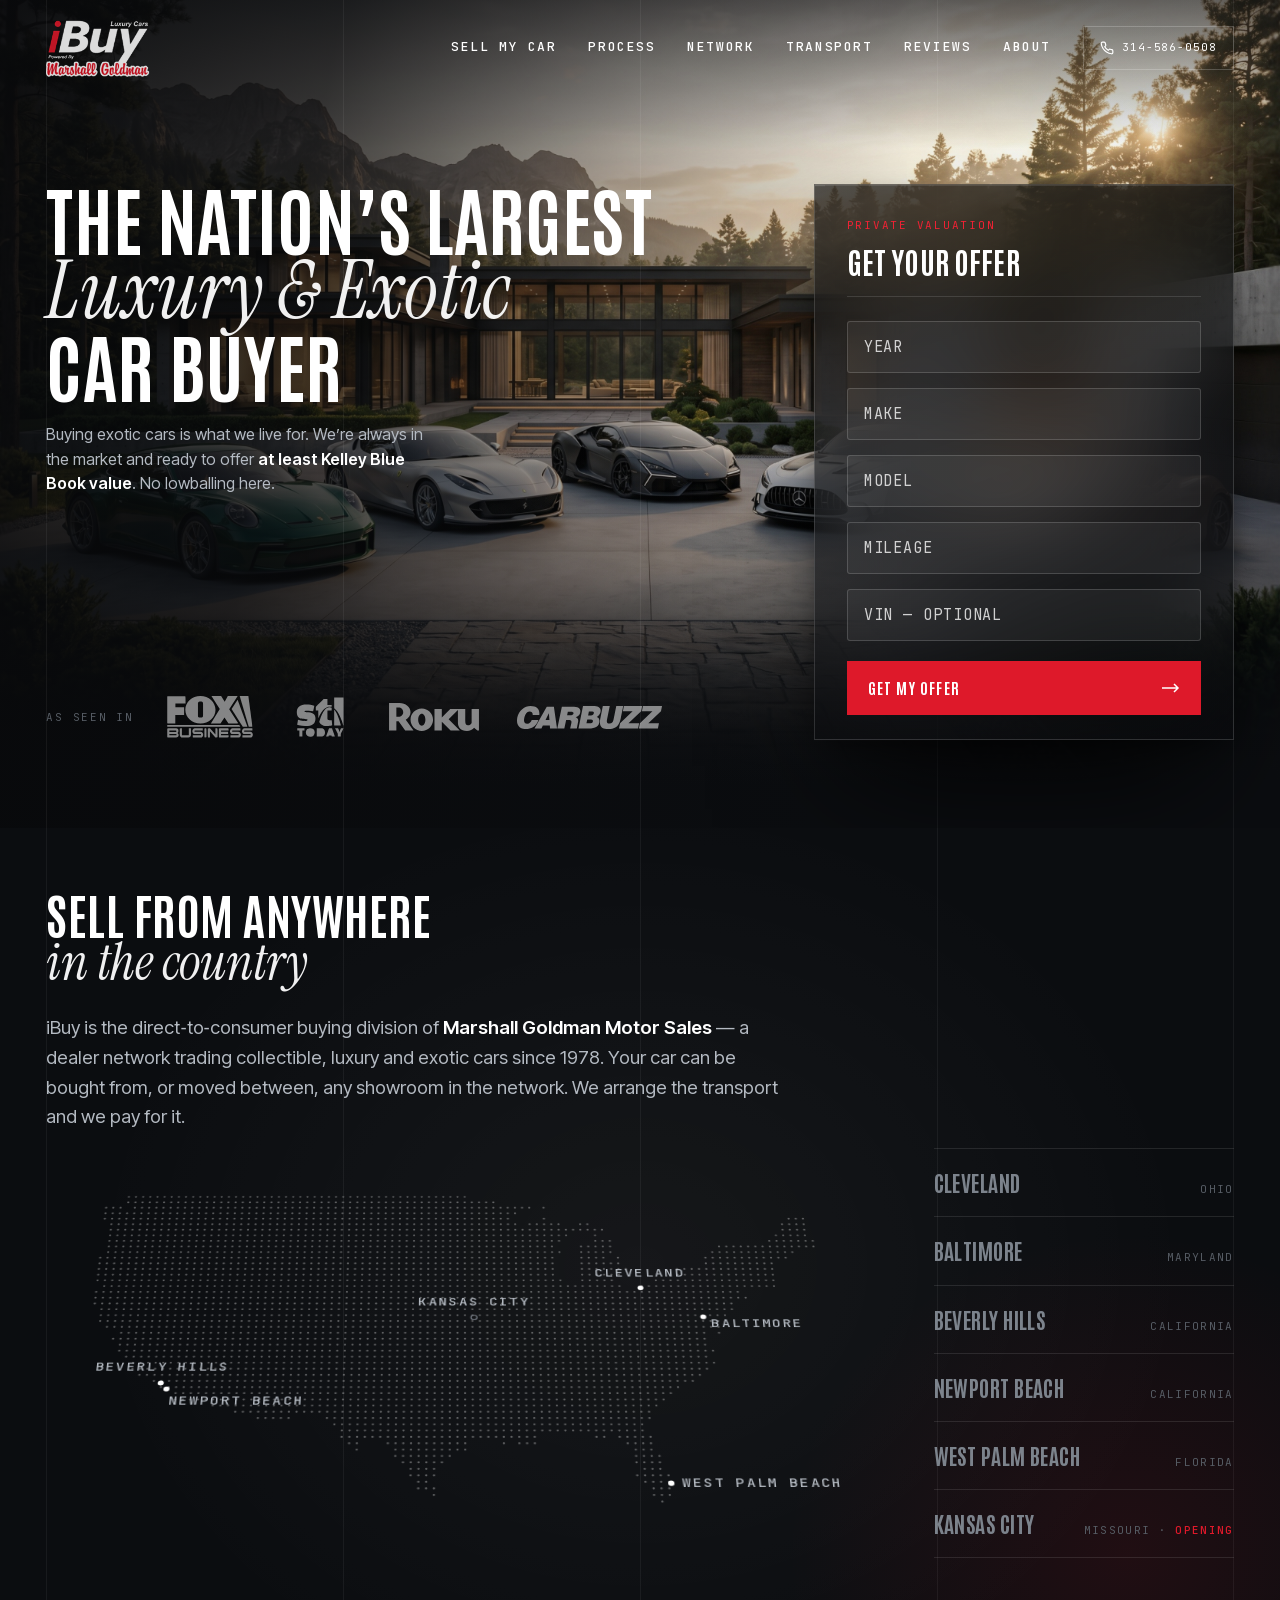
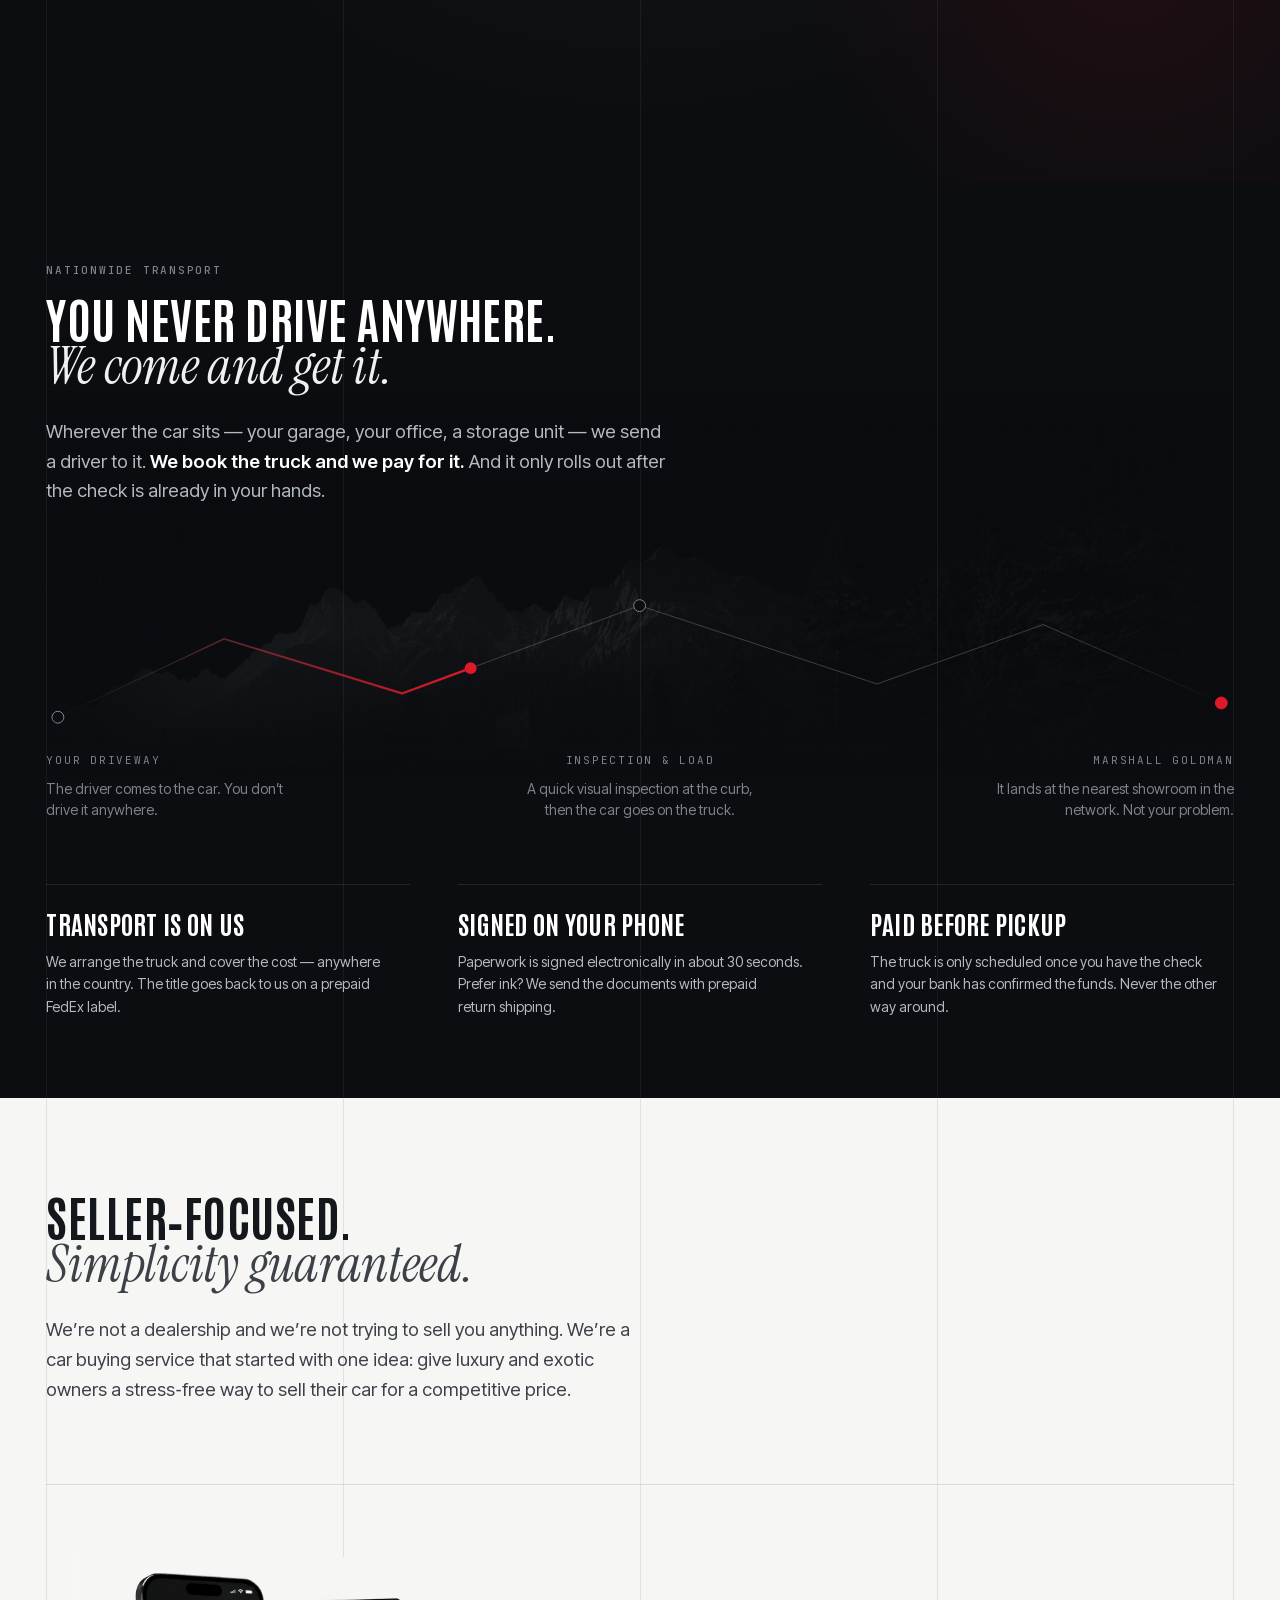
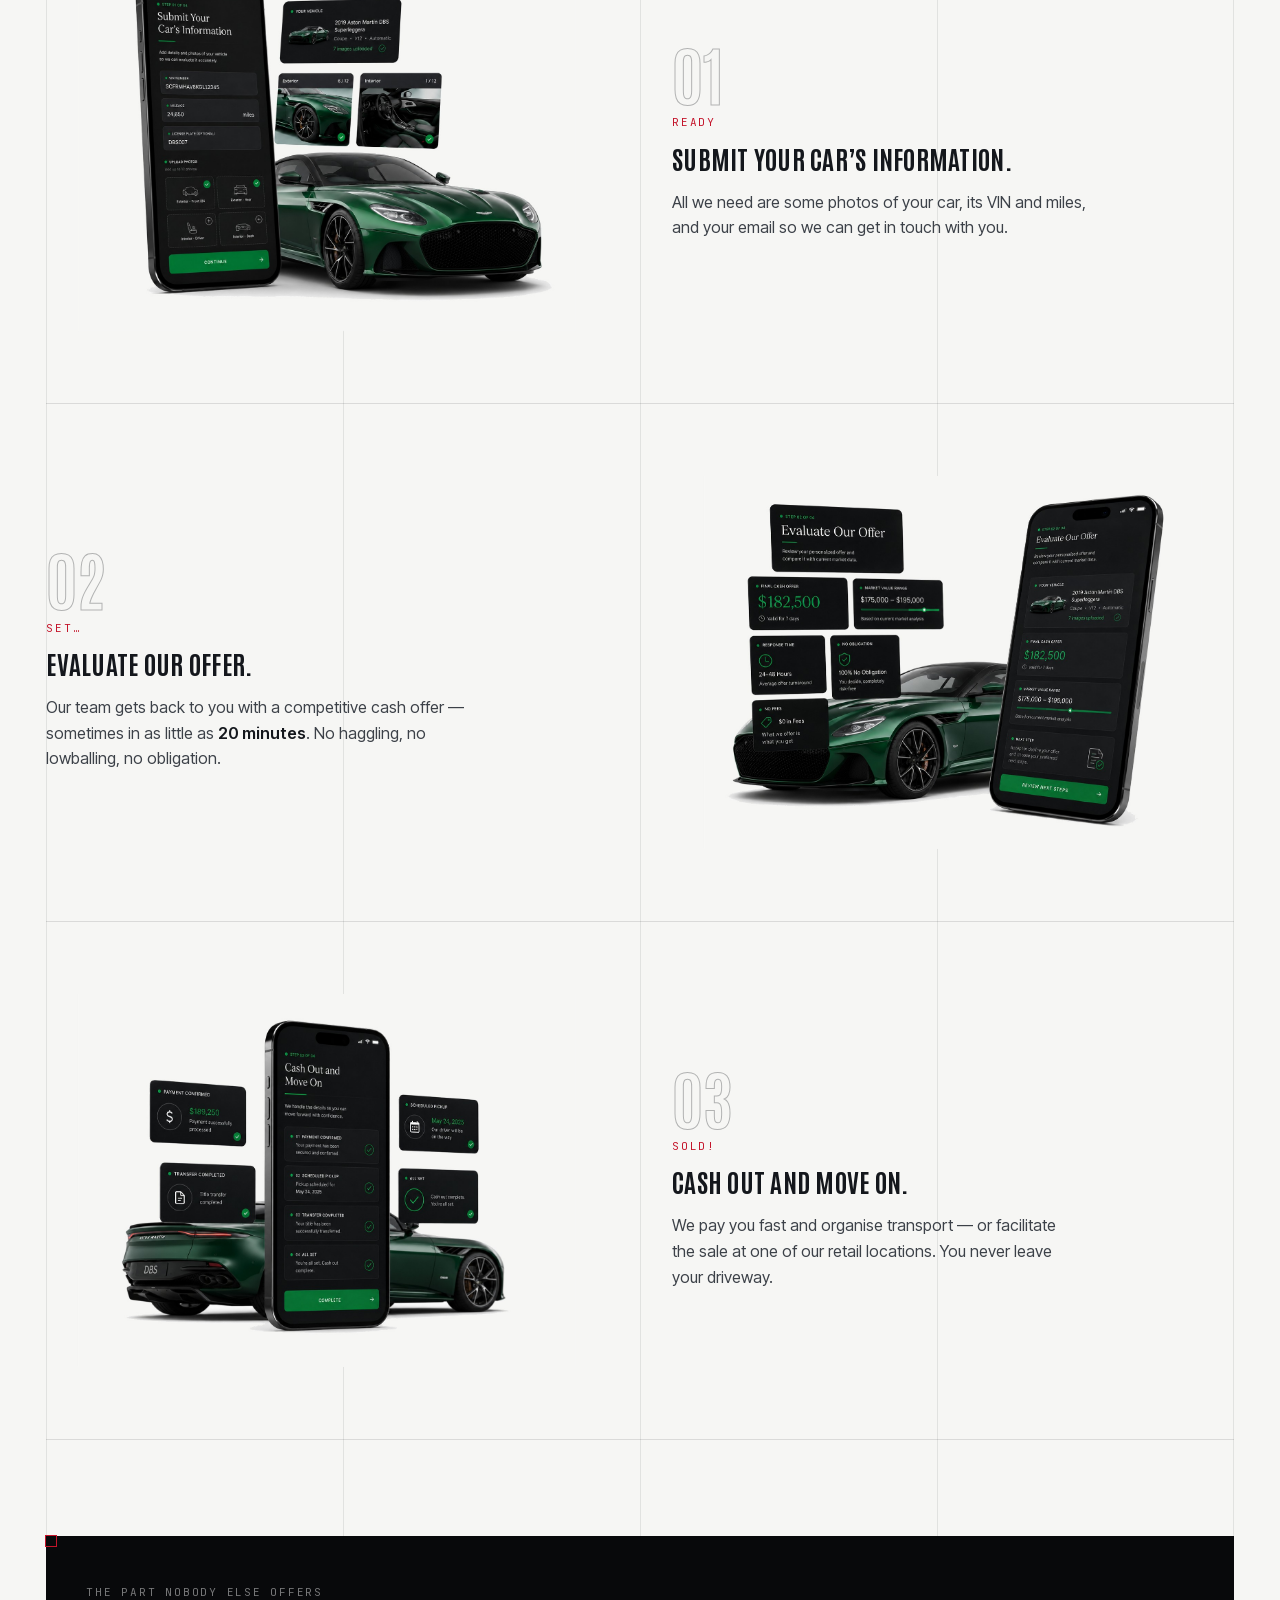
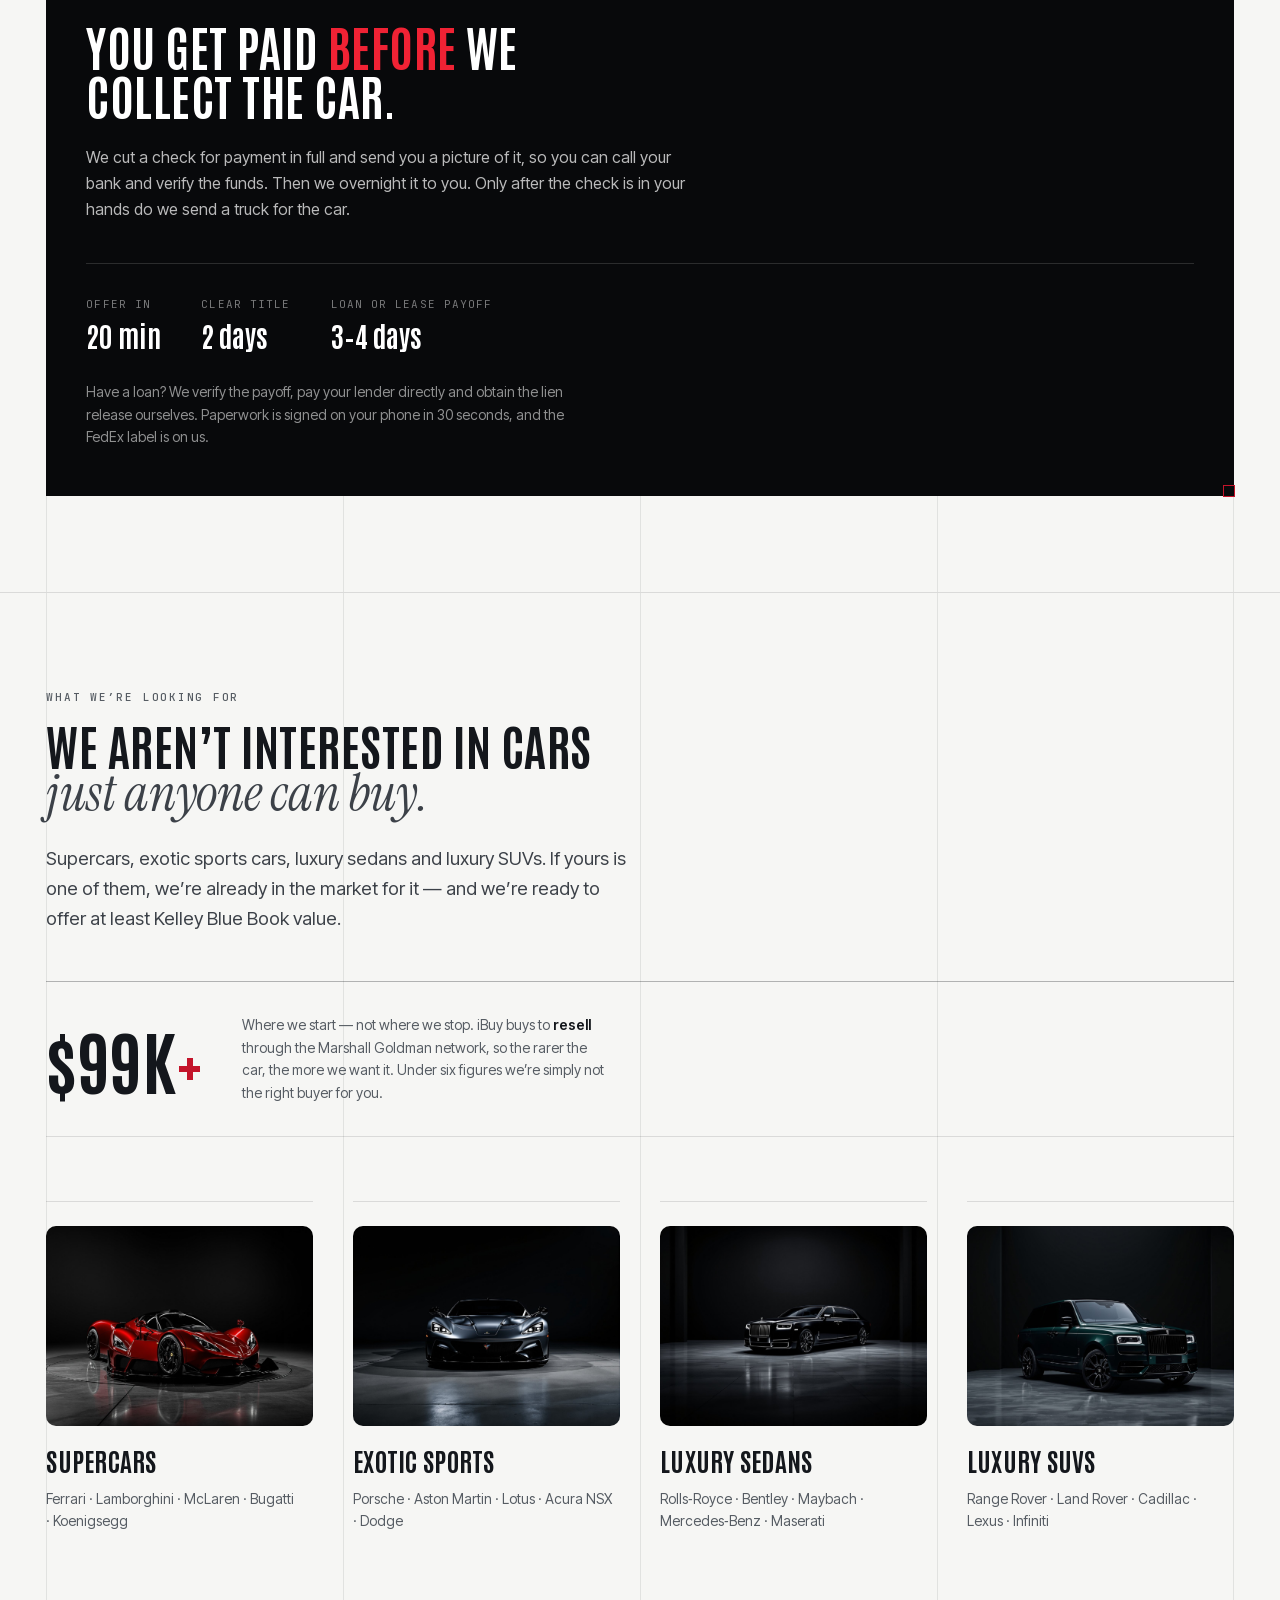
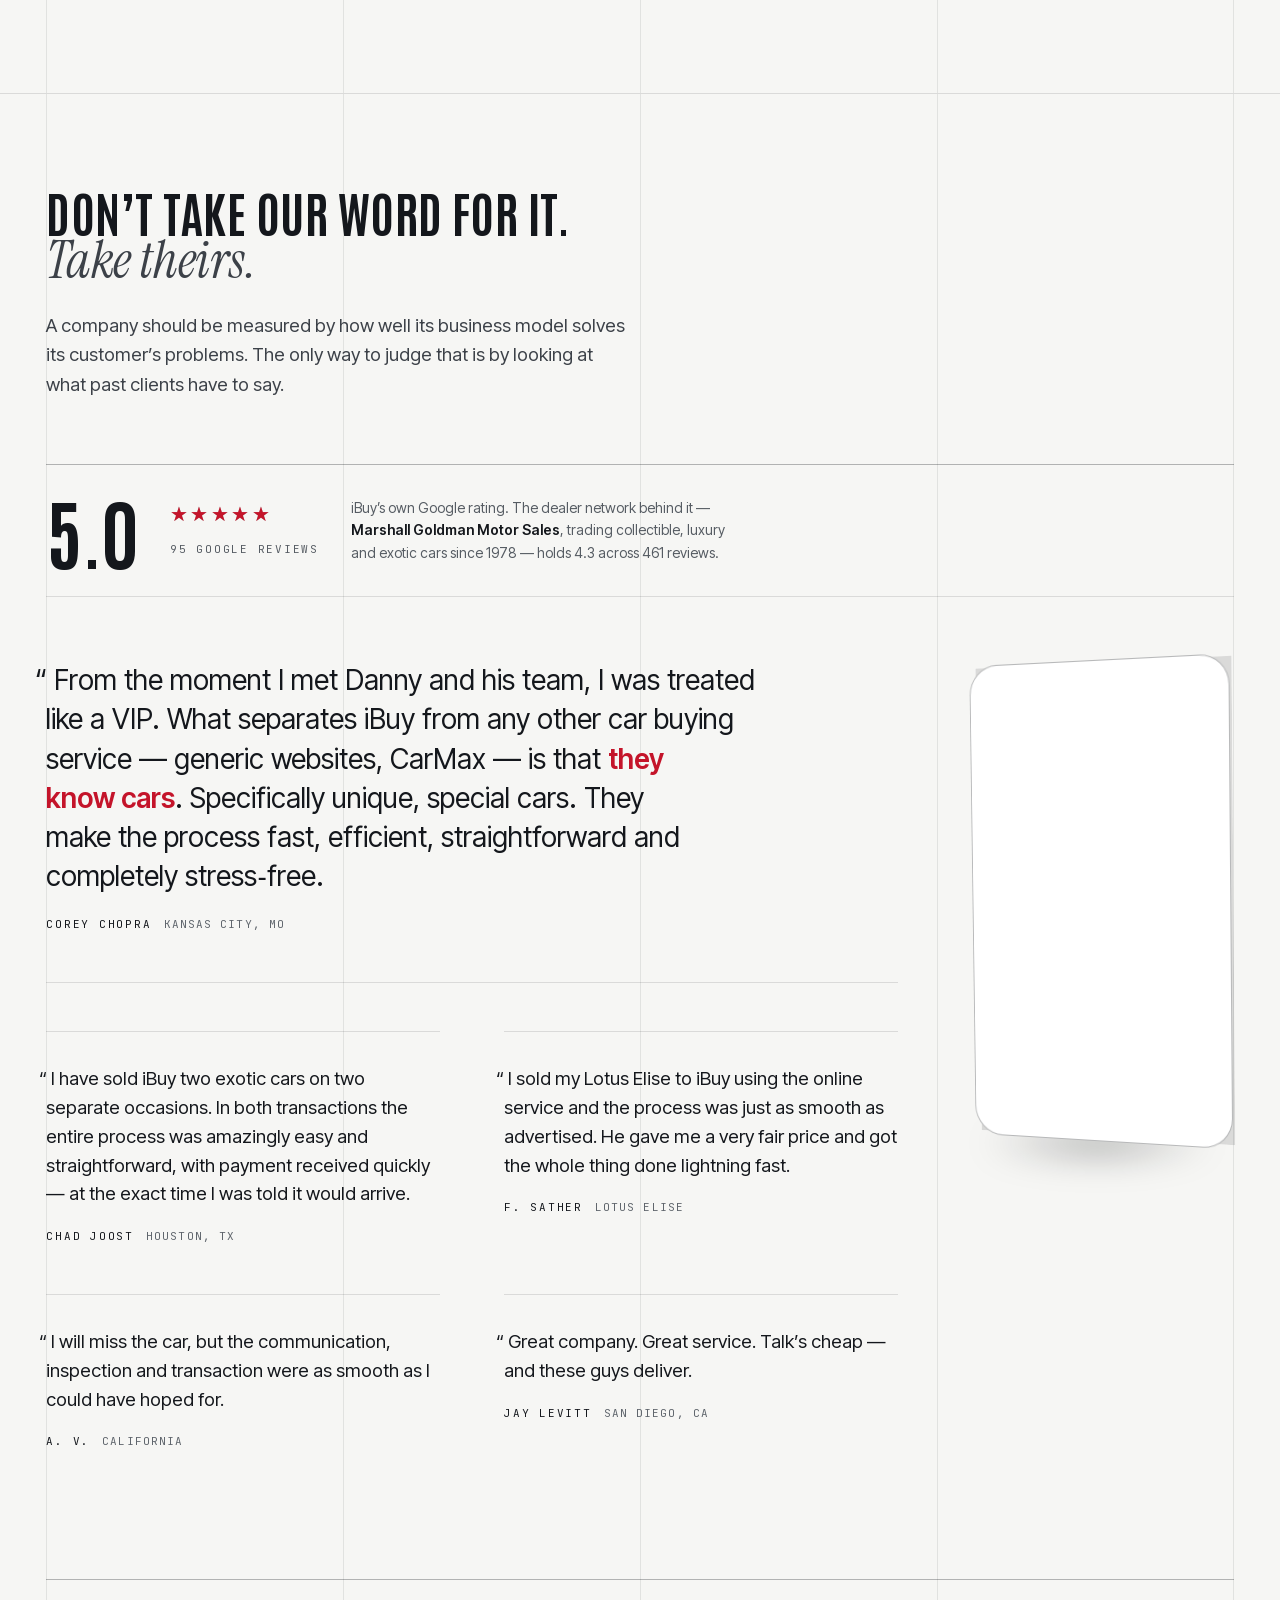
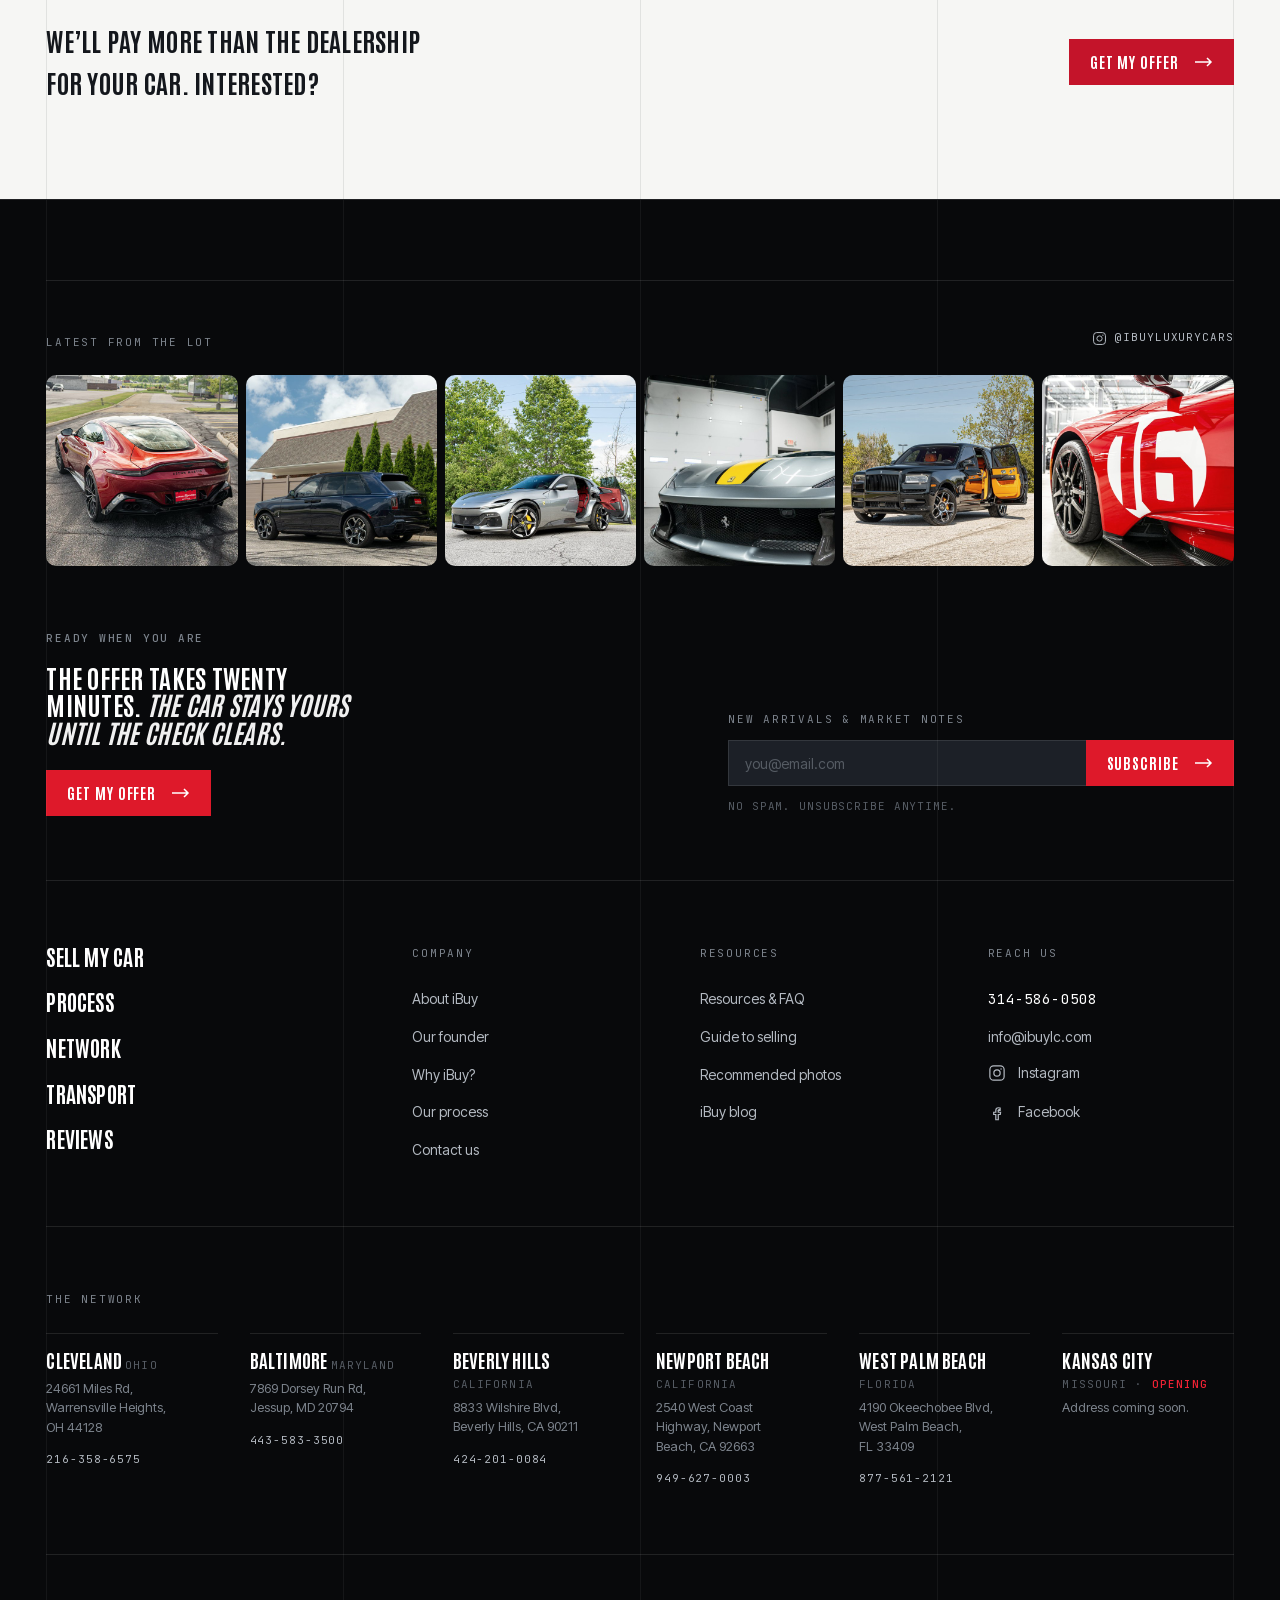
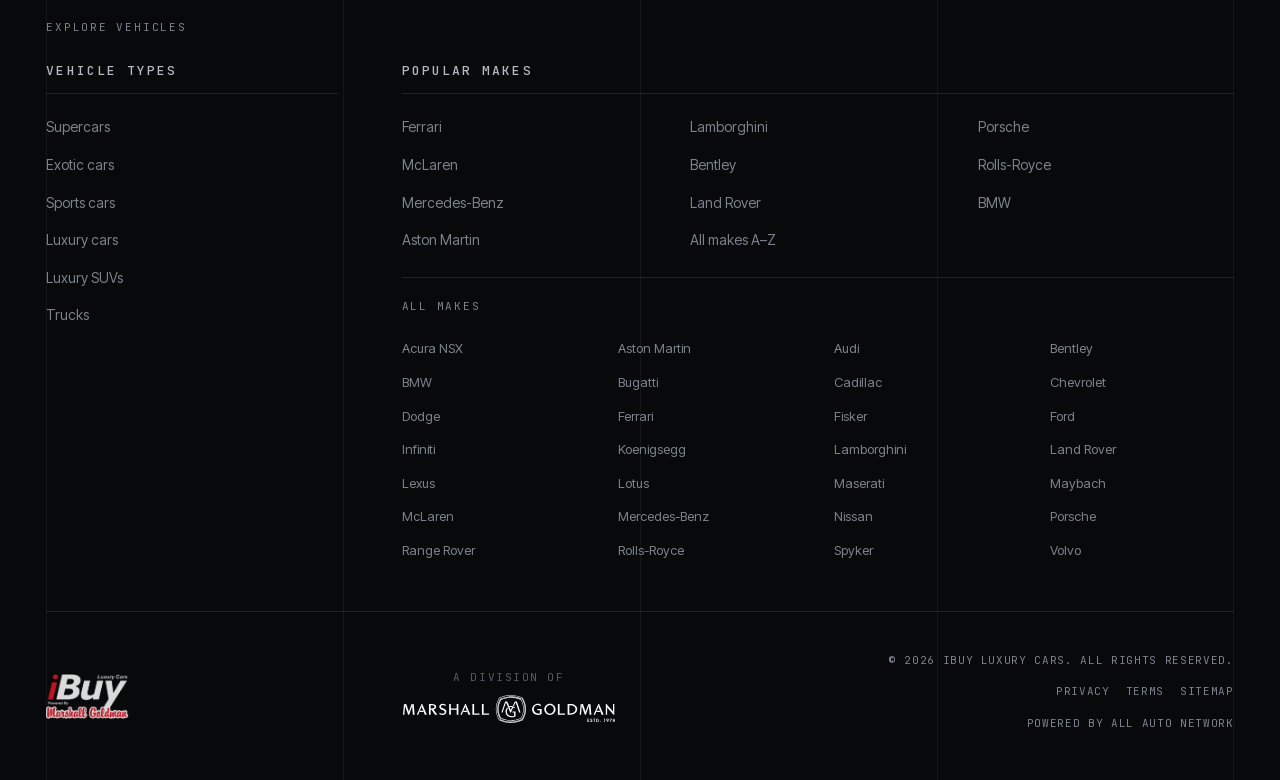
<file: index.html>
<!doctype html>
<html lang="en">
<head>
  <meta charset="utf-8">
  <meta name="viewport" content="width=device-width, initial-scale=1">
  <title>Sell Your Luxury or Exotic Car | iBuy Luxury Cars</title>
  <meta name="description" content="Get a real cash offer on your luxury or exotic car within 24 hours. iBuy Luxury Cars — a division of Marshall Goldman.">

  <!-- AAN stack: Bootstrap 4.0.0 + Owl 2.3.4 (kit-branded base) -->
  <link rel="stylesheet" href="vendor/theme.css">
  <link rel="stylesheet" href="vendor/owl.carousel.min.css">
  <link rel="stylesheet" href="vendor/owl.theme.default.min.css">
  <!-- iBuy Phase-2 kit install (self-hosted fonts declared inside) -->
  <link rel="stylesheet" href="css/custom.css">
</head>
<body>
  <a class="skip-link" href="#main">Skip to content</a>

  <!-- ======================================================================
       HEADER
       ====================================================================== -->
  <header class="header" id="header">
    <div class="container header__inner">

      <a class="header__logo" href="/" aria-label="iBuy Luxury Cars — home">
        <img src="assets/img/logo.png" alt="iBuy Luxury Cars, powered by Marshall Goldman" width="183" height="102">
      </a>

      <nav class="header__nav" aria-label="Main">
        <a class="header__link" href="#quote-form">Sell my car</a>
        <a class="header__link" href="#process">Process</a>
        <a class="header__link" href="#network">Network</a>
        <a class="header__link" href="#transport">Transport</a>
        <a class="header__link" href="#reviews">Reviews</a>
        <a class="header__link" href="about.html">About</a>
      </nav>

      <a class="header__phone" href="tel:+13145860508">
        <svg viewBox="0 0 24 24" fill="none" stroke="currentColor" stroke-width="2" stroke-linecap="round" stroke-linejoin="round" aria-hidden="true">
          <path d="M22 16.92v3a2 2 0 0 1-2.18 2 19.79 19.79 0 0 1-8.63-3.07 19.5 19.5 0 0 1-6-6 19.79 19.79 0 0 1-3.07-8.67A2 2 0 0 1 4.11 2h3a2 2 0 0 1 2 1.72c.13.96.36 1.9.7 2.81a2 2 0 0 1-.45 2.11L8.09 9.91a16 16 0 0 0 6 6l1.27-1.27a2 2 0 0 1 2.11-.45c.9.34 1.85.57 2.81.7A2 2 0 0 1 22 16.92z"/>
        </svg>
        <span>314-586-0508</span>
      </a>

      <button class="header__burger" type="button" aria-label="Open menu" aria-expanded="false">
        <svg width="18" height="12" viewBox="0 0 18 12" fill="none" stroke="currentColor" stroke-width="1.5" aria-hidden="true">
          <path d="M0 1h18M0 6h18M0 11h18"/>
        </svg>
      </button>

    </div>
  </header>

  <main id="main">

    <!-- ====================================================================
         SECTION 01 — HERO
         Слева обещание, справа форма. Внизу пресса + подсказка скролла.
         ==================================================================== -->
    <section class="hero" aria-labelledby="hero-title">

      <!-- Клиент просил кинематографичный видео-герой; съёмка будет, когда
           достроят объект. Разметка уже видео-готовая: пока источника нет,
           браузер показывает poster — тот же кадр. Придёт footage — добавляем
           <source>, и больше ничего не трогаем. -->
      <div class="hero__media">
        <video poster="assets/img/hero-lineup.jpg"
               autoplay muted loop playsinline preload="none"
               aria-label="A lineup of luxury and exotic cars parked at a modern estate at sunset.">
          <!-- <source src="assets/video/hero.webm" type="video/webm"> -->
          <!-- <source src="assets/video/hero.mp4"  type="video/mp4"> -->
        </video>
      </div>

      <div class="hero__scrim" aria-hidden="true"></div>

      <!-- Колоночная сетка — видимая конструкция кадра -->
      <div class="hero__grid" aria-hidden="true">
        <span></span><span></span><span></span><span></span>
      </div>

      <!-- ЗЕМЛЯ.
           Телеметрия лежит на бетоне перед машинами, в перспективе — как цифры
           на поле в elemets.jpg и подписи по рельефу в MAP.jpg. Не наклейка
           поверх кадра: буквы живут в его пространстве.
           Вырез машин для этого не нужен — земля и так перед ними. -->
      <!-- Пустая в покое. Оживает только под цифру: наведение на машину или
           оценка. Дежурный текст тут был дублем секции 02 (она делает то же,
           но по-настоящему — картой) и просто лежал поперёк машин. -->
      <div class="hero__ground" aria-hidden="true">
        <div class="ground__plane">
          <p class="ground__line" data-slot="ground-label"></p>
          <p class="ground__figure" data-slot="ground-figure"></p>
          <p class="ground__line ground__line--sub" data-slot="ground-sub"></p>
        </div>
      </div>

      <div class="container hero__inner">

        <!-- Левая колонка -->
        <div class="hero__copy">

          <h1 class="hero__title" id="hero-title" data-rise="side">
            The Nation&rsquo;s Largest
            <em>Luxury &amp; Exotic</em>
            Car Buyer
          </h1>

          <!-- Текст с оригинала (ibuylc.com), сжатый. Свой лид я выбросил:
               у клиента формулировки точнее и это его голос, а не мой. -->
          <p class="hero__lead" data-rise>
            Buying exotic cars is what we live for. We&rsquo;re always in the market
            and ready to offer <strong>at least Kelley Blue Book value</strong>.
            No lowballing here.
          </p>

          <!-- TRUST BAR живёт в левой колонке и прижат к её низу (margin-top:
               auto). Колонка тянется до высоты формы, поэтому нижняя линия
               логотипов совпадает с нижним краем формы сама — без подгонки
               отступами, которая ломалась бы при смене высоты формы.

               Векторы Alex'а, прогнанные через svgo: было ~1 МБ, стало 20 КБ
               (Fox весил 712 КБ; Roku — 268 КБ, внутри семь base64-растров и
               ни одного viewBox). У Post-Dispatch снята красная подложка: иначе
               при перекраске в белый он превращался в сплошной прямоугольник.

               Цвет задаётся из CSS (filter), а не в файлах: логотипы обязаны
               быть монохромными, иначе фиолетовый Roku, красный CarBuzz и
               зелёный Trustpilot устроят радугу и подерутся с нашим
               единственным акцентом. -->
          <div class="trust" data-rise>
            <p class="trust__label">As seen in</p>
            <ul class="trust__list">
              <li><img class="trust__logo trust__logo--fox"  src="assets/img/logos/fox-business.svg"  alt="Fox Business"></li>
              <li><img class="trust__logo trust__logo--stl"  src="assets/img/logos/post-dispatch.svg" alt="St. Louis Post-Dispatch"></li>
              <li><img class="trust__logo trust__logo--roku" src="assets/img/logos/roku.svg"          alt="Roku"></li>
              <li><img class="trust__logo trust__logo--buzz" src="assets/img/logos/carbuzz.svg"       alt="CarBuzz"></li>

              <!-- TRUSTPILOT ОТКЛЮЧЁН. Проверено 13.07.2026 на самом Trustpilot:
                   у ibuylc.com профиль заявлен с июня 2021, но отзывов — НОЛЬ.
                   Страница так и называется: «Be the first to review ibuylc.com».
                   Логотип здесь обещал бы соцдоказательство, которого нет, а тот,
                   кто кликнет, упрётся в пустой профиль. Хуже, чем не иметь его.

                   Клиент в брифе просит GOOGLE Reviews — вот там отзывы реальные.
                   Появятся отзывы на Trustpilot — раскомментировать.

              <li><img class="trust__logo trust__logo--trust" src="assets/img/logos/trustpilot.svg" alt="Trustpilot"></li>
              -->
            </ul>
          </div>

        </div>

        <!-- Правая колонка: форма. Смысл всей секции.
             На текущем сайте она есть только на главной — на 30 SEO-лендингах
             формы нет вообще. -->
        <div class="quote" data-rise>

          <div class="quote__head">
            <p class="quote__eyebrow">Private valuation</p>
            <h2 class="quote__title">Get your offer</h2>
          </div>

          <form class="quote__form" id="quote-form" novalidate>

            <div class="quote__grid">

              <div class="field">
                <label class="field__label" for="q-year">Year</label>
                <input class="field__input" id="q-year" name="year" type="text"
                       inputmode="numeric" autocomplete="off" placeholder="Year" required>
                <span class="field__error" data-error-for="q-year" aria-live="polite"></span>
              </div>

              <div class="field">
                <label class="field__label" for="q-make">Make</label>
                <input class="field__input" id="q-make" name="make" type="text"
                       autocomplete="off" placeholder="Make" required>
                <span class="field__error" data-error-for="q-make" aria-live="polite"></span>
              </div>

              <div class="field">
                <label class="field__label" for="q-model">Model</label>
                <input class="field__input" id="q-model" name="model" type="text"
                       autocomplete="off" placeholder="Model" required>
                <span class="field__error" data-error-for="q-model" aria-live="polite"></span>
              </div>

              <div class="field">
                <label class="field__label" for="q-mileage">Mileage</label>
                <input class="field__input" id="q-mileage" name="mileage" type="text"
                       inputmode="numeric" autocomplete="off" placeholder="Mileage" required>
                <span class="field__error" data-error-for="q-mileage" aria-live="polite"></span>
              </div>

              <div class="field field--full">
                <label class="field__label" for="q-vin">
                  VIN <span class="field__optional">— optional</span>
                </label>
                <input class="field__input" id="q-vin" name="vin" type="text"
                       autocomplete="off" placeholder="VIN — optional">
                <span class="field__error" data-error-for="q-vin" aria-live="polite"></span>
              </div>

            </div>

            <button class="btn-1 btn-block" type="submit">
              Get my offer
              <svg width="18" height="10" viewBox="0 0 18 10" fill="none" stroke="currentColor" stroke-width="1.5" aria-hidden="true">
                <path d="M0 5h16M12 1l4 4-4 4"/>
              </svg>
            </button>

          </form>

        </div>

      </div>

      <!-- ====================================================================
           ВРЕМЕННО ОТКЛЮЧЕНО: приборный блок + лента выкупленных машин.
           На их месте сейчас trust bar (ниже).

           Живая оценка на бетоне при этом ПРОДОЛЖАЕТ работать: в main.js узлы
           readout и lineup стали необязательными. Раскомментируешь — оживёт
           обратно, править JS не нужно.

           ВНИМАНИЕ: внутри блока не должно быть вложенных комментариев и даже
           упоминания закрывающей последовательности. HTML-комментарии не
           вкладываются: первая же такая последовательность закроет внешний
           комментарий, часть разметки оживёт, а её остаток вылезет на страницу
           текстом. Ровно на это здесь уже наступили дважды.

      <div class="instrument">

        <div class="readout" id="readout" aria-live="polite">

          <div class="readout__pane is-active" data-pane="default">
            <ul class="readout__stats">
              <li><b>24 h</b><span>Cash offer</span></li>
              <li><b>KBB+</b><span>Minimum value</span></li>
              <li><b>50</b><span>States covered</span></li>
            </ul>
          </div>

          <div class="readout__pane" data-pane="car">
            <p class="readout__name" data-slot="name"></p>
            <dl class="readout__grid">
              <div><dt>Paid</dt><dd data-slot="paid"></dd></div>
              <div><dt>Acquired</dt><dd data-slot="where"></dd></div>
              <div><dt>Offer in</dt><dd data-slot="time"></dd></div>
            </dl>
          </div>

          <div class="readout__pane" data-pane="estimate">
            <p class="readout__name">
              Estimated offer
              <b class="readout__status" data-slot="status">Computing</b>
            </p>
            <p class="readout__figure" data-slot="range">&mdash;</p>
            <p class="readout__compare" data-slot="compare"></p>
          </div>

        </div>

        <div class="lineup">
          <span class="lineup__label">Recently acquired</span>

          <ul class="lineup__list" id="lineup">
            <li>
              <button class="lineup__item" type="button"
                      data-name="Ferrari 812 Superfast &mdash; 2021 &middot; 4,200 mi"
                      data-paid="$289,000" data-where="Beverly Hills" data-time="19 hours">
                812 Superfast
              </button>
            </li>
            <li>
              <button class="lineup__item" type="button"
                      data-name="Lamborghini Revuelto &mdash; 2024 &middot; 1,100 mi"
                      data-paid="$561,000" data-where="Newport Beach" data-time="11 hours">
                Revuelto
              </button>
            </li>
            <li>
              <button class="lineup__item" type="button"
                      data-name="Mercedes-AMG GT Black Series &mdash; 2022 &middot; 6,800 mi"
                      data-paid="$342,000" data-where="Cleveland" data-time="22 hours">
                AMG GT Black
              </button>
            </li>
            <li>
              <button class="lineup__item" type="button"
                      data-name="Porsche 911 GT3 Touring &mdash; 2023 &middot; 3,400 mi"
                      data-paid="$237,000" data-where="Kansas City" data-time="14 hours">
                911 GT3
              </button>
            </li>
            <li>
              <button class="lineup__item" type="button"
                      data-name="McLaren 720S Spider &mdash; 2021 &middot; 8,900 mi"
                      data-paid="$258,000" data-where="Maryland" data-time="16 hours">
                720S Spider
              </button>
            </li>
          </ul>
        </div>

      </div>

           ==================================================================== -->

    </section>


    <!-- ====================================================================
         SECTION 02 — NETWORK
         Требования клиента №3 и №4: сеть Marshall Goldman и перегон машин
         между локациями + доставка по стране.

         Адреса и телефоны — НАСТОЯЩИЕ, сняты с marshallgoldman.com.
         Kansas City клиент назвал в брифе, но на сайте Marshall Goldman его
         нет — вероятно, это и есть тот «новый объект, который достраивается».
         Адрес ему не выдуман: помечен как открывающийся.
         ==================================================================== -->
    <!-- ТЁМНАЯ. Карта работает кадром — светящиеся точки, дуги перегона, пинг
         источника — и на светлом теряет всю драму. Светлое начинается со
         следующей секции (см. .aan-section--light в tokens.css). -->
    <section class="network" id="network" aria-labelledby="network-title">

      <!-- Колоночная сетка. Та же, что в герое: конструкция листа идёт насквозь. -->
      <div class="gridlines" aria-hidden="true">
        <span></span><span></span><span></span><span></span>
      </div>
      <div class="container">

        <header class="network__head">
          <h2 class="network__title" id="network-title" data-rise="side">
            Sell from anywhere
            <em>in the country</em>
          </h2>

          <p class="network__lead" data-rise>
            iBuy is the direct&#8209;to&#8209;consumer buying division of
            <strong>Marshall Goldman Motor Sales</strong> &mdash; a dealer network
            trading collectible, luxury and exotic cars since 1978. Your car can be
            bought from, or moved between, any showroom in the network. We arrange
            the transport and we pay for it.
          </p>
        </header>

        <div class="network__body">

          <!-- Карта. Наклонена в перспективе: плоская читается как схема,
               наклонённая — как местность. Приём тот же, что у «земли» в герое.

               ДВА СЛОЯ, и это принципиально:
               · .map__stage — наклонён. В нём точки страны (canvas) и маркеры
                 с подписями (SVG). Подписи ложатся НА местность, кольца пинга
                 становятся эллипсами — так и должно быть на плоскости в перспективе.
               · .map__air — НЕ наклонён, лежит поверх. В нём дуги перегона.
                 Если бы они жили в наклонённой плоскости, то легли бы на землю
                 крашеными полосами. В отдельном слое они выгибаются НАД страной —
                 и только тогда читаются как маршруты.

               Концы дуг берутся из реальных экранных координат маркеров после
               3D-трансформа (см. network.js), а не считаются заново. -->
          <figure class="map">

            <div class="map__stage">
              <canvas class="map__dots" aria-hidden="true"></canvas>

              <svg class="map__svg" viewBox="0 0 1000 528" role="img"
                   aria-label="Map of the United States showing Marshall Goldman showrooms in Cleveland, Baltimore, Beverly Hills, Newport Beach, West Palm Beach, and a new Kansas City location.">
                <g class="map__markers">
                <g class="marker" data-city="cleveland" transform="translate(748.1 172.9)">
                  <circle class="marker__ping" r="4"></circle>
                  <circle class="marker__ping" r="4"></circle>
                  <circle class="marker__ping" r="4"></circle>
                  <circle class="marker__halo" r="14"></circle>
                  <circle class="marker__dot" r="4"></circle>
                  <text class="marker__label" x="0" y="-20">Cleveland</text>
                </g>
                <g class="marker" data-city="baltimore" transform="translate(830.2 222.7)">
                  <circle class="marker__ping" r="4"></circle>
                  <circle class="marker__ping" r="4"></circle>
                  <circle class="marker__ping" r="4"></circle>
                  <circle class="marker__halo" r="14"></circle>
                  <circle class="marker__dot" r="4"></circle>
                  <text class="marker__label" x="10" y="18">Baltimore</text>
                </g>
                <g class="marker" data-city="beverlyHills" transform="translate(109.2 333.3)">
                  <circle class="marker__ping" r="4"></circle>
                  <circle class="marker__ping" r="4"></circle>
                  <circle class="marker__ping" r="4"></circle>
                  <circle class="marker__halo" r="14"></circle>
                  <circle class="marker__dot" r="4"></circle>
                  <text class="marker__label" x="0" y="-20">Beverly Hills</text>
                </g>
                <g class="marker" data-city="newportBeach" transform="translate(117.4 343)">
                  <circle class="marker__ping" r="4"></circle>
                  <circle class="marker__ping" r="4"></circle>
                  <circle class="marker__ping" r="4"></circle>
                  <circle class="marker__halo" r="14"></circle>
                  <circle class="marker__dot" r="4"></circle>
                  <text class="marker__label" x="4" y="26">Newport Beach</text>
                </g>
                <g class="marker" data-city="westPalmBeach" transform="translate(772.5 492)">
                  <circle class="marker__ping" r="4"></circle>
                  <circle class="marker__ping" r="4"></circle>
                  <circle class="marker__ping" r="4"></circle>
                  <circle class="marker__halo" r="14"></circle>
                  <circle class="marker__dot" r="4"></circle>
                  <text class="marker__label" x="14" y="6">West Palm Beach</text>
                </g>
                <g class="marker marker--soon" data-city="kansasCity" transform="translate(521.9 223.8)">
                  <circle class="marker__ping" r="4"></circle>
                  <circle class="marker__ping" r="4"></circle>
                  <circle class="marker__ping" r="4"></circle>
                  <circle class="marker__halo" r="14"></circle>
                  <circle class="marker__dot" r="4"></circle>
                  <text class="marker__label" x="0" y="-20">Kansas City</text>
                </g>
              </g>
              </svg>
            </div>

            <!-- Дуги перегона. Отдельный, НЕ наклонённый слой поверх плоскости —
                 иначе маршрут ляжет на землю. viewBox выставляется из JS
                 по реальному размеру карты в пикселях. -->
            <svg class="map__air" aria-hidden="true">
              <g class="map__arcs"></g>
            </svg>

          </figure>

          <!-- Список локаций -->
          <div class="network__side">
            <ul class="locs">

              <li>
                <button class="loc" type="button" data-city="cleveland"
                        data-name="Marshall Goldman Cleveland"
                        data-address="24661 Miles Rd, Warrensville Heights, OH 44128"
                        data-phone="216-358-6575">
                  <span class="loc__city">Cleveland</span>
                  <span class="loc__state">Ohio</span>
                </button>
              </li>

              <li>
                <button class="loc" type="button" data-city="baltimore"
                        data-name="Marshall Goldman Baltimore"
                        data-address="7869 Dorsey Run Rd, Jessup, MD 20794"
                        data-phone="443-583-3500">
                  <span class="loc__city">Baltimore</span>
                  <span class="loc__state">Maryland</span>
                </button>
              </li>

              <li>
                <button class="loc" type="button" data-city="beverlyHills"
                        data-name="Marshall Goldman Beverly Hills"
                        data-address="8833 Wilshire Blvd, Beverly Hills, CA 90211"
                        data-phone="424-201-0084">
                  <span class="loc__city">Beverly Hills</span>
                  <span class="loc__state">California</span>
                </button>
              </li>

              <li>
                <button class="loc" type="button" data-city="newportBeach"
                        data-name="Marshall Goldman Newport Beach"
                        data-address="2540 West Coast Highway, Newport Beach, CA 92663"
                        data-phone="949-627-0003">
                  <span class="loc__city">Newport Beach</span>
                  <span class="loc__state">California</span>
                </button>
              </li>

              <li>
                <button class="loc" type="button" data-city="westPalmBeach"
                        data-name="Marshall Goldman West Palm Beach"
                        data-address="4190 Okeechobee Blvd, West Palm Beach, FL 33409"
                        data-phone="877-561-2121">
                  <span class="loc__city">West Palm Beach</span>
                  <span class="loc__state">Florida</span>
                </button>
              </li>

              <li>
                <button class="loc loc--soon" type="button" data-city="kansasCity"
                        data-name="Marshall Goldman Kansas City"
                        data-address="Opening soon — address to be confirmed">
                  <span class="loc__city">Kansas City</span>
                  <span class="loc__state">Missouri &middot; <b>Opening</b></span>
                </button>
              </li>

            </ul>

            <!-- Панель раскрывается при наведении на локацию -->
            <div class="locpanel" aria-live="polite">
              <p class="locpanel__name" data-slot="loc-name"></p>
              <p class="locpanel__address" data-slot="loc-address"></p>
              <a class="locpanel__phone" data-slot="loc-phone" href="#"></a>
            </div>

          </div>

        </div>

      </div>
    </section>


    <!-- ====================================================================
         SECTION 03 — TRANSPORT   (тёмная)
         Требование клиента №4: национальный конcierge и перевозка.

         Стоит сразу после карты намеренно: карта обещает «продавайте откуда
         угодно», и первый вопрос человека — «а как машина доедет из моего
         двора в Кливленд?». Здесь ответ, а не общие слова про concierge.

         ВСЕ ФАКТЫ — с ibuylc.com/our-process/, дословно по смыслу:
         «We send a driver to grab the car», грузовик заказывают и оплачивают
         они, водитель осматривает машину на месте, титул уезжает по
         предоплаченной FedEx-наклейке, бумаги подписываются с телефона
         (PandaDoc). Условия доставки — не то место, где можно выдумывать.
         ==================================================================== -->
    <section class="transport" id="transport" aria-labelledby="transport-title">

      <div class="gridlines" aria-hidden="true">
        <span></span><span></span><span></span><span></span>
      </div>

      <div class="container">

        <header class="transport__head">
          <p class="eyebrow">Nationwide transport</p>
          <h2 class="transport__title" id="transport-title" data-rise="side">
            You never drive anywhere.
            <em>We come and get it.</em>
          </h2>
          <p class="transport__lead" data-rise>
            Wherever the car sits &mdash; your garage, your office, a storage unit &mdash;
            we send a driver to it. <strong>We book the truck and we pay for it.</strong>
            And it only rolls out after the check is already in your hands.
          </p>
        </header>

        <!-- МАРШРУТ — ДУГА, а не прямая. Прямая читалась как полоса загрузки;
             дуга рифмуется с перегонами на карте выше (они там тоже выгнуты) и
             сразу говорит «это перелёт через страну», а не «шаг 1-2-3».

             Всё внутри SVG: и кривая, и точки, и каретка. Иначе не сходится —
             точка на прямой держится процентами, а на кривой её положение надо
             брать с самого пути. Каретку ведёт animateMotion по <mpath>: она
             идёт ровно по нарисованной линии при любой ширине экрана.

             Хвост — три «призрака», отстающих на 0.12/0.24/0.36с. На перегоне
             они растягиваются за кареткой в след, а на остановке догоняют её и
             сливаются — хвост пропадает сам, без отдельной анимации. -->
        <div class="rail" data-rise>

          <!-- Пейзаж ПОД маршрутом: каретка едет по горам, а не по пустоте.
               Кадр тот же, что в герое, только ночью — страница возвращается
               туда, откуда началась.

               Края растворены маской, поверх лежит скрим: подписи остановок
               идут прямо по кадру, и без него они бы тонули в кустах. -->
          <div class="rail__bg" aria-hidden="true">
            <img src="assets/img/transportation.png"
                 alt="" width="1920" height="805" loading="lazy">
          </div>

          <svg class="rail__svg" viewBox="0 0 1000 140" fill="none" aria-hidden="true">
            <defs>
              <!-- Линия растворяется к краям: маршрут приходит извне кадра и
                   уходит дальше — ровно то, что значит «по всей стране». -->
              <linearGradient id="rail-fade" x1="0" y1="0" x2="1" y2="0">
                <stop offset="0"    stop-color="currentColor" stop-opacity="0"/>
                <stop offset="0.14" stop-color="currentColor" stop-opacity="1"/>
                <stop offset="0.86" stop-color="currentColor" stop-opacity="1"/>
                <stop offset="1"    stop-color="currentColor" stop-opacity="0"/>
              </linearGradient>

              <!-- ЗАТУХАНИЕ СЛЕДА. Градиента ВДОЛЬ пути в SVG не существует —
                   линейный идёт по осям, а не по кривой. Поэтому хвост гасим не
                   обводкой, а МАСКОЙ: горизонтальный градиент, который едет
                   вместе с кареткой (x2 — её координата, x1 — на 260 позади).

                   Координаты головы посчитаны по времени, а не взяты линейно:
                   на ломаной длина пути и координата x расходятся (сегменты
                   разного наклона), и «на глаз» градиент отставал бы от каретки
                   на перегибах. -->
              <linearGradient id="trace-fade" gradientUnits="userSpaceOnUse"
                              x1="-250" y1="0" x2="10" y2="0">
                <stop offset="0" stop-color="#fff" stop-opacity="0"/>
                <stop offset="1" stop-color="#fff" stop-opacity="1"/>
                <animate attributeName="x2" dur="8s" repeatCount="indefinite" calcMode="linear"
                         keyTimes="0;0.125;0.1594;0.1938;0.2281;0.2625;0.2969;0.3313;0.3656;0.4;0.525;0.5594;0.5938;0.6281;0.6625;0.6969;0.7313;0.7656;0.8;1"
                         values="10; 10; 69; 129; 190; 253; 315; 376; 438; 499; 499; 561; 624; 686; 748; 809; 870; 930; 990; 990"/>
                <animate attributeName="x1" dur="8s" repeatCount="indefinite" calcMode="linear"
                         keyTimes="0;0.125;0.1594;0.1938;0.2281;0.2625;0.2969;0.3313;0.3656;0.4;0.525;0.5594;0.5938;0.6281;0.6625;0.6969;0.7313;0.7656;0.8;1"
                         values="-250; -250; -191; -131; -70; -7; 55; 116; 178; 239; 239; 301; 364; 426; 488; 549; 610; 670; 730; 730"/>
              </linearGradient>

              <mask id="trace-mask" maskUnits="userSpaceOnUse" x="0" y="0" width="1000" height="140">
                <rect x="0" y="0" width="1000" height="140" fill="url(#trace-fade)"/>
              </mask>
            </defs>

            <!-- ЛОМАНАЯ, а не гладкая дуга: маршрут прыгает по высотам, как
                 профиль перегона. Вершины между остановками — это не украшение,
                 а те самые «где-то там» между вашим двором и шоурумом.

                 Геометрия посчитана, а не подобрана: средняя остановка попадает
                 ровно на половину длины пути (0.5008), поэтому keyPoints каретки
                 остаются 0 / 0.5 / 1 и она встаёт точно в точку. -->
            <path id="rail-path" class="rail__curve"
                  d="M10 124 L150 58 L300 104 L500 30 L700 96 L840 46 L990 112"
                  stroke="url(#rail-fade)"/>

            <!-- Остановки сидят на вершинах ломаной: своя высота у каждой. -->
            <circle class="rail__ping"     cx="10"  cy="124" r="5" style="--i: 0"/>
            <circle class="rail__ping"     cx="500" cy="30"  r="5" style="--i: 1"/>
            <circle class="rail__ping"     cx="990" cy="112" r="5" style="--i: 2"/>

            <circle class="rail__stop" cx="10"  cy="124" r="5"/>
            <circle class="rail__stop" cx="500" cy="30"  r="5"/>
            <circle class="rail__stop rail__stop--end" cx="990" cy="112" r="5"/>

            <!-- СЛЕД. Два механизма, каждый делает своё:

                 1. dasharray/dashoffset — обрезают линию ВПЕРЕДИ каретки:
                    нарисован только пройденный участок. Доли те же, что у
                    каретки (0 → ½ → 1), поэтому голова линии всегда под ней.

                 2. Маска-градиент — гасит линию ПОЗАДИ: хвост длиной 260 плавно
                    уходит в ноль. Именно это даёт мягкий след вместо обрубка. -->
            <path class="rail__trace"
                  d="M10 124 L150 58 L300 104 L500 30 L700 96 L840 46 L990 112"
                  stroke-dasharray="1049"
                  mask="url(#trace-mask)">
              <animate attributeName="stroke-dashoffset" dur="8s" repeatCount="indefinite"
                       calcMode="linear" keyTimes="0;0.125;0.4;0.525;0.8;1"
                       values="1049; 1049; 524; 524; 0; 0"/>
            </path>

            <!-- Каретка. Держится 1с на каждой остановке: keyPoints повторяют
                 одно и то же значение, пока идёт стоянка. -->
            <circle class="rail__car" r="5" cx="0" cy="0">
              <animateMotion dur="8s" repeatCount="indefinite" calcMode="linear"
                             keyPoints="0;0;0.5;0.5;1;1" keyTimes="0;0.125;0.4;0.525;0.8;1">
                <mpath href="#rail-path"/>
              </animateMotion>
            </circle>
          </svg>

          <ol class="rail__stops">
            <li>
              <p class="rail__label">Your driveway</p>
              <p class="rail__note">
                The driver comes to the car. You don&rsquo;t drive it anywhere.
              </p>
            </li>
            <li>
              <p class="rail__label">Inspection &amp; load</p>
              <p class="rail__note">
                A quick visual inspection at the curb, then the car goes on the truck.
              </p>
            </li>
            <li>
              <p class="rail__label">Marshall Goldman</p>
              <p class="rail__note">
                It lands at the nearest showroom in the network. Not your problem.
              </p>
            </li>
          </ol>
        </div>

        <ul class="transport__facts" data-rise>
          <li>
            <h3 class="fact__title">Transport is on us</h3>
            <p class="fact__text">
              We arrange the truck and cover the cost &mdash; anywhere in the country.
              The title goes back to us on a prepaid FedEx label.
            </p>
          </li>
          <li>
            <h3 class="fact__title">Signed on your phone</h3>
            <p class="fact__text">
              Paperwork is signed electronically in about 30 seconds. Prefer ink?
              We send the documents with prepaid return shipping.
            </p>
          </li>
          <li>
            <h3 class="fact__title">Paid before pickup</h3>
            <p class="fact__text">
              The truck is only scheduled once you have the check and your bank has
              confirmed the funds. Never the other way around.
            </p>
          </li>
        </ul>

      </div>
    </section>


    <!-- ====================================================================
         SECTION 04 — HOW IT WORKS   (светлая)
         Требование клиента №4: прозрачный процесс.

         ВЕСЬ ТЕКСТ — с ibuylc.com/our-process/, ничего не выдумано.
         Фотографии — РЕАЛЬНЫЕ машины, выкупленные клиентом (ibuy-main/assets),
         водяной знак вырезан кадрированием. Оригиналы без знака надо запросить.

         Главное здесь — плашка «You get paid before we collect the car».
         Это их собственный порядок действий, закопанный в стену текста на
         странице, куда никто не заходит: чек приходит РАНЬШЕ эвакуатора.
         Ни один конкурент такого не обещает, а они об этом молчат.
         ==================================================================== -->
    <section class="process aan-section--light" id="process" aria-labelledby="process-title">

      <!-- Колоночная сетка. Та же, что в герое: конструкция листа идёт насквозь. -->
      <div class="gridlines" aria-hidden="true">
        <span></span><span></span><span></span><span></span>
      </div>
      <div class="container">

        <header class="process__head">
          <h2 class="process__title" id="process-title" data-rise="side">
            Seller&#8209;focused.
            <em>Simplicity guaranteed.</em>
          </h2>
          <p class="process__lead" data-rise>
            We&rsquo;re not a dealership and we&rsquo;re not trying to sell you anything.
            We&rsquo;re a car buying service that started with one idea: give luxury and
            exotic owners a stress&#8209;free way to sell their car for a competitive price.
          </p>
        </header>

        <ol class="steps">

          <li class="step">
            <!-- Финальная серия рендеров Alex'а (steps/final steps/). Три кадра
                 одного зелёного Aston DBS — единая серия под три шага. Фон
                 приведён к цвету секции: предмет на плашке, не в белой коробке.

                 object-fit: contain, а не cover: кадрирование срезало бы телефон,
                 ради которого рендер и взят. -->
            <figure class="step__media step__media--plate" data-rise="side">
              <img src="assets/img/steps/step-01-submit.jpg"
                   alt="A green Aston Martin DBS beside a phone showing the iBuy form: VIN, mileage and photos uploaded."
                   width="1448" height="1086" loading="lazy">
            </figure>
            <div class="step__body" data-rise>
              <p class="step__num">01</p>
              <p class="step__kicker">Ready</p>
              <h3 class="step__title">Submit your car&rsquo;s information.</h3>
              <p class="step__text">
                All we need are some photos of your car, its VIN and miles, and your
                email so we can get in touch with you.
              </p>
            </div>
          </li>

          <li class="step">
            <!-- ⚠️ ЦИФРЫ НА ЭКРАНЕ ВЫДУМАНЫ РЕНДЕРОМ: $182,500, вилка рынка,
                 «valid for 7 days». Двадцать минут (в тексте) — правда, их
                 заявление; суммы и срок оффера — нет. Перед показом клиенту
                 подтвердить или перерисовать. -->
            <figure class="step__media step__media--plate" data-rise="side-right">
              <img src="assets/img/steps/step-02-offer.jpg"
                   alt="A green Aston Martin DBS beside a phone showing the iBuy offer: final cash offer and market range."
                   width="1448" height="1086" loading="lazy">
            </figure>
            <div class="step__body" data-rise>
              <p class="step__num">02</p>
              <p class="step__kicker">Set&hellip;</p>
              <h3 class="step__title">Evaluate our offer.</h3>
              <p class="step__text">
                Our team gets back to you with a competitive cash offer &mdash;
                sometimes in as little as <strong>20 minutes</strong>. No haggling,
                no lowballing, no obligation.
              </p>
            </div>
          </li>

          <li class="step">
            <figure class="step__media step__media--plate" data-rise="side">
              <img src="assets/img/steps/step-03-collected.jpg"
                   alt="A green Aston Martin DBS beside a phone confirming payment, pickup date and title transfer complete."
                   width="1448" height="1086" loading="lazy">
            </figure>
            <div class="step__body" data-rise>
              <p class="step__num">03</p>
              <p class="step__kicker">Sold!</p>
              <h3 class="step__title">Cash out and move on.</h3>
              <p class="step__text">
                We pay you fast and organise transport &mdash; or facilitate the sale
                at one of our retail locations. You never leave your driveway.
              </p>
            </div>
          </li>

        </ol>

        <!-- Их собственный порядок действий. Сильнейший аргумент на сайте,
             и он закопан в стене текста на /our-process/. -->
        <aside class="pledge aan-section--dark">
          <p class="pledge__label">The part nobody else offers</p>
          <p class="pledge__claim">You get paid <em>before</em> we collect the car.</p>
          <p class="pledge__detail">
            We cut a check for payment in full and send you a picture of it, so you can
            call your bank and verify the funds. Then we overnight it to you. Only after
            the check is in your hands do we send a truck for the car.
          </p>

          <!-- Цифры набегают, когда блок входит в кадр. У диапазона считаются
               ОБА числа: если гнать только второе, на экране мелькает «3–0». -->
          <dl class="pledge__facts">
            <div>
              <dt>Offer in</dt>
              <dd><span data-count="20">20</span> min</dd>
            </div>
            <div>
              <dt>Clear title</dt>
              <dd><span data-count="2">2</span> days</dd>
            </div>
            <div>
              <dt>Loan or lease payoff</dt>
              <dd><span data-count="3">3</span>&ndash;<span data-count="4">4</span> days</dd>
            </div>
          </dl>

          <p class="pledge__note">
            Have a loan? We verify the payoff, pay your lender directly and obtain the
            lien release ourselves. Paperwork is signed on your phone in 30 seconds, and
            the FedEx label is on us.
          </p>
        </aside>

      </div>
    </section>


    <!-- ====================================================================
         SECTION 05 — WHAT WE'RE LOOKING FOR   (светлая)

         Дыры не было ни в брифе, ни в макете — она есть на живом сайте, и она
         рабочая: человек нигде не узнаёт, ЧТО именно они покупают и от какой
         суммы. Блок отсеивает мусорные заявки: владелец Camry не должен доходить
         до формы, а владелец 812 Superfast обязан увидеть себя в списке.

         Порог ($100,000), четыре типа кузова и все 28 марок — с ibuylc.com,
         дословно. Заголовок — их собственная фраза «we aren't interested in cars
         just anyone can buy»: она честнее и злее любой, которую написал бы я.

         КАРТОЧКИ ТИПОВ ГОТОВЫ ПОД ФОТО. Придут кадры — <img> встаёт в
         .type__media, CSS уже написан. Пока кадров нет, карточка живёт
         типографикой: это печатная полоса, а не дырка с надписью «здесь фото».
         ==================================================================== -->
    <section class="buy aan-section--light" id="what-we-buy" aria-labelledby="buy-title">

      <div class="gridlines" aria-hidden="true">
        <span></span><span></span><span></span><span></span>
      </div>

      <div class="container">

        <header class="buy__head">
          <p class="eyebrow">What we&rsquo;re looking for</p>
          <h2 class="buy__title" id="buy-title" data-rise="side">
            We aren&rsquo;t interested in cars
            <em>just anyone can buy.</em>
          </h2>
          <p class="buy__lead" data-rise>
            Supercars, exotic sports cars, luxury sedans and luxury SUVs. If yours is
            one of them, we&rsquo;re already in the market for it &mdash; and we&rsquo;re
            ready to offer at least Kelley Blue Book value.
          </p>
        </header>

        <!-- Порог остался (он отсекает мусорные заявки), но развёрнут другой
             стороной. Раньше секция открывалась гигантским «$100,000 — that's
             the floor»: для владельца 812 это ничего не значит, а для остальных
             читается как отказ. Секция не должна начинаться с «вам тут не рады».

             Теперь это не потолок, а СТАРТ: «100K+», где плюс — красный, наш
             единственный акцент, и он означает движение вверх. Отсечка ушла в
             последнюю фразу, тихо. -->
        <div class="floor" data-rise>
          <p class="floor__num">
            $<span data-count="100">100</span>K<em>+</em>
          </p>
          <p class="floor__note">
            Where we start &mdash; not where we stop. iBuy buys to
            <strong>resell</strong> through the Marshall Goldman network, so the rarer
            the car, the more we want it. Under six figures we&rsquo;re simply not the
            right buyer for you.
          </p>
        </div>

        <ul class="types">
          <li data-rise>
            <figure class="type__media">
              <img src="assets/img/types/supercars.jpg" alt="A red mid-engine supercar in a dark studio." width="1400" height="1059" loading="lazy">
            </figure>
            <h3 class="type__title">Supercars</h3>
            <p class="type__makes">
              Ferrari &middot; Lamborghini &middot; McLaren &middot; Bugatti &middot; Koenigsegg
            </p>
          </li>
          <li data-rise>
            <figure class="type__media">
              <img src="assets/img/types/exotic.jpg" alt="A graphite sports coupe in a dark studio." width="1400" height="1059" loading="lazy">
            </figure>
            <h3 class="type__title">Exotic sports</h3>
            <p class="type__makes">
              Porsche &middot; Aston Martin &middot; Lotus &middot; Acura NSX &middot; Dodge
            </p>
          </li>
          <li data-rise>
            <figure class="type__media">
              <img src="assets/img/types/sedans.jpg" alt="A black ultra-luxury saloon in a dark studio." width="1400" height="1059" loading="lazy">
            </figure>
            <h3 class="type__title">Luxury sedans</h3>
            <p class="type__makes">
              Rolls&#8209;Royce &middot; Bentley &middot; Maybach &middot; Mercedes&#8209;Benz &middot; Maserati
            </p>
          </li>
          <li data-rise>
            <figure class="type__media">
              <img src="assets/img/types/suvs.jpg" alt="A dark green full-size luxury SUV in a dark studio." width="1400" height="1059" loading="lazy">
            </figure>
            <h3 class="type__title">Luxury SUVs</h3>
            <p class="type__makes">
              Range Rover &middot; Land Rover &middot; Cadillac &middot; Lexus &middot; Infiniti
            </p>
          </li>
        </ul>

      </div>
    </section>



    <!-- ====================================================================
         SECTION 06 — REVIEWS   (светлая)
         Требование клиента №2: Google Reviews на видном месте.

         ЧЕСТНОСТЬ ЗДЕСЬ КРИТИЧНА, и мой первый расклад был НЕВЕРЕН. Проверено
         14.07.2026 повторно:
         · у iBuy ЕСТЬ свой профиль в Google — 5.0★ по 95 отзывам;
         · 4.3★ / 461 — это отдельная цифра MARSHALL GOLDMAN, другой компании.

         Прежний вывод («у iBuy отзывов нет») стоял на странице Kansas City с
         тремя отзывами, которую я принял за всю компанию. Поэтому рейтинг тут
         СВОЙ, а цифра сети стоит рядом отдельной строкой — смешивать нельзя.

         Тексты отзывов — с ibuylc.com/testimonials/: они про ПРОДАЖУ машины и
         отвечают на настоящий страх продавца, а отзывы Marshall Goldman писали
         те, кто машину покупал.
         ==================================================================== -->
    <section class="reviews aan-section--light" id="reviews" aria-labelledby="reviews-title">

      <!-- Колоночная сетка. Та же, что в герое: конструкция листа идёт насквозь. -->
      <div class="gridlines" aria-hidden="true">
        <span></span><span></span><span></span><span></span>
      </div>
      <div class="container">

        <header class="reviews__head">
          <h2 class="reviews__title" id="reviews-title" data-rise="side">
            Don&rsquo;t take our word for it.
            <em>Take theirs.</em>
          </h2>
          <p class="reviews__lead" data-rise>
            A company should be measured by how well its business model solves its
            customer&rsquo;s problems. The only way to judge that is by looking at
            what past clients have to say.
          </p>
        </header>

        <!-- Рейтинг iBuy — СВОЙ, а не занятый у материнской компании: 5.0 по 95
             отзывам в Google. Рейтинг Marshall Goldman стоит рядом отдельной
             строкой, потому что это другая компания и другие цифры. -->
        <div class="rating" data-rise>
          <p class="rating__score">5.0</p>

          <div class="rating__meta">
            <div class="stars" role="img" aria-label="Rated 5.0 out of 5">
              <div class="stars__base" aria-hidden="true">★★★★★</div>
              <div class="stars__fill" style="width: 100%" aria-hidden="true">★★★★★</div>
            </div>
            <p class="rating__count">95 Google reviews</p>
          </div>

          <p class="rating__attrib">
            iBuy&rsquo;s own Google rating. The dealer network behind it &mdash;
            <strong>Marshall Goldman Motor Sales</strong>, trading collectible, luxury
            and exotic cars since 1978 &mdash; holds 4.3 across 461 reviews.
          </p>
        </div>

        <div class="reviews__body" data-rise>

        <div class="reviews__main">

        <!-- Развёрнутый отзыв. Единственный, где человек прямо сравнивает
             iBuy с CarMax — поэтому он и вынесен вперёд. -->
        <figure class="review review--lead">
          <blockquote class="review__quote">
            From the moment I met Danny and his team, I was treated like a VIP. What
            separates iBuy from any other car buying service &mdash; generic websites,
            CarMax &mdash; is that <em>they know cars</em>. Specifically unique, special
            cars. They make the process fast, efficient, straightforward and completely
            stress&#8209;free.
          </blockquote>
          <figcaption class="review__by">
            <span class="review__name">Corey Chopra</span>
            <span class="review__where">Kansas City, MO</span>
          </figcaption>
        </figure>

        <ul class="reviews__grid">

          <li>
            <figure class="review">
              <blockquote class="review__quote">
                I have sold iBuy two exotic cars on two separate occasions. In both
                transactions the entire process was amazingly easy and straightforward,
                with payment received quickly &mdash; at the exact time I was told it
                would arrive.
              </blockquote>
              <figcaption class="review__by">
                <span class="review__name">Chad Joost</span>
                <span class="review__where">Houston, TX</span>
              </figcaption>
            </figure>
          </li>

          <li>
            <figure class="review">
              <blockquote class="review__quote">
                I sold my Lotus Elise to iBuy using the online service and the process
                was just as smooth as advertised. He gave me a very fair price and got
                the whole thing done lightning fast.
              </blockquote>
              <figcaption class="review__by">
                <span class="review__name">F. Sather</span>
                <span class="review__where">Lotus Elise</span>
              </figcaption>
            </figure>
          </li>

          <li>
            <figure class="review">
              <blockquote class="review__quote">
                I will miss the car, but the communication, inspection and transaction
                were as smooth as I could have hoped for.
              </blockquote>
              <figcaption class="review__by">
                <span class="review__name">A. V.</span>
                <span class="review__where">California</span>
              </figcaption>
            </figure>
          </li>

          <li>
            <figure class="review">
              <blockquote class="review__quote">
                Great company. Great service. Talk&rsquo;s cheap &mdash; and these guys
                deliver.
              </blockquote>
              <figcaption class="review__by">
                <span class="review__name">Jay Levitt</span>
                <span class="review__where">San Diego, CA</span>
              </figcaption>
            </figure>
          </li>

        </ul>

        </div>

        <!-- ТЕЛЕФОН.
             Отзывы уже набраны слева — повторять их тут же на экране было бы
             дублированием в пределах одного взгляда. Поэтому телефон показывает
             не ленту, а РЕЗУЛЬТАТ: пять звёзд собираются и превращаются в галочку.

             Цвета — гугловские (синий, красный, жёлтый, зелёный). Это не «яркости
             ради»: 5.0 по 95 отзывам — это именно рейтинг iBuy в Google, и палитра
             называет источник, не подделывая логотип.

             Корпус нарисован нашим языком: волосяной контур, без бликов, глянца и
             теней. Фотореалистичный макет — ровно то, за что старый сайт получил
             в аудите. -->
        <aside class="phone" aria-label="iBuy is rated 5.0 out of 5 across 95 Google reviews">
          <div class="phone__frame">
            <div class="phone__notch" aria-hidden="true"></div>

            <div class="phone__screen">
              <p class="phone__label">Google reviews</p>

              <div class="verdict is-stars" id="verdict">

                <div class="verdict__stage" aria-hidden="true">
                  <div class="verdict__glow"></div>

                  <!-- Пять звёзд. У каждой свой цвет и свой шаг задержки: они
                       зажигаются по одной, как считающийся результат. -->
                  <ul class="verdict__stars">
                    <li style="--i: 0"><svg viewBox="0 0 24 24" aria-hidden="true"><path d="M12 2.4l2.9 5.9 6.5.9-4.7 4.6 1.1 6.5-5.8-3-5.8 3 1.1-6.5-4.7-4.6 6.5-.9z"/></svg></li>
                    <li style="--i: 1"><svg viewBox="0 0 24 24" aria-hidden="true"><path d="M12 2.4l2.9 5.9 6.5.9-4.7 4.6 1.1 6.5-5.8-3-5.8 3 1.1-6.5-4.7-4.6 6.5-.9z"/></svg></li>
                    <li style="--i: 2"><svg viewBox="0 0 24 24" aria-hidden="true"><path d="M12 2.4l2.9 5.9 6.5.9-4.7 4.6 1.1 6.5-5.8-3-5.8 3 1.1-6.5-4.7-4.6 6.5-.9z"/></svg></li>
                    <li style="--i: 3"><svg viewBox="0 0 24 24" aria-hidden="true"><path d="M12 2.4l2.9 5.9 6.5.9-4.7 4.6 1.1 6.5-5.8-3-5.8 3 1.1-6.5-4.7-4.6 6.5-.9z"/></svg></li>
                    <li style="--i: 4"><svg viewBox="0 0 24 24" aria-hidden="true"><path d="M12 2.4l2.9 5.9 6.5.9-4.7 4.6 1.1 6.5-5.8-3-5.8 3 1.1-6.5-4.7-4.6 6.5-.9z"/></svg></li>
                  </ul>

                  <!-- Кольцо обводится градиентом из тех же четырёх цветов,
                       галочка дорисовывается следом. Обе — обводка по длине пути,
                       поэтому анимация идёт в обе стороны и цикл замыкается. -->
                  <svg class="verdict__check" viewBox="0 0 100 100">
                    <defs>
                      <linearGradient id="g-ring" x1="0" y1="0" x2="1" y2="1">
                        <stop offset="0"    stop-color="#4285F4"/>
                        <stop offset="0.34" stop-color="#EA4335"/>
                        <stop offset="0.67" stop-color="#FBBC05"/>
                        <stop offset="1"    stop-color="#34A853"/>
                      </linearGradient>
                    </defs>
                    <circle class="verdict__ring" cx="50" cy="50" r="42"/>
                    <path class="verdict__tick" d="M31 51 L44 64 L69 36"/>
                  </svg>
                </div>

                <!-- Цифры набегают: 5.0 — пока зажигаются звёзды, 95 — пока
                     обводится кольцо. Тогда кольцо читается как «просмотрено
                     95 отзывов», а галочка как итог. -->
                <p class="verdict__score" id="verdict-score">5.0</p>
                <p class="verdict__meta">
                  <span id="verdict-count">95</span> reviews &middot; iBuy Luxury Cars
                </p>
              </div>

              <!-- Блик. Одна полоса света, проходящая по стеклу в момент
                   галочки. Не глянец стокового макета — короткий свет,
                   сообщающий «щёлкнуло». -->
              <div class="phone__sheen" aria-hidden="true"></div>
            </div>
          </div>
        </aside>

        </div>

        <!-- Их собственная строка со страницы отзывов. Возвращаем человека
             к форме: доверие уже построено, действие должно быть под рукой. -->
        <div class="reviews__cta" data-rise>
          <p class="reviews__ask">
            We&rsquo;ll pay more than the dealership for your car. Interested?
          </p>
          <a class="btn-1" href="#quote-form">
            Get my offer
            <svg width="18" height="10" viewBox="0 0 18 10" fill="none" stroke="currentColor" stroke-width="1.5" aria-hidden="true">
              <path d="M0 5h16M12 1l4 4-4 4"/>
            </svg>
          </a>
        </div>

      </div>
    </section>

  </main>

  <!-- ======================================================================
       FOOTER

       Три требования клиента сходятся тут: сеть Marshall Goldman (№3) — пятью
       адресами текстом, а не только точками на карте; связь с материнским
       брендом — вордмарком MARSHALL GOLDMAN (клиент просил обязательно); и
       возврат к действию — крупной строкой + формой подписки.

       Адреса и телефоны — те же, что на карте (data-address из секции сети),
       ничего не выдумано. Kansas City без адреса: его ещё нет.

       ⚠️ Подписка НИКУДА НЕ УХОДИТ: у нас нет эндпоинта, как и у главной формы.
       Поле свёрстано, но клиент должен дать Mailchimp/CRM. Помечено ниже. -->
  <footer class="footer" id="footer">

    <div class="gridlines" aria-hidden="true">
      <span></span><span></span><span></span><span></span>
    </div>

    <div class="container">

      <!-- Лента Instagram — реальные машины, выкупленные клиентом (их же снимки
           из inventory, водяной знак срезан кадрированием). Не живой виджет:
           официальное API закрыто, а сторонние виджеты тащат чужой JS и точку
           отказа. Это отобранная полоса, обновляется руками — для лидогенератора
           нормально. Каждая плитка ведёт в их аккаунт. -->
      <div class="iglive">
        <div class="iglive__head">
          <p class="footer__head">Latest from the lot</p>
          <a class="iglive__handle" href="https://www.instagram.com/ibuyluxurycars/" target="_blank" rel="noopener">
            <svg width="15" height="15" viewBox="0 0 24 24" fill="none" stroke="currentColor" stroke-width="1.6" aria-hidden="true">
              <rect x="2.5" y="2.5" width="19" height="19" rx="5"/>
              <circle cx="12" cy="12" r="4.2"/>
              <circle cx="17.4" cy="6.6" r="1" fill="currentColor" stroke="none"/>
            </svg>
            @ibuyluxurycars
          </a>
        </div>
        <ul class="iglive__grid">
          <li><a href="https://www.instagram.com/ibuyluxurycars/" target="_blank" rel="noopener"><img src="assets/img/social/ig-1.jpg" alt="A red Lamborghini bought by iBuy" width="560" height="560" loading="lazy"></a></li>
          <li><a href="https://www.instagram.com/ibuyluxurycars/" target="_blank" rel="noopener"><img src="assets/img/social/ig-2.jpg" alt="A black convertible bought by iBuy" width="560" height="560" loading="lazy"></a></li>
          <li><a href="https://www.instagram.com/ibuyluxurycars/" target="_blank" rel="noopener"><img src="assets/img/social/ig-3.jpg" alt="A grey Aston Martin Vantage bought by iBuy" width="560" height="560" loading="lazy"></a></li>
          <li><a href="https://www.instagram.com/ibuyluxurycars/" target="_blank" rel="noopener"><img src="assets/img/social/ig-4.jpg" alt="A silver Aston Martin DBS bought by iBuy" width="560" height="560" loading="lazy"></a></li>
          <li><a href="https://www.instagram.com/ibuyluxurycars/" target="_blank" rel="noopener"><img src="assets/img/social/ig-5.jpg" alt="A grey Porsche 911 bought by iBuy" width="560" height="560" loading="lazy"></a></li>
          <li><a href="https://www.instagram.com/ibuyluxurycars/" target="_blank" rel="noopener"><img src="assets/img/social/ig-6.jpg" alt="A grey Mercedes-AMG GT bought by iBuy" width="560" height="560" loading="lazy"></a></li>
        </ul>
      </div>


      <!-- Возврат к действию + подписка -->
      <div class="footer__top">
        <div class="footer__cta">
          <p class="eyebrow">Ready when you are</p>
          <p class="footer__ask">
            The offer takes twenty minutes.
            <em>The car stays yours until the check clears.</em>
          </p>
          <a class="btn-1" href="#quote-form">
            Get my offer
            <svg width="18" height="10" viewBox="0 0 18 10" fill="none" stroke="currentColor" stroke-width="1.5" aria-hidden="true">
              <path d="M0 5h16M12 1l4 4-4 4"/>
            </svg>
          </a>
        </div>

        <!-- ⚠️ Эндпоинта нет — форма пока только визуальная. -->
        <form class="signup" novalidate aria-label="Newsletter signup">
          <p class="signup__label">New arrivals &amp; market notes</p>
          <div class="signup__row">
            <input class="signup__input" type="email" name="email"
                   placeholder="you@email.com" autocomplete="email" required>
            <button class="btn-1" type="submit">
              Subscribe
              <svg width="18" height="10" viewBox="0 0 18 10" fill="none" stroke="currentColor" stroke-width="1.5" aria-hidden="true">
                <path d="M0 5h16M12 1l4 4-4 4"/>
              </svg>
            </button>
          </div>
          <p class="signup__note">No spam. Unsubscribe anytime.</p>
        </form>
      </div>

      <!-- ======================================================================
           УРОВЕНЬ 1 — основная навигация. «Sell your car» = навигация нового
           одностраничника, у неё сильнейшая иерархия (ярче и крупнее). Company /
           Resources / Reach — тише. Все ссылки одностраничника — на реальные id
           секций; ссылки на отдельные страницы — точные URL с ibuylc.com.
           ====================================================================== -->
      <div class="fnav">
        <nav class="fnav__group fnav__group--primary" aria-label="Main menu">
          <ul class="flinks flinks--lead">
            <li><a href="#quote-form">Sell my car</a></li>
            <li><a href="#process">Process</a></li>
            <li><a href="#network">Network</a></li>
            <li><a href="#transport">Transport</a></li>
            <li><a href="#reviews">Reviews</a></li>
          </ul>
        </nav>

        <nav class="fnav__group" aria-label="Company">
          <p class="footer__head">Company</p>
          <ul class="flinks">
            <li><a href="about.html">About iBuy</a></li>
            <li><a href="https://www.ibuylc.com/our-team/">Our founder</a></li>
            <li><a href="https://www.ibuylc.com/why-ibuy/">Why iBuy?</a></li>
            <li><a href="https://www.ibuylc.com/our-process/">Our process</a></li>
            <li><a href="https://www.ibuylc.com/contact-us/">Contact us</a></li>
          </ul>
        </nav>

        <nav class="fnav__group" aria-label="Resources">
          <p class="footer__head">Resources</p>
          <ul class="flinks">
            <li><a href="https://www.ibuylc.com/resources/">Resources &amp; FAQ</a></li>
            <li><a href="https://www.ibuylc.com/guide-to-selling-your-car-privately/">Guide to selling</a></li>
            <li><a href="https://www.ibuylc.com/recommended-photos/">Recommended photos</a></li>
            <li><a href="https://www.ibuylc.com/iblc-news/">iBuy blog</a></li>
          </ul>
        </nav>

        <div class="fnav__group fnav__group--reach">
          <p class="footer__head">Reach us</p>
          <ul class="flinks">
            <li><a class="flinks__strong" href="tel:+13145860508">314-586-0508</a></li>
            <li><a href="mailto:info@ibuylc.com">info@ibuylc.com</a></li>
            <li>
              <a href="https://www.instagram.com/ibuyluxurycars/" target="_blank" rel="noopener" aria-label="iBuy on Instagram">
                <svg class="flinks__ig" width="18" height="18" viewBox="0 0 24 24" fill="none" stroke="currentColor" stroke-width="1.6" aria-hidden="true"><rect x="2.5" y="2.5" width="19" height="19" rx="5"/><circle cx="12" cy="12" r="4.2"/><circle cx="17.4" cy="6.6" r="1" fill="currentColor" stroke="none"/></svg>
                Instagram
              </a>
            </li>
            <li>
              <a href="https://www.facebook.com/ibuyluxurycars/" target="_blank" rel="noopener" aria-label="iBuy on Facebook">
                <svg class="flinks__ig" width="18" height="18" viewBox="0 0 24 24" fill="none" stroke="currentColor" stroke-width="1.6" aria-hidden="true"><path d="M14 8.5h2.2V5.3C15.8 5.2 14.9 5 13.9 5c-2.1 0-3.5 1.3-3.5 3.6V11H7.6v3h2.8v7h3.3v-7h2.7l.4-3h-3.1V8.9c0-.8.2-1.4 1.3-1.4z"/></svg>
                Facebook
              </a>
            </li>
          </ul>
        </div>
      </div>


      <!-- ======================================================================
           УРОВЕНЬ 2 — СЕТЬ. Полноширинная полоса, пять локаций, разделены
           волосяными линейками (не карточки). Адреса/телефоны — те же, что на
           карте. Kansas City сохраняет статус Opening / «address coming soon».
           ====================================================================== -->
      <section class="fnet-wide" aria-label="The Marshall Goldman network">
        <p class="footer__head">The network</p>
        <ul class="fnet fnet--row">
          <li>
            <p class="fnet__city">Cleveland <span>Ohio</span></p>
            <p class="fnet__addr">24661 Miles Rd, Warrensville Heights, OH 44128</p>
            <a class="fnet__phone" href="tel:+12163586575">216-358-6575</a>
          </li>
          <li>
            <p class="fnet__city">Baltimore <span>Maryland</span></p>
            <p class="fnet__addr">7869 Dorsey Run Rd, Jessup, MD 20794</p>
            <a class="fnet__phone" href="tel:+14435833500">443-583-3500</a>
          </li>
          <li>
            <p class="fnet__city">Beverly Hills <span>California</span></p>
            <p class="fnet__addr">8833 Wilshire Blvd, Beverly Hills, CA 90211</p>
            <a class="fnet__phone" href="tel:+14242010084">424-201-0084</a>
          </li>
          <li>
            <p class="fnet__city">Newport Beach <span>California</span></p>
            <p class="fnet__addr">2540 West Coast Highway, Newport Beach, CA 92663</p>
            <a class="fnet__phone" href="tel:+19496270003">949-627-0003</a>
          </li>
          <li>
            <p class="fnet__city">West Palm Beach <span>Florida</span></p>
            <p class="fnet__addr">4190 Okeechobee Blvd, West Palm Beach, FL 33409</p>
            <a class="fnet__phone" href="tel:+18775612121">877-561-2121</a>
          </li>
          <li>
            <p class="fnet__city">Kansas City <span>Missouri &middot; <b>Opening</b></span></p>
            <p class="fnet__addr fnet__addr--soon">Address coming soon.</p>
          </li>
        </ul>
      </section>


      <!-- ======================================================================
           УРОВЕНЬ 3 — SEO-каталог. Тише основной навигации: приглушённый цвет,
           мельче, отдельно от продающего пути. Полный список марок раскрыт статично (без дропдауна) — все ссылки
           в DOM, доступны и краулятся. URL —
           точные с ibuylc.com; марки без своей страницы (Acura NSX, Koenigsegg,
           Lotus, Spyker) — простой текст, не ссылки.
           ====================================================================== -->
      <section class="fdir" aria-label="Explore vehicles">
        <p class="footer__head footer__head--quiet">Explore vehicles</p>

        <div class="fdir__grid">
          <div class="fdir__col">
            <p class="fdir__label">Vehicle types</p>
            <ul class="fdir__links">
              <li><a href="https://www.ibuylc.com/supercar/">Supercars</a></li>
              <li><a href="https://www.ibuylc.com/exotic-car/">Exotic cars</a></li>
              <li><a href="https://www.ibuylc.com/sports-car/">Sports cars</a></li>
              <li><a href="https://www.ibuylc.com/luxury-car/">Luxury cars</a></li>
              <li><a href="https://www.ibuylc.com/suv/">Luxury SUVs</a></li>
              <li><a href="https://www.ibuylc.com/truck/">Trucks</a></li>
            </ul>
          </div>

          <div class="fdir__col fdir__col--makes">
            <p class="fdir__label">Popular makes</p>
            <ul class="fdir__links fdir__links--makes">
              <li><a href="https://www.ibuylc.com/sell-my-ferrari/">Ferrari</a></li>
              <li><a href="https://www.ibuylc.com/sell-my-lamborghini/">Lamborghini</a></li>
              <li><a href="https://www.ibuylc.com/sell-my-porsche/">Porsche</a></li>
              <li><a href="https://www.ibuylc.com/make/mclaren/">McLaren</a></li>
              <li><a href="https://www.ibuylc.com/sell-my-bentley/">Bentley</a></li>
              <li><a href="https://www.ibuylc.com/sell-my-rolls-royce/">Rolls-Royce</a></li>
              <li><a href="https://www.ibuylc.com/mercedes-benz/">Mercedes-Benz</a></li>
              <li><a href="https://www.ibuylc.com/sell-my-land-rover/">Land Rover</a></li>
              <li><a href="https://www.ibuylc.com/sell-my-bmw/">BMW</a></li>
              <li><a href="https://www.ibuylc.com/sell-my-aston-martin/">Aston Martin</a></li>
              <li><a href="https://www.ibuylc.com/make/">All makes A&ndash;Z</a></li>
            </ul>

            <div class="fdir__all">
              <p class="fdir__sublabel">All makes</p>
              <ul class="fdir__links fdir__links--all">
                <li><span>Acura NSX</span></li>
                <li><a href="https://www.ibuylc.com/sell-my-aston-martin/">Aston Martin</a></li>
                <li><a href="make-audi.html">Audi</a></li>
                <li><a href="https://www.ibuylc.com/sell-my-bentley/">Bentley</a></li>
                <li><a href="https://www.ibuylc.com/sell-my-bmw/">BMW</a></li>
                <li><a href="https://www.ibuylc.com/make/bugatti/">Bugatti</a></li>
                <li><a href="https://www.ibuylc.com/make/cadillac/">Cadillac</a></li>
                <li><a href="https://www.ibuylc.com/make/chevrolet/">Chevrolet</a></li>
                <li><a href="https://www.ibuylc.com/make/dodge/">Dodge</a></li>
                <li><a href="https://www.ibuylc.com/sell-my-ferrari/">Ferrari</a></li>
                <li><a href="https://www.ibuylc.com/make/fisker/">Fisker</a></li>
                <li><a href="https://www.ibuylc.com/make/ford/">Ford</a></li>
                <li><a href="https://www.ibuylc.com/make/infiniti/">Infiniti</a></li>
                <li><span>Koenigsegg</span></li>
                <li><a href="https://www.ibuylc.com/sell-my-lamborghini/">Lamborghini</a></li>
                <li><a href="https://www.ibuylc.com/sell-my-land-rover/">Land Rover</a></li>
                <li><a href="https://www.ibuylc.com/make/lexus/">Lexus</a></li>
                <li><span>Lotus</span></li>
                <li><a href="https://www.ibuylc.com/sell-my-maserati/">Maserati</a></li>
                <li><a href="https://www.ibuylc.com/make/maybach/">Maybach</a></li>
                <li><a href="https://www.ibuylc.com/make/mclaren/">McLaren</a></li>
                <li><a href="https://www.ibuylc.com/mercedes-benz/">Mercedes-Benz</a></li>
                <li><a href="https://www.ibuylc.com/make/nissan/">Nissan</a></li>
                <li><a href="https://www.ibuylc.com/sell-my-porsche/">Porsche</a></li>
                <li><a href="https://www.ibuylc.com/sell-my-range-rover/">Range Rover</a></li>
                <li><a href="https://www.ibuylc.com/sell-my-rolls-royce/">Rolls-Royce</a></li>
                <li><span>Spyker</span></li>
                <li><a href="https://www.ibuylc.com/make/volvo/">Volvo</a></li>
              </ul>
            </div>
          </div>
        </div>
      </section>


      <!-- Нижняя строка: связь с материнским брендом обязательна -->
      <div class="footer__base">
        <a class="footer__logo" href="/" aria-label="iBuy Luxury Cars — home">
          <img src="assets/img/logo.png" alt="iBuy Luxury Cars" width="183" height="102">
        </a>

        <!-- Настоящий вордмарк Marshall Goldman (goldman_logo.svg, монохром белым)
             — клиент требовал логотип обязательно. Над ним тихая подпись связи. -->
        <a class="mglock" href="https://www.marshallgoldmanoh.com/" target="_blank" rel="noopener"
           aria-label="A division of Marshall Goldman Motor Sales">
          <span class="mglock__div">A division of</span>
          <img class="mglock__mark" src="assets/img/goldman_logo.svg"
               alt="Marshall Goldman Motor Sales" width="415" height="55">
        </a>

        <div class="footer__legal">
          <p>&copy; 2026 iBuy Luxury Cars. All rights reserved.</p>
          <nav aria-label="Legal">
            <a href="https://www.ibuylc.com/privacy-policy/">Privacy</a>
            <a href="https://www.ibuylc.com/terms-of-use/">Terms</a>
            <a href="https://www.ibuylc.com/sitemap/">Sitemap</a>
          </nav>
          <p class="footer__powered">Powered by <a href="https://www.allautonetwork.com/" target="_blank" rel="noopener">All Auto Network</a></p>
        </div>
      </div>

    </div>
  </footer>

  <!-- type="module" — карта импортирует свои данные из us-map.js.
       Модули и так откладываются, defer не нужен. -->
  

  <!-- AAN load order: jQuery → Popper → Bootstrap → Owl → page JS -->
  <script src="vendor/js/jquery.min.js"></script>
  <script src="vendor/js/popper.min.js"></script>
  <script src="vendor/js/bootstrap.min.js"></script>
  <script src="vendor/js/owl.carousel.min.js"></script>
  <script src="js/home.js"></script>
  <script>
  jQuery(function($){
    $('.header__burger').on('click', function(){
      var open = $('#header').toggleClass('nav-open').hasClass('nav-open');
      $(this).attr('aria-expanded', open);
    });
  });
  </script>
</body>
</html>
</file>
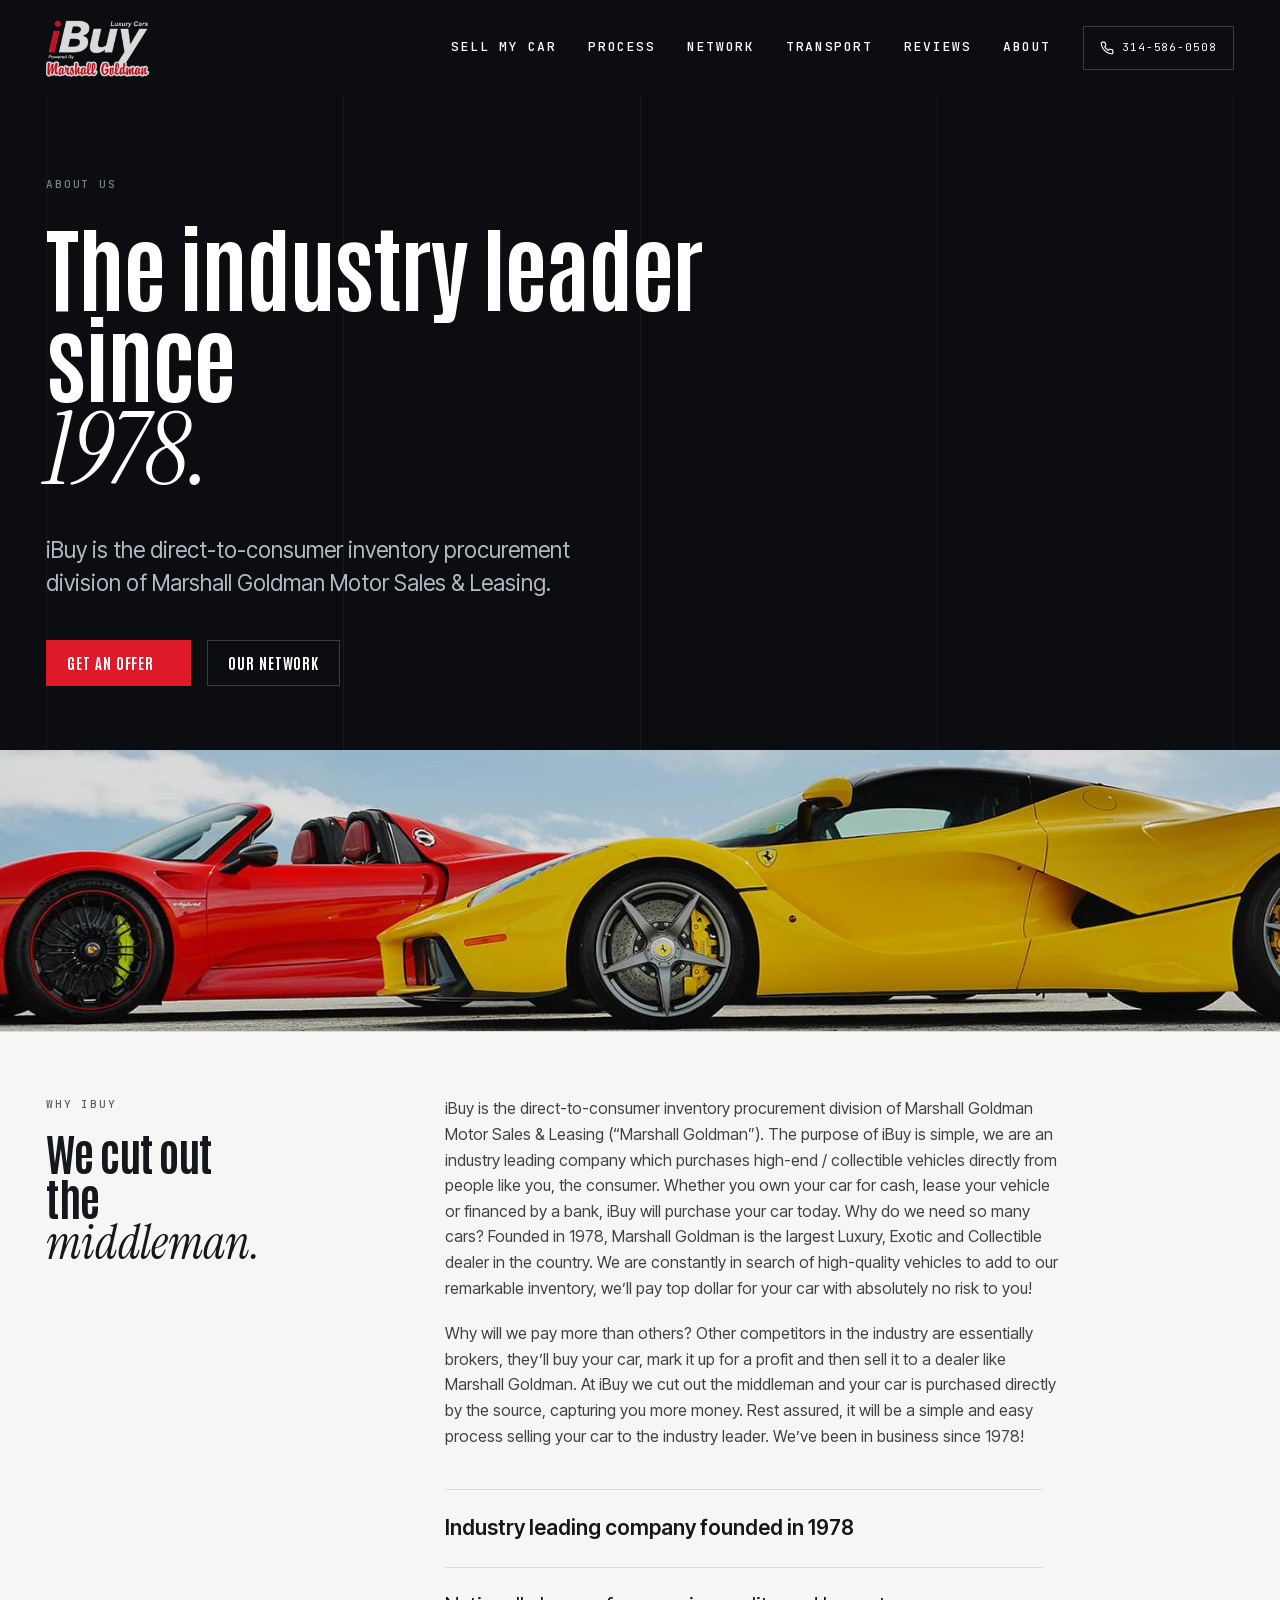
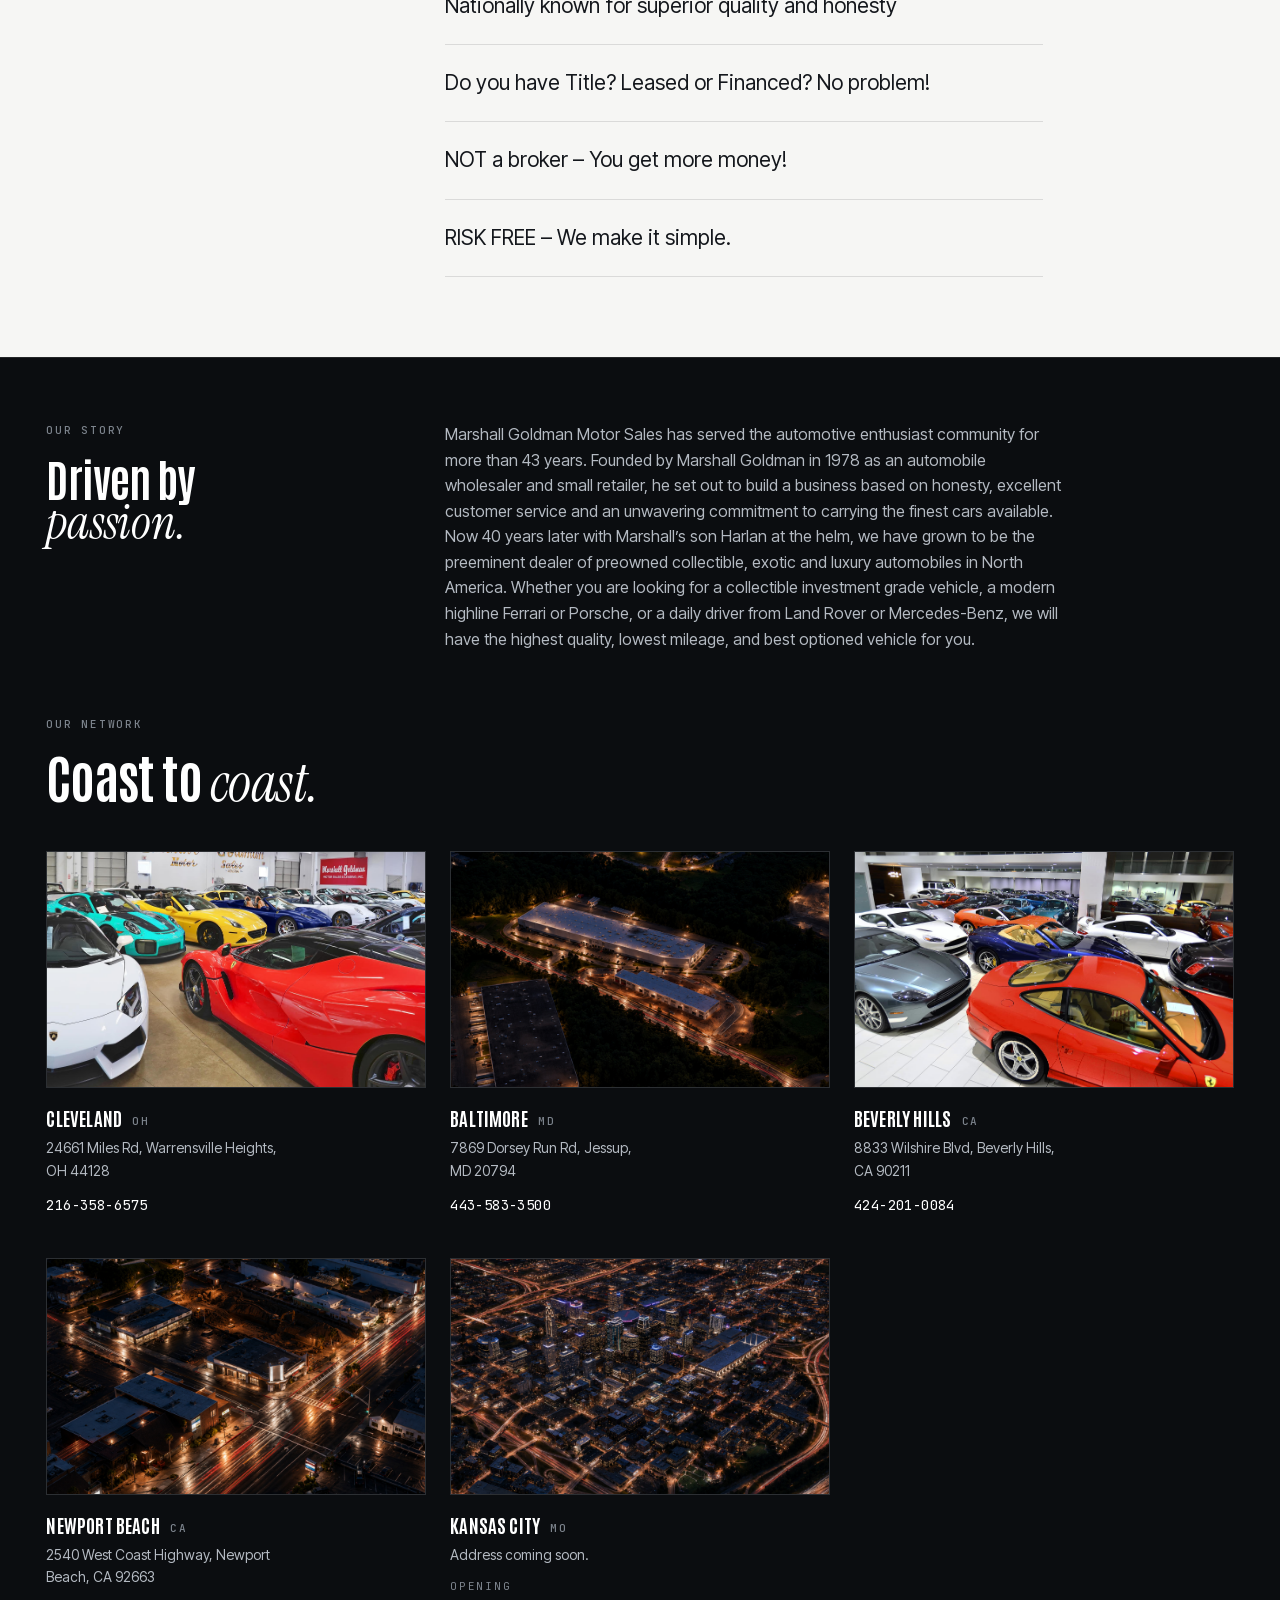
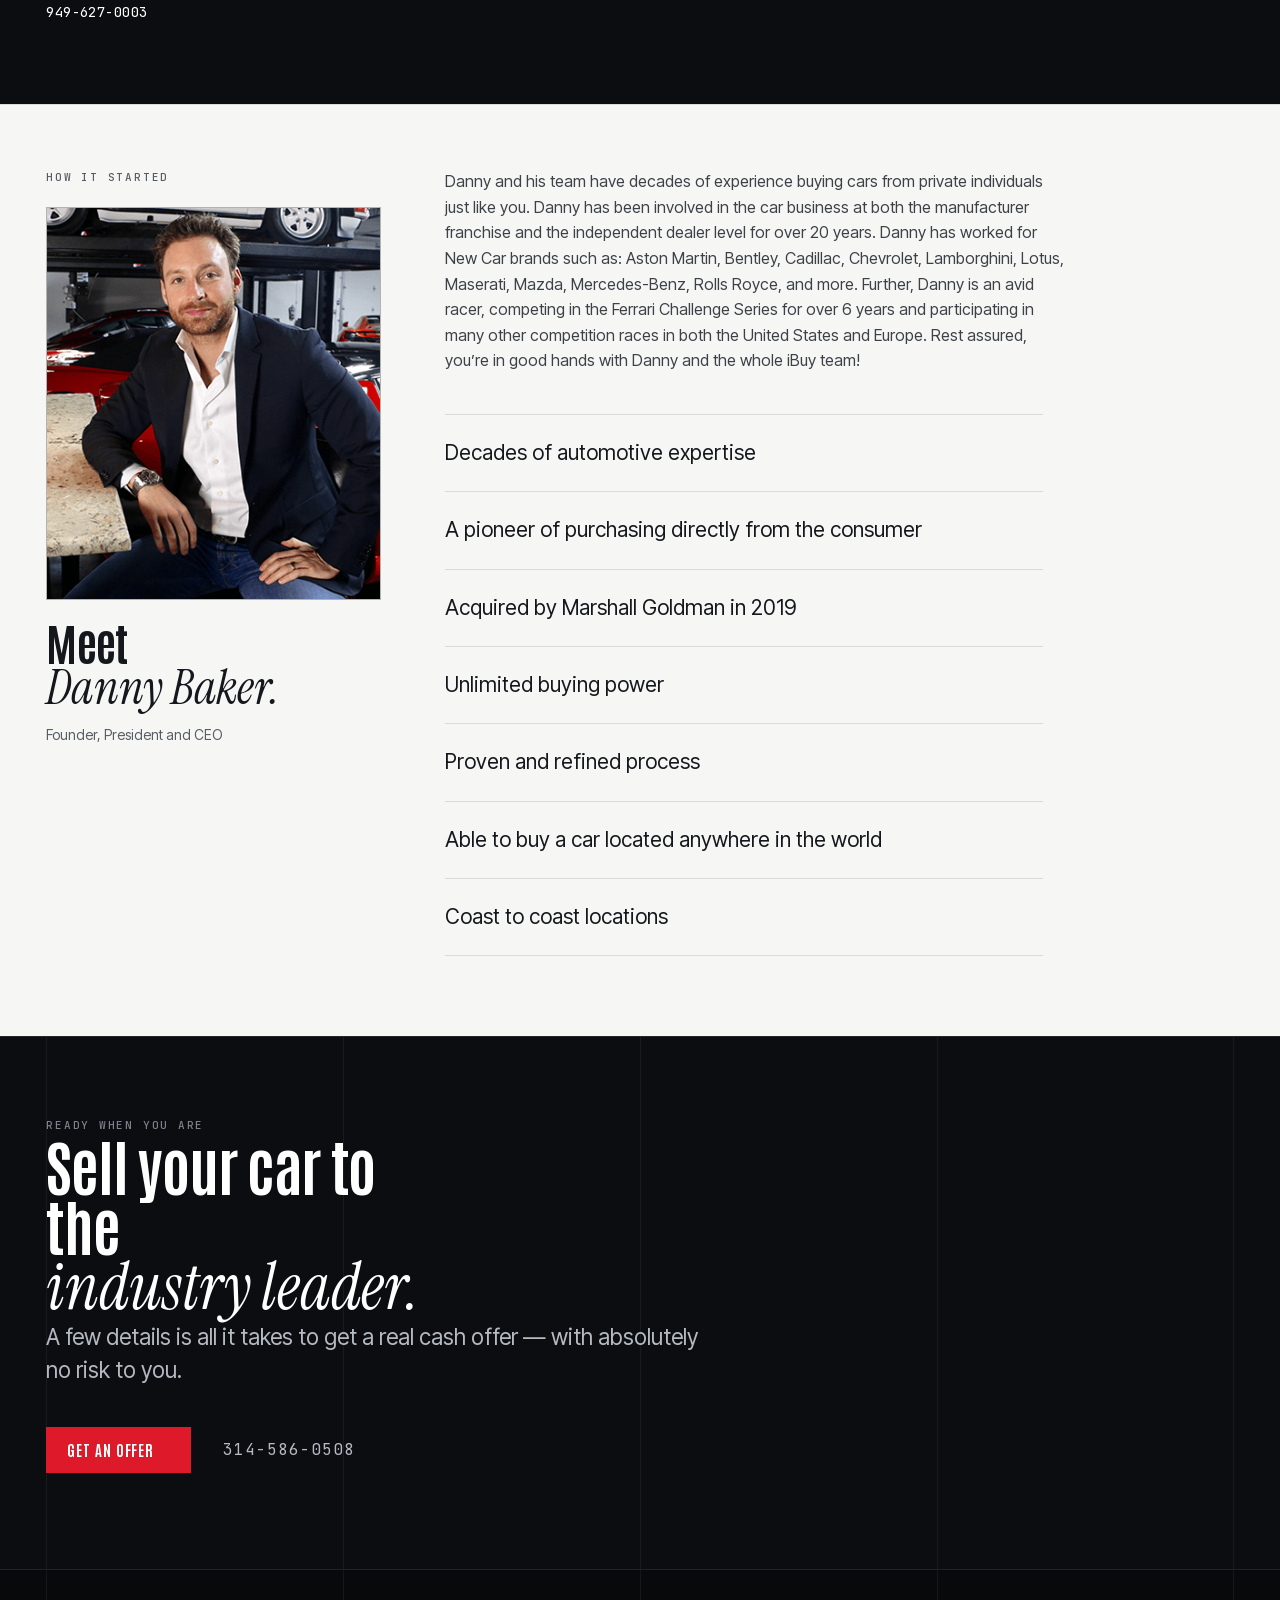
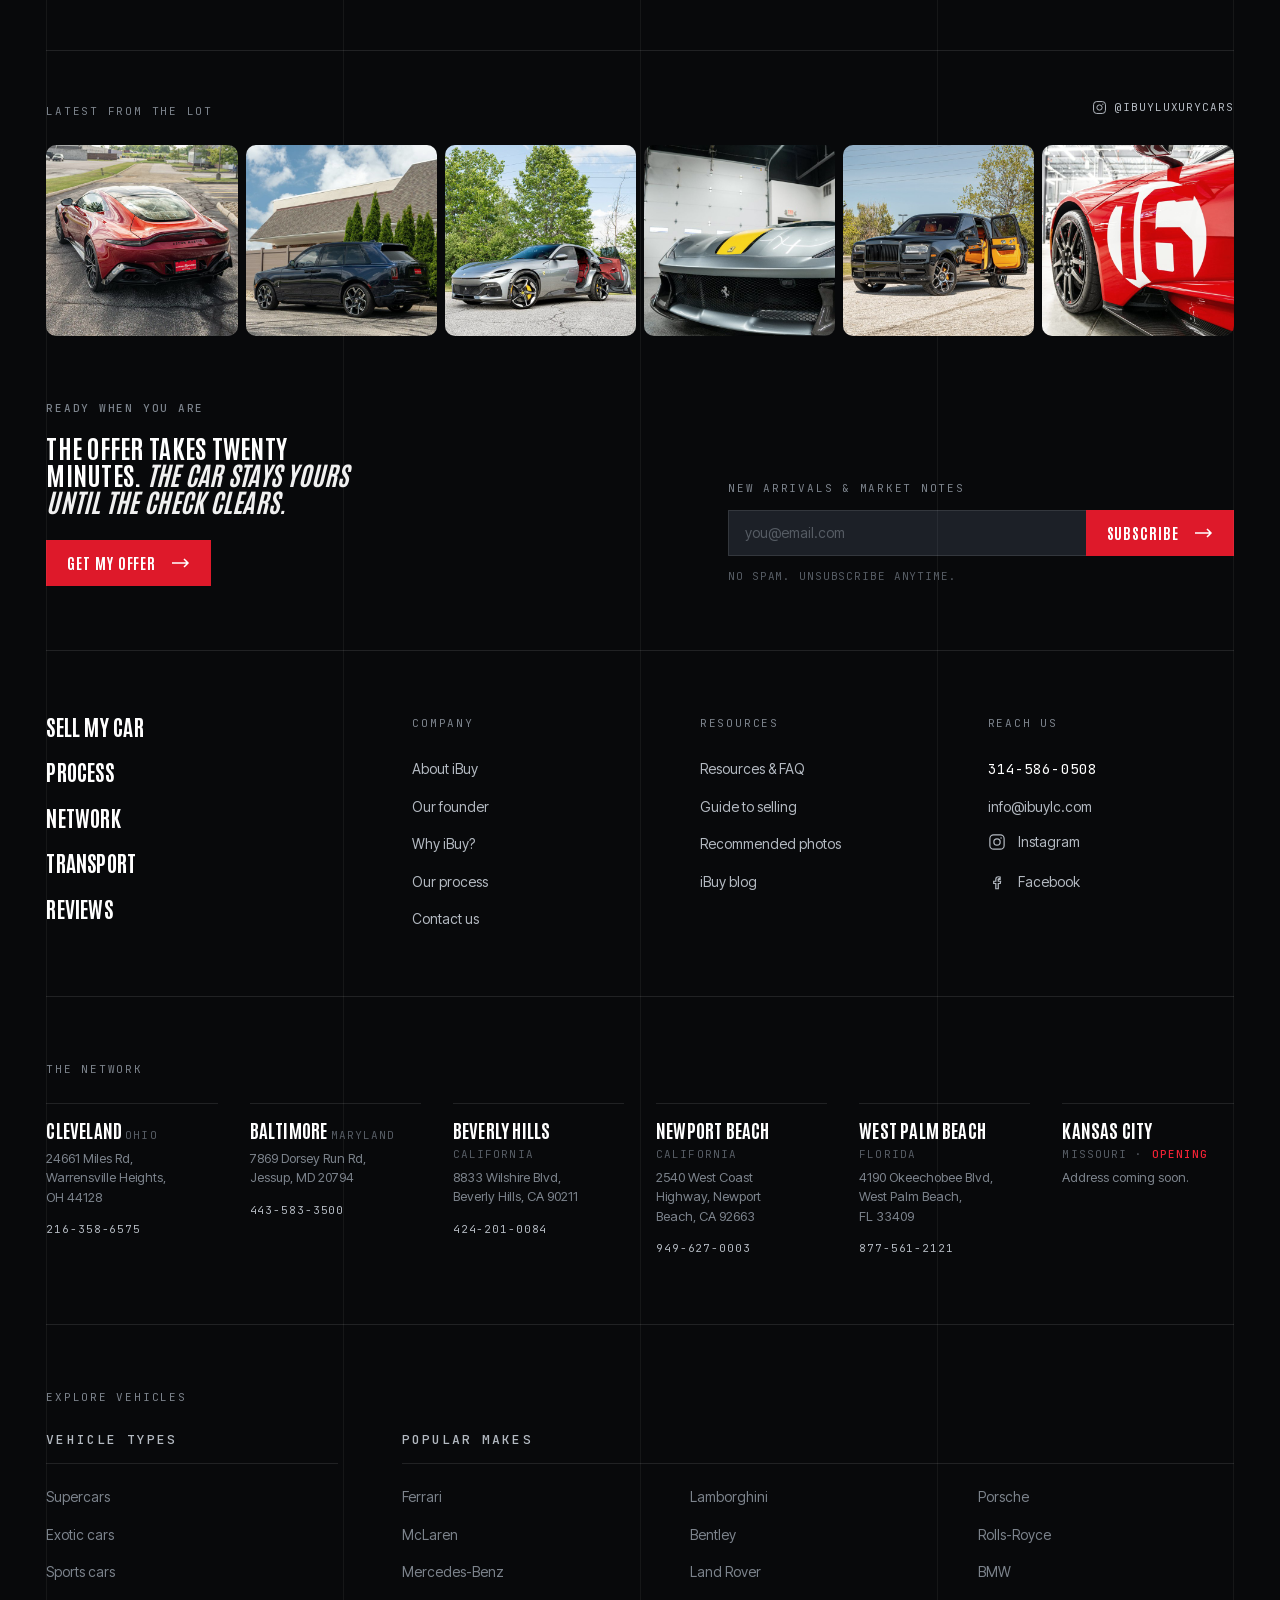
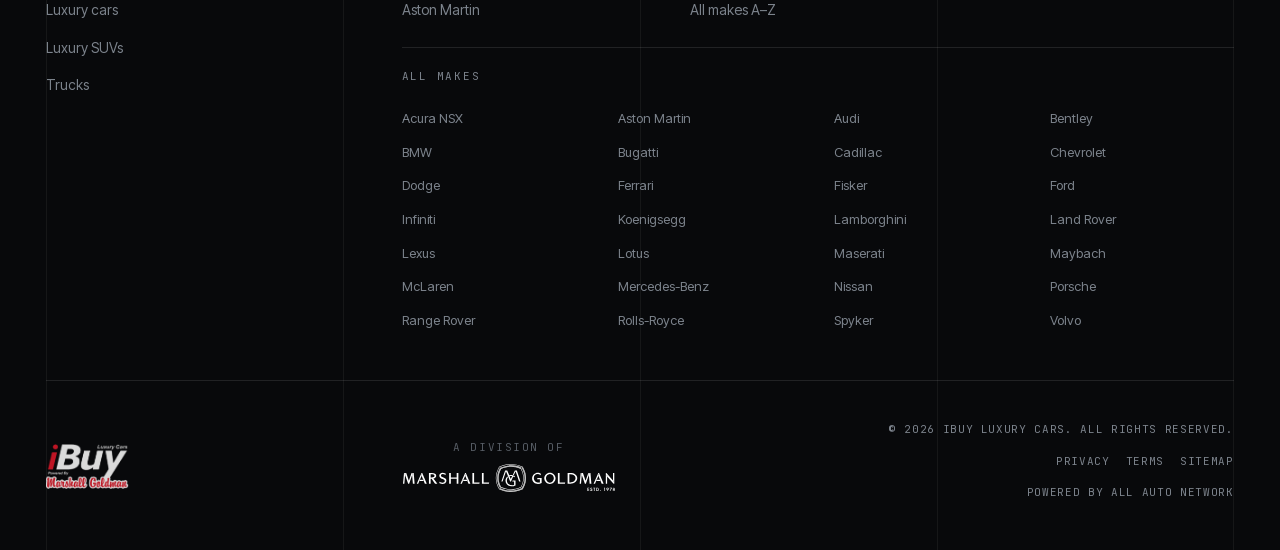
<file: about.html>
<!doctype html>
<html lang="en">
<head>
  <meta charset="utf-8">
  <meta name="viewport" content="width=device-width, initial-scale=1">
  <title>About iBuy &mdash; Direct Buyers of Luxury &amp; Exotic Cars | iBuy Luxury Cars</title>
  <meta name="description" content="iBuy is the direct-to-consumer buying division of Marshall Goldman Motor Sales & Leasing — founded 1978. We buy luxury and exotic cars directly from owners, nationwide.">

  <!-- AAN stack: Bootstrap 4.0.0 + Owl 2.3.4 (kit-branded base) -->
  <link rel="stylesheet" href="vendor/theme.css">
  <link rel="stylesheet" href="vendor/owl.carousel.min.css">
  <link rel="stylesheet" href="vendor/owl.theme.default.min.css">
  <!-- iBuy Phase-2 kit install (self-hosted fonts declared inside) -->
  <link rel="stylesheet" href="css/custom.css">
</head>
<body>

  <a class="skip-link" href="#main">Skip to content</a>

  <!-- ======================================================================
       HEADER
       ====================================================================== -->
  <header class="header" id="header">
    <div class="container header__inner">

      <a class="header__logo" href="index.html" aria-label="iBuy Luxury Cars — home">
        <img src="assets/img/logo.png" alt="iBuy Luxury Cars, powered by Marshall Goldman" width="183" height="102">
      </a>

      <nav class="header__nav" aria-label="Main">
        <a class="header__link" href="index.html#quote-form">Sell my car</a>
        <a class="header__link" href="index.html#process">Process</a>
        <a class="header__link" href="index.html#network">Network</a>
        <a class="header__link" href="index.html#transport">Transport</a>
        <a class="header__link" href="index.html#reviews">Reviews</a>
        <a class="header__link" href="about.html" aria-current="page">About</a>
      </nav>

      <a class="header__phone" href="tel:+13145860508">
        <svg viewBox="0 0 24 24" fill="none" stroke="currentColor" stroke-width="2" stroke-linecap="round" stroke-linejoin="round" aria-hidden="true">
          <path d="M22 16.92v3a2 2 0 0 1-2.18 2 19.79 19.79 0 0 1-8.63-3.07 19.5 19.5 0 0 1-6-6 19.79 19.79 0 0 1-3.07-8.67A2 2 0 0 1 4.11 2h3a2 2 0 0 1 2 1.72c.13.96.36 1.9.7 2.81a2 2 0 0 1-.45 2.11L8.09 9.91a16 16 0 0 0 6 6l1.27-1.27a2 2 0 0 1 2.11-.45c.9.34 1.85.57 2.81.7A2 2 0 0 1 22 16.92z"/>
        </svg>
        <span>314-586-0508</span>
      </a>

      <button class="header__burger" type="button" aria-label="Open menu" aria-expanded="false">
        <svg width="18" height="12" viewBox="0 0 18 12" fill="none" stroke="currentColor" stroke-width="1.5" aria-hidden="true">
          <path d="M0 1h18M0 6h18M0 11h18"/>
        </svg>
      </button>

    </div>
  </header>

  <main class="page" id="main">

    <!-- ГЕРОЙ -->
    <section class="phero">
      <div class="gridlines" aria-hidden="true"><span></span><span></span><span></span><span></span></div>
      <div class="container">
        <div class="phero__inner">
          <p class="eyebrow" data-rise="side">About Us</p>
          <h1 data-rise="side">The industry leader<br>since <em>1978.</em></h1>
          <p class="prose prose--lead" data-rise>iBuy is the direct-to-consumer inventory procurement division of Marshall Goldman Motor Sales &amp; Leasing.</p>
          <div class="phero__cta" data-rise>
            <a class="btn-1" href="index.html#quote-form">Get an offer <svg viewBox="0 0 24 24" fill="none" stroke="currentColor" stroke-width="2" stroke-linecap="round" stroke-linejoin="round" aria-hidden="true"><path d="M5 12h14M13 6l6 6-6 6"/></svg></a>
            <a class="btn-3" href="index.html#network">Our network</a>
          </div>
        </div>
      </div>
    </section>

    <!-- ПАНОРАМА (luxury-cars.jpg) -->
    <figure class="pbanner">
      <img src="assets/img/about/luxury-cars.jpg" alt="Marshall Goldman luxury, exotic and collectible inventory" width="1920" height="320" loading="lazy">
    </figure>

    <!-- КОМПАНИЯ / ПОЧЕМУ БОЛЬШЕ (дословно) — СВЕТЛАЯ -->
    <section class="psection aan-section--light">
      <div class="container">
        <div class="prow">
          <div class="prow__aside">
            <p class="eyebrow" data-rise="side">Why iBuy</p>
            <h2 class="prow__head" data-rise="side">We cut out<br>the <em>middleman.</em></h2>
          </div>
          <div class="prow__body">
            <div class="prose" data-rise>
              <p>iBuy is the direct-to-consumer inventory procurement division of Marshall Goldman Motor Sales &amp; Leasing (&ldquo;Marshall Goldman&rdquo;). The purpose of iBuy is simple, we are an industry leading company which purchases high-end / collectible vehicles directly from people like you, the consumer. Whether you own your car for cash, lease your vehicle or financed by a bank, iBuy will purchase your car today. Why do we need so many cars? Founded in 1978, Marshall Goldman is the largest Luxury, Exotic and Collectible dealer in the country. We are constantly in search of high-quality vehicles to add to our remarkable inventory, we&rsquo;ll pay top dollar for your car with absolutely no risk to you!</p>
              <p>Why will we pay more than others? Other competitors in the industry are essentially brokers, they&rsquo;ll buy your car, mark it up for a profit and then sell it to a dealer like Marshall Goldman. At iBuy we cut out the middleman and your car is purchased directly by the source, capturing you more money. Rest assured, it will be a simple and easy process selling your car to the industry leader. We&rsquo;ve been in business since 1978!</p>
            </div>
            <ul class="pfeatures" data-rise>
              <li class="pfeat"><b>Industry leading company founded in 1978</b></li>
              <li class="pfeat">Nationally known for superior quality and honesty</li>
              <li class="pfeat">Do you have Title? Leased or Financed? No problem!</li>
              <li class="pfeat">NOT a broker &ndash; You get more money!</li>
              <li class="pfeat">RISK FREE &ndash; We make it simple.</li>
            </ul>
          </div>
        </div>
      </div>
    </section>

    <!-- DRIVEN BY PASSION (дословно) + локации с фото -->
    <section class="psection">
      <div class="container">
        <div class="prow">
          <div class="prow__aside">
            <p class="eyebrow" data-rise="side">Our story</p>
            <h2 class="prow__head" data-rise="side">Driven by<br><em>passion.</em></h2>
          </div>
          <div class="prow__body">
            <div class="prose" data-rise>
              <p>Marshall Goldman Motor Sales has served the automotive enthusiast community for more than 43 years. Founded by Marshall Goldman in 1978 as an automobile wholesaler and small retailer, he set out to build a business based on honesty, excellent customer service and an unwavering commitment to carrying the finest cars available. Now 40 years later with Marshall&rsquo;s son Harlan at the helm, we have grown to be the preeminent dealer of preowned collectible, exotic and luxury automobiles in North America. Whether you are looking for a collectible investment grade vehicle, a modern highline Ferrari or Porsche, or a daily driver from Land Rover or Mercedes-Benz, we will have the highest quality, lowest mileage, and best optioned vehicle for you.</p>
            </div>
          </div>
        </div>

        <!-- СЕТЬ — 5 карточек локаций, у каждой своё фото (плейсхолдеры → заменить реальными) -->
        <div class="netgrid" data-rise>
          <div class="netgrid__head">
            <p class="eyebrow">Our network</p>
            <p class="netblock__head">Coast to <span class="netblock__accent">coast.</span></p>
          </div>
          <ul class="loccards">
            <li class="loccard">
              <figure class="loccard__media"><img src="assets/img/about/ohio.jpg" alt="Marshall Goldman showroom in Cleveland, Ohio" width="1920" height="1080" loading="lazy"></figure>
              <p class="loccard__city">Cleveland <span>OH</span></p>
              <p class="loccard__addr">24661 Miles Rd, Warrensville Heights, OH 44128</p>
              <a class="loccard__phone" href="tel:+12163586575">216-358-6575</a>
            </li>
            <li class="loccard">
              <figure class="loccard__media"><img src="assets/img/about/baltimore.jpg" alt="Marshall Goldman showroom in Jessup, Maryland" width="1056" height="594" loading="lazy"></figure>
              <p class="loccard__city">Baltimore <span>MD</span></p>
              <p class="loccard__addr">7869 Dorsey Run Rd, Jessup, MD 20794</p>
              <a class="loccard__phone" href="tel:+14435833500">443-583-3500</a>
            </li>
            <li class="loccard">
              <figure class="loccard__media"><img src="assets/img/about/beverly-hills.jpg" alt="Marshall Goldman showroom in Beverly Hills, California" width="1920" height="1080" loading="lazy"></figure>
              <p class="loccard__city">Beverly Hills <span>CA</span></p>
              <p class="loccard__addr">8833 Wilshire Blvd, Beverly Hills, CA 90211</p>
              <a class="loccard__phone" href="tel:+14242010084">424-201-0084</a>
            </li>
            <li class="loccard">
              <figure class="loccard__media"><img src="assets/img/about/newport-beach.jpg" alt="Marshall Goldman showroom in Newport Beach, California" width="1056" height="594" loading="lazy"></figure>
              <p class="loccard__city">Newport Beach <span>CA</span></p>
              <p class="loccard__addr">2540 West Coast Highway, Newport Beach, CA 92663</p>
              <a class="loccard__phone" href="tel:+19496270003">949-627-0003</a>
            </li>
            <li class="loccard loccard--soon">
              <figure class="loccard__media"><img src="assets/img/about/kansas-city.jpg" alt="iBuy location in Kansas City, Missouri" width="1056" height="594" loading="lazy"></figure>
              <p class="loccard__city">Kansas City <span>MO</span></p>
              <p class="loccard__addr">Address coming soon.</p>
              <p class="loccard__badge">Opening</p>
            </li>
          </ul>
        </div>
      </div>
    </section>

    <!-- HOW IT STARTED / ОСНОВАТЕЛЬ (дословно) + фото Danny — СВЕТЛАЯ -->
    <section class="psection aan-section--light">
      <div class="container">
        <div class="prow">
          <div class="prow__aside">
            <p class="eyebrow" data-rise="side">How it started</p>
            <figure class="pfounder__photo" data-rise>
              <img src="assets/img/about/danny-baker.png" alt="Danny Baker, Founder, President and CEO of iBuy" width="366" height="430" loading="lazy">
            </figure>
            <h2 class="prow__head" data-rise="side">Meet <em>Danny Baker.</em></h2>
            <p class="prole" data-rise>Founder, President and CEO</p>
          </div>
          <div class="prow__body">
            <div class="prose" data-rise>
              <p>Danny and his team have decades of experience buying cars from private individuals just like you. Danny has been involved in the car business at both the manufacturer franchise and the independent dealer level for over 20 years. Danny has worked for New Car brands such as: Aston Martin, Bentley, Cadillac, Chevrolet, Lamborghini, Lotus, Maserati, Mazda, Mercedes-Benz, Rolls Royce, and more. Further, Danny is an avid racer, competing in the Ferrari Challenge Series for over 6 years and participating in many other competition races in both the United States and Europe. Rest assured, you&rsquo;re in good hands with Danny and the whole iBuy team!</p>
            </div>
            <ul class="pfeatures" data-rise>
              <li class="pfeat">Decades of automotive expertise</li>
              <li class="pfeat">A pioneer of purchasing directly from the consumer</li>
              <li class="pfeat">Acquired by Marshall Goldman in 2019</li>
              <li class="pfeat">Unlimited buying power</li>
              <li class="pfeat">Proven and refined process</li>
              <li class="pfeat">Able to buy a car located anywhere in the world</li>
              <li class="pfeat">Coast to coast locations</li>
            </ul>
          </div>
        </div>
      </div>
    </section>

    <!-- ПРИЗЫВ -->
    <section class="pcta">
      <div class="gridlines" aria-hidden="true"><span></span><span></span><span></span><span></span></div>
      <div class="container">
        <div class="pcta__inner">
          <p class="eyebrow" data-rise="side">Ready when you are</p>
          <h2 data-rise="side">Sell your car to<br>the <em>industry leader.</em></h2>
          <p class="prose prose--lead" data-rise>A few details is all it takes to get a real cash offer &mdash; with absolutely no risk to you.</p>
          <div class="pcta__row" data-rise>
            <a class="btn-1" href="index.html#quote-form">Get an offer <svg viewBox="0 0 24 24" fill="none" stroke="currentColor" stroke-width="2" stroke-linecap="round" stroke-linejoin="round" aria-hidden="true"><path d="M5 12h14M13 6l6 6-6 6"/></svg></a>
            <a class="pcta__phone" href="tel:+13145860508">314-586-0508</a>
          </div>
        </div>
      </div>
    </section>

  </main>

<footer class="footer" id="footer" role="contentinfo">

    <div class="gridlines" aria-hidden="true">
      <span></span><span></span><span></span><span></span>
    </div>

    <div class="container">

      <!-- Лента Instagram — реальные машины, выкупленные клиентом (их же снимки
           из inventory, водяной знак срезан кадрированием). Не живой виджет:
           официальное API закрыто, а сторонние виджеты тащат чужой JS и точку
           отказа. Это отобранная полоса, обновляется руками — для лидогенератора
           нормально. Каждая плитка ведёт в их аккаунт. -->
      <div class="iglive">
        <div class="iglive__head">
          <p class="footer__head">Latest from the lot</p>
          <a class="iglive__handle" href="https://www.instagram.com/ibuyluxurycars/" target="_blank" rel="noopener">
            <svg width="15" height="15" viewBox="0 0 24 24" fill="none" stroke="currentColor" stroke-width="1.6" aria-hidden="true">
              <rect x="2.5" y="2.5" width="19" height="19" rx="5"/>
              <circle cx="12" cy="12" r="4.2"/>
              <circle cx="17.4" cy="6.6" r="1" fill="currentColor" stroke="none"/>
            </svg>
            @ibuyluxurycars
          </a>
        </div>
        <ul class="iglive__grid">
          <li><a href="https://www.instagram.com/ibuyluxurycars/" target="_blank" rel="noopener"><img src="assets/img/social/ig-1.jpg" alt="A red Lamborghini bought by iBuy" width="560" height="560" loading="lazy"></a></li>
          <li><a href="https://www.instagram.com/ibuyluxurycars/" target="_blank" rel="noopener"><img src="assets/img/social/ig-2.jpg" alt="A black convertible bought by iBuy" width="560" height="560" loading="lazy"></a></li>
          <li><a href="https://www.instagram.com/ibuyluxurycars/" target="_blank" rel="noopener"><img src="assets/img/social/ig-3.jpg" alt="A grey Aston Martin Vantage bought by iBuy" width="560" height="560" loading="lazy"></a></li>
          <li><a href="https://www.instagram.com/ibuyluxurycars/" target="_blank" rel="noopener"><img src="assets/img/social/ig-4.jpg" alt="A silver Aston Martin DBS bought by iBuy" width="560" height="560" loading="lazy"></a></li>
          <li><a href="https://www.instagram.com/ibuyluxurycars/" target="_blank" rel="noopener"><img src="assets/img/social/ig-5.jpg" alt="A grey Porsche 911 bought by iBuy" width="560" height="560" loading="lazy"></a></li>
          <li><a href="https://www.instagram.com/ibuyluxurycars/" target="_blank" rel="noopener"><img src="assets/img/social/ig-6.jpg" alt="A grey Mercedes-AMG GT bought by iBuy" width="560" height="560" loading="lazy"></a></li>
        </ul>
      </div>


      <!-- Возврат к действию + подписка -->
      <div class="footer__top">
        <div class="footer__cta">
          <p class="eyebrow">Ready when you are</p>
          <p class="footer__ask">
            The offer takes twenty minutes.
            <em>The car stays yours until the check clears.</em>
          </p>
          <a class="btn-1" href="index.html#quote-form">
            Get my offer
            <svg width="18" height="10" viewBox="0 0 18 10" fill="none" stroke="currentColor" stroke-width="1.5" aria-hidden="true">
              <path d="M0 5h16M12 1l4 4-4 4"/>
            </svg>
          </a>
        </div>

        <!-- ⚠️ Эндпоинта нет — форма пока только визуальная. -->
        <form class="signup" novalidate aria-label="Newsletter signup">
          <p class="signup__label">New arrivals &amp; market notes</p>
          <div class="signup__row">
            <input class="signup__input" type="email" name="email"
                   placeholder="you@email.com" autocomplete="email" required>
            <button class="btn-1" type="submit">
              Subscribe
              <svg width="18" height="10" viewBox="0 0 18 10" fill="none" stroke="currentColor" stroke-width="1.5" aria-hidden="true">
                <path d="M0 5h16M12 1l4 4-4 4"/>
              </svg>
            </button>
          </div>
          <p class="signup__note">No spam. Unsubscribe anytime.</p>
        </form>
      </div>

      <!-- ======================================================================
           УРОВЕНЬ 1 — основная навигация. «Sell your car» = навигация нового
           одностраничника, у неё сильнейшая иерархия (ярче и крупнее). Company /
           Resources / Reach — тише. Все ссылки одностраничника — на реальные id
           секций; ссылки на отдельные страницы — точные URL с ibuylc.com.
           ====================================================================== -->
      <div class="fnav">
        <nav class="fnav__group fnav__group--primary" aria-label="Main menu">
          <ul class="flinks flinks--lead">
            <li><a href="index.html#quote-form">Sell my car</a></li>
            <li><a href="index.html#process">Process</a></li>
            <li><a href="index.html#network">Network</a></li>
            <li><a href="index.html#transport">Transport</a></li>
            <li><a href="index.html#reviews">Reviews</a></li>
          </ul>
        </nav>

        <nav class="fnav__group" aria-label="Company">
          <p class="footer__head">Company</p>
          <ul class="flinks">
            <li><a href="about.html">About iBuy</a></li>
            <li><a href="https://www.ibuylc.com/our-team/">Our founder</a></li>
            <li><a href="https://www.ibuylc.com/why-ibuy/">Why iBuy?</a></li>
            <li><a href="https://www.ibuylc.com/our-process/">Our process</a></li>
            <li><a href="https://www.ibuylc.com/contact-us/">Contact us</a></li>
          </ul>
        </nav>

        <nav class="fnav__group" aria-label="Resources">
          <p class="footer__head">Resources</p>
          <ul class="flinks">
            <li><a href="https://www.ibuylc.com/resources/">Resources &amp; FAQ</a></li>
            <li><a href="https://www.ibuylc.com/guide-to-selling-your-car-privately/">Guide to selling</a></li>
            <li><a href="https://www.ibuylc.com/recommended-photos/">Recommended photos</a></li>
            <li><a href="https://www.ibuylc.com/iblc-news/">iBuy blog</a></li>
          </ul>
        </nav>

        <div class="fnav__group fnav__group--reach">
          <p class="footer__head">Reach us</p>
          <ul class="flinks">
            <li><a class="flinks__strong" href="tel:+13145860508">314-586-0508</a></li>
            <li><a href="mailto:info@ibuylc.com">info@ibuylc.com</a></li>
            <li>
              <a href="https://www.instagram.com/ibuyluxurycars/" target="_blank" rel="noopener" aria-label="iBuy on Instagram">
                <svg class="flinks__ig" width="18" height="18" viewBox="0 0 24 24" fill="none" stroke="currentColor" stroke-width="1.6" aria-hidden="true"><rect x="2.5" y="2.5" width="19" height="19" rx="5"/><circle cx="12" cy="12" r="4.2"/><circle cx="17.4" cy="6.6" r="1" fill="currentColor" stroke="none"/></svg>
                Instagram
              </a>
            </li>
            <li>
              <a href="https://www.facebook.com/ibuyluxurycars/" target="_blank" rel="noopener" aria-label="iBuy on Facebook">
                <svg class="flinks__ig" width="18" height="18" viewBox="0 0 24 24" fill="none" stroke="currentColor" stroke-width="1.6" aria-hidden="true"><path d="M14 8.5h2.2V5.3C15.8 5.2 14.9 5 13.9 5c-2.1 0-3.5 1.3-3.5 3.6V11H7.6v3h2.8v7h3.3v-7h2.7l.4-3h-3.1V8.9c0-.8.2-1.4 1.3-1.4z"/></svg>
                Facebook
              </a>
            </li>
          </ul>
        </div>
      </div>


      <!-- ======================================================================
           УРОВЕНЬ 2 — СЕТЬ. Полноширинная полоса, пять локаций, разделены
           волосяными линейками (не карточки). Адреса/телефоны — те же, что на
           карте. Kansas City сохраняет статус Opening / «address coming soon».
           ====================================================================== -->
      <section class="fnet-wide" aria-label="The Marshall Goldman network">
        <p class="footer__head">The network</p>
        <ul class="fnet fnet--row">
          <li>
            <p class="fnet__city">Cleveland <span>Ohio</span></p>
            <p class="fnet__addr">24661 Miles Rd, Warrensville Heights, OH 44128</p>
            <a class="fnet__phone" href="tel:+12163586575">216-358-6575</a>
          </li>
          <li>
            <p class="fnet__city">Baltimore <span>Maryland</span></p>
            <p class="fnet__addr">7869 Dorsey Run Rd, Jessup, MD 20794</p>
            <a class="fnet__phone" href="tel:+14435833500">443-583-3500</a>
          </li>
          <li>
            <p class="fnet__city">Beverly Hills <span>California</span></p>
            <p class="fnet__addr">8833 Wilshire Blvd, Beverly Hills, CA 90211</p>
            <a class="fnet__phone" href="tel:+14242010084">424-201-0084</a>
          </li>
          <li>
            <p class="fnet__city">Newport Beach <span>California</span></p>
            <p class="fnet__addr">2540 West Coast Highway, Newport Beach, CA 92663</p>
            <a class="fnet__phone" href="tel:+19496270003">949-627-0003</a>
          </li>
          <li>
            <p class="fnet__city">West Palm Beach <span>Florida</span></p>
            <p class="fnet__addr">4190 Okeechobee Blvd, West Palm Beach, FL 33409</p>
            <a class="fnet__phone" href="tel:+18775612121">877-561-2121</a>
          </li>
          <li>
            <p class="fnet__city">Kansas City <span>Missouri &middot; <b>Opening</b></span></p>
            <p class="fnet__addr fnet__addr--soon">Address coming soon.</p>
          </li>
        </ul>
      </section>


      <!-- ======================================================================
           УРОВЕНЬ 3 — SEO-каталог. Тише основной навигации: приглушённый цвет,
           мельче, отдельно от продающего пути. Полный список марок раскрыт статично (без дропдауна) — все ссылки
           в DOM, доступны и краулятся. URL —
           точные с ibuylc.com; марки без своей страницы (Acura NSX, Koenigsegg,
           Lotus, Spyker) — простой текст, не ссылки.
           ====================================================================== -->
      <section class="fdir" aria-label="Explore vehicles">
        <p class="footer__head footer__head--quiet">Explore vehicles</p>

        <div class="fdir__grid">
          <div class="fdir__col">
            <p class="fdir__label">Vehicle types</p>
            <ul class="fdir__links">
              <li><a href="https://www.ibuylc.com/supercar/">Supercars</a></li>
              <li><a href="https://www.ibuylc.com/exotic-car/">Exotic cars</a></li>
              <li><a href="https://www.ibuylc.com/sports-car/">Sports cars</a></li>
              <li><a href="https://www.ibuylc.com/luxury-car/">Luxury cars</a></li>
              <li><a href="https://www.ibuylc.com/suv/">Luxury SUVs</a></li>
              <li><a href="https://www.ibuylc.com/truck/">Trucks</a></li>
            </ul>
          </div>

          <div class="fdir__col fdir__col--makes">
            <p class="fdir__label">Popular makes</p>
            <ul class="fdir__links fdir__links--makes">
              <li><a href="https://www.ibuylc.com/sell-my-ferrari/">Ferrari</a></li>
              <li><a href="https://www.ibuylc.com/sell-my-lamborghini/">Lamborghini</a></li>
              <li><a href="https://www.ibuylc.com/sell-my-porsche/">Porsche</a></li>
              <li><a href="https://www.ibuylc.com/make/mclaren/">McLaren</a></li>
              <li><a href="https://www.ibuylc.com/sell-my-bentley/">Bentley</a></li>
              <li><a href="https://www.ibuylc.com/sell-my-rolls-royce/">Rolls-Royce</a></li>
              <li><a href="https://www.ibuylc.com/mercedes-benz/">Mercedes-Benz</a></li>
              <li><a href="https://www.ibuylc.com/sell-my-land-rover/">Land Rover</a></li>
              <li><a href="https://www.ibuylc.com/sell-my-bmw/">BMW</a></li>
              <li><a href="https://www.ibuylc.com/sell-my-aston-martin/">Aston Martin</a></li>
              <li><a href="https://www.ibuylc.com/make/">All makes A&ndash;Z</a></li>
            </ul>

            <div class="fdir__all">
              <p class="fdir__sublabel">All makes</p>
              <ul class="fdir__links fdir__links--all">
                <li><span>Acura NSX</span></li>
                <li><a href="https://www.ibuylc.com/sell-my-aston-martin/">Aston Martin</a></li>
                <li><a href="make-audi.html">Audi</a></li>
                <li><a href="https://www.ibuylc.com/sell-my-bentley/">Bentley</a></li>
                <li><a href="https://www.ibuylc.com/sell-my-bmw/">BMW</a></li>
                <li><a href="https://www.ibuylc.com/make/bugatti/">Bugatti</a></li>
                <li><a href="https://www.ibuylc.com/make/cadillac/">Cadillac</a></li>
                <li><a href="https://www.ibuylc.com/make/chevrolet/">Chevrolet</a></li>
                <li><a href="https://www.ibuylc.com/make/dodge/">Dodge</a></li>
                <li><a href="https://www.ibuylc.com/sell-my-ferrari/">Ferrari</a></li>
                <li><a href="https://www.ibuylc.com/make/fisker/">Fisker</a></li>
                <li><a href="https://www.ibuylc.com/make/ford/">Ford</a></li>
                <li><a href="https://www.ibuylc.com/make/infiniti/">Infiniti</a></li>
                <li><span>Koenigsegg</span></li>
                <li><a href="https://www.ibuylc.com/sell-my-lamborghini/">Lamborghini</a></li>
                <li><a href="https://www.ibuylc.com/sell-my-land-rover/">Land Rover</a></li>
                <li><a href="https://www.ibuylc.com/make/lexus/">Lexus</a></li>
                <li><span>Lotus</span></li>
                <li><a href="https://www.ibuylc.com/sell-my-maserati/">Maserati</a></li>
                <li><a href="https://www.ibuylc.com/make/maybach/">Maybach</a></li>
                <li><a href="https://www.ibuylc.com/make/mclaren/">McLaren</a></li>
                <li><a href="https://www.ibuylc.com/mercedes-benz/">Mercedes-Benz</a></li>
                <li><a href="https://www.ibuylc.com/make/nissan/">Nissan</a></li>
                <li><a href="https://www.ibuylc.com/sell-my-porsche/">Porsche</a></li>
                <li><a href="https://www.ibuylc.com/sell-my-range-rover/">Range Rover</a></li>
                <li><a href="https://www.ibuylc.com/sell-my-rolls-royce/">Rolls-Royce</a></li>
                <li><span>Spyker</span></li>
                <li><a href="https://www.ibuylc.com/make/volvo/">Volvo</a></li>
              </ul>
            </div>
          </div>
        </div>
      </section>


      <!-- Нижняя строка: связь с материнским брендом обязательна -->
      <div class="footer__base">
        <a class="footer__logo" href="/" aria-label="iBuy Luxury Cars — home">
          <img src="assets/img/logo.png" alt="iBuy Luxury Cars" width="183" height="102">
        </a>

        <!-- Настоящий вордмарк Marshall Goldman (goldman_logo.svg, монохром белым)
             — клиент требовал логотип обязательно. Над ним тихая подпись связи. -->
        <a class="mglock" href="https://www.marshallgoldmanoh.com/" target="_blank" rel="noopener"
           aria-label="A division of Marshall Goldman Motor Sales">
          <span class="mglock__div">A division of</span>
          <img class="mglock__mark" src="assets/img/goldman_logo.svg"
               alt="Marshall Goldman Motor Sales" width="415" height="55">
        </a>

        <div class="footer__legal">
          <p>&copy; 2026 iBuy Luxury Cars. All rights reserved.</p>
          <nav aria-label="Legal">
            <a href="https://www.ibuylc.com/privacy-policy/">Privacy</a>
            <a href="https://www.ibuylc.com/terms-of-use/">Terms</a>
            <a href="https://www.ibuylc.com/sitemap/">Sitemap</a>
          </nav>
          <p class="footer__powered">Powered by <a href="https://www.allautonetwork.com/" target="_blank" rel="noopener">All Auto Network</a></p>
        </div>
      </div>

    </div>
  </footer>

  <!-- type="module" — main.js подхватывает data-rise, шапку, бургер. -->
  

  <!-- AAN load order: jQuery → Popper → Bootstrap → Owl -->
  <script src="vendor/js/jquery.min.js"></script>
  <script src="vendor/js/popper.min.js"></script>
  <script src="vendor/js/bootstrap.min.js"></script>
  <script src="vendor/js/owl.carousel.min.js"></script>
  <script>
  // iBuy presentational JS (noConflict-safe). Static design only.
  jQuery(function ($) {
    var header = document.getElementById('header');
    function onScroll(){ if(header) header.classList.toggle('is-stuck', window.scrollY > 24); }
    onScroll(); window.addEventListener('scroll', onScroll, { passive:true });

    $('.header__burger').on('click', function(){
      var open = $('#header').toggleClass('nav-open').hasClass('nav-open');
      $(this).attr('aria-expanded', open);
    });

    var risers = [].slice.call(document.querySelectorAll('[data-rise]'));
    if (risers.length && 'IntersectionObserver' in window) {
      var io = new IntersectionObserver(function(entries){
        entries.filter(function(e){ return e.isIntersecting; })
          .sort(function(a,b){ return a.boundingClientRect.top - b.boundingClientRect.top; })
          .forEach(function(e,i){ e.target.style.setProperty('--rise-i', i); e.target.classList.add('is-in'); });
        entries.filter(function(e){ return !e.isIntersecting && e.boundingClientRect.top > 0; })
          .forEach(function(e){ e.target.classList.remove('is-in'); });
      }, { threshold:0.12, rootMargin:'0px 0px -6% 0px' });
      risers.forEach(function(el){ io.observe(el); });
    }
  });
  </script>
</body>
</html>
</file>
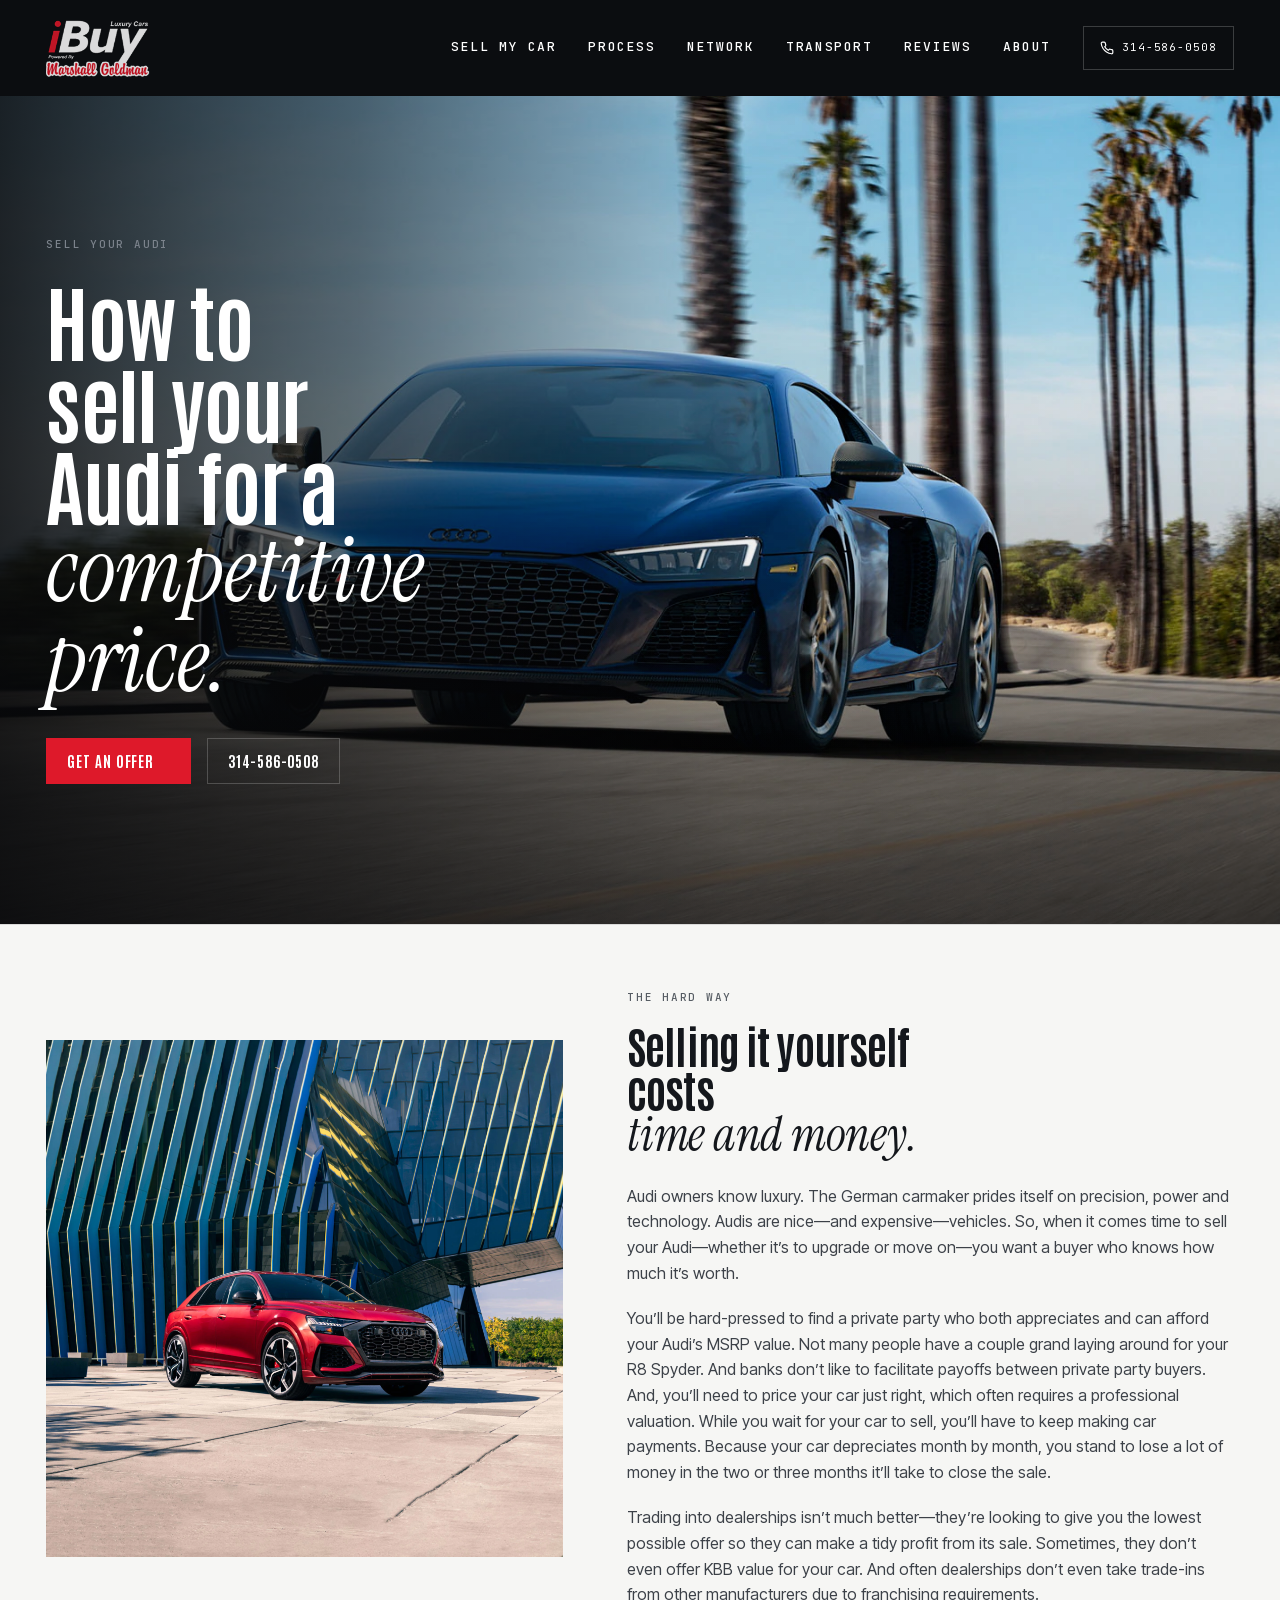
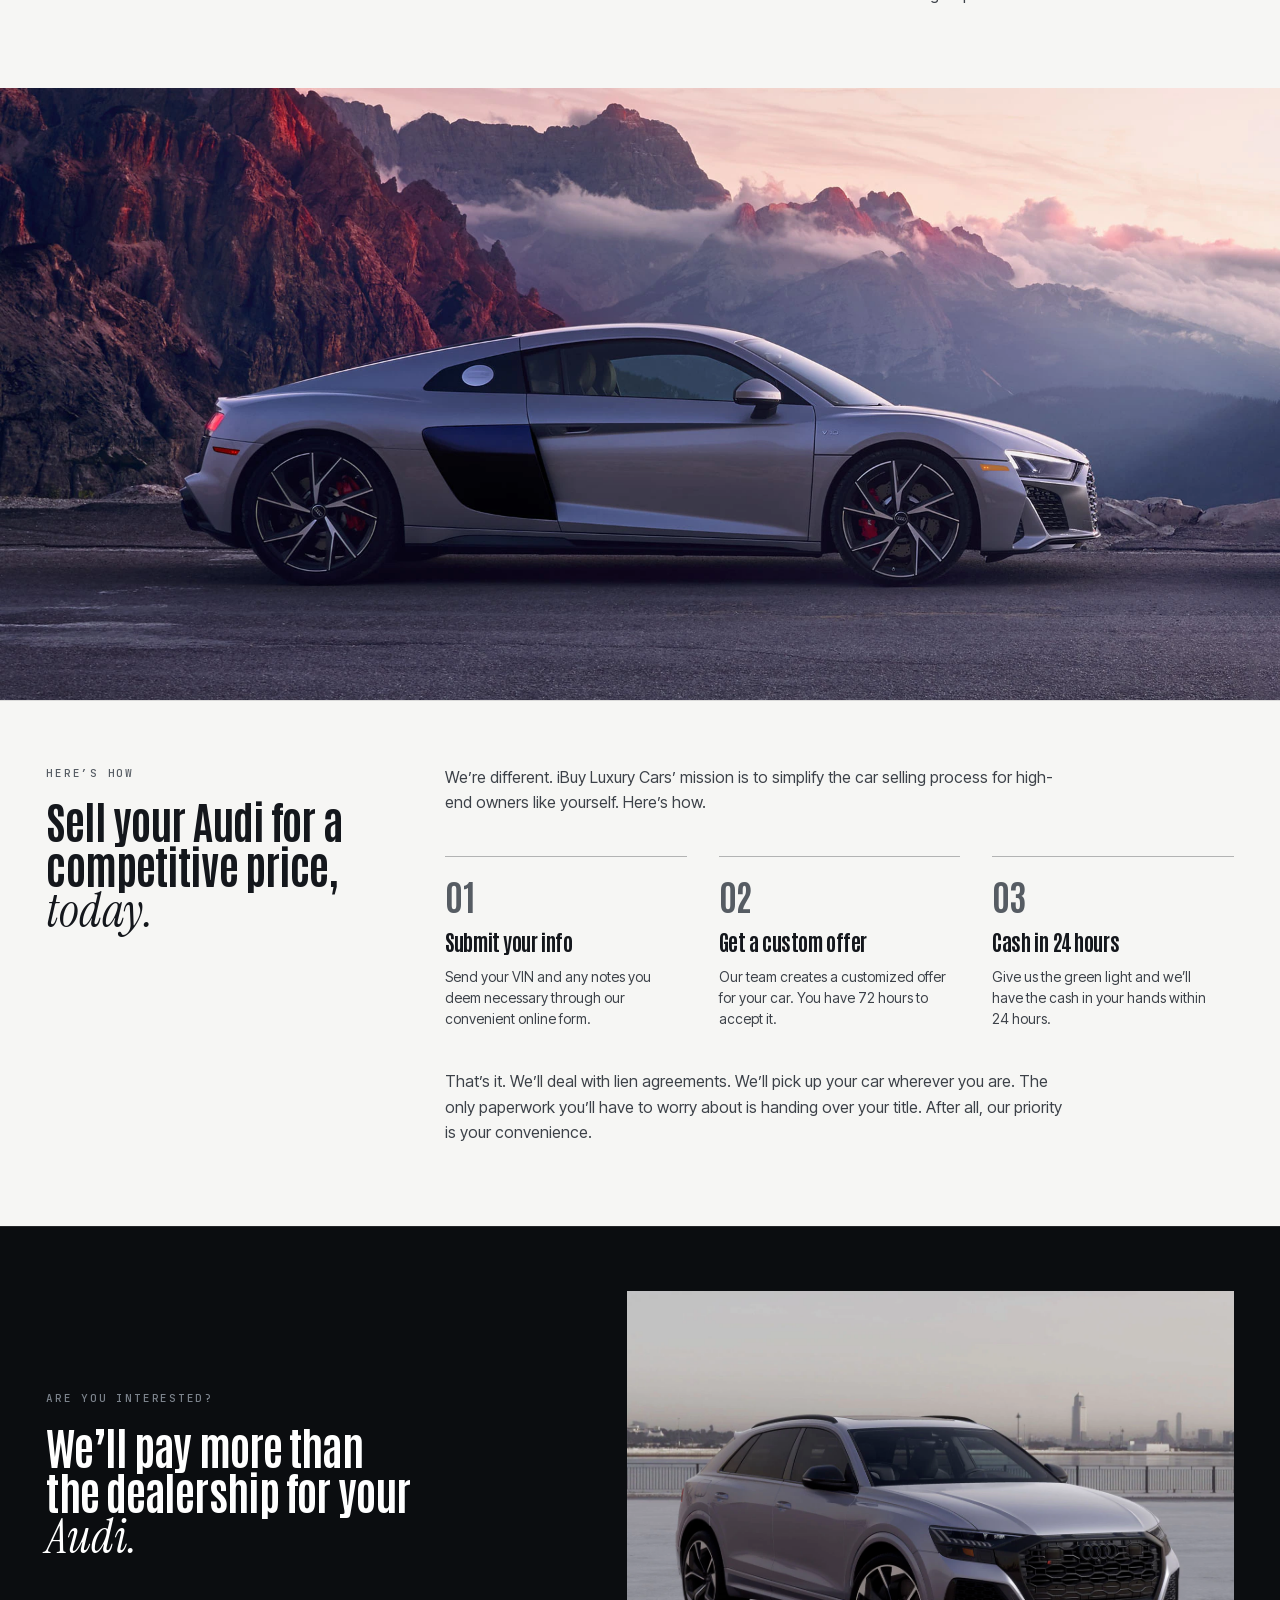
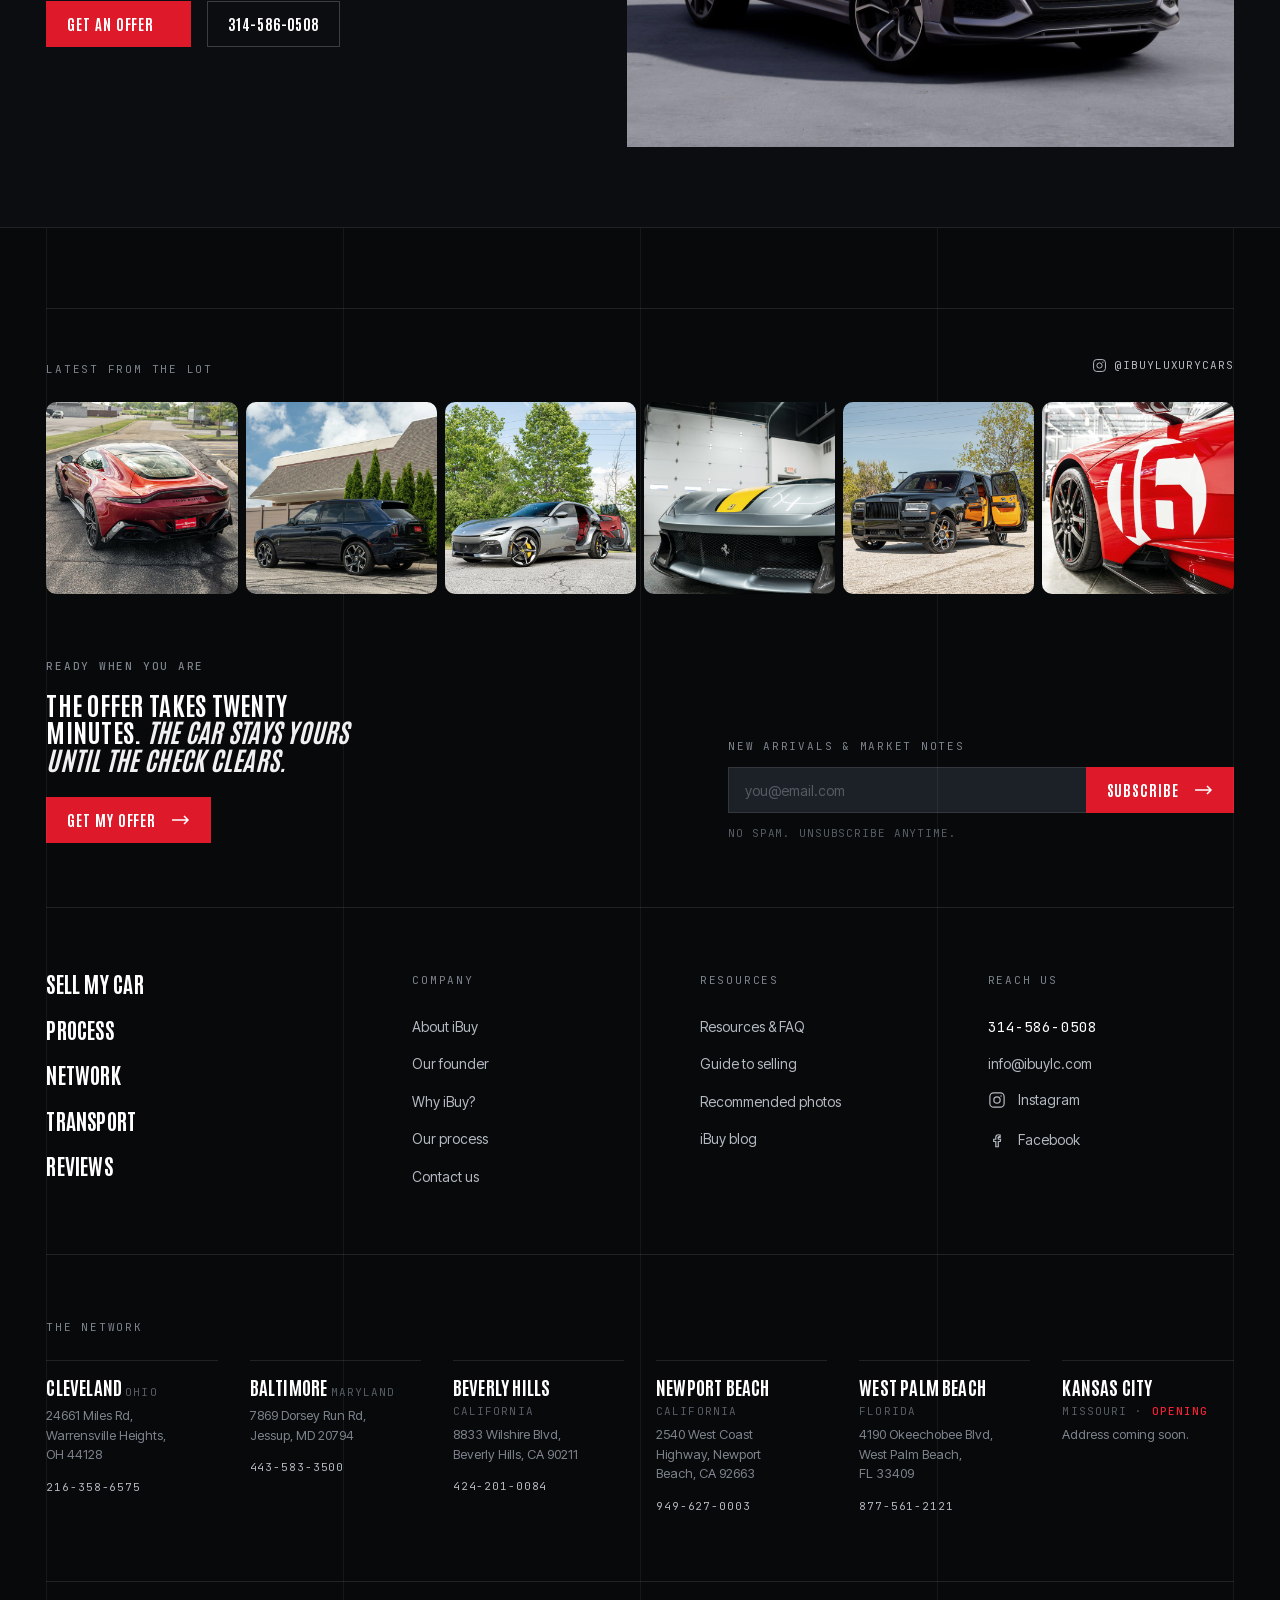
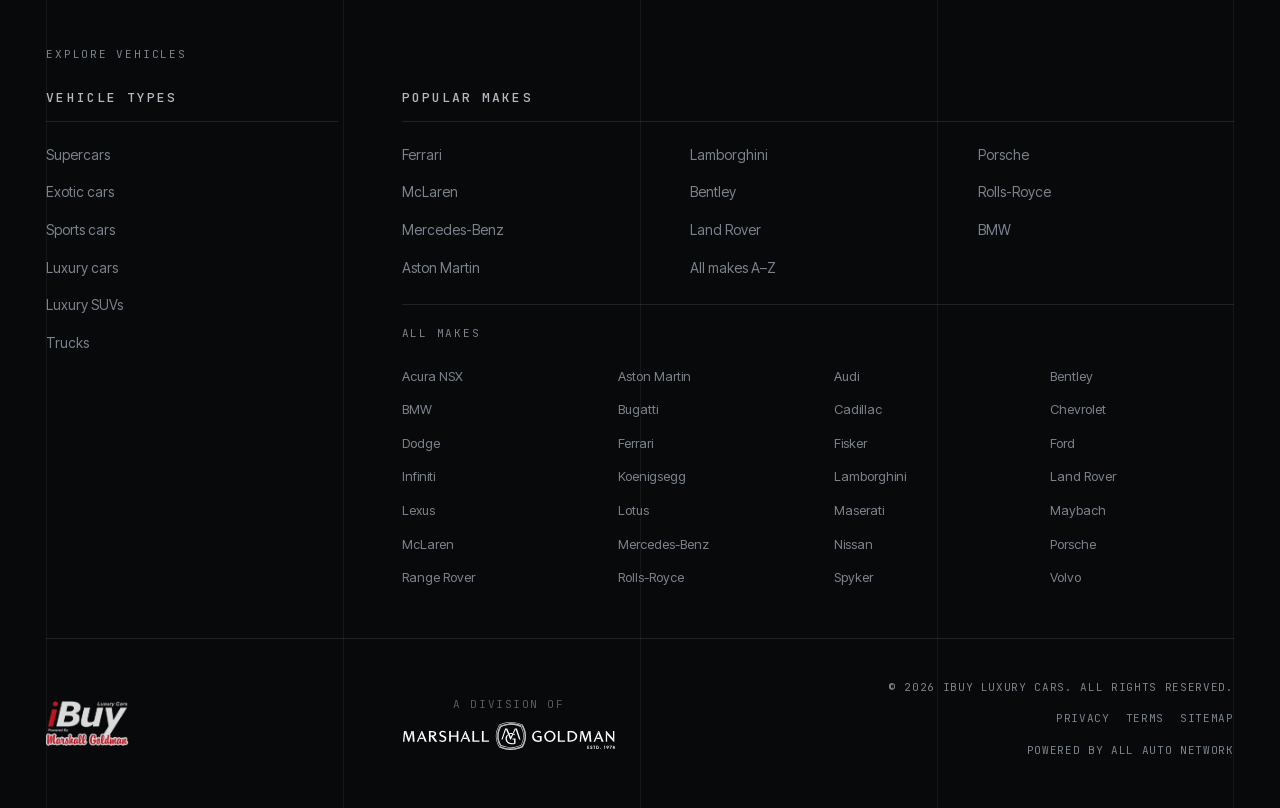
<file: make-audi.html>
<!doctype html>
<html lang="en">
<head>
  <meta charset="utf-8">
  <meta name="viewport" content="width=device-width, initial-scale=1">
  <title>Sell My Audi &mdash; iBuy Luxury Cars</title>
  <meta name="description" content="Sell your Audi for a competitive price. iBuy pays more than the dealership — send your VIN, get a custom offer in 72 hours, cash in 24.">

  <!-- AAN stack: Bootstrap 4.0.0 + Owl 2.3.4 (kit-branded base) -->
  <link rel="stylesheet" href="vendor/theme.css">
  <link rel="stylesheet" href="vendor/owl.carousel.min.css">
  <link rel="stylesheet" href="vendor/owl.theme.default.min.css">
  <!-- iBuy Phase-2 kit install (self-hosted fonts declared inside) -->
  <link rel="stylesheet" href="css/custom.css">
</head>
<body>
  <a class="skip-link" href="#main">Skip to content</a>

  <!-- ======================================================================
       HEADER
       ====================================================================== -->
  <header class="header" id="header">
    <div class="container header__inner">

      <a class="header__logo" href="index.html" aria-label="iBuy Luxury Cars — home">
        <img src="assets/img/logo.png" alt="iBuy Luxury Cars, powered by Marshall Goldman" width="183" height="102">
      </a>

      <nav class="header__nav" aria-label="Main">
        <a class="header__link" href="index.html#quote-form">Sell my car</a>
        <a class="header__link" href="index.html#process">Process</a>
        <a class="header__link" href="index.html#network">Network</a>
        <a class="header__link" href="index.html#transport">Transport</a>
        <a class="header__link" href="index.html#reviews">Reviews</a>
        <a class="header__link" href="about.html">About</a>
      </nav>

      <a class="header__phone" href="tel:+13145860508">
        <svg viewBox="0 0 24 24" fill="none" stroke="currentColor" stroke-width="2" stroke-linecap="round" stroke-linejoin="round" aria-hidden="true">
          <path d="M22 16.92v3a2 2 0 0 1-2.18 2 19.79 19.79 0 0 1-8.63-3.07 19.5 19.5 0 0 1-6-6 19.79 19.79 0 0 1-3.07-8.67A2 2 0 0 1 4.11 2h3a2 2 0 0 1 2 1.72c.13.96.36 1.9.7 2.81a2 2 0 0 1-.45 2.11L8.09 9.91a16 16 0 0 0 6 6l1.27-1.27a2 2 0 0 1 2.11-.45c.9.34 1.85.57 2.81.7A2 2 0 0 1 22 16.92z"/>
        </svg>
        <span>314-586-0508</span>
      </a>

      <button class="header__burger" type="button" aria-label="Open menu" aria-expanded="false">
        <svg width="18" height="12" viewBox="0 0 18 12" fill="none" stroke="currentColor" stroke-width="1.5" aria-hidden="true">
          <path d="M0 1h18M0 6h18M0 11h18"/>
        </svg>
      </button>

    </div>
  </header>

  <main class="page" id="main">

    <!-- ГЕРОЙ: кинематографичный фулл-блид (Audi R8), текст поверх -->
    <section class="chero">
      <figure class="chero__media">
        <img src="assets/img/make/audi-r8-1.png" alt="Audi R8 driving on a palm-lined road" width="1920" height="926" loading="eager">
      </figure>
      <div class="container">
        <div class="chero__inner">
          <p class="eyebrow" data-rise="side">Sell your Audi</p>
          <h1 data-rise="side">How to sell your Audi for a <em>competitive price.</em></h1>
          <div class="chero__cta" data-rise>
            <a class="btn-1" href="index.html#quote-form">Get an offer <svg viewBox="0 0 24 24" fill="none" stroke="currentColor" stroke-width="2" stroke-linecap="round" stroke-linejoin="round" aria-hidden="true"><path d="M5 12h14M13 6l6 6-6 6"/></svg></a>
            <a class="btn-3" href="tel:+13145860508">314-586-0508</a>
          </div>
        </div>
      </div>
    </section>

    <!-- ПРОБЛЕМА (светлая) — красный RS Q8 ведёт + 3 абзаца дословно -->
    <section class="psection aan-section--light">
      <div class="container">
        <div class="msplit">
          <figure class="msplit__media" data-rise="side">
            <img src="assets/img/make/audi-1.png" alt="Audi RS Q8 in red outside a glass building" width="1024" height="1024" loading="lazy">
          </figure>
          <div class="msplit__text">
            <p class="eyebrow" data-rise>The hard way</p>
            <h2 class="prow__head" data-rise>Selling it yourself<br>costs <em>time and money.</em></h2>
            <div class="prose" data-rise>
              <p>Audi owners know luxury. The German carmaker prides itself on precision, power and technology. Audis are nice&mdash;and expensive&mdash;vehicles. So, when it comes time to sell your Audi&mdash;whether it&rsquo;s to upgrade or move on&mdash;you want a buyer who knows how much it&rsquo;s worth.</p>
              <p>You&rsquo;ll be hard-pressed to find a private party who both appreciates and can afford your Audi&rsquo;s MSRP value. Not many people have a couple grand laying around for your R8 Spyder. And banks don&rsquo;t like to facilitate payoffs between private party buyers. And, you&rsquo;ll need to price your car just right, which often requires a professional valuation. While you wait for your car to sell, you&rsquo;ll have to keep making car payments. Because your car depreciates month by month, you stand to lose a lot of money in the two or three months it&rsquo;ll take to close the sale.</p>
              <p>Trading into dealerships isn&rsquo;t much better&mdash;they&rsquo;re looking to give you the lowest possible offer so they can make a tidy profit from its sale. Sometimes, they don&rsquo;t even offer KBB value for your car. And often dealerships don&rsquo;t even take trade-ins from other manufacturers due to franchising requirements.</p>
            </div>
          </div>
        </div>
      </div>
    </section>

    <!-- КИНЕМАТОГРАФИЧНАЯ ПЛАШКА (серебристый R8, горы) -->
    <figure class="cplate">
      <img src="assets/img/make/audi-r8-2.png" alt="Audi R8 V10 in silver against sunset mountains" width="1920" height="1080" loading="lazy">
    </figure>

    <!-- КАК ЭТО РАБОТАЕТ (светлая) — дословно + 3 шага -->
    <section class="psection aan-section--light">
      <div class="container">
        <div class="prow">
          <div class="prow__aside">
            <p class="eyebrow" data-rise="side">Here&rsquo;s how</p>
            <h2 class="prow__head" data-rise="side">Sell your Audi for a<br>competitive price, <em>today.</em></h2>
          </div>
          <div class="prow__body">
            <div class="prose" data-rise>
              <p>We&rsquo;re different. iBuy Luxury Cars&rsquo; mission is to simplify the car selling process for high-end owners like yourself. Here&rsquo;s how.</p>
            </div>
            <ol class="psteps" data-rise>
              <li class="pstep">
                <p class="pstep__n">01</p>
                <h3 class="pstep__t">Submit your info</h3>
                <p class="pstep__b">Send your VIN and any notes you deem necessary through our convenient online form.</p>
              </li>
              <li class="pstep">
                <p class="pstep__n">02</p>
                <h3 class="pstep__t">Get a custom offer</h3>
                <p class="pstep__b">Our team creates a customized offer for your car. You have 72 hours to accept it.</p>
              </li>
              <li class="pstep">
                <p class="pstep__n">03</p>
                <h3 class="pstep__t">Cash in 24 hours</h3>
                <p class="pstep__b">Give us the green light and we&rsquo;ll have the cash in your hands within 24 hours.</p>
              </li>
            </ol>
            <p class="prose" data-rise>That&rsquo;s it. We&rsquo;ll deal with lien agreements. We&rsquo;ll pick up your car wherever you are. The only paperwork you&rsquo;ll have to worry about is handing over your title. After all, our priority is your convenience.</p>
          </div>
        </div>
      </div>
    </section>

    <!-- CTA (тёмная) — серебристый RS Q8 + призыв дословно -->
    <section class="psection">
      <div class="container">
        <div class="msplit">
          <div class="msplit__text">
            <p class="eyebrow" data-rise>Are you interested?</p>
            <h2 class="prow__head" data-rise>We&rsquo;ll pay more than the dealership for your <em>Audi.</em></h2>
            <div class="phero__cta" data-rise>
              <a class="btn-1" href="index.html#quote-form">Get an offer <svg viewBox="0 0 24 24" fill="none" stroke="currentColor" stroke-width="2" stroke-linecap="round" stroke-linejoin="round" aria-hidden="true"><path d="M5 12h14M13 6l6 6-6 6"/></svg></a>
              <a class="btn-3" href="tel:+13145860508">314-586-0508</a>
            </div>
          </div>
          <figure class="msplit__media" data-rise="side-right">
            <img src="assets/img/make/audi-2.png" alt="Audi RS Q8 in silver against a city skyline" width="1329" height="998" loading="lazy">
          </figure>
        </div>
      </div>
    </section>

  </main>

<footer class="footer" role="contentinfo">

    <div class="gridlines" aria-hidden="true">
      <span></span><span></span><span></span><span></span>
    </div>

    <div class="container">

      <!-- Лента Instagram — реальные машины, выкупленные клиентом (их же снимки
           из inventory, водяной знак срезан кадрированием). Не живой виджет:
           официальное API закрыто, а сторонние виджеты тащат чужой JS и точку
           отказа. Это отобранная полоса, обновляется руками — для лидогенератора
           нормально. Каждая плитка ведёт в их аккаунт. -->
      <div class="iglive">
        <div class="iglive__head">
          <p class="footer__head">Latest from the lot</p>
          <a class="iglive__handle" href="https://www.instagram.com/ibuyluxurycars/" target="_blank" rel="noopener">
            <svg width="15" height="15" viewBox="0 0 24 24" fill="none" stroke="currentColor" stroke-width="1.6" aria-hidden="true">
              <rect x="2.5" y="2.5" width="19" height="19" rx="5"/>
              <circle cx="12" cy="12" r="4.2"/>
              <circle cx="17.4" cy="6.6" r="1" fill="currentColor" stroke="none"/>
            </svg>
            @ibuyluxurycars
          </a>
        </div>
        <ul class="iglive__grid">
          <li><a href="https://www.instagram.com/ibuyluxurycars/" target="_blank" rel="noopener"><img src="assets/img/social/ig-1.jpg" alt="A red Lamborghini bought by iBuy" width="560" height="560" loading="lazy"></a></li>
          <li><a href="https://www.instagram.com/ibuyluxurycars/" target="_blank" rel="noopener"><img src="assets/img/social/ig-2.jpg" alt="A black convertible bought by iBuy" width="560" height="560" loading="lazy"></a></li>
          <li><a href="https://www.instagram.com/ibuyluxurycars/" target="_blank" rel="noopener"><img src="assets/img/social/ig-3.jpg" alt="A grey Aston Martin Vantage bought by iBuy" width="560" height="560" loading="lazy"></a></li>
          <li><a href="https://www.instagram.com/ibuyluxurycars/" target="_blank" rel="noopener"><img src="assets/img/social/ig-4.jpg" alt="A silver Aston Martin DBS bought by iBuy" width="560" height="560" loading="lazy"></a></li>
          <li><a href="https://www.instagram.com/ibuyluxurycars/" target="_blank" rel="noopener"><img src="assets/img/social/ig-5.jpg" alt="A grey Porsche 911 bought by iBuy" width="560" height="560" loading="lazy"></a></li>
          <li><a href="https://www.instagram.com/ibuyluxurycars/" target="_blank" rel="noopener"><img src="assets/img/social/ig-6.jpg" alt="A grey Mercedes-AMG GT bought by iBuy" width="560" height="560" loading="lazy"></a></li>
        </ul>
      </div>


      <!-- Возврат к действию + подписка -->
      <div class="footer__top">
        <div class="footer__cta">
          <p class="eyebrow">Ready when you are</p>
          <p class="footer__ask">
            The offer takes twenty minutes.
            <em>The car stays yours until the check clears.</em>
          </p>
          <a class="btn-1" href="index.html#quote-form">
            Get my offer
            <svg width="18" height="10" viewBox="0 0 18 10" fill="none" stroke="currentColor" stroke-width="1.5" aria-hidden="true">
              <path d="M0 5h16M12 1l4 4-4 4"/>
            </svg>
          </a>
        </div>

        <!-- ⚠️ Эндпоинта нет — форма пока только визуальная. -->
        <form class="signup" novalidate aria-label="Newsletter signup">
          <p class="signup__label">New arrivals &amp; market notes</p>
          <div class="signup__row">
            <input class="signup__input" type="email" name="email"
                   placeholder="you@email.com" autocomplete="email" required>
            <button class="btn-1" type="submit">
              Subscribe
              <svg width="18" height="10" viewBox="0 0 18 10" fill="none" stroke="currentColor" stroke-width="1.5" aria-hidden="true">
                <path d="M0 5h16M12 1l4 4-4 4"/>
              </svg>
            </button>
          </div>
          <p class="signup__note">No spam. Unsubscribe anytime.</p>
        </form>
      </div>

      <!-- ======================================================================
           УРОВЕНЬ 1 — основная навигация. «Sell your car» = навигация нового
           одностраничника, у неё сильнейшая иерархия (ярче и крупнее). Company /
           Resources / Reach — тише. Все ссылки одностраничника — на реальные id
           секций; ссылки на отдельные страницы — точные URL с ibuylc.com.
           ====================================================================== -->
      <div class="fnav">
        <nav class="fnav__group fnav__group--primary" aria-label="Main menu">
          <ul class="flinks flinks--lead">
            <li><a href="index.html#quote-form">Sell my car</a></li>
            <li><a href="index.html#process">Process</a></li>
            <li><a href="index.html#network">Network</a></li>
            <li><a href="index.html#transport">Transport</a></li>
            <li><a href="index.html#reviews">Reviews</a></li>
          </ul>
        </nav>

        <nav class="fnav__group" aria-label="Company">
          <p class="footer__head">Company</p>
          <ul class="flinks">
            <li><a href="about.html">About iBuy</a></li>
            <li><a href="https://www.ibuylc.com/our-team/">Our founder</a></li>
            <li><a href="https://www.ibuylc.com/why-ibuy/">Why iBuy?</a></li>
            <li><a href="https://www.ibuylc.com/our-process/">Our process</a></li>
            <li><a href="https://www.ibuylc.com/contact-us/">Contact us</a></li>
          </ul>
        </nav>

        <nav class="fnav__group" aria-label="Resources">
          <p class="footer__head">Resources</p>
          <ul class="flinks">
            <li><a href="https://www.ibuylc.com/resources/">Resources &amp; FAQ</a></li>
            <li><a href="https://www.ibuylc.com/guide-to-selling-your-car-privately/">Guide to selling</a></li>
            <li><a href="https://www.ibuylc.com/recommended-photos/">Recommended photos</a></li>
            <li><a href="https://www.ibuylc.com/iblc-news/">iBuy blog</a></li>
          </ul>
        </nav>

        <div class="fnav__group fnav__group--reach">
          <p class="footer__head">Reach us</p>
          <ul class="flinks">
            <li><a class="flinks__strong" href="tel:+13145860508">314-586-0508</a></li>
            <li><a href="mailto:info@ibuylc.com">info@ibuylc.com</a></li>
            <li>
              <a href="https://www.instagram.com/ibuyluxurycars/" target="_blank" rel="noopener" aria-label="iBuy on Instagram">
                <svg class="flinks__ig" width="18" height="18" viewBox="0 0 24 24" fill="none" stroke="currentColor" stroke-width="1.6" aria-hidden="true"><rect x="2.5" y="2.5" width="19" height="19" rx="5"/><circle cx="12" cy="12" r="4.2"/><circle cx="17.4" cy="6.6" r="1" fill="currentColor" stroke="none"/></svg>
                Instagram
              </a>
            </li>
            <li>
              <a href="https://www.facebook.com/ibuyluxurycars/" target="_blank" rel="noopener" aria-label="iBuy on Facebook">
                <svg class="flinks__ig" width="18" height="18" viewBox="0 0 24 24" fill="none" stroke="currentColor" stroke-width="1.6" aria-hidden="true"><path d="M14 8.5h2.2V5.3C15.8 5.2 14.9 5 13.9 5c-2.1 0-3.5 1.3-3.5 3.6V11H7.6v3h2.8v7h3.3v-7h2.7l.4-3h-3.1V8.9c0-.8.2-1.4 1.3-1.4z"/></svg>
                Facebook
              </a>
            </li>
          </ul>
        </div>
      </div>


      <!-- ======================================================================
           УРОВЕНЬ 2 — СЕТЬ. Полноширинная полоса, пять локаций, разделены
           волосяными линейками (не карточки). Адреса/телефоны — те же, что на
           карте. Kansas City сохраняет статус Opening / «address coming soon».
           ====================================================================== -->
      <section class="fnet-wide" aria-label="The Marshall Goldman network">
        <p class="footer__head">The network</p>
        <ul class="fnet fnet--row">
          <li>
            <p class="fnet__city">Cleveland <span>Ohio</span></p>
            <p class="fnet__addr">24661 Miles Rd, Warrensville Heights, OH 44128</p>
            <a class="fnet__phone" href="tel:+12163586575">216-358-6575</a>
          </li>
          <li>
            <p class="fnet__city">Baltimore <span>Maryland</span></p>
            <p class="fnet__addr">7869 Dorsey Run Rd, Jessup, MD 20794</p>
            <a class="fnet__phone" href="tel:+14435833500">443-583-3500</a>
          </li>
          <li>
            <p class="fnet__city">Beverly Hills <span>California</span></p>
            <p class="fnet__addr">8833 Wilshire Blvd, Beverly Hills, CA 90211</p>
            <a class="fnet__phone" href="tel:+14242010084">424-201-0084</a>
          </li>
          <li>
            <p class="fnet__city">Newport Beach <span>California</span></p>
            <p class="fnet__addr">2540 West Coast Highway, Newport Beach, CA 92663</p>
            <a class="fnet__phone" href="tel:+19496270003">949-627-0003</a>
          </li>
          <li>
            <p class="fnet__city">West Palm Beach <span>Florida</span></p>
            <p class="fnet__addr">4190 Okeechobee Blvd, West Palm Beach, FL 33409</p>
            <a class="fnet__phone" href="tel:+18775612121">877-561-2121</a>
          </li>
          <li>
            <p class="fnet__city">Kansas City <span>Missouri &middot; <b>Opening</b></span></p>
            <p class="fnet__addr fnet__addr--soon">Address coming soon.</p>
          </li>
        </ul>
      </section>


      <!-- ======================================================================
           УРОВЕНЬ 3 — SEO-каталог. Тише основной навигации: приглушённый цвет,
           мельче, отдельно от продающего пути. Полный список марок раскрыт статично (без дропдауна) — все ссылки
           в DOM, доступны и краулятся. URL —
           точные с ibuylc.com; марки без своей страницы (Acura NSX, Koenigsegg,
           Lotus, Spyker) — простой текст, не ссылки.
           ====================================================================== -->
      <section class="fdir" aria-label="Explore vehicles">
        <p class="footer__head footer__head--quiet">Explore vehicles</p>

        <div class="fdir__grid">
          <div class="fdir__col">
            <p class="fdir__label">Vehicle types</p>
            <ul class="fdir__links">
              <li><a href="https://www.ibuylc.com/supercar/">Supercars</a></li>
              <li><a href="https://www.ibuylc.com/exotic-car/">Exotic cars</a></li>
              <li><a href="https://www.ibuylc.com/sports-car/">Sports cars</a></li>
              <li><a href="https://www.ibuylc.com/luxury-car/">Luxury cars</a></li>
              <li><a href="https://www.ibuylc.com/suv/">Luxury SUVs</a></li>
              <li><a href="https://www.ibuylc.com/truck/">Trucks</a></li>
            </ul>
          </div>

          <div class="fdir__col fdir__col--makes">
            <p class="fdir__label">Popular makes</p>
            <ul class="fdir__links fdir__links--makes">
              <li><a href="https://www.ibuylc.com/sell-my-ferrari/">Ferrari</a></li>
              <li><a href="https://www.ibuylc.com/sell-my-lamborghini/">Lamborghini</a></li>
              <li><a href="https://www.ibuylc.com/sell-my-porsche/">Porsche</a></li>
              <li><a href="https://www.ibuylc.com/make/mclaren/">McLaren</a></li>
              <li><a href="https://www.ibuylc.com/sell-my-bentley/">Bentley</a></li>
              <li><a href="https://www.ibuylc.com/sell-my-rolls-royce/">Rolls-Royce</a></li>
              <li><a href="https://www.ibuylc.com/mercedes-benz/">Mercedes-Benz</a></li>
              <li><a href="https://www.ibuylc.com/sell-my-land-rover/">Land Rover</a></li>
              <li><a href="https://www.ibuylc.com/sell-my-bmw/">BMW</a></li>
              <li><a href="https://www.ibuylc.com/sell-my-aston-martin/">Aston Martin</a></li>
              <li><a href="https://www.ibuylc.com/make/">All makes A&ndash;Z</a></li>
            </ul>

            <div class="fdir__all">
              <p class="fdir__sublabel">All makes</p>
              <ul class="fdir__links fdir__links--all">
                <li><span>Acura NSX</span></li>
                <li><a href="https://www.ibuylc.com/sell-my-aston-martin/">Aston Martin</a></li>
                <li><a href="make-audi.html">Audi</a></li>
                <li><a href="https://www.ibuylc.com/sell-my-bentley/">Bentley</a></li>
                <li><a href="https://www.ibuylc.com/sell-my-bmw/">BMW</a></li>
                <li><a href="https://www.ibuylc.com/make/bugatti/">Bugatti</a></li>
                <li><a href="https://www.ibuylc.com/make/cadillac/">Cadillac</a></li>
                <li><a href="https://www.ibuylc.com/make/chevrolet/">Chevrolet</a></li>
                <li><a href="https://www.ibuylc.com/make/dodge/">Dodge</a></li>
                <li><a href="https://www.ibuylc.com/sell-my-ferrari/">Ferrari</a></li>
                <li><a href="https://www.ibuylc.com/make/fisker/">Fisker</a></li>
                <li><a href="https://www.ibuylc.com/make/ford/">Ford</a></li>
                <li><a href="https://www.ibuylc.com/make/infiniti/">Infiniti</a></li>
                <li><span>Koenigsegg</span></li>
                <li><a href="https://www.ibuylc.com/sell-my-lamborghini/">Lamborghini</a></li>
                <li><a href="https://www.ibuylc.com/sell-my-land-rover/">Land Rover</a></li>
                <li><a href="https://www.ibuylc.com/make/lexus/">Lexus</a></li>
                <li><span>Lotus</span></li>
                <li><a href="https://www.ibuylc.com/sell-my-maserati/">Maserati</a></li>
                <li><a href="https://www.ibuylc.com/make/maybach/">Maybach</a></li>
                <li><a href="https://www.ibuylc.com/make/mclaren/">McLaren</a></li>
                <li><a href="https://www.ibuylc.com/mercedes-benz/">Mercedes-Benz</a></li>
                <li><a href="https://www.ibuylc.com/make/nissan/">Nissan</a></li>
                <li><a href="https://www.ibuylc.com/sell-my-porsche/">Porsche</a></li>
                <li><a href="https://www.ibuylc.com/sell-my-range-rover/">Range Rover</a></li>
                <li><a href="https://www.ibuylc.com/sell-my-rolls-royce/">Rolls-Royce</a></li>
                <li><span>Spyker</span></li>
                <li><a href="https://www.ibuylc.com/make/volvo/">Volvo</a></li>
              </ul>
            </div>
          </div>
        </div>
      </section>


      <!-- Нижняя строка: связь с материнским брендом обязательна -->
      <div class="footer__base">
        <a class="footer__logo" href="/" aria-label="iBuy Luxury Cars — home">
          <img src="assets/img/logo.png" alt="iBuy Luxury Cars" width="183" height="102">
        </a>

        <!-- Настоящий вордмарк Marshall Goldman (goldman_logo.svg, монохром белым)
             — клиент требовал логотип обязательно. Над ним тихая подпись связи. -->
        <a class="mglock" href="https://www.marshallgoldmanoh.com/" target="_blank" rel="noopener"
           aria-label="A division of Marshall Goldman Motor Sales">
          <span class="mglock__div">A division of</span>
          <img class="mglock__mark" src="assets/img/goldman_logo.svg"
               alt="Marshall Goldman Motor Sales" width="415" height="55">
        </a>

        <div class="footer__legal">
          <p>&copy; 2026 iBuy Luxury Cars. All rights reserved.</p>
          <nav aria-label="Legal">
            <a href="https://www.ibuylc.com/privacy-policy/">Privacy</a>
            <a href="https://www.ibuylc.com/terms-of-use/">Terms</a>
            <a href="https://www.ibuylc.com/sitemap/">Sitemap</a>
          </nav>
          <p class="footer__powered">Powered by <a href="https://www.allautonetwork.com/" target="_blank" rel="noopener">All Auto Network</a></p>
        </div>
      </div>

    </div>
  </footer>

  <!-- type="module" — main.js подхватывает data-rise, шапку, бургер. -->
  

  <!-- AAN load order: jQuery → Popper → Bootstrap → Owl -->
  <script src="vendor/js/jquery.min.js"></script>
  <script src="vendor/js/popper.min.js"></script>
  <script src="vendor/js/bootstrap.min.js"></script>
  <script src="vendor/js/owl.carousel.min.js"></script>
  <script>
  // iBuy presentational JS (noConflict-safe). Static design only.
  jQuery(function ($) {
    var header = document.getElementById('header');
    function onScroll(){ if(header) header.classList.toggle('is-stuck', window.scrollY > 24); }
    onScroll(); window.addEventListener('scroll', onScroll, { passive:true });

    $('.header__burger').on('click', function(){
      var open = $('#header').toggleClass('nav-open').hasClass('nav-open');
      $(this).attr('aria-expanded', open);
    });

    var risers = [].slice.call(document.querySelectorAll('[data-rise]'));
    if (risers.length && 'IntersectionObserver' in window) {
      var io = new IntersectionObserver(function(entries){
        entries.filter(function(e){ return e.isIntersecting; })
          .sort(function(a,b){ return a.boundingClientRect.top - b.boundingClientRect.top; })
          .forEach(function(e,i){ e.target.style.setProperty('--rise-i', i); e.target.classList.add('is-in'); });
        entries.filter(function(e){ return !e.isIntersecting && e.boundingClientRect.top > 0; })
          .forEach(function(e){ e.target.classList.remove('is-in'); });
      }, { threshold:0.12, rootMargin:'0px 0px -6% 0px' });
      risers.forEach(function(el){ io.observe(el); });
    }
  });
  </script>
</body>
</html>
</file>
<file: vendor/theme.css>
﻿html,body,div,span,applet,object,iframe,h1,h2,h3,h4,h5,h6,p,blockquote,pre,a,abbr,acronym,address,big,cite,code,del,dfn,em,img,ins,kbd,q,s,samp,small,strike,strong,sub,sup,tt,var,b,u,i,center,dl,dt,dd,ol,ul,li,fieldset,form,label,legend,table,caption,tbody,tfoot,thead,tr,th,td,article,aside,canvas,details,embed,figure,figcaption,footer,header,hgroup,menu,nav,output,ruby,section,summary,time,mark,audio,video{margin:0;padding:0;border:0;font-size:100%;font:inherit;vertical-align:baseline}article,aside,details,figcaption,figure,footer,header,hgroup,menu,nav,section{display:block}body{line-height:1}ol,ul{list-style:none}blockquote,q{quotes:none}blockquote:before,blockquote:after{content:"";content:none}q:before,q:after{content:"";content:none}table{border-collapse:collapse;border-spacing:0}/*!
 * Bootstrap v4.0.0 (https://getbootstrap.com)
 * Copyright 2011-2018 The Bootstrap Authors
 * Copyright 2011-2018 Twitter, Inc.
 * Licensed under MIT (https://github.com/twbs/bootstrap/blob/master/LICENSE)
 */:root{--blue: #007bff;--indigo: #6610f2;--purple: #6f42c1;--pink: #e83e8c;--red: #dc3545;--orange: #fd7e14;--yellow: #ffc107;--green: #28a745;--teal: #20c997;--cyan: #17a2b8;--white: #fff;--gray: #6c757d;--gray-dark: #343a40;--primary: #0C376A;--secondary: #111418;--success: #1E8E3E;--info: #17a2b8;--warning: #B8860B;--danger: #C8102E;--light: #f8f9fa;--dark: #343a40;--breakpoint-xs: 0;--breakpoint-sm: 576px;--breakpoint-md: 768px;--breakpoint-lg: 992px;--breakpoint-xl: 1200px;--font-family-sans-serif: -apple-system, BlinkMacSystemFont, "Segoe UI", Roboto, "Helvetica Neue", Arial, sans-serif, "Apple Color Emoji", "Segoe UI Emoji", "Segoe UI Symbol";--font-family-monospace: SFMono-Regular, Menlo, Monaco, Consolas, "Liberation Mono", "Courier New", monospace}*,*::before,*::after{box-sizing:border-box}html{font-family:sans-serif;line-height:1.15;-webkit-text-size-adjust:100%;-ms-text-size-adjust:100%;-ms-overflow-style:scrollbar;-webkit-tap-highlight-color:rgba(0,0,0,0)}@-ms-viewport{width:device-width}article,aside,dialog,figcaption,figure,footer,header,hgroup,main,nav,section{display:block}body{margin:0;font-family:"Inter","Arial",sans-serif;font-size:1rem;font-weight:400;line-height:1.6;color:#1c1c1c;text-align:left;background-color:#fff}[tabindex="-1"]:focus{outline:0 !important}hr{box-sizing:content-box;height:0;overflow:visible}h1,h2,h3,h4,h5,h6{margin-top:0;margin-bottom:.5rem}p{margin-top:0;margin-bottom:1rem}abbr[title],abbr[data-original-title]{text-decoration:underline;text-decoration:underline dotted;cursor:help;border-bottom:0}address{margin-bottom:1rem;font-style:normal;line-height:inherit}ol,ul,dl{margin-top:0;margin-bottom:1rem}ol ol,ul ul,ol ul,ul ol{margin-bottom:0}dt{font-weight:700}dd{margin-bottom:.5rem;margin-left:0}blockquote{margin:0 0 1rem}dfn{font-style:italic}b,strong{font-weight:bolder}small{font-size:80%}sub,sup{position:relative;font-size:75%;line-height:0;vertical-align:baseline}sub{bottom:-0.25em}sup{top:-0.5em}a{color:#0c376a;text-decoration:none;background-color:rgba(0,0,0,0);-webkit-text-decoration-skip:objects}a:hover{color:#082a52;text-decoration:underline}a:not([href]):not([tabindex]){color:inherit;text-decoration:none}a:not([href]):not([tabindex]):hover,a:not([href]):not([tabindex]):focus{color:inherit;text-decoration:none}a:not([href]):not([tabindex]):focus{outline:0}pre,code,kbd,samp{font-family:monospace,monospace;font-size:1em}pre{margin-top:0;margin-bottom:1rem;overflow:auto;-ms-overflow-style:scrollbar}figure{margin:0 0 1rem}img{vertical-align:middle;border-style:none}svg:not(:root){overflow:hidden}table{border-collapse:collapse}caption{padding-top:.75rem;padding-bottom:.75rem;color:#6c757d;text-align:left;caption-side:bottom}th{text-align:inherit}label{display:inline-block;margin-bottom:.5rem}button{border-radius:0}button:focus{outline:1px dotted;outline:5px auto -webkit-focus-ring-color}input,button,select,optgroup,textarea{margin:0;font-family:inherit;font-size:inherit;line-height:inherit}button,input{overflow:visible}button,select{text-transform:none}button,html [type=button],[type=reset],[type=submit]{-webkit-appearance:button}button::-moz-focus-inner,[type=button]::-moz-focus-inner,[type=reset]::-moz-focus-inner,[type=submit]::-moz-focus-inner{padding:0;border-style:none}input[type=radio],input[type=checkbox]{box-sizing:border-box;padding:0}input[type=date],input[type=time],input[type=datetime-local],input[type=month]{-webkit-appearance:listbox}textarea{overflow:auto;resize:vertical}fieldset{min-width:0;padding:0;margin:0;border:0}legend{display:block;width:100%;max-width:100%;padding:0;margin-bottom:.5rem;font-size:1.5rem;line-height:inherit;color:inherit;white-space:normal}progress{vertical-align:baseline}[type=number]::-webkit-inner-spin-button,[type=number]::-webkit-outer-spin-button{height:auto}[type=search]{outline-offset:-2px;-webkit-appearance:none}[type=search]::-webkit-search-cancel-button,[type=search]::-webkit-search-decoration{-webkit-appearance:none}::-webkit-file-upload-button{font:inherit;-webkit-appearance:button}output{display:inline-block}summary{display:list-item;cursor:pointer}template{display:none}[hidden]{display:none !important}h1,h2,h3,h4,h5,h6,.h1,.h2,.h3,.h4,.h5,.h6{margin-bottom:.5rem;font-family:"Plus Jakarta Sans","Arial",sans-serif;font-weight:700;line-height:1.15;color:inherit}h1,.h1{font-size:2.5rem}h2,.h2{font-size:2rem}h3,.h3{font-size:1.75rem}h4,.h4{font-size:1.5rem}h5,.h5{font-size:1.25rem}h6,.h6{font-size:1rem}.lead{font-size:1.25rem;font-weight:300}.display-1{font-size:6rem;font-weight:300;line-height:1.15}.display-2{font-size:5.5rem;font-weight:300;line-height:1.15}.display-3{font-size:4.5rem;font-weight:300;line-height:1.15}.display-4{font-size:3.5rem;font-weight:300;line-height:1.15}hr{margin-top:1rem;margin-bottom:1rem;border:0;border-top:1px solid rgba(0,0,0,.1)}small,.small{font-size:80%;font-weight:400}mark,.mark{padding:.2em;background-color:#fcf8e3}.list-unstyled{padding-left:0;list-style:none}.list-inline{padding-left:0;list-style:none}.list-inline-item{display:inline-block}.list-inline-item:not(:last-child){margin-right:.5rem}.initialism{font-size:90%;text-transform:uppercase}.blockquote{margin-bottom:1rem;font-size:1.25rem}.blockquote-footer{display:block;font-size:80%;color:#6c757d}.blockquote-footer::before{content:"— "}.img-fluid{max-width:100%;height:auto}.img-thumbnail{padding:.25rem;background-color:#fff;border:1px solid #dee2e6;border-radius:8px;max-width:100%;height:auto}.figure{display:inline-block}.figure-img{margin-bottom:.5rem;line-height:1}.figure-caption{font-size:90%;color:#6c757d}code,kbd,pre,samp{font-family:SFMono-Regular,Menlo,Monaco,Consolas,"Liberation Mono","Courier New",monospace}code{font-size:87.5%;color:#e83e8c;word-break:break-word}a>code{color:inherit}kbd{padding:.2rem .4rem;font-size:87.5%;color:#fff;background-color:#212529;border-radius:4px}kbd kbd{padding:0;font-size:100%;font-weight:700}pre{display:block;font-size:87.5%;color:#212529}pre code{font-size:inherit;color:inherit;word-break:normal}.pre-scrollable{max-height:340px;overflow-y:scroll}.container{width:100%;padding-right:15px;padding-left:15px;margin-right:auto;margin-left:auto}@media(min-width: 576px){.container{max-width:540px}}@media(min-width: 768px){.container{max-width:720px}}@media(min-width: 992px){.container{max-width:960px}}@media(min-width: 1200px){.container{max-width:1140px}}.container-fluid{width:100%;padding-right:15px;padding-left:15px;margin-right:auto;margin-left:auto}.row{display:flex;flex-wrap:wrap;margin-right:-15px;margin-left:-15px}.no-gutters{margin-right:0;margin-left:0}.no-gutters>.col,.no-gutters>[class*=col-]{padding-right:0;padding-left:0}.col-xl,.col-xl-auto,.col-xl-12,.col-xl-11,.col-xl-10,.col-xl-9,.col-xl-8,.col-xl-7,.col-xl-6,.col-xl-5,.col-xl-4,.col-xl-3,.col-xl-2,.col-xl-1,.col-lg,.col-lg-auto,.col-lg-12,.col-lg-11,.col-lg-10,.col-lg-9,.col-lg-8,.col-lg-7,.col-lg-6,.col-lg-5,.col-lg-4,.col-lg-3,.col-lg-2,.col-lg-1,.col-md,.col-md-auto,.col-md-12,.col-md-11,.col-md-10,.col-md-9,.col-md-8,.col-md-7,.col-md-6,.col-md-5,.col-md-4,.col-md-3,.col-md-2,.col-md-1,.col-sm,.col-sm-auto,.col-sm-12,.col-sm-11,.col-sm-10,.col-sm-9,.col-sm-8,.col-sm-7,.col-sm-6,.col-sm-5,.col-sm-4,.col-sm-3,.col-sm-2,.col-sm-1,.col,.col-auto,.col-12,.col-11,.col-10,.col-9,.col-8,.col-7,.col-6,.col-5,.col-4,.col-3,.col-2,.col-1{position:relative;width:100%;min-height:1px;padding-right:15px;padding-left:15px}.col{flex-basis:0;flex-grow:1;max-width:100%}.col-auto{flex:0 0 auto;width:auto;max-width:none}.col-1{flex:0 0 8.3333333333%;max-width:8.3333333333%}.col-2{flex:0 0 16.6666666667%;max-width:16.6666666667%}.col-3{flex:0 0 25%;max-width:25%}.col-4{flex:0 0 33.3333333333%;max-width:33.3333333333%}.col-5{flex:0 0 41.6666666667%;max-width:41.6666666667%}.col-6{flex:0 0 50%;max-width:50%}.col-7{flex:0 0 58.3333333333%;max-width:58.3333333333%}.col-8{flex:0 0 66.6666666667%;max-width:66.6666666667%}.col-9{flex:0 0 75%;max-width:75%}.col-10{flex:0 0 83.3333333333%;max-width:83.3333333333%}.col-11{flex:0 0 91.6666666667%;max-width:91.6666666667%}.col-12{flex:0 0 100%;max-width:100%}.order-first{order:-1}.order-last{order:13}.order-0{order:0}.order-1{order:1}.order-2{order:2}.order-3{order:3}.order-4{order:4}.order-5{order:5}.order-6{order:6}.order-7{order:7}.order-8{order:8}.order-9{order:9}.order-10{order:10}.order-11{order:11}.order-12{order:12}.offset-1{margin-left:8.3333333333%}.offset-2{margin-left:16.6666666667%}.offset-3{margin-left:25%}.offset-4{margin-left:33.3333333333%}.offset-5{margin-left:41.6666666667%}.offset-6{margin-left:50%}.offset-7{margin-left:58.3333333333%}.offset-8{margin-left:66.6666666667%}.offset-9{margin-left:75%}.offset-10{margin-left:83.3333333333%}.offset-11{margin-left:91.6666666667%}@media(min-width: 576px){.col-sm{flex-basis:0;flex-grow:1;max-width:100%}.col-sm-auto{flex:0 0 auto;width:auto;max-width:none}.col-sm-1{flex:0 0 8.3333333333%;max-width:8.3333333333%}.col-sm-2{flex:0 0 16.6666666667%;max-width:16.6666666667%}.col-sm-3{flex:0 0 25%;max-width:25%}.col-sm-4{flex:0 0 33.3333333333%;max-width:33.3333333333%}.col-sm-5{flex:0 0 41.6666666667%;max-width:41.6666666667%}.col-sm-6{flex:0 0 50%;max-width:50%}.col-sm-7{flex:0 0 58.3333333333%;max-width:58.3333333333%}.col-sm-8{flex:0 0 66.6666666667%;max-width:66.6666666667%}.col-sm-9{flex:0 0 75%;max-width:75%}.col-sm-10{flex:0 0 83.3333333333%;max-width:83.3333333333%}.col-sm-11{flex:0 0 91.6666666667%;max-width:91.6666666667%}.col-sm-12{flex:0 0 100%;max-width:100%}.order-sm-first{order:-1}.order-sm-last{order:13}.order-sm-0{order:0}.order-sm-1{order:1}.order-sm-2{order:2}.order-sm-3{order:3}.order-sm-4{order:4}.order-sm-5{order:5}.order-sm-6{order:6}.order-sm-7{order:7}.order-sm-8{order:8}.order-sm-9{order:9}.order-sm-10{order:10}.order-sm-11{order:11}.order-sm-12{order:12}.offset-sm-0{margin-left:0}.offset-sm-1{margin-left:8.3333333333%}.offset-sm-2{margin-left:16.6666666667%}.offset-sm-3{margin-left:25%}.offset-sm-4{margin-left:33.3333333333%}.offset-sm-5{margin-left:41.6666666667%}.offset-sm-6{margin-left:50%}.offset-sm-7{margin-left:58.3333333333%}.offset-sm-8{margin-left:66.6666666667%}.offset-sm-9{margin-left:75%}.offset-sm-10{margin-left:83.3333333333%}.offset-sm-11{margin-left:91.6666666667%}}@media(min-width: 768px){.col-md{flex-basis:0;flex-grow:1;max-width:100%}.col-md-auto{flex:0 0 auto;width:auto;max-width:none}.col-md-1{flex:0 0 8.3333333333%;max-width:8.3333333333%}.col-md-2{flex:0 0 16.6666666667%;max-width:16.6666666667%}.col-md-3{flex:0 0 25%;max-width:25%}.col-md-4{flex:0 0 33.3333333333%;max-width:33.3333333333%}.col-md-5{flex:0 0 41.6666666667%;max-width:41.6666666667%}.col-md-6{flex:0 0 50%;max-width:50%}.col-md-7{flex:0 0 58.3333333333%;max-width:58.3333333333%}.col-md-8{flex:0 0 66.6666666667%;max-width:66.6666666667%}.col-md-9{flex:0 0 75%;max-width:75%}.col-md-10{flex:0 0 83.3333333333%;max-width:83.3333333333%}.col-md-11{flex:0 0 91.6666666667%;max-width:91.6666666667%}.col-md-12{flex:0 0 100%;max-width:100%}.order-md-first{order:-1}.order-md-last{order:13}.order-md-0{order:0}.order-md-1{order:1}.order-md-2{order:2}.order-md-3{order:3}.order-md-4{order:4}.order-md-5{order:5}.order-md-6{order:6}.order-md-7{order:7}.order-md-8{order:8}.order-md-9{order:9}.order-md-10{order:10}.order-md-11{order:11}.order-md-12{order:12}.offset-md-0{margin-left:0}.offset-md-1{margin-left:8.3333333333%}.offset-md-2{margin-left:16.6666666667%}.offset-md-3{margin-left:25%}.offset-md-4{margin-left:33.3333333333%}.offset-md-5{margin-left:41.6666666667%}.offset-md-6{margin-left:50%}.offset-md-7{margin-left:58.3333333333%}.offset-md-8{margin-left:66.6666666667%}.offset-md-9{margin-left:75%}.offset-md-10{margin-left:83.3333333333%}.offset-md-11{margin-left:91.6666666667%}}@media(min-width: 992px){.col-lg{flex-basis:0;flex-grow:1;max-width:100%}.col-lg-auto{flex:0 0 auto;width:auto;max-width:none}.col-lg-1{flex:0 0 8.3333333333%;max-width:8.3333333333%}.col-lg-2{flex:0 0 16.6666666667%;max-width:16.6666666667%}.col-lg-3{flex:0 0 25%;max-width:25%}.col-lg-4{flex:0 0 33.3333333333%;max-width:33.3333333333%}.col-lg-5{flex:0 0 41.6666666667%;max-width:41.6666666667%}.col-lg-6{flex:0 0 50%;max-width:50%}.col-lg-7{flex:0 0 58.3333333333%;max-width:58.3333333333%}.col-lg-8{flex:0 0 66.6666666667%;max-width:66.6666666667%}.col-lg-9{flex:0 0 75%;max-width:75%}.col-lg-10{flex:0 0 83.3333333333%;max-width:83.3333333333%}.col-lg-11{flex:0 0 91.6666666667%;max-width:91.6666666667%}.col-lg-12{flex:0 0 100%;max-width:100%}.order-lg-first{order:-1}.order-lg-last{order:13}.order-lg-0{order:0}.order-lg-1{order:1}.order-lg-2{order:2}.order-lg-3{order:3}.order-lg-4{order:4}.order-lg-5{order:5}.order-lg-6{order:6}.order-lg-7{order:7}.order-lg-8{order:8}.order-lg-9{order:9}.order-lg-10{order:10}.order-lg-11{order:11}.order-lg-12{order:12}.offset-lg-0{margin-left:0}.offset-lg-1{margin-left:8.3333333333%}.offset-lg-2{margin-left:16.6666666667%}.offset-lg-3{margin-left:25%}.offset-lg-4{margin-left:33.3333333333%}.offset-lg-5{margin-left:41.6666666667%}.offset-lg-6{margin-left:50%}.offset-lg-7{margin-left:58.3333333333%}.offset-lg-8{margin-left:66.6666666667%}.offset-lg-9{margin-left:75%}.offset-lg-10{margin-left:83.3333333333%}.offset-lg-11{margin-left:91.6666666667%}}@media(min-width: 1200px){.col-xl{flex-basis:0;flex-grow:1;max-width:100%}.col-xl-auto{flex:0 0 auto;width:auto;max-width:none}.col-xl-1{flex:0 0 8.3333333333%;max-width:8.3333333333%}.col-xl-2{flex:0 0 16.6666666667%;max-width:16.6666666667%}.col-xl-3{flex:0 0 25%;max-width:25%}.col-xl-4{flex:0 0 33.3333333333%;max-width:33.3333333333%}.col-xl-5{flex:0 0 41.6666666667%;max-width:41.6666666667%}.col-xl-6{flex:0 0 50%;max-width:50%}.col-xl-7{flex:0 0 58.3333333333%;max-width:58.3333333333%}.col-xl-8{flex:0 0 66.6666666667%;max-width:66.6666666667%}.col-xl-9{flex:0 0 75%;max-width:75%}.col-xl-10{flex:0 0 83.3333333333%;max-width:83.3333333333%}.col-xl-11{flex:0 0 91.6666666667%;max-width:91.6666666667%}.col-xl-12{flex:0 0 100%;max-width:100%}.order-xl-first{order:-1}.order-xl-last{order:13}.order-xl-0{order:0}.order-xl-1{order:1}.order-xl-2{order:2}.order-xl-3{order:3}.order-xl-4{order:4}.order-xl-5{order:5}.order-xl-6{order:6}.order-xl-7{order:7}.order-xl-8{order:8}.order-xl-9{order:9}.order-xl-10{order:10}.order-xl-11{order:11}.order-xl-12{order:12}.offset-xl-0{margin-left:0}.offset-xl-1{margin-left:8.3333333333%}.offset-xl-2{margin-left:16.6666666667%}.offset-xl-3{margin-left:25%}.offset-xl-4{margin-left:33.3333333333%}.offset-xl-5{margin-left:41.6666666667%}.offset-xl-6{margin-left:50%}.offset-xl-7{margin-left:58.3333333333%}.offset-xl-8{margin-left:66.6666666667%}.offset-xl-9{margin-left:75%}.offset-xl-10{margin-left:83.3333333333%}.offset-xl-11{margin-left:91.6666666667%}}.table{width:100%;max-width:100%;margin-bottom:1rem;background-color:rgba(0,0,0,0)}.table th,.table td{padding:.75rem;vertical-align:top;border-top:1px solid #dee2e6}.table thead th{vertical-align:bottom;border-bottom:2px solid #dee2e6}.table tbody+tbody{border-top:2px solid #dee2e6}.table .table{background-color:#fff}.table-sm th,.table-sm td{padding:.3rem}.table-bordered{border:1px solid #dee2e6}.table-bordered th,.table-bordered td{border:1px solid #dee2e6}.table-bordered thead th,.table-bordered thead td{border-bottom-width:2px}.table-striped tbody tr:nth-of-type(odd){background-color:rgba(0,0,0,.05)}.table-hover tbody tr:hover{background-color:rgba(0,0,0,.075)}.table-primary,.table-primary>th,.table-primary>td{background-color:rgb(186.96,199,213.28)}.table-hover .table-primary:hover{background-color:rgb(171.1526020408,185.9897959184,203.5873979592)}.table-hover .table-primary:hover>td,.table-hover .table-primary:hover>th{background-color:rgb(171.1526020408,185.9897959184,203.5873979592)}.table-secondary,.table-secondary>th,.table-secondary>td{background-color:rgb(188.36,189.2,190.32)}.table-hover .table-secondary:hover{background-color:hsl(214.2857142857,1.4925373134%,69.2509803922%)}.table-hover .table-secondary:hover>td,.table-hover .table-secondary:hover>th{background-color:hsl(214.2857142857,1.4925373134%,69.2509803922%)}.table-success,.table-success>th,.table-success>td{background-color:rgb(192,223.36,200.96)}.table-hover .table-success:hover{background-color:rgb(175.025147929,214.834852071,186.3993491124)}.table-hover .table-success:hover>td,.table-hover .table-success:hover>th{background-color:rgb(175.025147929,214.834852071,186.3993491124)}.table-info,.table-info>th,.table-info>td{background-color:rgb(190.04,228.96,235.12)}.table-hover .table-info:hover{background-color:hsl(188.198757764,53.1353135314%,78.3647058824%)}.table-hover .table-info:hover>td,.table-hover .table-info:hover>th{background-color:hsl(188.198757764,53.1353135314%,78.3647058824%)}.table-warning,.table-warning>th,.table-warning>td{background-color:rgb(235.12,221.12,186.68)}.table-hover .table-warning:hover{background-color:hsl(42.6589595376,54.9206349206%,77.7058823529%)}.table-hover .table-warning:hover>td,.table-hover .table-warning:hover>th{background-color:hsl(42.6589595376,54.9206349206%,77.7058823529%)}.table-danger,.table-danger>th,.table-danger>td{background-color:rgb(239.6,188.08,196.48)}.table-hover .table-danger:hover{background-color:rgb(234.8295918367,167.3504081633,178.3524489796)}.table-hover .table-danger:hover>td,.table-hover .table-danger:hover>th{background-color:rgb(234.8295918367,167.3504081633,178.3524489796)}.table-light,.table-light>th,.table-light>td{background-color:rgb(253.04,253.32,253.6)}.table-hover .table-light:hover{background-color:rgb(238.165,240.57,242.975)}.table-hover .table-light:hover>td,.table-hover .table-light:hover>th{background-color:rgb(238.165,240.57,242.975)}.table-dark,.table-dark>th,.table-dark>td{background-color:rgb(198.16,199.84,201.52)}.table-hover .table-dark:hover{background-color:hsl(210,3.0456852792%,73.368627451%)}.table-hover .table-dark:hover>td,.table-hover .table-dark:hover>th{background-color:hsl(210,3.0456852792%,73.368627451%)}.table-active,.table-active>th,.table-active>td{background-color:rgba(0,0,0,.075)}.table-hover .table-active:hover{background-color:rgba(0,0,0,.075)}.table-hover .table-active:hover>td,.table-hover .table-active:hover>th{background-color:rgba(0,0,0,.075)}.table .thead-dark th{color:#fff;background-color:#212529;border-color:hsl(210,10.8108108108%,22.0098039216%)}.table .thead-light th{color:#495057;background-color:#e9ecef;border-color:#dee2e6}.table-dark{color:#fff;background-color:#212529}.table-dark th,.table-dark td,.table-dark thead th{border-color:hsl(210,10.8108108108%,22.0098039216%)}.table-dark.table-bordered{border:0}.table-dark.table-striped tbody tr:nth-of-type(odd){background-color:hsla(0,0%,100%,.05)}.table-dark.table-hover tbody tr:hover{background-color:hsla(0,0%,100%,.075)}@media(max-width: 575.98px){.table-responsive-sm{display:block;width:100%;overflow-x:auto;-webkit-overflow-scrolling:touch;-ms-overflow-style:-ms-autohiding-scrollbar}.table-responsive-sm>.table-bordered{border:0}}@media(max-width: 767.98px){.table-responsive-md{display:block;width:100%;overflow-x:auto;-webkit-overflow-scrolling:touch;-ms-overflow-style:-ms-autohiding-scrollbar}.table-responsive-md>.table-bordered{border:0}}@media(max-width: 991.98px){.table-responsive-lg{display:block;width:100%;overflow-x:auto;-webkit-overflow-scrolling:touch;-ms-overflow-style:-ms-autohiding-scrollbar}.table-responsive-lg>.table-bordered{border:0}}@media(max-width: 1199.98px){.table-responsive-xl{display:block;width:100%;overflow-x:auto;-webkit-overflow-scrolling:touch;-ms-overflow-style:-ms-autohiding-scrollbar}.table-responsive-xl>.table-bordered{border:0}}.table-responsive{display:block;width:100%;overflow-x:auto;-webkit-overflow-scrolling:touch;-ms-overflow-style:-ms-autohiding-scrollbar}.table-responsive>.table-bordered{border:0}.form-control{display:block;width:100%;padding:.375rem .75rem;font-size:1rem;line-height:1.6;color:#495057;background-color:#fff;background-clip:padding-box;border:1px solid #ced4da;border-radius:8px;transition:border-color .15s ease-in-out,box-shadow .15s ease-in-out}.form-control::-ms-expand{background-color:rgba(0,0,0,0);border:0}.form-control:focus{color:#495057;background-color:#fff;border-color:rgb(24.9661016949,114.4279661017,220.5338983051);outline:0;box-shadow:0 0 0 .2rem rgba(12,55,106,.25)}.form-control::placeholder{color:#6c757d;opacity:1}.form-control:disabled,.form-control[readonly]{background-color:#e9ecef;opacity:1}select.form-control:not([size]):not([multiple]){height:calc(2.35rem + 2px)}select.form-control:focus::-ms-value{color:#495057;background-color:#fff}.form-control-file,.form-control-range{display:block;width:100%}.col-form-label{padding-top:calc(0.375rem + 1px);padding-bottom:calc(0.375rem + 1px);margin-bottom:0;font-size:inherit;line-height:1.6}.col-form-label-lg{padding-top:calc(0.5rem + 1px);padding-bottom:calc(0.5rem + 1px);font-size:1.25rem;line-height:1.5}.col-form-label-sm{padding-top:calc(0.25rem + 1px);padding-bottom:calc(0.25rem + 1px);font-size:.875rem;line-height:1.5}.form-control-plaintext{display:block;width:100%;padding-top:.375rem;padding-bottom:.375rem;margin-bottom:0;line-height:1.6;background-color:rgba(0,0,0,0);border:solid rgba(0,0,0,0);border-width:1px 0}.form-control-plaintext.form-control-sm,.input-group-sm>.form-control-plaintext.form-control,.input-group-sm>.input-group-prepend>.form-control-plaintext.input-group-text,.input-group-sm>.input-group-append>.form-control-plaintext.input-group-text,.input-group-sm>.input-group-prepend>.form-control-plaintext.btn,.input-group-sm>.input-group-append>.form-control-plaintext.btn,.form-control-plaintext.form-control-lg,.input-group-lg>.form-control-plaintext.form-control,.input-group-lg>.input-group-prepend>.form-control-plaintext.input-group-text,.input-group-lg>.input-group-append>.form-control-plaintext.input-group-text,.input-group-lg>.input-group-prepend>.form-control-plaintext.btn,.input-group-lg>.input-group-append>.form-control-plaintext.btn{padding-right:0;padding-left:0}.form-control-sm,.input-group-sm>.form-control,.input-group-sm>.input-group-prepend>.input-group-text,.input-group-sm>.input-group-append>.input-group-text,.input-group-sm>.input-group-prepend>.btn,.input-group-sm>.input-group-append>.btn{padding:.25rem .5rem;font-size:.875rem;line-height:1.5;border-radius:4px}select.form-control-sm:not([size]):not([multiple]),.input-group-sm>select.form-control:not([size]):not([multiple]),.input-group-sm>.input-group-prepend>select.input-group-text:not([size]):not([multiple]),.input-group-sm>.input-group-append>select.input-group-text:not([size]):not([multiple]),.input-group-sm>.input-group-prepend>select.btn:not([size]):not([multiple]),.input-group-sm>.input-group-append>select.btn:not([size]):not([multiple]){height:calc(1.8125rem + 2px)}.form-control-lg,.input-group-lg>.form-control,.input-group-lg>.input-group-prepend>.input-group-text,.input-group-lg>.input-group-append>.input-group-text,.input-group-lg>.input-group-prepend>.btn,.input-group-lg>.input-group-append>.btn{padding:.5rem 1rem;font-size:1.25rem;line-height:1.5;border-radius:14px}select.form-control-lg:not([size]):not([multiple]),.input-group-lg>select.form-control:not([size]):not([multiple]),.input-group-lg>.input-group-prepend>select.input-group-text:not([size]):not([multiple]),.input-group-lg>.input-group-append>select.input-group-text:not([size]):not([multiple]),.input-group-lg>.input-group-prepend>select.btn:not([size]):not([multiple]),.input-group-lg>.input-group-append>select.btn:not([size]):not([multiple]){height:calc(2.875rem + 2px)}.form-group{margin-bottom:1rem}.form-text{display:block;margin-top:.25rem}.form-row{display:flex;flex-wrap:wrap;margin-right:-5px;margin-left:-5px}.form-row>.col,.form-row>[class*=col-]{padding-right:5px;padding-left:5px}.form-check{position:relative;display:block;padding-left:1.25rem}.form-check-input{position:absolute;margin-top:.3rem;margin-left:-1.25rem}.form-check-input:disabled~.form-check-label{color:#6c757d}.form-check-label{margin-bottom:0}.form-check-inline{display:inline-flex;align-items:center;padding-left:0;margin-right:.75rem}.form-check-inline .form-check-input{position:static;margin-top:0;margin-right:.3125rem;margin-left:0}.valid-feedback{display:none;width:100%;margin-top:.25rem;font-size:80%;color:#1e8e3e}.valid-tooltip{position:absolute;top:100%;z-index:5;display:none;max-width:100%;padding:.5rem;margin-top:.1rem;font-size:.875rem;line-height:1;color:#fff;background-color:rgba(30,142,62,.8);border-radius:.2rem}.was-validated .form-control:valid,.form-control.is-valid,.was-validated .custom-select:valid,.custom-select.is-valid{border-color:#1e8e3e}.was-validated .form-control:valid:focus,.form-control.is-valid:focus,.was-validated .custom-select:valid:focus,.custom-select.is-valid:focus{border-color:#1e8e3e;box-shadow:0 0 0 .2rem rgba(30,142,62,.25)}.was-validated .form-control:valid~.valid-feedback,.was-validated .form-control:valid~.valid-tooltip,.form-control.is-valid~.valid-feedback,.form-control.is-valid~.valid-tooltip,.was-validated .custom-select:valid~.valid-feedback,.was-validated .custom-select:valid~.valid-tooltip,.custom-select.is-valid~.valid-feedback,.custom-select.is-valid~.valid-tooltip{display:block}.was-validated .form-check-input:valid~.form-check-label,.form-check-input.is-valid~.form-check-label{color:#1e8e3e}.was-validated .form-check-input:valid~.valid-feedback,.was-validated .form-check-input:valid~.valid-tooltip,.form-check-input.is-valid~.valid-feedback,.form-check-input.is-valid~.valid-tooltip{display:block}.was-validated .custom-control-input:valid~.custom-control-label,.custom-control-input.is-valid~.custom-control-label{color:#1e8e3e}.was-validated .custom-control-input:valid~.custom-control-label::before,.custom-control-input.is-valid~.custom-control-label::before{background-color:rgb(81.2151162791,218.2848837209,120.3779069767)}.was-validated .custom-control-input:valid~.valid-feedback,.was-validated .custom-control-input:valid~.valid-tooltip,.custom-control-input.is-valid~.valid-feedback,.custom-control-input.is-valid~.valid-tooltip{display:block}.was-validated .custom-control-input:valid:checked~.custom-control-label::before,.custom-control-input.is-valid:checked~.custom-control-label::before{background-color:rgb(38.8953488372,184.1046511628,80.3837209302)}.was-validated .custom-control-input:valid:focus~.custom-control-label::before,.custom-control-input.is-valid:focus~.custom-control-label::before{box-shadow:0 0 0 1px #fff,0 0 0 .2rem rgba(30,142,62,.25)}.was-validated .custom-file-input:valid~.custom-file-label,.custom-file-input.is-valid~.custom-file-label{border-color:#1e8e3e}.was-validated .custom-file-input:valid~.custom-file-label::before,.custom-file-input.is-valid~.custom-file-label::before{border-color:inherit}.was-validated .custom-file-input:valid~.valid-feedback,.was-validated .custom-file-input:valid~.valid-tooltip,.custom-file-input.is-valid~.valid-feedback,.custom-file-input.is-valid~.valid-tooltip{display:block}.was-validated .custom-file-input:valid:focus~.custom-file-label,.custom-file-input.is-valid:focus~.custom-file-label{box-shadow:0 0 0 .2rem rgba(30,142,62,.25)}.invalid-feedback{display:none;width:100%;margin-top:.25rem;font-size:80%;color:#c8102e}.invalid-tooltip{position:absolute;top:100%;z-index:5;display:none;max-width:100%;padding:.5rem;margin-top:.1rem;font-size:.875rem;line-height:1;color:#fff;background-color:rgba(200,16,46,.8);border-radius:.2rem}.was-validated .form-control:invalid,.form-control.is-invalid,.was-validated .custom-select:invalid,.custom-select.is-invalid{border-color:#c8102e}.was-validated .form-control:invalid:focus,.form-control.is-invalid:focus,.was-validated .custom-select:invalid:focus,.custom-select.is-invalid:focus{border-color:#c8102e;box-shadow:0 0 0 .2rem rgba(200,16,46,.25)}.was-validated .form-control:invalid~.invalid-feedback,.was-validated .form-control:invalid~.invalid-tooltip,.form-control.is-invalid~.invalid-feedback,.form-control.is-invalid~.invalid-tooltip,.was-validated .custom-select:invalid~.invalid-feedback,.was-validated .custom-select:invalid~.invalid-tooltip,.custom-select.is-invalid~.invalid-feedback,.custom-select.is-invalid~.invalid-tooltip{display:block}.was-validated .form-check-input:invalid~.form-check-label,.form-check-input.is-invalid~.form-check-label{color:#c8102e}.was-validated .form-check-input:invalid~.invalid-feedback,.was-validated .form-check-input:invalid~.invalid-tooltip,.form-check-input.is-invalid~.invalid-feedback,.form-check-input.is-invalid~.invalid-tooltip{display:block}.was-validated .custom-control-input:invalid~.custom-control-label,.custom-control-input.is-invalid~.custom-control-label{color:#c8102e}.was-validated .custom-control-input:invalid~.custom-control-label::before,.custom-control-input.is-invalid~.custom-control-label::before{background-color:rgb(242.6666666667,100.8333333333,123.9583333333)}.was-validated .custom-control-input:invalid~.invalid-feedback,.was-validated .custom-control-input:invalid~.invalid-tooltip,.custom-control-input.is-invalid~.invalid-feedback,.custom-control-input.is-invalid~.invalid-tooltip{display:block}.was-validated .custom-control-input:invalid:checked~.custom-control-label::before,.custom-control-input.is-invalid:checked~.custom-control-label::before{background-color:rgb(237,30,63.75)}.was-validated .custom-control-input:invalid:focus~.custom-control-label::before,.custom-control-input.is-invalid:focus~.custom-control-label::before{box-shadow:0 0 0 1px #fff,0 0 0 .2rem rgba(200,16,46,.25)}.was-validated .custom-file-input:invalid~.custom-file-label,.custom-file-input.is-invalid~.custom-file-label{border-color:#c8102e}.was-validated .custom-file-input:invalid~.custom-file-label::before,.custom-file-input.is-invalid~.custom-file-label::before{border-color:inherit}.was-validated .custom-file-input:invalid~.invalid-feedback,.was-validated .custom-file-input:invalid~.invalid-tooltip,.custom-file-input.is-invalid~.invalid-feedback,.custom-file-input.is-invalid~.invalid-tooltip{display:block}.was-validated .custom-file-input:invalid:focus~.custom-file-label,.custom-file-input.is-invalid:focus~.custom-file-label{box-shadow:0 0 0 .2rem rgba(200,16,46,.25)}.form-inline{display:flex;flex-flow:row wrap;align-items:center}.form-inline .form-check{width:100%}@media(min-width: 576px){.form-inline label{display:flex;align-items:center;justify-content:center;margin-bottom:0}.form-inline .form-group{display:flex;flex:0 0 auto;flex-flow:row wrap;align-items:center;margin-bottom:0}.form-inline .form-control{display:inline-block;width:auto;vertical-align:middle}.form-inline .form-control-plaintext{display:inline-block}.form-inline .input-group{width:auto}.form-inline .form-check{display:flex;align-items:center;justify-content:center;width:auto;padding-left:0}.form-inline .form-check-input{position:relative;margin-top:0;margin-right:.25rem;margin-left:0}.form-inline .custom-control{align-items:center;justify-content:center}.form-inline .custom-control-label{margin-bottom:0}}.btn{display:inline-block;font-weight:600;text-align:center;white-space:nowrap;vertical-align:middle;user-select:none;border:1px solid rgba(0,0,0,0);padding:.375rem .75rem;font-size:1rem;line-height:1.6;border-radius:4px;transition:color .15s ease-in-out,background-color .15s ease-in-out,border-color .15s ease-in-out,box-shadow .15s ease-in-out}.btn:hover,.btn:focus{text-decoration:none}.btn:focus,.btn.focus{outline:0;box-shadow:0 0 0 .2rem rgba(12,55,106,.25)}.btn.disabled,.btn:disabled{opacity:.65}.btn:not(:disabled):not(.disabled){cursor:pointer}.btn:not(:disabled):not(.disabled):active,.btn:not(:disabled):not(.disabled).active{background-image:none}a.btn.disabled,fieldset:disabled a.btn{pointer-events:none}.btn-primary{color:#fff;background-color:#0c376a;border-color:#0c376a}.btn-primary:hover{color:#fff;background-color:rgb(8.1101694915,37.1716101695,71.6398305085);border-color:rgb(6.813559322,31.2288135593,60.186440678)}.btn-primary:focus,.btn-primary.focus{box-shadow:0 0 0 .2rem rgba(12,55,106,.5)}.btn-primary.disabled,.btn-primary:disabled{color:#fff;background-color:#0c376a;border-color:#0c376a}.btn-primary:not(:disabled):not(.disabled):active,.btn-primary:not(:disabled):not(.disabled).active,.show>.btn-primary.dropdown-toggle{color:#fff;background-color:rgb(6.813559322,31.2288135593,60.186440678);border-color:rgb(5.5169491525,25.2860169492,48.7330508475)}.btn-primary:not(:disabled):not(.disabled):active:focus,.btn-primary:not(:disabled):not(.disabled).active:focus,.show>.btn-primary.dropdown-toggle:focus{box-shadow:0 0 0 .2rem rgba(12,55,106,.5)}.btn-secondary{color:#fff;background-color:#111418;border-color:#111418}.btn-secondary:hover{color:#fff;background-color:rgb(1.1402439024,1.3414634146,1.6097560976);border-color:#000}.btn-secondary:focus,.btn-secondary.focus{box-shadow:0 0 0 .2rem rgba(17,20,24,.5)}.btn-secondary.disabled,.btn-secondary:disabled{color:#fff;background-color:#111418;border-color:#111418}.btn-secondary:not(:disabled):not(.disabled):active,.btn-secondary:not(:disabled):not(.disabled).active,.show>.btn-secondary.dropdown-toggle{color:#fff;background-color:#000;border-color:#000}.btn-secondary:not(:disabled):not(.disabled):active:focus,.btn-secondary:not(:disabled):not(.disabled).active:focus,.show>.btn-secondary.dropdown-toggle:focus{box-shadow:0 0 0 .2rem rgba(17,20,24,.5)}.btn-success{color:#fff;background-color:#1e8e3e;border-color:#1e8e3e}.btn-success:hover{color:#fff;background-color:rgb(23.3284883721,110.4215116279,48.2122093023);border-color:rgb(21.1046511628,99.8953488372,43.6162790698)}.btn-success:focus,.btn-success.focus{box-shadow:0 0 0 .2rem rgba(30,142,62,.5)}.btn-success.disabled,.btn-success:disabled{color:#fff;background-color:#1e8e3e;border-color:#1e8e3e}.btn-success:not(:disabled):not(.disabled):active,.btn-success:not(:disabled):not(.disabled).active,.show>.btn-success.dropdown-toggle{color:#fff;background-color:rgb(21.1046511628,99.8953488372,43.6162790698);border-color:rgb(18.8808139535,89.3691860465,39.0203488372)}.btn-success:not(:disabled):not(.disabled):active:focus,.btn-success:not(:disabled):not(.disabled).active:focus,.show>.btn-success.dropdown-toggle:focus{box-shadow:0 0 0 .2rem rgba(30,142,62,.5)}.btn-info{color:#fff;background-color:#17a2b8;border-color:#17a2b8}.btn-info:hover{color:#fff;background-color:rgb(18.75,132.0652173913,150);border-color:rgb(17.3333333333,122.0869565217,138.6666666667)}.btn-info:focus,.btn-info.focus{box-shadow:0 0 0 .2rem rgba(23,162,184,.5)}.btn-info.disabled,.btn-info:disabled{color:#fff;background-color:#17a2b8;border-color:#17a2b8}.btn-info:not(:disabled):not(.disabled):active,.btn-info:not(:disabled):not(.disabled).active,.show>.btn-info.dropdown-toggle{color:#fff;background-color:rgb(17.3333333333,122.0869565217,138.6666666667);border-color:rgb(15.9166666667,112.1086956522,127.3333333333)}.btn-info:not(:disabled):not(.disabled):active:focus,.btn-info:not(:disabled):not(.disabled).active:focus,.show>.btn-info.dropdown-toggle:focus{box-shadow:0 0 0 .2rem rgba(23,162,184,.5)}.btn-warning{color:#fff;background-color:#b8860b;border-color:#b8860b}.btn-warning:hover{color:#fff;background-color:rgb(147.9076923077,107.7153846154,8.8423076923);border-color:rgb(135.8769230769,98.9538461538,8.1230769231)}.btn-warning:focus,.btn-warning.focus{box-shadow:0 0 0 .2rem rgba(184,134,11,.5)}.btn-warning.disabled,.btn-warning:disabled{color:#fff;background-color:#b8860b;border-color:#b8860b}.btn-warning:not(:disabled):not(.disabled):active,.btn-warning:not(:disabled):not(.disabled).active,.show>.btn-warning.dropdown-toggle{color:#fff;background-color:rgb(135.8769230769,98.9538461538,8.1230769231);border-color:rgb(123.8461538462,90.1923076923,7.4038461538)}.btn-warning:not(:disabled):not(.disabled):active:focus,.btn-warning:not(:disabled):not(.disabled).active:focus,.show>.btn-warning.dropdown-toggle:focus{box-shadow:0 0 0 .2rem rgba(184,134,11,.5)}.btn-danger{color:#fff;background-color:#c8102e;border-color:#c8102e}.btn-danger:hover{color:#fff;background-color:rgb(164.5833333333,13.1666666667,37.8541666667);border-color:rgb(152.7777777778,12.2222222222,35.1388888889)}.btn-danger:focus,.btn-danger.focus{box-shadow:0 0 0 .2rem rgba(200,16,46,.5)}.btn-danger.disabled,.btn-danger:disabled{color:#fff;background-color:#c8102e;border-color:#c8102e}.btn-danger:not(:disabled):not(.disabled):active,.btn-danger:not(:disabled):not(.disabled).active,.show>.btn-danger.dropdown-toggle{color:#fff;background-color:rgb(152.7777777778,12.2222222222,35.1388888889);border-color:rgb(140.9722222222,11.2777777778,32.4236111111)}.btn-danger:not(:disabled):not(.disabled):active:focus,.btn-danger:not(:disabled):not(.disabled).active:focus,.show>.btn-danger.dropdown-toggle:focus{box-shadow:0 0 0 .2rem rgba(200,16,46,.5)}.btn-light{color:#212529;background-color:#f8f9fa;border-color:#f8f9fa}.btn-light:hover{color:#212529;background-color:rgb(225.6875,229.875,234.0625);border-color:rgb(218.25,223.5,228.75)}.btn-light:focus,.btn-light.focus{box-shadow:0 0 0 .2rem rgba(248,249,250,.5)}.btn-light.disabled,.btn-light:disabled{color:#212529;background-color:#f8f9fa;border-color:#f8f9fa}.btn-light:not(:disabled):not(.disabled):active,.btn-light:not(:disabled):not(.disabled).active,.show>.btn-light.dropdown-toggle{color:#212529;background-color:rgb(218.25,223.5,228.75);border-color:rgb(210.8125,217.125,223.4375)}.btn-light:not(:disabled):not(.disabled):active:focus,.btn-light:not(:disabled):not(.disabled).active:focus,.show>.btn-light.dropdown-toggle:focus{box-shadow:0 0 0 .2rem rgba(248,249,250,.5)}.btn-dark{color:#fff;background-color:#343a40;border-color:#343a40}.btn-dark:hover{color:#fff;background-color:hsl(210,10.3448275862%,15.2450980392%);border-color:rgb(29.1379310345,32.5,35.8620689655)}.btn-dark:focus,.btn-dark.focus{box-shadow:0 0 0 .2rem rgba(52,58,64,.5)}.btn-dark.disabled,.btn-dark:disabled{color:#fff;background-color:#343a40;border-color:#343a40}.btn-dark:not(:disabled):not(.disabled):active,.btn-dark:not(:disabled):not(.disabled).active,.show>.btn-dark.dropdown-toggle{color:#fff;background-color:rgb(29.1379310345,32.5,35.8620689655);border-color:hsl(210,10.3448275862%,10.2450980392%)}.btn-dark:not(:disabled):not(.disabled):active:focus,.btn-dark:not(:disabled):not(.disabled).active:focus,.show>.btn-dark.dropdown-toggle:focus{box-shadow:0 0 0 .2rem rgba(52,58,64,.5)}.btn-outline-primary{color:#0c376a;background-color:rgba(0,0,0,0);background-image:none;border-color:#0c376a}.btn-outline-primary:hover{color:#fff;background-color:#0c376a;border-color:#0c376a}.btn-outline-primary:focus,.btn-outline-primary.focus{box-shadow:0 0 0 .2rem rgba(12,55,106,.5)}.btn-outline-primary.disabled,.btn-outline-primary:disabled{color:#0c376a;background-color:rgba(0,0,0,0)}.btn-outline-primary:not(:disabled):not(.disabled):active,.btn-outline-primary:not(:disabled):not(.disabled).active,.show>.btn-outline-primary.dropdown-toggle{color:#fff;background-color:#0c376a;border-color:#0c376a}.btn-outline-primary:not(:disabled):not(.disabled):active:focus,.btn-outline-primary:not(:disabled):not(.disabled).active:focus,.show>.btn-outline-primary.dropdown-toggle:focus{box-shadow:0 0 0 .2rem rgba(12,55,106,.5)}.btn-outline-secondary{color:#111418;background-color:rgba(0,0,0,0);background-image:none;border-color:#111418}.btn-outline-secondary:hover{color:#fff;background-color:#111418;border-color:#111418}.btn-outline-secondary:focus,.btn-outline-secondary.focus{box-shadow:0 0 0 .2rem rgba(17,20,24,.5)}.btn-outline-secondary.disabled,.btn-outline-secondary:disabled{color:#111418;background-color:rgba(0,0,0,0)}.btn-outline-secondary:not(:disabled):not(.disabled):active,.btn-outline-secondary:not(:disabled):not(.disabled).active,.show>.btn-outline-secondary.dropdown-toggle{color:#fff;background-color:#111418;border-color:#111418}.btn-outline-secondary:not(:disabled):not(.disabled):active:focus,.btn-outline-secondary:not(:disabled):not(.disabled).active:focus,.show>.btn-outline-secondary.dropdown-toggle:focus{box-shadow:0 0 0 .2rem rgba(17,20,24,.5)}.btn-outline-success{color:#1e8e3e;background-color:rgba(0,0,0,0);background-image:none;border-color:#1e8e3e}.btn-outline-success:hover{color:#fff;background-color:#1e8e3e;border-color:#1e8e3e}.btn-outline-success:focus,.btn-outline-success.focus{box-shadow:0 0 0 .2rem rgba(30,142,62,.5)}.btn-outline-success.disabled,.btn-outline-success:disabled{color:#1e8e3e;background-color:rgba(0,0,0,0)}.btn-outline-success:not(:disabled):not(.disabled):active,.btn-outline-success:not(:disabled):not(.disabled).active,.show>.btn-outline-success.dropdown-toggle{color:#fff;background-color:#1e8e3e;border-color:#1e8e3e}.btn-outline-success:not(:disabled):not(.disabled):active:focus,.btn-outline-success:not(:disabled):not(.disabled).active:focus,.show>.btn-outline-success.dropdown-toggle:focus{box-shadow:0 0 0 .2rem rgba(30,142,62,.5)}.btn-outline-info{color:#17a2b8;background-color:rgba(0,0,0,0);background-image:none;border-color:#17a2b8}.btn-outline-info:hover{color:#fff;background-color:#17a2b8;border-color:#17a2b8}.btn-outline-info:focus,.btn-outline-info.focus{box-shadow:0 0 0 .2rem rgba(23,162,184,.5)}.btn-outline-info.disabled,.btn-outline-info:disabled{color:#17a2b8;background-color:rgba(0,0,0,0)}.btn-outline-info:not(:disabled):not(.disabled):active,.btn-outline-info:not(:disabled):not(.disabled).active,.show>.btn-outline-info.dropdown-toggle{color:#fff;background-color:#17a2b8;border-color:#17a2b8}.btn-outline-info:not(:disabled):not(.disabled):active:focus,.btn-outline-info:not(:disabled):not(.disabled).active:focus,.show>.btn-outline-info.dropdown-toggle:focus{box-shadow:0 0 0 .2rem rgba(23,162,184,.5)}.btn-outline-warning{color:#b8860b;background-color:rgba(0,0,0,0);background-image:none;border-color:#b8860b}.btn-outline-warning:hover{color:#fff;background-color:#b8860b;border-color:#b8860b}.btn-outline-warning:focus,.btn-outline-warning.focus{box-shadow:0 0 0 .2rem rgba(184,134,11,.5)}.btn-outline-warning.disabled,.btn-outline-warning:disabled{color:#b8860b;background-color:rgba(0,0,0,0)}.btn-outline-warning:not(:disabled):not(.disabled):active,.btn-outline-warning:not(:disabled):not(.disabled).active,.show>.btn-outline-warning.dropdown-toggle{color:#fff;background-color:#b8860b;border-color:#b8860b}.btn-outline-warning:not(:disabled):not(.disabled):active:focus,.btn-outline-warning:not(:disabled):not(.disabled).active:focus,.show>.btn-outline-warning.dropdown-toggle:focus{box-shadow:0 0 0 .2rem rgba(184,134,11,.5)}.btn-outline-danger{color:#c8102e;background-color:rgba(0,0,0,0);background-image:none;border-color:#c8102e}.btn-outline-danger:hover{color:#fff;background-color:#c8102e;border-color:#c8102e}.btn-outline-danger:focus,.btn-outline-danger.focus{box-shadow:0 0 0 .2rem rgba(200,16,46,.5)}.btn-outline-danger.disabled,.btn-outline-danger:disabled{color:#c8102e;background-color:rgba(0,0,0,0)}.btn-outline-danger:not(:disabled):not(.disabled):active,.btn-outline-danger:not(:disabled):not(.disabled).active,.show>.btn-outline-danger.dropdown-toggle{color:#fff;background-color:#c8102e;border-color:#c8102e}.btn-outline-danger:not(:disabled):not(.disabled):active:focus,.btn-outline-danger:not(:disabled):not(.disabled).active:focus,.show>.btn-outline-danger.dropdown-toggle:focus{box-shadow:0 0 0 .2rem rgba(200,16,46,.5)}.btn-outline-light{color:#f8f9fa;background-color:rgba(0,0,0,0);background-image:none;border-color:#f8f9fa}.btn-outline-light:hover{color:#212529;background-color:#f8f9fa;border-color:#f8f9fa}.btn-outline-light:focus,.btn-outline-light.focus{box-shadow:0 0 0 .2rem rgba(248,249,250,.5)}.btn-outline-light.disabled,.btn-outline-light:disabled{color:#f8f9fa;background-color:rgba(0,0,0,0)}.btn-outline-light:not(:disabled):not(.disabled):active,.btn-outline-light:not(:disabled):not(.disabled).active,.show>.btn-outline-light.dropdown-toggle{color:#212529;background-color:#f8f9fa;border-color:#f8f9fa}.btn-outline-light:not(:disabled):not(.disabled):active:focus,.btn-outline-light:not(:disabled):not(.disabled).active:focus,.show>.btn-outline-light.dropdown-toggle:focus{box-shadow:0 0 0 .2rem rgba(248,249,250,.5)}.btn-outline-dark{color:#343a40;background-color:rgba(0,0,0,0);background-image:none;border-color:#343a40}.btn-outline-dark:hover{color:#fff;background-color:#343a40;border-color:#343a40}.btn-outline-dark:focus,.btn-outline-dark.focus{box-shadow:0 0 0 .2rem rgba(52,58,64,.5)}.btn-outline-dark.disabled,.btn-outline-dark:disabled{color:#343a40;background-color:rgba(0,0,0,0)}.btn-outline-dark:not(:disabled):not(.disabled):active,.btn-outline-dark:not(:disabled):not(.disabled).active,.show>.btn-outline-dark.dropdown-toggle{color:#fff;background-color:#343a40;border-color:#343a40}.btn-outline-dark:not(:disabled):not(.disabled):active:focus,.btn-outline-dark:not(:disabled):not(.disabled).active:focus,.show>.btn-outline-dark.dropdown-toggle:focus{box-shadow:0 0 0 .2rem rgba(52,58,64,.5)}.btn-link{font-weight:400;color:#0c376a;background-color:rgba(0,0,0,0)}.btn-link:hover{color:#082a52;text-decoration:underline;background-color:rgba(0,0,0,0);border-color:rgba(0,0,0,0)}.btn-link:focus,.btn-link.focus{text-decoration:underline;border-color:rgba(0,0,0,0);box-shadow:none}.btn-link:disabled,.btn-link.disabled{color:#6c757d}.btn-lg,.btn-group-lg>.btn{padding:.5rem 1rem;font-size:1.25rem;line-height:1.5;border-radius:4px}.btn-sm,.btn-group-sm>.btn{padding:.25rem .5rem;font-size:.875rem;line-height:1.5;border-radius:4px}.btn-block{display:block;width:100%}.btn-block+.btn-block{margin-top:.5rem}input[type=submit].btn-block,input[type=reset].btn-block,input[type=button].btn-block{width:100%}.fade{opacity:0;transition:opacity .15s linear}.fade.show{opacity:1}.collapse{display:none}.collapse.show{display:block}tr.collapse.show{display:table-row}tbody.collapse.show{display:table-row-group}.collapsing{position:relative;height:0;overflow:hidden;transition:height .35s ease}.dropup,.dropdown{position:relative}.dropdown-toggle::after{display:inline-block;width:0;height:0;margin-left:.255em;vertical-align:.255em;content:"";border-top:.3em solid;border-right:.3em solid rgba(0,0,0,0);border-bottom:0;border-left:.3em solid rgba(0,0,0,0)}.dropdown-toggle:empty::after{margin-left:0}.dropdown-menu{position:absolute;top:100%;left:0;z-index:1000;display:none;float:left;min-width:10rem;padding:.5rem 0;margin:.125rem 0 0;font-size:1rem;color:#1c1c1c;text-align:left;list-style:none;background-color:#fff;background-clip:padding-box;border:1px solid rgba(0,0,0,.15);border-radius:8px}.dropup .dropdown-menu{margin-top:0;margin-bottom:.125rem}.dropup .dropdown-toggle::after{display:inline-block;width:0;height:0;margin-left:.255em;vertical-align:.255em;content:"";border-top:0;border-right:.3em solid rgba(0,0,0,0);border-bottom:.3em solid;border-left:.3em solid rgba(0,0,0,0)}.dropup .dropdown-toggle:empty::after{margin-left:0}.dropright .dropdown-menu{margin-top:0;margin-left:.125rem}.dropright .dropdown-toggle::after{display:inline-block;width:0;height:0;margin-left:.255em;vertical-align:.255em;content:"";border-top:.3em solid rgba(0,0,0,0);border-bottom:.3em solid rgba(0,0,0,0);border-left:.3em solid}.dropright .dropdown-toggle:empty::after{margin-left:0}.dropright .dropdown-toggle::after{vertical-align:0}.dropleft .dropdown-menu{margin-top:0;margin-right:.125rem}.dropleft .dropdown-toggle::after{display:inline-block;width:0;height:0;margin-left:.255em;vertical-align:.255em;content:""}.dropleft .dropdown-toggle::after{display:none}.dropleft .dropdown-toggle::before{display:inline-block;width:0;height:0;margin-right:.255em;vertical-align:.255em;content:"";border-top:.3em solid rgba(0,0,0,0);border-right:.3em solid;border-bottom:.3em solid rgba(0,0,0,0)}.dropleft .dropdown-toggle:empty::after{margin-left:0}.dropleft .dropdown-toggle::before{vertical-align:0}.dropdown-divider{height:0;margin:.5rem 0;overflow:hidden;border-top:1px solid #e9ecef}.dropdown-item{display:block;width:100%;padding:.25rem 1.5rem;clear:both;font-weight:400;color:#212529;text-align:inherit;white-space:nowrap;background-color:rgba(0,0,0,0);border:0}.dropdown-item:hover,.dropdown-item:focus{color:hsl(210,10.8108108108%,9.5098039216%);text-decoration:none;background-color:#f8f9fa}.dropdown-item.active,.dropdown-item:active{color:#fff;text-decoration:none;background-color:#0c376a}.dropdown-item.disabled,.dropdown-item:disabled{color:#6c757d;background-color:rgba(0,0,0,0)}.dropdown-menu.show{display:block}.dropdown-header{display:block;padding:.5rem 1.5rem;margin-bottom:0;font-size:.875rem;color:#6c757d;white-space:nowrap}.btn-group,.btn-group-vertical{position:relative;display:inline-flex;vertical-align:middle}.btn-group>.btn,.btn-group-vertical>.btn{position:relative;flex:0 1 auto}.btn-group>.btn:hover,.btn-group-vertical>.btn:hover{z-index:1}.btn-group>.btn:focus,.btn-group>.btn:active,.btn-group>.btn.active,.btn-group-vertical>.btn:focus,.btn-group-vertical>.btn:active,.btn-group-vertical>.btn.active{z-index:1}.btn-group .btn+.btn,.btn-group .btn+.btn-group,.btn-group .btn-group+.btn,.btn-group .btn-group+.btn-group,.btn-group-vertical .btn+.btn,.btn-group-vertical .btn+.btn-group,.btn-group-vertical .btn-group+.btn,.btn-group-vertical .btn-group+.btn-group{margin-left:-1px}.btn-toolbar{display:flex;flex-wrap:wrap;justify-content:flex-start}.btn-toolbar .input-group{width:auto}.btn-group>.btn:first-child{margin-left:0}.btn-group>.btn:not(:last-child):not(.dropdown-toggle),.btn-group>.btn-group:not(:last-child)>.btn{border-top-right-radius:0;border-bottom-right-radius:0}.btn-group>.btn:not(:first-child),.btn-group>.btn-group:not(:first-child)>.btn{border-top-left-radius:0;border-bottom-left-radius:0}.dropdown-toggle-split{padding-right:.5625rem;padding-left:.5625rem}.dropdown-toggle-split::after{margin-left:0}.btn-sm+.dropdown-toggle-split,.btn-group-sm>.btn+.dropdown-toggle-split{padding-right:.375rem;padding-left:.375rem}.btn-lg+.dropdown-toggle-split,.btn-group-lg>.btn+.dropdown-toggle-split{padding-right:.75rem;padding-left:.75rem}.btn-group-vertical{flex-direction:column;align-items:flex-start;justify-content:center}.btn-group-vertical .btn,.btn-group-vertical .btn-group{width:100%}.btn-group-vertical>.btn+.btn,.btn-group-vertical>.btn+.btn-group,.btn-group-vertical>.btn-group+.btn,.btn-group-vertical>.btn-group+.btn-group{margin-top:-1px;margin-left:0}.btn-group-vertical>.btn:not(:last-child):not(.dropdown-toggle),.btn-group-vertical>.btn-group:not(:last-child)>.btn{border-bottom-right-radius:0;border-bottom-left-radius:0}.btn-group-vertical>.btn:not(:first-child),.btn-group-vertical>.btn-group:not(:first-child)>.btn{border-top-left-radius:0;border-top-right-radius:0}.btn-group-toggle>.btn,.btn-group-toggle>.btn-group>.btn{margin-bottom:0}.btn-group-toggle>.btn input[type=radio],.btn-group-toggle>.btn input[type=checkbox],.btn-group-toggle>.btn-group>.btn input[type=radio],.btn-group-toggle>.btn-group>.btn input[type=checkbox]{position:absolute;clip:rect(0, 0, 0, 0);pointer-events:none}.input-group{position:relative;display:flex;flex-wrap:wrap;align-items:stretch;width:100%}.input-group>.form-control,.input-group>.custom-select,.input-group>.custom-file{position:relative;flex:1 1 auto;width:1%;margin-bottom:0}.input-group>.form-control:focus,.input-group>.custom-select:focus,.input-group>.custom-file:focus{z-index:3}.input-group>.form-control+.form-control,.input-group>.form-control+.custom-select,.input-group>.form-control+.custom-file,.input-group>.custom-select+.form-control,.input-group>.custom-select+.custom-select,.input-group>.custom-select+.custom-file,.input-group>.custom-file+.form-control,.input-group>.custom-file+.custom-select,.input-group>.custom-file+.custom-file{margin-left:-1px}.input-group>.form-control:not(:last-child),.input-group>.custom-select:not(:last-child){border-top-right-radius:0;border-bottom-right-radius:0}.input-group>.form-control:not(:first-child),.input-group>.custom-select:not(:first-child){border-top-left-radius:0;border-bottom-left-radius:0}.input-group>.custom-file{display:flex;align-items:center}.input-group>.custom-file:not(:last-child) .custom-file-label,.input-group>.custom-file:not(:last-child) .custom-file-label::before{border-top-right-radius:0;border-bottom-right-radius:0}.input-group>.custom-file:not(:first-child) .custom-file-label,.input-group>.custom-file:not(:first-child) .custom-file-label::before{border-top-left-radius:0;border-bottom-left-radius:0}.input-group-prepend,.input-group-append{display:flex}.input-group-prepend .btn,.input-group-append .btn{position:relative;z-index:2}.input-group-prepend .btn+.btn,.input-group-prepend .btn+.input-group-text,.input-group-prepend .input-group-text+.input-group-text,.input-group-prepend .input-group-text+.btn,.input-group-append .btn+.btn,.input-group-append .btn+.input-group-text,.input-group-append .input-group-text+.input-group-text,.input-group-append .input-group-text+.btn{margin-left:-1px}.input-group-prepend{margin-right:-1px}.input-group-append{margin-left:-1px}.input-group-text{display:flex;align-items:center;padding:.375rem .75rem;margin-bottom:0;font-size:1rem;font-weight:400;line-height:1.6;color:#495057;text-align:center;white-space:nowrap;background-color:#e9ecef;border:1px solid #ced4da;border-radius:8px}.input-group-text input[type=radio],.input-group-text input[type=checkbox]{margin-top:0}.input-group>.input-group-prepend>.btn,.input-group>.input-group-prepend>.input-group-text,.input-group>.input-group-append:not(:last-child)>.btn,.input-group>.input-group-append:not(:last-child)>.input-group-text,.input-group>.input-group-append:last-child>.btn:not(:last-child):not(.dropdown-toggle),.input-group>.input-group-append:last-child>.input-group-text:not(:last-child){border-top-right-radius:0;border-bottom-right-radius:0}.input-group>.input-group-append>.btn,.input-group>.input-group-append>.input-group-text,.input-group>.input-group-prepend:not(:first-child)>.btn,.input-group>.input-group-prepend:not(:first-child)>.input-group-text,.input-group>.input-group-prepend:first-child>.btn:not(:first-child),.input-group>.input-group-prepend:first-child>.input-group-text:not(:first-child){border-top-left-radius:0;border-bottom-left-radius:0}.custom-control{position:relative;display:block;min-height:1.6rem;padding-left:1.5rem}.custom-control-inline{display:inline-flex;margin-right:1rem}.custom-control-input{position:absolute;z-index:-1;opacity:0}.custom-control-input:checked~.custom-control-label::before{color:#fff;background-color:#0c376a}.custom-control-input:focus~.custom-control-label::before{box-shadow:0 0 0 1px #fff,0 0 0 .2rem rgba(12,55,106,.25)}.custom-control-input:active~.custom-control-label::before{color:#fff;background-color:rgb(63.2118644068,141.0127118644,233.2881355932)}.custom-control-input:disabled~.custom-control-label{color:#6c757d}.custom-control-input:disabled~.custom-control-label::before{background-color:#e9ecef}.custom-control-label{margin-bottom:0}.custom-control-label::before{position:absolute;top:.3rem;left:0;display:block;width:1rem;height:1rem;pointer-events:none;content:"";user-select:none;background-color:#dee2e6}.custom-control-label::after{position:absolute;top:.3rem;left:0;display:block;width:1rem;height:1rem;content:"";background-repeat:no-repeat;background-position:center center;background-size:50% 50%}.custom-checkbox .custom-control-label::before{border-radius:8px}.custom-checkbox .custom-control-input:checked~.custom-control-label::before{background-color:#0c376a}.custom-checkbox .custom-control-input:checked~.custom-control-label::after{background-image:url("data:image/svg+xml;charset=utf8,%3Csvg xmlns='http://www.w3.org/2000/svg' viewBox='0 0 8 8'%3E%3Cpath fill='%23fff' d='M6.564.75l-3.59 3.612-1.538-1.55L0 4.26 2.974 7.25 8 2.193z'/%3E%3C/svg%3E")}.custom-checkbox .custom-control-input:indeterminate~.custom-control-label::before{background-color:#0c376a}.custom-checkbox .custom-control-input:indeterminate~.custom-control-label::after{background-image:url("data:image/svg+xml;charset=utf8,%3Csvg xmlns='http://www.w3.org/2000/svg' viewBox='0 0 4 4'%3E%3Cpath stroke='%23fff' d='M0 2h4'/%3E%3C/svg%3E")}.custom-checkbox .custom-control-input:disabled:checked~.custom-control-label::before{background-color:rgba(12,55,106,.5)}.custom-checkbox .custom-control-input:disabled:indeterminate~.custom-control-label::before{background-color:rgba(12,55,106,.5)}.custom-radio .custom-control-label::before{border-radius:50%}.custom-radio .custom-control-input:checked~.custom-control-label::before{background-color:#0c376a}.custom-radio .custom-control-input:checked~.custom-control-label::after{background-image:url("data:image/svg+xml;charset=utf8,%3Csvg xmlns='http://www.w3.org/2000/svg' viewBox='-4 -4 8 8'%3E%3Ccircle r='3' fill='%23fff'/%3E%3C/svg%3E")}.custom-radio .custom-control-input:disabled:checked~.custom-control-label::before{background-color:rgba(12,55,106,.5)}.custom-select{display:inline-block;width:100%;height:calc(2.35rem + 2px);padding:.375rem 1.75rem .375rem .75rem;line-height:1.6;color:#495057;vertical-align:middle;background:#fff url("data:image/svg+xml;charset=utf8,%3Csvg xmlns='http://www.w3.org/2000/svg' viewBox='0 0 4 5'%3E%3Cpath fill='%23343a40' d='M2 0L0 2h4zm0 5L0 3h4z'/%3E%3C/svg%3E") no-repeat right .75rem center;background-size:8px 10px;border:1px solid #ced4da;border-radius:8px;appearance:none}.custom-select:focus{border-color:rgb(24.9661016949,114.4279661017,220.5338983051);outline:0;box-shadow:inset 0 1px 2px rgba(0,0,0,.075),0 0 5px rgba(24.9661016949,114.4279661017,220.5338983051,.5)}.custom-select:focus::-ms-value{color:#495057;background-color:#fff}.custom-select[multiple],.custom-select[size]:not([size="1"]){height:auto;padding-right:.75rem;background-image:none}.custom-select:disabled{color:#6c757d;background-color:#e9ecef}.custom-select::-ms-expand{opacity:0}.custom-select-sm{height:calc(1.8125rem + 2px);padding-top:.375rem;padding-bottom:.375rem;font-size:75%}.custom-select-lg{height:calc(2.875rem + 2px);padding-top:.375rem;padding-bottom:.375rem;font-size:125%}.custom-file{position:relative;display:inline-block;width:100%;height:calc(2.35rem + 2px);margin-bottom:0}.custom-file-input{position:relative;z-index:2;width:100%;height:calc(2.35rem + 2px);margin:0;opacity:0}.custom-file-input:focus~.custom-file-control{border-color:rgb(24.9661016949,114.4279661017,220.5338983051);box-shadow:0 0 0 .2rem rgba(12,55,106,.25)}.custom-file-input:focus~.custom-file-control::before{border-color:rgb(24.9661016949,114.4279661017,220.5338983051)}.custom-file-input:lang(en)~.custom-file-label::after{content:"Browse"}.custom-file-label{position:absolute;top:0;right:0;left:0;z-index:1;height:calc(2.35rem + 2px);padding:.375rem .75rem;line-height:1.6;color:#495057;background-color:#fff;border:1px solid #ced4da;border-radius:8px}.custom-file-label::after{position:absolute;top:0;right:0;bottom:0;z-index:3;display:block;height:calc(calc(2.35rem + 2px) - 1px*2);padding:.375rem .75rem;line-height:1.6;color:#495057;content:"Browse";background-color:#e9ecef;border-left:1px solid #ced4da;border-radius:0 8px 8px 0}.nav{display:flex;flex-wrap:wrap;padding-left:0;margin-bottom:0;list-style:none}.nav-link{display:block;padding:.5rem 1rem}.nav-link:hover,.nav-link:focus{text-decoration:none}.nav-link.disabled{color:#6c757d}.nav-tabs{border-bottom:1px solid #dee2e6}.nav-tabs .nav-item{margin-bottom:-1px}.nav-tabs .nav-link{border:1px solid rgba(0,0,0,0);border-top-left-radius:8px;border-top-right-radius:8px}.nav-tabs .nav-link:hover,.nav-tabs .nav-link:focus{border-color:#e9ecef #e9ecef #dee2e6}.nav-tabs .nav-link.disabled{color:#6c757d;background-color:rgba(0,0,0,0);border-color:rgba(0,0,0,0)}.nav-tabs .nav-link.active,.nav-tabs .nav-item.show .nav-link{color:#495057;background-color:#fff;border-color:#dee2e6 #dee2e6 #fff}.nav-tabs .dropdown-menu{margin-top:-1px;border-top-left-radius:0;border-top-right-radius:0}.nav-pills .nav-link{border-radius:8px}.nav-pills .nav-link.active,.nav-pills .show>.nav-link{color:#fff;background-color:#0c376a}.nav-fill .nav-item{flex:1 1 auto;text-align:center}.nav-justified .nav-item{flex-basis:0;flex-grow:1;text-align:center}.tab-content>.tab-pane{display:none}.tab-content>.active{display:block}.navbar{position:relative;display:flex;flex-wrap:wrap;align-items:center;justify-content:space-between;padding:.5rem 1rem}.navbar>.container,.navbar>.container-fluid{display:flex;flex-wrap:wrap;align-items:center;justify-content:space-between}.navbar-brand{display:inline-block;padding-top:.3rem;padding-bottom:.3rem;margin-right:1rem;font-size:1.25rem;line-height:inherit;white-space:nowrap}.navbar-brand:hover,.navbar-brand:focus{text-decoration:none}.navbar-nav{display:flex;flex-direction:column;padding-left:0;margin-bottom:0;list-style:none}.navbar-nav .nav-link{padding-right:0;padding-left:0}.navbar-nav .dropdown-menu{position:static;float:none}.navbar-text{display:inline-block;padding-top:.5rem;padding-bottom:.5rem}.navbar-collapse{flex-basis:100%;flex-grow:1;align-items:center}.navbar-toggler{padding:.25rem .75rem;font-size:1.25rem;line-height:1;background-color:rgba(0,0,0,0);border:1px solid rgba(0,0,0,0);border-radius:4px}.navbar-toggler:hover,.navbar-toggler:focus{text-decoration:none}.navbar-toggler:not(:disabled):not(.disabled){cursor:pointer}.navbar-toggler-icon{display:inline-block;width:1.5em;height:1.5em;vertical-align:middle;content:"";background:no-repeat center center;background-size:100% 100%}@media(max-width: 575.98px){.navbar-expand-sm>.container,.navbar-expand-sm>.container-fluid{padding-right:0;padding-left:0}}@media(min-width: 576px){.navbar-expand-sm{flex-flow:row nowrap;justify-content:flex-start}.navbar-expand-sm .navbar-nav{flex-direction:row}.navbar-expand-sm .navbar-nav .dropdown-menu{position:absolute}.navbar-expand-sm .navbar-nav .dropdown-menu-right{right:0;left:auto}.navbar-expand-sm .navbar-nav .nav-link{padding-right:.5rem;padding-left:.5rem}.navbar-expand-sm>.container,.navbar-expand-sm>.container-fluid{flex-wrap:nowrap}.navbar-expand-sm .navbar-collapse{display:flex !important;flex-basis:auto}.navbar-expand-sm .navbar-toggler{display:none}.navbar-expand-sm .dropup .dropdown-menu{top:auto;bottom:100%}}@media(max-width: 767.98px){.navbar-expand-md>.container,.navbar-expand-md>.container-fluid{padding-right:0;padding-left:0}}@media(min-width: 768px){.navbar-expand-md{flex-flow:row nowrap;justify-content:flex-start}.navbar-expand-md .navbar-nav{flex-direction:row}.navbar-expand-md .navbar-nav .dropdown-menu{position:absolute}.navbar-expand-md .navbar-nav .dropdown-menu-right{right:0;left:auto}.navbar-expand-md .navbar-nav .nav-link{padding-right:.5rem;padding-left:.5rem}.navbar-expand-md>.container,.navbar-expand-md>.container-fluid{flex-wrap:nowrap}.navbar-expand-md .navbar-collapse{display:flex !important;flex-basis:auto}.navbar-expand-md .navbar-toggler{display:none}.navbar-expand-md .dropup .dropdown-menu{top:auto;bottom:100%}}@media(max-width: 991.98px){.navbar-expand-lg>.container,.navbar-expand-lg>.container-fluid{padding-right:0;padding-left:0}}@media(min-width: 992px){.navbar-expand-lg{flex-flow:row nowrap;justify-content:flex-start}.navbar-expand-lg .navbar-nav{flex-direction:row}.navbar-expand-lg .navbar-nav .dropdown-menu{position:absolute}.navbar-expand-lg .navbar-nav .dropdown-menu-right{right:0;left:auto}.navbar-expand-lg .navbar-nav .nav-link{padding-right:.5rem;padding-left:.5rem}.navbar-expand-lg>.container,.navbar-expand-lg>.container-fluid{flex-wrap:nowrap}.navbar-expand-lg .navbar-collapse{display:flex !important;flex-basis:auto}.navbar-expand-lg .navbar-toggler{display:none}.navbar-expand-lg .dropup .dropdown-menu{top:auto;bottom:100%}}@media(max-width: 1199.98px){.navbar-expand-xl>.container,.navbar-expand-xl>.container-fluid{padding-right:0;padding-left:0}}@media(min-width: 1200px){.navbar-expand-xl{flex-flow:row nowrap;justify-content:flex-start}.navbar-expand-xl .navbar-nav{flex-direction:row}.navbar-expand-xl .navbar-nav .dropdown-menu{position:absolute}.navbar-expand-xl .navbar-nav .dropdown-menu-right{right:0;left:auto}.navbar-expand-xl .navbar-nav .nav-link{padding-right:.5rem;padding-left:.5rem}.navbar-expand-xl>.container,.navbar-expand-xl>.container-fluid{flex-wrap:nowrap}.navbar-expand-xl .navbar-collapse{display:flex !important;flex-basis:auto}.navbar-expand-xl .navbar-toggler{display:none}.navbar-expand-xl .dropup .dropdown-menu{top:auto;bottom:100%}}.navbar-expand>.container,.navbar-expand>.container-fluid{padding-right:0;padding-left:0}.navbar-expand{flex-flow:row nowrap;justify-content:flex-start}.navbar-expand .navbar-nav{flex-direction:row}.navbar-expand .navbar-nav .dropdown-menu{position:absolute}.navbar-expand .navbar-nav .dropdown-menu-right{right:0;left:auto}.navbar-expand .navbar-nav .nav-link{padding-right:.5rem;padding-left:.5rem}.navbar-expand>.container,.navbar-expand>.container-fluid{flex-wrap:nowrap}.navbar-expand .navbar-collapse{display:flex !important;flex-basis:auto}.navbar-expand .navbar-toggler{display:none}.navbar-expand .dropup .dropdown-menu{top:auto;bottom:100%}.navbar-light .navbar-brand{color:rgba(0,0,0,.9)}.navbar-light .navbar-brand:hover,.navbar-light .navbar-brand:focus{color:rgba(0,0,0,.9)}.navbar-light .navbar-nav .nav-link{color:rgba(0,0,0,.5)}.navbar-light .navbar-nav .nav-link:hover,.navbar-light .navbar-nav .nav-link:focus{color:rgba(0,0,0,.7)}.navbar-light .navbar-nav .nav-link.disabled{color:rgba(0,0,0,.3)}.navbar-light .navbar-nav .show>.nav-link,.navbar-light .navbar-nav .active>.nav-link,.navbar-light .navbar-nav .nav-link.show,.navbar-light .navbar-nav .nav-link.active{color:rgba(0,0,0,.9)}.navbar-light .navbar-toggler{color:rgba(0,0,0,.5);border-color:rgba(0,0,0,.1)}.navbar-light .navbar-toggler-icon{background-image:url("data:image/svg+xml;charset=utf8,%3Csvg viewBox='0 0 30 30' xmlns='http://www.w3.org/2000/svg'%3E%3Cpath stroke='rgba(0, 0, 0, 0.5)' stroke-width='2' stroke-linecap='round' stroke-miterlimit='10' d='M4 7h22M4 15h22M4 23h22'/%3E%3C/svg%3E")}.navbar-light .navbar-text{color:rgba(0,0,0,.5)}.navbar-light .navbar-text a{color:rgba(0,0,0,.9)}.navbar-light .navbar-text a:hover,.navbar-light .navbar-text a:focus{color:rgba(0,0,0,.9)}.navbar-dark .navbar-brand{color:#fff}.navbar-dark .navbar-brand:hover,.navbar-dark .navbar-brand:focus{color:#fff}.navbar-dark .navbar-nav .nav-link{color:hsla(0,0%,100%,.5)}.navbar-dark .navbar-nav .nav-link:hover,.navbar-dark .navbar-nav .nav-link:focus{color:hsla(0,0%,100%,.75)}.navbar-dark .navbar-nav .nav-link.disabled{color:hsla(0,0%,100%,.25)}.navbar-dark .navbar-nav .show>.nav-link,.navbar-dark .navbar-nav .active>.nav-link,.navbar-dark .navbar-nav .nav-link.show,.navbar-dark .navbar-nav .nav-link.active{color:#fff}.navbar-dark .navbar-toggler{color:hsla(0,0%,100%,.5);border-color:hsla(0,0%,100%,.1)}.navbar-dark .navbar-toggler-icon{background-image:url("data:image/svg+xml;charset=utf8,%3Csvg viewBox='0 0 30 30' xmlns='http://www.w3.org/2000/svg'%3E%3Cpath stroke='rgba(255, 255, 255, 0.5)' stroke-width='2' stroke-linecap='round' stroke-miterlimit='10' d='M4 7h22M4 15h22M4 23h22'/%3E%3C/svg%3E")}.navbar-dark .navbar-text{color:hsla(0,0%,100%,.5)}.navbar-dark .navbar-text a{color:#fff}.navbar-dark .navbar-text a:hover,.navbar-dark .navbar-text a:focus{color:#fff}.card{position:relative;display:flex;flex-direction:column;min-width:0;word-wrap:break-word;background-color:#fff;background-clip:border-box;border:1px solid rgba(0,0,0,.125);border-radius:8px}.card>hr{margin-right:0;margin-left:0}.card>.list-group:first-child .list-group-item:first-child{border-top-left-radius:8px;border-top-right-radius:8px}.card>.list-group:last-child .list-group-item:last-child{border-bottom-right-radius:8px;border-bottom-left-radius:8px}.card-body{flex:1 1 auto;padding:1.25rem}.card-title{margin-bottom:.75rem}.card-subtitle{margin-top:-0.375rem;margin-bottom:0}.card-text:last-child{margin-bottom:0}.card-link:hover{text-decoration:none}.card-link+.card-link{margin-left:1.25rem}.card-header{padding:.75rem 1.25rem;margin-bottom:0;background-color:rgba(0,0,0,.03);border-bottom:1px solid rgba(0,0,0,.125)}.card-header:first-child{border-radius:calc(8px - 1px) calc(8px - 1px) 0 0}.card-header+.list-group .list-group-item:first-child{border-top:0}.card-footer{padding:.75rem 1.25rem;background-color:rgba(0,0,0,.03);border-top:1px solid rgba(0,0,0,.125)}.card-footer:last-child{border-radius:0 0 calc(8px - 1px) calc(8px - 1px)}.card-header-tabs{margin-right:-0.625rem;margin-bottom:-0.75rem;margin-left:-0.625rem;border-bottom:0}.card-header-pills{margin-right:-0.625rem;margin-left:-0.625rem}.card-img-overlay{position:absolute;top:0;right:0;bottom:0;left:0;padding:1.25rem}.card-img{width:100%;border-radius:calc(8px - 1px)}.card-img-top{width:100%;border-top-left-radius:calc(8px - 1px);border-top-right-radius:calc(8px - 1px)}.card-img-bottom{width:100%;border-bottom-right-radius:calc(8px - 1px);border-bottom-left-radius:calc(8px - 1px)}.card-deck{display:flex;flex-direction:column}.card-deck .card{margin-bottom:15px}@media(min-width: 576px){.card-deck{flex-flow:row wrap;margin-right:-15px;margin-left:-15px}.card-deck .card{display:flex;flex:1 0 0%;flex-direction:column;margin-right:15px;margin-bottom:0;margin-left:15px}}.card-group{display:flex;flex-direction:column}.card-group>.card{margin-bottom:15px}@media(min-width: 576px){.card-group{flex-flow:row wrap}.card-group>.card{flex:1 0 0%;margin-bottom:0}.card-group>.card+.card{margin-left:0;border-left:0}.card-group>.card:first-child{border-top-right-radius:0;border-bottom-right-radius:0}.card-group>.card:first-child .card-img-top,.card-group>.card:first-child .card-header{border-top-right-radius:0}.card-group>.card:first-child .card-img-bottom,.card-group>.card:first-child .card-footer{border-bottom-right-radius:0}.card-group>.card:last-child{border-top-left-radius:0;border-bottom-left-radius:0}.card-group>.card:last-child .card-img-top,.card-group>.card:last-child .card-header{border-top-left-radius:0}.card-group>.card:last-child .card-img-bottom,.card-group>.card:last-child .card-footer{border-bottom-left-radius:0}.card-group>.card:only-child{border-radius:8px}.card-group>.card:only-child .card-img-top,.card-group>.card:only-child .card-header{border-top-left-radius:8px;border-top-right-radius:8px}.card-group>.card:only-child .card-img-bottom,.card-group>.card:only-child .card-footer{border-bottom-right-radius:8px;border-bottom-left-radius:8px}.card-group>.card:not(:first-child):not(:last-child):not(:only-child){border-radius:0}.card-group>.card:not(:first-child):not(:last-child):not(:only-child) .card-img-top,.card-group>.card:not(:first-child):not(:last-child):not(:only-child) .card-img-bottom,.card-group>.card:not(:first-child):not(:last-child):not(:only-child) .card-header,.card-group>.card:not(:first-child):not(:last-child):not(:only-child) .card-footer{border-radius:0}}.card-columns .card{margin-bottom:.75rem}@media(min-width: 576px){.card-columns{column-count:3;column-gap:1.25rem}.card-columns .card{display:inline-block;width:100%}}.breadcrumb{display:flex;flex-wrap:wrap;padding:.75rem 1rem;margin-bottom:1rem;list-style:none;background-color:#e9ecef;border-radius:8px}.breadcrumb-item+.breadcrumb-item::before{display:inline-block;padding-right:.5rem;padding-left:.5rem;color:#6c757d;content:"/"}.breadcrumb-item+.breadcrumb-item:hover::before{text-decoration:underline}.breadcrumb-item+.breadcrumb-item:hover::before{text-decoration:none}.breadcrumb-item.active{color:#6c757d}.pagination{display:flex;padding-left:0;list-style:none;border-radius:8px}.page-link{position:relative;display:block;padding:.5rem .75rem;margin-left:-1px;line-height:1.25;color:#0c376a;background-color:#fff;border:1px solid #dee2e6}.page-link:hover{color:#082a52;text-decoration:none;background-color:#e9ecef;border-color:#dee2e6}.page-link:focus{z-index:2;outline:0;box-shadow:0 0 0 .2rem rgba(12,55,106,.25)}.page-link:not(:disabled):not(.disabled){cursor:pointer}.page-item:first-child .page-link{margin-left:0;border-top-left-radius:8px;border-bottom-left-radius:8px}.page-item:last-child .page-link{border-top-right-radius:8px;border-bottom-right-radius:8px}.page-item.active .page-link{z-index:1;color:#fff;background-color:#0c376a;border-color:#0c376a}.page-item.disabled .page-link{color:#6c757d;pointer-events:none;cursor:auto;background-color:#fff;border-color:#dee2e6}.pagination-lg .page-link{padding:.75rem 1.5rem;font-size:1.25rem;line-height:1.5}.pagination-lg .page-item:first-child .page-link{border-top-left-radius:14px;border-bottom-left-radius:14px}.pagination-lg .page-item:last-child .page-link{border-top-right-radius:14px;border-bottom-right-radius:14px}.pagination-sm .page-link{padding:.25rem .5rem;font-size:.875rem;line-height:1.5}.pagination-sm .page-item:first-child .page-link{border-top-left-radius:4px;border-bottom-left-radius:4px}.pagination-sm .page-item:last-child .page-link{border-top-right-radius:4px;border-bottom-right-radius:4px}.badge{display:inline-block;padding:.25em .4em;font-size:75%;font-weight:700;line-height:1;text-align:center;white-space:nowrap;vertical-align:baseline;border-radius:8px}.badge:empty{display:none}.btn .badge{position:relative;top:-1px}.badge-pill{padding-right:.6em;padding-left:.6em;border-radius:10rem}.badge-primary{color:#fff;background-color:#0c376a}.badge-primary[href]:hover,.badge-primary[href]:focus{color:#fff;text-decoration:none;background-color:rgb(6.813559322,31.2288135593,60.186440678)}.badge-secondary{color:#fff;background-color:#111418}.badge-secondary[href]:hover,.badge-secondary[href]:focus{color:#fff;text-decoration:none;background-color:#000}.badge-success{color:#fff;background-color:#1e8e3e}.badge-success[href]:hover,.badge-success[href]:focus{color:#fff;text-decoration:none;background-color:rgb(21.1046511628,99.8953488372,43.6162790698)}.badge-info{color:#fff;background-color:#17a2b8}.badge-info[href]:hover,.badge-info[href]:focus{color:#fff;text-decoration:none;background-color:rgb(17.3333333333,122.0869565217,138.6666666667)}.badge-warning{color:#fff;background-color:#b8860b}.badge-warning[href]:hover,.badge-warning[href]:focus{color:#fff;text-decoration:none;background-color:rgb(135.8769230769,98.9538461538,8.1230769231)}.badge-danger{color:#fff;background-color:#c8102e}.badge-danger[href]:hover,.badge-danger[href]:focus{color:#fff;text-decoration:none;background-color:rgb(152.7777777778,12.2222222222,35.1388888889)}.badge-light{color:#212529;background-color:#f8f9fa}.badge-light[href]:hover,.badge-light[href]:focus{color:#212529;text-decoration:none;background-color:rgb(218.25,223.5,228.75)}.badge-dark{color:#fff;background-color:#343a40}.badge-dark[href]:hover,.badge-dark[href]:focus{color:#fff;text-decoration:none;background-color:rgb(29.1379310345,32.5,35.8620689655)}.jumbotron{padding:2rem 1rem;margin-bottom:2rem;background-color:#e9ecef;border-radius:14px}@media(min-width: 576px){.jumbotron{padding:4rem 2rem}}.jumbotron-fluid{padding-right:0;padding-left:0;border-radius:0}.alert{position:relative;padding:.75rem 1.25rem;margin-bottom:1rem;border:1px solid rgba(0,0,0,0);border-radius:8px}.alert-heading{color:inherit}.alert-link{font-weight:700}.alert-dismissible{padding-right:4rem}.alert-dismissible .close{position:absolute;top:0;right:0;padding:.75rem 1.25rem;color:inherit}.alert-primary{color:rgb(6.24,28.6,55.12);background-color:rgb(206.4,215,225.2);border-color:rgb(186.96,199,213.28)}.alert-primary hr{border-top-color:rgb(171.1526020408,185.9897959184,203.5873979592)}.alert-primary .alert-link{color:rgb(1.053559322,4.8288135593,9.306440678)}.alert-secondary{color:rgb(8.84,10.4,12.48);background-color:rgb(207.4,208,208.8);border-color:rgb(188.36,189.2,190.32)}.alert-secondary hr{border-top-color:hsl(214.2857142857,1.4925373134%,69.2509803922%)}.alert-secondary .alert-link{color:#000}.alert-success{color:rgb(15.6,73.84,32.24);background-color:rgb(210,232.4,216.4);border-color:rgb(192,223.36,200.96)}.alert-success hr{border-top-color:rgb(175.025147929,214.834852071,186.3993491124)}.alert-success .alert-link{color:rgb(6.7046511628,31.7353488372,13.8562790698)}.alert-info{color:rgb(11.96,84.24,95.68);background-color:rgb(208.6,236.4,240.8);border-color:rgb(190.04,228.96,235.12)}.alert-info hr{border-top-color:hsl(188.198757764,53.1353135314%,78.3647058824%)}.alert-info .alert-link{color:rgb(6.2933333333,44.3269565217,50.3466666667)}.alert-warning{color:rgb(95.68,69.68,5.72);background-color:rgb(240.8,230.8,206.2);border-color:rgb(235.12,221.12,186.68)}.alert-warning hr{border-top-color:hsl(42.6589595376,54.9206349206%,77.7058823529%)}.alert-warning .alert-link{color:rgb(47.5569230769,34.6338461538,2.8430769231)}.alert-danger{color:rgb(104,8.32,23.92);background-color:rgb(244,207.2,213.2);border-color:rgb(239.6,188.08,196.48)}.alert-danger hr{border-top-color:rgb(234.8295918367,167.3504081633,178.3524489796)}.alert-danger .alert-link{color:rgb(56.7777777778,4.5422222222,13.0588888889)}.alert-light{color:rgb(128.96,129.48,130);background-color:rgb(253.6,253.8,254);border-color:rgb(253.04,253.32,253.6)}.alert-light hr{border-top-color:rgb(238.165,240.57,242.975)}.alert-light .alert-link{color:hsl(210,.4142766093%,40.7764705882%)}.alert-dark{color:rgb(27.04,30.16,33.28);background-color:rgb(214.4,215.6,216.8);border-color:rgb(198.16,199.84,201.52)}.alert-dark hr{border-top-color:hsl(210,3.0456852792%,73.368627451%)}.alert-dark .alert-link{color:rgb(4.1779310345,4.66,5.1420689655)}@keyframes progress-bar-stripes{from{background-position:1rem 0}to{background-position:0 0}}.progress{display:flex;height:1rem;overflow:hidden;font-size:.75rem;background-color:#e9ecef;border-radius:8px}.progress-bar{display:flex;flex-direction:column;justify-content:center;color:#fff;text-align:center;background-color:#0c376a;transition:width .6s ease}.progress-bar-striped{background-image:linear-gradient(45deg, rgba(255, 255, 255, 0.15) 25%, transparent 25%, transparent 50%, rgba(255, 255, 255, 0.15) 50%, rgba(255, 255, 255, 0.15) 75%, transparent 75%, transparent);background-size:1rem 1rem}.progress-bar-animated{animation:progress-bar-stripes 1s linear infinite}.media{display:flex;align-items:flex-start}.media-body{flex:1}.list-group{display:flex;flex-direction:column;padding-left:0;margin-bottom:0}.list-group-item-action{width:100%;color:#495057;text-align:inherit}.list-group-item-action:hover,.list-group-item-action:focus{color:#495057;text-decoration:none;background-color:#f8f9fa}.list-group-item-action:active{color:#1c1c1c;background-color:#e9ecef}.list-group-item{position:relative;display:block;padding:.75rem 1.25rem;margin-bottom:-1px;background-color:#fff;border:1px solid rgba(0,0,0,.125)}.list-group-item:first-child{border-top-left-radius:8px;border-top-right-radius:8px}.list-group-item:last-child{margin-bottom:0;border-bottom-right-radius:8px;border-bottom-left-radius:8px}.list-group-item:hover,.list-group-item:focus{z-index:1;text-decoration:none}.list-group-item.disabled,.list-group-item:disabled{color:#6c757d;background-color:#fff}.list-group-item.active{z-index:2;color:#fff;background-color:#0c376a;border-color:#0c376a}.list-group-flush .list-group-item{border-right:0;border-left:0;border-radius:0}.list-group-flush:first-child .list-group-item:first-child{border-top:0}.list-group-flush:last-child .list-group-item:last-child{border-bottom:0}.list-group-item-primary{color:rgb(6.24,28.6,55.12);background-color:rgb(186.96,199,213.28)}.list-group-item-primary.list-group-item-action:hover,.list-group-item-primary.list-group-item-action:focus{color:rgb(6.24,28.6,55.12);background-color:rgb(171.1526020408,185.9897959184,203.5873979592)}.list-group-item-primary.list-group-item-action.active{color:#fff;background-color:rgb(6.24,28.6,55.12);border-color:rgb(6.24,28.6,55.12)}.list-group-item-secondary{color:rgb(8.84,10.4,12.48);background-color:rgb(188.36,189.2,190.32)}.list-group-item-secondary.list-group-item-action:hover,.list-group-item-secondary.list-group-item-action:focus{color:rgb(8.84,10.4,12.48);background-color:hsl(214.2857142857,1.4925373134%,69.2509803922%)}.list-group-item-secondary.list-group-item-action.active{color:#fff;background-color:rgb(8.84,10.4,12.48);border-color:rgb(8.84,10.4,12.48)}.list-group-item-success{color:rgb(15.6,73.84,32.24);background-color:rgb(192,223.36,200.96)}.list-group-item-success.list-group-item-action:hover,.list-group-item-success.list-group-item-action:focus{color:rgb(15.6,73.84,32.24);background-color:rgb(175.025147929,214.834852071,186.3993491124)}.list-group-item-success.list-group-item-action.active{color:#fff;background-color:rgb(15.6,73.84,32.24);border-color:rgb(15.6,73.84,32.24)}.list-group-item-info{color:rgb(11.96,84.24,95.68);background-color:rgb(190.04,228.96,235.12)}.list-group-item-info.list-group-item-action:hover,.list-group-item-info.list-group-item-action:focus{color:rgb(11.96,84.24,95.68);background-color:hsl(188.198757764,53.1353135314%,78.3647058824%)}.list-group-item-info.list-group-item-action.active{color:#fff;background-color:rgb(11.96,84.24,95.68);border-color:rgb(11.96,84.24,95.68)}.list-group-item-warning{color:rgb(95.68,69.68,5.72);background-color:rgb(235.12,221.12,186.68)}.list-group-item-warning.list-group-item-action:hover,.list-group-item-warning.list-group-item-action:focus{color:rgb(95.68,69.68,5.72);background-color:hsl(42.6589595376,54.9206349206%,77.7058823529%)}.list-group-item-warning.list-group-item-action.active{color:#fff;background-color:rgb(95.68,69.68,5.72);border-color:rgb(95.68,69.68,5.72)}.list-group-item-danger{color:rgb(104,8.32,23.92);background-color:rgb(239.6,188.08,196.48)}.list-group-item-danger.list-group-item-action:hover,.list-group-item-danger.list-group-item-action:focus{color:rgb(104,8.32,23.92);background-color:rgb(234.8295918367,167.3504081633,178.3524489796)}.list-group-item-danger.list-group-item-action.active{color:#fff;background-color:rgb(104,8.32,23.92);border-color:rgb(104,8.32,23.92)}.list-group-item-light{color:rgb(128.96,129.48,130);background-color:rgb(253.04,253.32,253.6)}.list-group-item-light.list-group-item-action:hover,.list-group-item-light.list-group-item-action:focus{color:rgb(128.96,129.48,130);background-color:rgb(238.165,240.57,242.975)}.list-group-item-light.list-group-item-action.active{color:#fff;background-color:rgb(128.96,129.48,130);border-color:rgb(128.96,129.48,130)}.list-group-item-dark{color:rgb(27.04,30.16,33.28);background-color:rgb(198.16,199.84,201.52)}.list-group-item-dark.list-group-item-action:hover,.list-group-item-dark.list-group-item-action:focus{color:rgb(27.04,30.16,33.28);background-color:hsl(210,3.0456852792%,73.368627451%)}.list-group-item-dark.list-group-item-action.active{color:#fff;background-color:rgb(27.04,30.16,33.28);border-color:rgb(27.04,30.16,33.28)}.close{float:right;font-size:1.5rem;font-weight:700;line-height:1;color:#000;text-shadow:0 1px 0 #fff;opacity:.5}.close:hover,.close:focus{color:#000;text-decoration:none;opacity:.75}.close:not(:disabled):not(.disabled){cursor:pointer}button.close{padding:0;background-color:rgba(0,0,0,0);border:0;-webkit-appearance:none}.modal-open{overflow:hidden}.modal{position:fixed;top:0;right:0;bottom:0;left:0;z-index:1050;display:none;overflow:hidden;outline:0}.modal-open .modal{overflow-x:hidden;overflow-y:auto}.modal-dialog{position:relative;width:auto;margin:.5rem;pointer-events:none}.modal.fade .modal-dialog{transition:transform .3s ease-out;transform:translate(0, -25%)}.modal.show .modal-dialog{transform:translate(0, 0)}.modal-dialog-centered{display:flex;align-items:center;min-height:calc(100% - 0.5rem*2)}.modal-content{position:relative;display:flex;flex-direction:column;width:100%;pointer-events:auto;background-color:#fff;background-clip:padding-box;border:1px solid rgba(0,0,0,.2);border-radius:14px;outline:0}.modal-backdrop{position:fixed;top:0;right:0;bottom:0;left:0;z-index:1040;background-color:#000}.modal-backdrop.fade{opacity:0}.modal-backdrop.show{opacity:.5}.modal-header{display:flex;align-items:flex-start;justify-content:space-between;padding:1rem;border-bottom:1px solid #e9ecef;border-top-left-radius:14px;border-top-right-radius:14px}.modal-header .close{padding:1rem;margin:-1rem -1rem -1rem auto}.modal-title{margin-bottom:0;line-height:1.6}.modal-body{position:relative;flex:1 1 auto;padding:1rem}.modal-footer{display:flex;align-items:center;justify-content:flex-end;padding:1rem;border-top:1px solid #e9ecef}.modal-footer>:not(:first-child){margin-left:.25rem}.modal-footer>:not(:last-child){margin-right:.25rem}.modal-scrollbar-measure{position:absolute;top:-9999px;width:50px;height:50px;overflow:scroll}@media(min-width: 576px){.modal-dialog{max-width:500px;margin:1.75rem auto}.modal-dialog-centered{min-height:calc(100% - 1.75rem*2)}.modal-sm{max-width:300px}}@media(min-width: 992px){.modal-lg{max-width:800px}}.tooltip{position:absolute;z-index:1070;display:block;margin:0;font-family:"Inter","Arial",sans-serif;font-style:normal;font-weight:400;line-height:1.6;text-align:left;text-align:start;text-decoration:none;text-shadow:none;text-transform:none;letter-spacing:normal;word-break:normal;word-spacing:normal;white-space:normal;line-break:auto;font-size:.875rem;word-wrap:break-word;opacity:0}.tooltip.show{opacity:.9}.tooltip .arrow{position:absolute;display:block;width:.8rem;height:.4rem}.tooltip .arrow::before{position:absolute;content:"";border-color:rgba(0,0,0,0);border-style:solid}.bs-tooltip-top,.bs-tooltip-auto[x-placement^=top]{padding:.4rem 0}.bs-tooltip-top .arrow,.bs-tooltip-auto[x-placement^=top] .arrow{bottom:0}.bs-tooltip-top .arrow::before,.bs-tooltip-auto[x-placement^=top] .arrow::before{top:0;border-width:.4rem .4rem 0;border-top-color:#000}.bs-tooltip-right,.bs-tooltip-auto[x-placement^=right]{padding:0 .4rem}.bs-tooltip-right .arrow,.bs-tooltip-auto[x-placement^=right] .arrow{left:0;width:.4rem;height:.8rem}.bs-tooltip-right .arrow::before,.bs-tooltip-auto[x-placement^=right] .arrow::before{right:0;border-width:.4rem .4rem .4rem 0;border-right-color:#000}.bs-tooltip-bottom,.bs-tooltip-auto[x-placement^=bottom]{padding:.4rem 0}.bs-tooltip-bottom .arrow,.bs-tooltip-auto[x-placement^=bottom] .arrow{top:0}.bs-tooltip-bottom .arrow::before,.bs-tooltip-auto[x-placement^=bottom] .arrow::before{bottom:0;border-width:0 .4rem .4rem;border-bottom-color:#000}.bs-tooltip-left,.bs-tooltip-auto[x-placement^=left]{padding:0 .4rem}.bs-tooltip-left .arrow,.bs-tooltip-auto[x-placement^=left] .arrow{right:0;width:.4rem;height:.8rem}.bs-tooltip-left .arrow::before,.bs-tooltip-auto[x-placement^=left] .arrow::before{left:0;border-width:.4rem 0 .4rem .4rem;border-left-color:#000}.tooltip-inner{max-width:200px;padding:.25rem .5rem;color:#fff;text-align:center;background-color:#000;border-radius:8px}.popover{position:absolute;top:0;left:0;z-index:1060;display:block;max-width:276px;font-family:"Inter","Arial",sans-serif;font-style:normal;font-weight:400;line-height:1.6;text-align:left;text-align:start;text-decoration:none;text-shadow:none;text-transform:none;letter-spacing:normal;word-break:normal;word-spacing:normal;white-space:normal;line-break:auto;font-size:.875rem;word-wrap:break-word;background-color:#fff;background-clip:padding-box;border:1px solid rgba(0,0,0,.2);border-radius:14px}.popover .arrow{position:absolute;display:block;width:1rem;height:.5rem;margin:0 14px}.popover .arrow::before,.popover .arrow::after{position:absolute;display:block;content:"";border-color:rgba(0,0,0,0);border-style:solid}.bs-popover-top,.bs-popover-auto[x-placement^=top]{margin-bottom:.5rem}.bs-popover-top .arrow,.bs-popover-auto[x-placement^=top] .arrow{bottom:calc((0.5rem + 1px)*-1)}.bs-popover-top .arrow::before,.bs-popover-auto[x-placement^=top] .arrow::before,.bs-popover-top .arrow::after,.bs-popover-auto[x-placement^=top] .arrow::after{border-width:.5rem .5rem 0}.bs-popover-top .arrow::before,.bs-popover-auto[x-placement^=top] .arrow::before{bottom:0;border-top-color:rgba(0,0,0,.25)}.bs-popover-top .arrow::after,.bs-popover-auto[x-placement^=top] .arrow::after{bottom:1px;border-top-color:#fff}.bs-popover-right,.bs-popover-auto[x-placement^=right]{margin-left:.5rem}.bs-popover-right .arrow,.bs-popover-auto[x-placement^=right] .arrow{left:calc((0.5rem + 1px)*-1);width:.5rem;height:1rem;margin:14px 0}.bs-popover-right .arrow::before,.bs-popover-auto[x-placement^=right] .arrow::before,.bs-popover-right .arrow::after,.bs-popover-auto[x-placement^=right] .arrow::after{border-width:.5rem .5rem .5rem 0}.bs-popover-right .arrow::before,.bs-popover-auto[x-placement^=right] .arrow::before{left:0;border-right-color:rgba(0,0,0,.25)}.bs-popover-right .arrow::after,.bs-popover-auto[x-placement^=right] .arrow::after{left:1px;border-right-color:#fff}.bs-popover-bottom,.bs-popover-auto[x-placement^=bottom]{margin-top:.5rem}.bs-popover-bottom .arrow,.bs-popover-auto[x-placement^=bottom] .arrow{top:calc((0.5rem + 1px)*-1)}.bs-popover-bottom .arrow::before,.bs-popover-auto[x-placement^=bottom] .arrow::before,.bs-popover-bottom .arrow::after,.bs-popover-auto[x-placement^=bottom] .arrow::after{border-width:0 .5rem .5rem .5rem}.bs-popover-bottom .arrow::before,.bs-popover-auto[x-placement^=bottom] .arrow::before{top:0;border-bottom-color:rgba(0,0,0,.25)}.bs-popover-bottom .arrow::after,.bs-popover-auto[x-placement^=bottom] .arrow::after{top:1px;border-bottom-color:#fff}.bs-popover-bottom .popover-header::before,.bs-popover-auto[x-placement^=bottom] .popover-header::before{position:absolute;top:0;left:50%;display:block;width:1rem;margin-left:-0.5rem;content:"";border-bottom:1px solid hsl(0,0%,97%)}.bs-popover-left,.bs-popover-auto[x-placement^=left]{margin-right:.5rem}.bs-popover-left .arrow,.bs-popover-auto[x-placement^=left] .arrow{right:calc((0.5rem + 1px)*-1);width:.5rem;height:1rem;margin:14px 0}.bs-popover-left .arrow::before,.bs-popover-auto[x-placement^=left] .arrow::before,.bs-popover-left .arrow::after,.bs-popover-auto[x-placement^=left] .arrow::after{border-width:.5rem 0 .5rem .5rem}.bs-popover-left .arrow::before,.bs-popover-auto[x-placement^=left] .arrow::before{right:0;border-left-color:rgba(0,0,0,.25)}.bs-popover-left .arrow::after,.bs-popover-auto[x-placement^=left] .arrow::after{right:1px;border-left-color:#fff}.popover-header{padding:.5rem .75rem;margin-bottom:0;font-size:1rem;color:inherit;background-color:hsl(0,0%,97%);border-bottom:1px solid hsl(0,0%,92%);border-top-left-radius:calc(14px - 1px);border-top-right-radius:calc(14px - 1px)}.popover-header:empty{display:none}.popover-body{padding:.5rem .75rem;color:#1c1c1c}.carousel{position:relative}.carousel-inner{position:relative;width:100%;overflow:hidden}.carousel-item{position:relative;display:none;align-items:center;width:100%;transition:transform .6s ease;backface-visibility:hidden;perspective:1000px}.carousel-item.active,.carousel-item-next,.carousel-item-prev{display:block}.carousel-item-next,.carousel-item-prev{position:absolute;top:0}.carousel-item-next.carousel-item-left,.carousel-item-prev.carousel-item-right{transform:translateX(0)}@supports(transform-style: preserve-3d){.carousel-item-next.carousel-item-left,.carousel-item-prev.carousel-item-right{transform:translate3d(0, 0, 0)}}.carousel-item-next,.active.carousel-item-right{transform:translateX(100%)}@supports(transform-style: preserve-3d){.carousel-item-next,.active.carousel-item-right{transform:translate3d(100%, 0, 0)}}.carousel-item-prev,.active.carousel-item-left{transform:translateX(-100%)}@supports(transform-style: preserve-3d){.carousel-item-prev,.active.carousel-item-left{transform:translate3d(-100%, 0, 0)}}.carousel-control-prev,.carousel-control-next{position:absolute;top:0;bottom:0;display:flex;align-items:center;justify-content:center;width:15%;color:#fff;text-align:center;opacity:.5}.carousel-control-prev:hover,.carousel-control-prev:focus,.carousel-control-next:hover,.carousel-control-next:focus{color:#fff;text-decoration:none;outline:0;opacity:.9}.carousel-control-prev{left:0}.carousel-control-next{right:0}.carousel-control-prev-icon,.carousel-control-next-icon{display:inline-block;width:20px;height:20px;background:rgba(0,0,0,0) no-repeat center center;background-size:100% 100%}.carousel-control-prev-icon{background-image:url("data:image/svg+xml;charset=utf8,%3Csvg xmlns='http://www.w3.org/2000/svg' fill='%23fff' viewBox='0 0 8 8'%3E%3Cpath d='M5.25 0l-4 4 4 4 1.5-1.5-2.5-2.5 2.5-2.5-1.5-1.5z'/%3E%3C/svg%3E")}.carousel-control-next-icon{background-image:url("data:image/svg+xml;charset=utf8,%3Csvg xmlns='http://www.w3.org/2000/svg' fill='%23fff' viewBox='0 0 8 8'%3E%3Cpath d='M2.75 0l-1.5 1.5 2.5 2.5-2.5 2.5 1.5 1.5 4-4-4-4z'/%3E%3C/svg%3E")}.carousel-indicators{position:absolute;right:0;bottom:10px;left:0;z-index:15;display:flex;justify-content:center;padding-left:0;margin-right:15%;margin-left:15%;list-style:none}.carousel-indicators li{position:relative;flex:0 1 auto;width:30px;height:3px;margin-right:3px;margin-left:3px;text-indent:-999px;background-color:hsla(0,0%,100%,.5)}.carousel-indicators li::before{position:absolute;top:-10px;left:0;display:inline-block;width:100%;height:10px;content:""}.carousel-indicators li::after{position:absolute;bottom:-10px;left:0;display:inline-block;width:100%;height:10px;content:""}.carousel-indicators .active{background-color:#fff}.carousel-caption{position:absolute;right:15%;bottom:20px;left:15%;z-index:10;padding-top:20px;padding-bottom:20px;color:#fff;text-align:center}.align-baseline{vertical-align:baseline !important}.align-top{vertical-align:top !important}.align-middle{vertical-align:middle !important}.align-bottom{vertical-align:bottom !important}.align-text-bottom{vertical-align:text-bottom !important}.align-text-top{vertical-align:text-top !important}.bg-primary{background-color:#0c376a !important}a.bg-primary:hover,a.bg-primary:focus,button.bg-primary:hover,button.bg-primary:focus{background-color:rgb(6.813559322,31.2288135593,60.186440678) !important}.bg-secondary{background-color:#111418 !important}a.bg-secondary:hover,a.bg-secondary:focus,button.bg-secondary:hover,button.bg-secondary:focus{background-color:#000 !important}.bg-success{background-color:#1e8e3e !important}a.bg-success:hover,a.bg-success:focus,button.bg-success:hover,button.bg-success:focus{background-color:rgb(21.1046511628,99.8953488372,43.6162790698) !important}.bg-info{background-color:#17a2b8 !important}a.bg-info:hover,a.bg-info:focus,button.bg-info:hover,button.bg-info:focus{background-color:rgb(17.3333333333,122.0869565217,138.6666666667) !important}.bg-warning{background-color:#b8860b !important}a.bg-warning:hover,a.bg-warning:focus,button.bg-warning:hover,button.bg-warning:focus{background-color:rgb(135.8769230769,98.9538461538,8.1230769231) !important}.bg-danger{background-color:#c8102e !important}a.bg-danger:hover,a.bg-danger:focus,button.bg-danger:hover,button.bg-danger:focus{background-color:rgb(152.7777777778,12.2222222222,35.1388888889) !important}.bg-light{background-color:#f8f9fa !important}a.bg-light:hover,a.bg-light:focus,button.bg-light:hover,button.bg-light:focus{background-color:rgb(218.25,223.5,228.75) !important}.bg-dark{background-color:#343a40 !important}a.bg-dark:hover,a.bg-dark:focus,button.bg-dark:hover,button.bg-dark:focus{background-color:rgb(29.1379310345,32.5,35.8620689655) !important}.bg-white{background-color:#fff !important}.bg-transparent{background-color:rgba(0,0,0,0) !important}.border{border:1px solid #e2e5e9 !important}.border-top{border-top:1px solid #e2e5e9 !important}.border-right{border-right:1px solid #e2e5e9 !important}.border-bottom{border-bottom:1px solid #e2e5e9 !important}.border-left{border-left:1px solid #e2e5e9 !important}.border-0{border:0 !important}.border-top-0{border-top:0 !important}.border-right-0{border-right:0 !important}.border-bottom-0{border-bottom:0 !important}.border-left-0{border-left:0 !important}.border-primary{border-color:#0c376a !important}.border-secondary{border-color:#111418 !important}.border-success{border-color:#1e8e3e !important}.border-info{border-color:#17a2b8 !important}.border-warning{border-color:#b8860b !important}.border-danger{border-color:#c8102e !important}.border-light{border-color:#f8f9fa !important}.border-dark{border-color:#343a40 !important}.border-white{border-color:#fff !important}.rounded{border-radius:8px !important}.rounded-top{border-top-left-radius:8px !important;border-top-right-radius:8px !important}.rounded-right{border-top-right-radius:8px !important;border-bottom-right-radius:8px !important}.rounded-bottom{border-bottom-right-radius:8px !important;border-bottom-left-radius:8px !important}.rounded-left{border-top-left-radius:8px !important;border-bottom-left-radius:8px !important}.rounded-circle{border-radius:50% !important}.rounded-0{border-radius:0 !important}.clearfix::after{display:block;clear:both;content:""}.d-none{display:none !important}.d-inline{display:inline !important}.d-inline-block{display:inline-block !important}.d-block{display:block !important}.d-table{display:table !important}.d-table-row{display:table-row !important}.d-table-cell{display:table-cell !important}.d-flex{display:flex !important}.d-inline-flex{display:inline-flex !important}@media(min-width: 576px){.d-sm-none{display:none !important}.d-sm-inline{display:inline !important}.d-sm-inline-block{display:inline-block !important}.d-sm-block{display:block !important}.d-sm-table{display:table !important}.d-sm-table-row{display:table-row !important}.d-sm-table-cell{display:table-cell !important}.d-sm-flex{display:flex !important}.d-sm-inline-flex{display:inline-flex !important}}@media(min-width: 768px){.d-md-none{display:none !important}.d-md-inline{display:inline !important}.d-md-inline-block{display:inline-block !important}.d-md-block{display:block !important}.d-md-table{display:table !important}.d-md-table-row{display:table-row !important}.d-md-table-cell{display:table-cell !important}.d-md-flex{display:flex !important}.d-md-inline-flex{display:inline-flex !important}}@media(min-width: 992px){.d-lg-none{display:none !important}.d-lg-inline{display:inline !important}.d-lg-inline-block{display:inline-block !important}.d-lg-block{display:block !important}.d-lg-table{display:table !important}.d-lg-table-row{display:table-row !important}.d-lg-table-cell{display:table-cell !important}.d-lg-flex{display:flex !important}.d-lg-inline-flex{display:inline-flex !important}}@media(min-width: 1200px){.d-xl-none{display:none !important}.d-xl-inline{display:inline !important}.d-xl-inline-block{display:inline-block !important}.d-xl-block{display:block !important}.d-xl-table{display:table !important}.d-xl-table-row{display:table-row !important}.d-xl-table-cell{display:table-cell !important}.d-xl-flex{display:flex !important}.d-xl-inline-flex{display:inline-flex !important}}@media print{.d-print-none{display:none !important}.d-print-inline{display:inline !important}.d-print-inline-block{display:inline-block !important}.d-print-block{display:block !important}.d-print-table{display:table !important}.d-print-table-row{display:table-row !important}.d-print-table-cell{display:table-cell !important}.d-print-flex{display:flex !important}.d-print-inline-flex{display:inline-flex !important}}.embed-responsive{position:relative;display:block;width:100%;padding:0;overflow:hidden}.embed-responsive::before{display:block;content:""}.embed-responsive .embed-responsive-item,.embed-responsive iframe,.embed-responsive embed,.embed-responsive object,.embed-responsive video{position:absolute;top:0;bottom:0;left:0;width:100%;height:100%;border:0}.embed-responsive-21by9::before{padding-top:42.8571428571%}.embed-responsive-16by9::before{padding-top:56.25%}.embed-responsive-4by3::before{padding-top:75%}.embed-responsive-1by1::before{padding-top:100%}.flex-row{flex-direction:row !important}.flex-column{flex-direction:column !important}.flex-row-reverse{flex-direction:row-reverse !important}.flex-column-reverse{flex-direction:column-reverse !important}.flex-wrap{flex-wrap:wrap !important}.flex-nowrap{flex-wrap:nowrap !important}.flex-wrap-reverse{flex-wrap:wrap-reverse !important}.justify-content-start{justify-content:flex-start !important}.justify-content-end{justify-content:flex-end !important}.justify-content-center{justify-content:center !important}.justify-content-between{justify-content:space-between !important}.justify-content-around{justify-content:space-around !important}.align-items-start{align-items:flex-start !important}.align-items-end{align-items:flex-end !important}.align-items-center{align-items:center !important}.align-items-baseline{align-items:baseline !important}.align-items-stretch{align-items:stretch !important}.align-content-start{align-content:flex-start !important}.align-content-end{align-content:flex-end !important}.align-content-center{align-content:center !important}.align-content-between{align-content:space-between !important}.align-content-around{align-content:space-around !important}.align-content-stretch{align-content:stretch !important}.align-self-auto{align-self:auto !important}.align-self-start{align-self:flex-start !important}.align-self-end{align-self:flex-end !important}.align-self-center{align-self:center !important}.align-self-baseline{align-self:baseline !important}.align-self-stretch{align-self:stretch !important}@media(min-width: 576px){.flex-sm-row{flex-direction:row !important}.flex-sm-column{flex-direction:column !important}.flex-sm-row-reverse{flex-direction:row-reverse !important}.flex-sm-column-reverse{flex-direction:column-reverse !important}.flex-sm-wrap{flex-wrap:wrap !important}.flex-sm-nowrap{flex-wrap:nowrap !important}.flex-sm-wrap-reverse{flex-wrap:wrap-reverse !important}.justify-content-sm-start{justify-content:flex-start !important}.justify-content-sm-end{justify-content:flex-end !important}.justify-content-sm-center{justify-content:center !important}.justify-content-sm-between{justify-content:space-between !important}.justify-content-sm-around{justify-content:space-around !important}.align-items-sm-start{align-items:flex-start !important}.align-items-sm-end{align-items:flex-end !important}.align-items-sm-center{align-items:center !important}.align-items-sm-baseline{align-items:baseline !important}.align-items-sm-stretch{align-items:stretch !important}.align-content-sm-start{align-content:flex-start !important}.align-content-sm-end{align-content:flex-end !important}.align-content-sm-center{align-content:center !important}.align-content-sm-between{align-content:space-between !important}.align-content-sm-around{align-content:space-around !important}.align-content-sm-stretch{align-content:stretch !important}.align-self-sm-auto{align-self:auto !important}.align-self-sm-start{align-self:flex-start !important}.align-self-sm-end{align-self:flex-end !important}.align-self-sm-center{align-self:center !important}.align-self-sm-baseline{align-self:baseline !important}.align-self-sm-stretch{align-self:stretch !important}}@media(min-width: 768px){.flex-md-row{flex-direction:row !important}.flex-md-column{flex-direction:column !important}.flex-md-row-reverse{flex-direction:row-reverse !important}.flex-md-column-reverse{flex-direction:column-reverse !important}.flex-md-wrap{flex-wrap:wrap !important}.flex-md-nowrap{flex-wrap:nowrap !important}.flex-md-wrap-reverse{flex-wrap:wrap-reverse !important}.justify-content-md-start{justify-content:flex-start !important}.justify-content-md-end{justify-content:flex-end !important}.justify-content-md-center{justify-content:center !important}.justify-content-md-between{justify-content:space-between !important}.justify-content-md-around{justify-content:space-around !important}.align-items-md-start{align-items:flex-start !important}.align-items-md-end{align-items:flex-end !important}.align-items-md-center{align-items:center !important}.align-items-md-baseline{align-items:baseline !important}.align-items-md-stretch{align-items:stretch !important}.align-content-md-start{align-content:flex-start !important}.align-content-md-end{align-content:flex-end !important}.align-content-md-center{align-content:center !important}.align-content-md-between{align-content:space-between !important}.align-content-md-around{align-content:space-around !important}.align-content-md-stretch{align-content:stretch !important}.align-self-md-auto{align-self:auto !important}.align-self-md-start{align-self:flex-start !important}.align-self-md-end{align-self:flex-end !important}.align-self-md-center{align-self:center !important}.align-self-md-baseline{align-self:baseline !important}.align-self-md-stretch{align-self:stretch !important}}@media(min-width: 992px){.flex-lg-row{flex-direction:row !important}.flex-lg-column{flex-direction:column !important}.flex-lg-row-reverse{flex-direction:row-reverse !important}.flex-lg-column-reverse{flex-direction:column-reverse !important}.flex-lg-wrap{flex-wrap:wrap !important}.flex-lg-nowrap{flex-wrap:nowrap !important}.flex-lg-wrap-reverse{flex-wrap:wrap-reverse !important}.justify-content-lg-start{justify-content:flex-start !important}.justify-content-lg-end{justify-content:flex-end !important}.justify-content-lg-center{justify-content:center !important}.justify-content-lg-between{justify-content:space-between !important}.justify-content-lg-around{justify-content:space-around !important}.align-items-lg-start{align-items:flex-start !important}.align-items-lg-end{align-items:flex-end !important}.align-items-lg-center{align-items:center !important}.align-items-lg-baseline{align-items:baseline !important}.align-items-lg-stretch{align-items:stretch !important}.align-content-lg-start{align-content:flex-start !important}.align-content-lg-end{align-content:flex-end !important}.align-content-lg-center{align-content:center !important}.align-content-lg-between{align-content:space-between !important}.align-content-lg-around{align-content:space-around !important}.align-content-lg-stretch{align-content:stretch !important}.align-self-lg-auto{align-self:auto !important}.align-self-lg-start{align-self:flex-start !important}.align-self-lg-end{align-self:flex-end !important}.align-self-lg-center{align-self:center !important}.align-self-lg-baseline{align-self:baseline !important}.align-self-lg-stretch{align-self:stretch !important}}@media(min-width: 1200px){.flex-xl-row{flex-direction:row !important}.flex-xl-column{flex-direction:column !important}.flex-xl-row-reverse{flex-direction:row-reverse !important}.flex-xl-column-reverse{flex-direction:column-reverse !important}.flex-xl-wrap{flex-wrap:wrap !important}.flex-xl-nowrap{flex-wrap:nowrap !important}.flex-xl-wrap-reverse{flex-wrap:wrap-reverse !important}.justify-content-xl-start{justify-content:flex-start !important}.justify-content-xl-end{justify-content:flex-end !important}.justify-content-xl-center{justify-content:center !important}.justify-content-xl-between{justify-content:space-between !important}.justify-content-xl-around{justify-content:space-around !important}.align-items-xl-start{align-items:flex-start !important}.align-items-xl-end{align-items:flex-end !important}.align-items-xl-center{align-items:center !important}.align-items-xl-baseline{align-items:baseline !important}.align-items-xl-stretch{align-items:stretch !important}.align-content-xl-start{align-content:flex-start !important}.align-content-xl-end{align-content:flex-end !important}.align-content-xl-center{align-content:center !important}.align-content-xl-between{align-content:space-between !important}.align-content-xl-around{align-content:space-around !important}.align-content-xl-stretch{align-content:stretch !important}.align-self-xl-auto{align-self:auto !important}.align-self-xl-start{align-self:flex-start !important}.align-self-xl-end{align-self:flex-end !important}.align-self-xl-center{align-self:center !important}.align-self-xl-baseline{align-self:baseline !important}.align-self-xl-stretch{align-self:stretch !important}}.float-left{float:left !important}.float-right{float:right !important}.float-none{float:none !important}@media(min-width: 576px){.float-sm-left{float:left !important}.float-sm-right{float:right !important}.float-sm-none{float:none !important}}@media(min-width: 768px){.float-md-left{float:left !important}.float-md-right{float:right !important}.float-md-none{float:none !important}}@media(min-width: 992px){.float-lg-left{float:left !important}.float-lg-right{float:right !important}.float-lg-none{float:none !important}}@media(min-width: 1200px){.float-xl-left{float:left !important}.float-xl-right{float:right !important}.float-xl-none{float:none !important}}.position-static{position:static !important}.position-relative{position:relative !important}.position-absolute{position:absolute !important}.position-fixed{position:fixed !important}.position-sticky{position:sticky !important}.fixed-top{position:fixed;top:0;right:0;left:0;z-index:1030}.fixed-bottom{position:fixed;right:0;bottom:0;left:0;z-index:1030}@supports(position: sticky){.sticky-top{position:sticky;top:0;z-index:1020}}.sr-only{position:absolute;width:1px;height:1px;padding:0;overflow:hidden;clip:rect(0, 0, 0, 0);white-space:nowrap;clip-path:inset(50%);border:0}.sr-only-focusable:active,.sr-only-focusable:focus{position:static;width:auto;height:auto;overflow:visible;clip:auto;white-space:normal;clip-path:none}.w-25{width:25% !important}.w-50{width:50% !important}.w-75{width:75% !important}.w-100{width:100% !important}.h-25{height:25% !important}.h-50{height:50% !important}.h-75{height:75% !important}.h-100{height:100% !important}.mw-100{max-width:100% !important}.mh-100{max-height:100% !important}.m-0{margin:0 !important}.mt-0,.my-0{margin-top:0 !important}.mr-0,.mx-0{margin-right:0 !important}.mb-0,.my-0{margin-bottom:0 !important}.ml-0,.mx-0{margin-left:0 !important}.m-1{margin:.25rem !important}.mt-1,.my-1{margin-top:.25rem !important}.mr-1,.mx-1{margin-right:.25rem !important}.mb-1,.my-1{margin-bottom:.25rem !important}.ml-1,.mx-1{margin-left:.25rem !important}.m-2{margin:.5rem !important}.mt-2,.my-2{margin-top:.5rem !important}.mr-2,.mx-2{margin-right:.5rem !important}.mb-2,.my-2{margin-bottom:.5rem !important}.ml-2,.mx-2{margin-left:.5rem !important}.m-3{margin:1rem !important}.mt-3,.my-3{margin-top:1rem !important}.mr-3,.mx-3{margin-right:1rem !important}.mb-3,.my-3{margin-bottom:1rem !important}.ml-3,.mx-3{margin-left:1rem !important}.m-4{margin:1.5rem !important}.mt-4,.my-4{margin-top:1.5rem !important}.mr-4,.mx-4{margin-right:1.5rem !important}.mb-4,.my-4{margin-bottom:1.5rem !important}.ml-4,.mx-4{margin-left:1.5rem !important}.m-5{margin:3rem !important}.mt-5,.my-5{margin-top:3rem !important}.mr-5,.mx-5{margin-right:3rem !important}.mb-5,.my-5{margin-bottom:3rem !important}.ml-5,.mx-5{margin-left:3rem !important}.p-0{padding:0 !important}.pt-0,.py-0{padding-top:0 !important}.pr-0,.px-0{padding-right:0 !important}.pb-0,.py-0{padding-bottom:0 !important}.pl-0,.px-0{padding-left:0 !important}.p-1{padding:.25rem !important}.pt-1,.py-1{padding-top:.25rem !important}.pr-1,.px-1{padding-right:.25rem !important}.pb-1,.py-1{padding-bottom:.25rem !important}.pl-1,.px-1{padding-left:.25rem !important}.p-2{padding:.5rem !important}.pt-2,.py-2{padding-top:.5rem !important}.pr-2,.px-2{padding-right:.5rem !important}.pb-2,.py-2{padding-bottom:.5rem !important}.pl-2,.px-2{padding-left:.5rem !important}.p-3{padding:1rem !important}.pt-3,.py-3{padding-top:1rem !important}.pr-3,.px-3{padding-right:1rem !important}.pb-3,.py-3{padding-bottom:1rem !important}.pl-3,.px-3{padding-left:1rem !important}.p-4{padding:1.5rem !important}.pt-4,.py-4{padding-top:1.5rem !important}.pr-4,.px-4{padding-right:1.5rem !important}.pb-4,.py-4{padding-bottom:1.5rem !important}.pl-4,.px-4{padding-left:1.5rem !important}.p-5{padding:3rem !important}.pt-5,.py-5{padding-top:3rem !important}.pr-5,.px-5{padding-right:3rem !important}.pb-5,.py-5{padding-bottom:3rem !important}.pl-5,.px-5{padding-left:3rem !important}.m-auto{margin:auto !important}.mt-auto,.my-auto{margin-top:auto !important}.mr-auto,.mx-auto{margin-right:auto !important}.mb-auto,.my-auto{margin-bottom:auto !important}.ml-auto,.mx-auto{margin-left:auto !important}@media(min-width: 576px){.m-sm-0{margin:0 !important}.mt-sm-0,.my-sm-0{margin-top:0 !important}.mr-sm-0,.mx-sm-0{margin-right:0 !important}.mb-sm-0,.my-sm-0{margin-bottom:0 !important}.ml-sm-0,.mx-sm-0{margin-left:0 !important}.m-sm-1{margin:.25rem !important}.mt-sm-1,.my-sm-1{margin-top:.25rem !important}.mr-sm-1,.mx-sm-1{margin-right:.25rem !important}.mb-sm-1,.my-sm-1{margin-bottom:.25rem !important}.ml-sm-1,.mx-sm-1{margin-left:.25rem !important}.m-sm-2{margin:.5rem !important}.mt-sm-2,.my-sm-2{margin-top:.5rem !important}.mr-sm-2,.mx-sm-2{margin-right:.5rem !important}.mb-sm-2,.my-sm-2{margin-bottom:.5rem !important}.ml-sm-2,.mx-sm-2{margin-left:.5rem !important}.m-sm-3{margin:1rem !important}.mt-sm-3,.my-sm-3{margin-top:1rem !important}.mr-sm-3,.mx-sm-3{margin-right:1rem !important}.mb-sm-3,.my-sm-3{margin-bottom:1rem !important}.ml-sm-3,.mx-sm-3{margin-left:1rem !important}.m-sm-4{margin:1.5rem !important}.mt-sm-4,.my-sm-4{margin-top:1.5rem !important}.mr-sm-4,.mx-sm-4{margin-right:1.5rem !important}.mb-sm-4,.my-sm-4{margin-bottom:1.5rem !important}.ml-sm-4,.mx-sm-4{margin-left:1.5rem !important}.m-sm-5{margin:3rem !important}.mt-sm-5,.my-sm-5{margin-top:3rem !important}.mr-sm-5,.mx-sm-5{margin-right:3rem !important}.mb-sm-5,.my-sm-5{margin-bottom:3rem !important}.ml-sm-5,.mx-sm-5{margin-left:3rem !important}.p-sm-0{padding:0 !important}.pt-sm-0,.py-sm-0{padding-top:0 !important}.pr-sm-0,.px-sm-0{padding-right:0 !important}.pb-sm-0,.py-sm-0{padding-bottom:0 !important}.pl-sm-0,.px-sm-0{padding-left:0 !important}.p-sm-1{padding:.25rem !important}.pt-sm-1,.py-sm-1{padding-top:.25rem !important}.pr-sm-1,.px-sm-1{padding-right:.25rem !important}.pb-sm-1,.py-sm-1{padding-bottom:.25rem !important}.pl-sm-1,.px-sm-1{padding-left:.25rem !important}.p-sm-2{padding:.5rem !important}.pt-sm-2,.py-sm-2{padding-top:.5rem !important}.pr-sm-2,.px-sm-2{padding-right:.5rem !important}.pb-sm-2,.py-sm-2{padding-bottom:.5rem !important}.pl-sm-2,.px-sm-2{padding-left:.5rem !important}.p-sm-3{padding:1rem !important}.pt-sm-3,.py-sm-3{padding-top:1rem !important}.pr-sm-3,.px-sm-3{padding-right:1rem !important}.pb-sm-3,.py-sm-3{padding-bottom:1rem !important}.pl-sm-3,.px-sm-3{padding-left:1rem !important}.p-sm-4{padding:1.5rem !important}.pt-sm-4,.py-sm-4{padding-top:1.5rem !important}.pr-sm-4,.px-sm-4{padding-right:1.5rem !important}.pb-sm-4,.py-sm-4{padding-bottom:1.5rem !important}.pl-sm-4,.px-sm-4{padding-left:1.5rem !important}.p-sm-5{padding:3rem !important}.pt-sm-5,.py-sm-5{padding-top:3rem !important}.pr-sm-5,.px-sm-5{padding-right:3rem !important}.pb-sm-5,.py-sm-5{padding-bottom:3rem !important}.pl-sm-5,.px-sm-5{padding-left:3rem !important}.m-sm-auto{margin:auto !important}.mt-sm-auto,.my-sm-auto{margin-top:auto !important}.mr-sm-auto,.mx-sm-auto{margin-right:auto !important}.mb-sm-auto,.my-sm-auto{margin-bottom:auto !important}.ml-sm-auto,.mx-sm-auto{margin-left:auto !important}}@media(min-width: 768px){.m-md-0{margin:0 !important}.mt-md-0,.my-md-0{margin-top:0 !important}.mr-md-0,.mx-md-0{margin-right:0 !important}.mb-md-0,.my-md-0{margin-bottom:0 !important}.ml-md-0,.mx-md-0{margin-left:0 !important}.m-md-1{margin:.25rem !important}.mt-md-1,.my-md-1{margin-top:.25rem !important}.mr-md-1,.mx-md-1{margin-right:.25rem !important}.mb-md-1,.my-md-1{margin-bottom:.25rem !important}.ml-md-1,.mx-md-1{margin-left:.25rem !important}.m-md-2{margin:.5rem !important}.mt-md-2,.my-md-2{margin-top:.5rem !important}.mr-md-2,.mx-md-2{margin-right:.5rem !important}.mb-md-2,.my-md-2{margin-bottom:.5rem !important}.ml-md-2,.mx-md-2{margin-left:.5rem !important}.m-md-3{margin:1rem !important}.mt-md-3,.my-md-3{margin-top:1rem !important}.mr-md-3,.mx-md-3{margin-right:1rem !important}.mb-md-3,.my-md-3{margin-bottom:1rem !important}.ml-md-3,.mx-md-3{margin-left:1rem !important}.m-md-4{margin:1.5rem !important}.mt-md-4,.my-md-4{margin-top:1.5rem !important}.mr-md-4,.mx-md-4{margin-right:1.5rem !important}.mb-md-4,.my-md-4{margin-bottom:1.5rem !important}.ml-md-4,.mx-md-4{margin-left:1.5rem !important}.m-md-5{margin:3rem !important}.mt-md-5,.my-md-5{margin-top:3rem !important}.mr-md-5,.mx-md-5{margin-right:3rem !important}.mb-md-5,.my-md-5{margin-bottom:3rem !important}.ml-md-5,.mx-md-5{margin-left:3rem !important}.p-md-0{padding:0 !important}.pt-md-0,.py-md-0{padding-top:0 !important}.pr-md-0,.px-md-0{padding-right:0 !important}.pb-md-0,.py-md-0{padding-bottom:0 !important}.pl-md-0,.px-md-0{padding-left:0 !important}.p-md-1{padding:.25rem !important}.pt-md-1,.py-md-1{padding-top:.25rem !important}.pr-md-1,.px-md-1{padding-right:.25rem !important}.pb-md-1,.py-md-1{padding-bottom:.25rem !important}.pl-md-1,.px-md-1{padding-left:.25rem !important}.p-md-2{padding:.5rem !important}.pt-md-2,.py-md-2{padding-top:.5rem !important}.pr-md-2,.px-md-2{padding-right:.5rem !important}.pb-md-2,.py-md-2{padding-bottom:.5rem !important}.pl-md-2,.px-md-2{padding-left:.5rem !important}.p-md-3{padding:1rem !important}.pt-md-3,.py-md-3{padding-top:1rem !important}.pr-md-3,.px-md-3{padding-right:1rem !important}.pb-md-3,.py-md-3{padding-bottom:1rem !important}.pl-md-3,.px-md-3{padding-left:1rem !important}.p-md-4{padding:1.5rem !important}.pt-md-4,.py-md-4{padding-top:1.5rem !important}.pr-md-4,.px-md-4{padding-right:1.5rem !important}.pb-md-4,.py-md-4{padding-bottom:1.5rem !important}.pl-md-4,.px-md-4{padding-left:1.5rem !important}.p-md-5{padding:3rem !important}.pt-md-5,.py-md-5{padding-top:3rem !important}.pr-md-5,.px-md-5{padding-right:3rem !important}.pb-md-5,.py-md-5{padding-bottom:3rem !important}.pl-md-5,.px-md-5{padding-left:3rem !important}.m-md-auto{margin:auto !important}.mt-md-auto,.my-md-auto{margin-top:auto !important}.mr-md-auto,.mx-md-auto{margin-right:auto !important}.mb-md-auto,.my-md-auto{margin-bottom:auto !important}.ml-md-auto,.mx-md-auto{margin-left:auto !important}}@media(min-width: 992px){.m-lg-0{margin:0 !important}.mt-lg-0,.my-lg-0{margin-top:0 !important}.mr-lg-0,.mx-lg-0{margin-right:0 !important}.mb-lg-0,.my-lg-0{margin-bottom:0 !important}.ml-lg-0,.mx-lg-0{margin-left:0 !important}.m-lg-1{margin:.25rem !important}.mt-lg-1,.my-lg-1{margin-top:.25rem !important}.mr-lg-1,.mx-lg-1{margin-right:.25rem !important}.mb-lg-1,.my-lg-1{margin-bottom:.25rem !important}.ml-lg-1,.mx-lg-1{margin-left:.25rem !important}.m-lg-2{margin:.5rem !important}.mt-lg-2,.my-lg-2{margin-top:.5rem !important}.mr-lg-2,.mx-lg-2{margin-right:.5rem !important}.mb-lg-2,.my-lg-2{margin-bottom:.5rem !important}.ml-lg-2,.mx-lg-2{margin-left:.5rem !important}.m-lg-3{margin:1rem !important}.mt-lg-3,.my-lg-3{margin-top:1rem !important}.mr-lg-3,.mx-lg-3{margin-right:1rem !important}.mb-lg-3,.my-lg-3{margin-bottom:1rem !important}.ml-lg-3,.mx-lg-3{margin-left:1rem !important}.m-lg-4{margin:1.5rem !important}.mt-lg-4,.my-lg-4{margin-top:1.5rem !important}.mr-lg-4,.mx-lg-4{margin-right:1.5rem !important}.mb-lg-4,.my-lg-4{margin-bottom:1.5rem !important}.ml-lg-4,.mx-lg-4{margin-left:1.5rem !important}.m-lg-5{margin:3rem !important}.mt-lg-5,.my-lg-5{margin-top:3rem !important}.mr-lg-5,.mx-lg-5{margin-right:3rem !important}.mb-lg-5,.my-lg-5{margin-bottom:3rem !important}.ml-lg-5,.mx-lg-5{margin-left:3rem !important}.p-lg-0{padding:0 !important}.pt-lg-0,.py-lg-0{padding-top:0 !important}.pr-lg-0,.px-lg-0{padding-right:0 !important}.pb-lg-0,.py-lg-0{padding-bottom:0 !important}.pl-lg-0,.px-lg-0{padding-left:0 !important}.p-lg-1{padding:.25rem !important}.pt-lg-1,.py-lg-1{padding-top:.25rem !important}.pr-lg-1,.px-lg-1{padding-right:.25rem !important}.pb-lg-1,.py-lg-1{padding-bottom:.25rem !important}.pl-lg-1,.px-lg-1{padding-left:.25rem !important}.p-lg-2{padding:.5rem !important}.pt-lg-2,.py-lg-2{padding-top:.5rem !important}.pr-lg-2,.px-lg-2{padding-right:.5rem !important}.pb-lg-2,.py-lg-2{padding-bottom:.5rem !important}.pl-lg-2,.px-lg-2{padding-left:.5rem !important}.p-lg-3{padding:1rem !important}.pt-lg-3,.py-lg-3{padding-top:1rem !important}.pr-lg-3,.px-lg-3{padding-right:1rem !important}.pb-lg-3,.py-lg-3{padding-bottom:1rem !important}.pl-lg-3,.px-lg-3{padding-left:1rem !important}.p-lg-4{padding:1.5rem !important}.pt-lg-4,.py-lg-4{padding-top:1.5rem !important}.pr-lg-4,.px-lg-4{padding-right:1.5rem !important}.pb-lg-4,.py-lg-4{padding-bottom:1.5rem !important}.pl-lg-4,.px-lg-4{padding-left:1.5rem !important}.p-lg-5{padding:3rem !important}.pt-lg-5,.py-lg-5{padding-top:3rem !important}.pr-lg-5,.px-lg-5{padding-right:3rem !important}.pb-lg-5,.py-lg-5{padding-bottom:3rem !important}.pl-lg-5,.px-lg-5{padding-left:3rem !important}.m-lg-auto{margin:auto !important}.mt-lg-auto,.my-lg-auto{margin-top:auto !important}.mr-lg-auto,.mx-lg-auto{margin-right:auto !important}.mb-lg-auto,.my-lg-auto{margin-bottom:auto !important}.ml-lg-auto,.mx-lg-auto{margin-left:auto !important}}@media(min-width: 1200px){.m-xl-0{margin:0 !important}.mt-xl-0,.my-xl-0{margin-top:0 !important}.mr-xl-0,.mx-xl-0{margin-right:0 !important}.mb-xl-0,.my-xl-0{margin-bottom:0 !important}.ml-xl-0,.mx-xl-0{margin-left:0 !important}.m-xl-1{margin:.25rem !important}.mt-xl-1,.my-xl-1{margin-top:.25rem !important}.mr-xl-1,.mx-xl-1{margin-right:.25rem !important}.mb-xl-1,.my-xl-1{margin-bottom:.25rem !important}.ml-xl-1,.mx-xl-1{margin-left:.25rem !important}.m-xl-2{margin:.5rem !important}.mt-xl-2,.my-xl-2{margin-top:.5rem !important}.mr-xl-2,.mx-xl-2{margin-right:.5rem !important}.mb-xl-2,.my-xl-2{margin-bottom:.5rem !important}.ml-xl-2,.mx-xl-2{margin-left:.5rem !important}.m-xl-3{margin:1rem !important}.mt-xl-3,.my-xl-3{margin-top:1rem !important}.mr-xl-3,.mx-xl-3{margin-right:1rem !important}.mb-xl-3,.my-xl-3{margin-bottom:1rem !important}.ml-xl-3,.mx-xl-3{margin-left:1rem !important}.m-xl-4{margin:1.5rem !important}.mt-xl-4,.my-xl-4{margin-top:1.5rem !important}.mr-xl-4,.mx-xl-4{margin-right:1.5rem !important}.mb-xl-4,.my-xl-4{margin-bottom:1.5rem !important}.ml-xl-4,.mx-xl-4{margin-left:1.5rem !important}.m-xl-5{margin:3rem !important}.mt-xl-5,.my-xl-5{margin-top:3rem !important}.mr-xl-5,.mx-xl-5{margin-right:3rem !important}.mb-xl-5,.my-xl-5{margin-bottom:3rem !important}.ml-xl-5,.mx-xl-5{margin-left:3rem !important}.p-xl-0{padding:0 !important}.pt-xl-0,.py-xl-0{padding-top:0 !important}.pr-xl-0,.px-xl-0{padding-right:0 !important}.pb-xl-0,.py-xl-0{padding-bottom:0 !important}.pl-xl-0,.px-xl-0{padding-left:0 !important}.p-xl-1{padding:.25rem !important}.pt-xl-1,.py-xl-1{padding-top:.25rem !important}.pr-xl-1,.px-xl-1{padding-right:.25rem !important}.pb-xl-1,.py-xl-1{padding-bottom:.25rem !important}.pl-xl-1,.px-xl-1{padding-left:.25rem !important}.p-xl-2{padding:.5rem !important}.pt-xl-2,.py-xl-2{padding-top:.5rem !important}.pr-xl-2,.px-xl-2{padding-right:.5rem !important}.pb-xl-2,.py-xl-2{padding-bottom:.5rem !important}.pl-xl-2,.px-xl-2{padding-left:.5rem !important}.p-xl-3{padding:1rem !important}.pt-xl-3,.py-xl-3{padding-top:1rem !important}.pr-xl-3,.px-xl-3{padding-right:1rem !important}.pb-xl-3,.py-xl-3{padding-bottom:1rem !important}.pl-xl-3,.px-xl-3{padding-left:1rem !important}.p-xl-4{padding:1.5rem !important}.pt-xl-4,.py-xl-4{padding-top:1.5rem !important}.pr-xl-4,.px-xl-4{padding-right:1.5rem !important}.pb-xl-4,.py-xl-4{padding-bottom:1.5rem !important}.pl-xl-4,.px-xl-4{padding-left:1.5rem !important}.p-xl-5{padding:3rem !important}.pt-xl-5,.py-xl-5{padding-top:3rem !important}.pr-xl-5,.px-xl-5{padding-right:3rem !important}.pb-xl-5,.py-xl-5{padding-bottom:3rem !important}.pl-xl-5,.px-xl-5{padding-left:3rem !important}.m-xl-auto{margin:auto !important}.mt-xl-auto,.my-xl-auto{margin-top:auto !important}.mr-xl-auto,.mx-xl-auto{margin-right:auto !important}.mb-xl-auto,.my-xl-auto{margin-bottom:auto !important}.ml-xl-auto,.mx-xl-auto{margin-left:auto !important}}.text-justify{text-align:justify !important}.text-nowrap{white-space:nowrap !important}.text-truncate{overflow:hidden;text-overflow:ellipsis;white-space:nowrap}.text-left{text-align:left !important}.text-right{text-align:right !important}.text-center{text-align:center !important}@media(min-width: 576px){.text-sm-left{text-align:left !important}.text-sm-right{text-align:right !important}.text-sm-center{text-align:center !important}}@media(min-width: 768px){.text-md-left{text-align:left !important}.text-md-right{text-align:right !important}.text-md-center{text-align:center !important}}@media(min-width: 992px){.text-lg-left{text-align:left !important}.text-lg-right{text-align:right !important}.text-lg-center{text-align:center !important}}@media(min-width: 1200px){.text-xl-left{text-align:left !important}.text-xl-right{text-align:right !important}.text-xl-center{text-align:center !important}}.text-lowercase{text-transform:lowercase !important}.text-uppercase{text-transform:uppercase !important}.text-capitalize{text-transform:capitalize !important}.font-weight-light{font-weight:300 !important}.font-weight-normal{font-weight:400 !important}.font-weight-bold{font-weight:700 !important}.font-italic{font-style:italic !important}.text-white{color:#fff !important}.text-primary{color:#0c376a !important}a.text-primary:hover,a.text-primary:focus{color:rgb(6.813559322,31.2288135593,60.186440678) !important}.text-secondary{color:#111418 !important}a.text-secondary:hover,a.text-secondary:focus{color:#000 !important}.text-success{color:#1e8e3e !important}a.text-success:hover,a.text-success:focus{color:rgb(21.1046511628,99.8953488372,43.6162790698) !important}.text-info{color:#17a2b8 !important}a.text-info:hover,a.text-info:focus{color:rgb(17.3333333333,122.0869565217,138.6666666667) !important}.text-warning{color:#b8860b !important}a.text-warning:hover,a.text-warning:focus{color:rgb(135.8769230769,98.9538461538,8.1230769231) !important}.text-danger{color:#c8102e !important}a.text-danger:hover,a.text-danger:focus{color:rgb(152.7777777778,12.2222222222,35.1388888889) !important}.text-light{color:#f8f9fa !important}a.text-light:hover,a.text-light:focus{color:rgb(218.25,223.5,228.75) !important}.text-dark{color:#343a40 !important}a.text-dark:hover,a.text-dark:focus{color:rgb(29.1379310345,32.5,35.8620689655) !important}.text-muted{color:#6c757d !important}.text-hide{font:0/0 a;color:rgba(0,0,0,0);text-shadow:none;background-color:rgba(0,0,0,0);border:0}.visible{visibility:visible !important}.invisible{visibility:hidden !important}@media print{*,*::before,*::after{text-shadow:none !important;box-shadow:none !important}a:not(.btn){text-decoration:underline}abbr[title]::after{content:" (" attr(title) ")"}pre{white-space:pre-wrap !important}pre,blockquote{border:1px solid #999;page-break-inside:avoid}thead{display:table-header-group}tr,img{page-break-inside:avoid}p,h2,h3{orphans:3;widows:3}h2,h3{page-break-after:avoid}@page{size:a3}body{min-width:992px !important}.container{min-width:992px !important}.navbar{display:none}.badge{border:1px solid #000}.table{border-collapse:collapse !important}.table td,.table th{background-color:#fff !important}.table-bordered th,.table-bordered td{border:1px solid #ddd !important}}h1{font-family:"Plus Jakarta Sans","Arial",sans-serif;font-size:clamp(32px,4.4vw,48px);font-weight:700;line-height:1.1;letter-spacing:-0.01em;text-transform:none;color:#111418}h2{font-family:"Plus Jakarta Sans","Arial",sans-serif;font-size:clamp(26px,3.2vw,36px);font-weight:700;line-height:1.15;letter-spacing:-0.005em;text-transform:none;color:#111418}h3{font-family:"Plus Jakarta Sans","Arial",sans-serif;font-size:clamp(21px,2.4vw,28px);font-weight:600;line-height:1.2;letter-spacing:0;text-transform:none;color:#111418}h4{font-family:"Plus Jakarta Sans","Arial",sans-serif;font-size:20px;font-weight:600;line-height:1.25;letter-spacing:0;text-transform:none;color:#111418}h5{font-family:"Plus Jakarta Sans","Arial",sans-serif;font-size:17px;font-weight:600;line-height:1.3;letter-spacing:0;text-transform:none;color:#111418}h6{font-family:"Plus Jakarta Sans","Arial",sans-serif;font-size:13px;font-weight:600;line-height:1.35;letter-spacing:.08em;text-transform:uppercase;color:#111418}p{font-family:"Inter","Arial",sans-serif;font-size:16px;line-height:1.6;color:#1c1c1c;margin-bottom:16px}small,.small{font-size:13px;line-height:1.5}.lead{font-family:"Inter","Arial",sans-serif;font-size:18px;font-weight:400;line-height:1.55}.caption{font-family:"Inter","Arial",sans-serif;font-size:12px;font-weight:500;line-height:1.4;letter-spacing:.02em;color:#707074}.eyebrow{display:inline-block;font-family:"Plus Jakarta Sans","Arial",sans-serif;font-size:12px;font-weight:600;line-height:1.2;letter-spacing:.18em;text-transform:uppercase;color:#c8102e}.btn-4,.btn-3,.btn-2,.btn-1{display:inline-flex;align-items:center;justify-content:center;padding:14px 28px;border:1px solid rgba(0,0,0,0);border-radius:4px;font-family:"Inter","Arial",sans-serif;font-size:14px;font-weight:600;line-height:1;text-transform:uppercase;letter-spacing:.04em;text-decoration:none;text-align:center;cursor:pointer;transition:background-color .15s ease,color .15s ease,border-color .15s ease}.btn-1{background:#0c376a;color:#fff;border-color:rgba(0,0,0,0)}.btn-1:hover,.btn-1:focus{background:#082a52;color:#fff;border-color:#082a52}.btn-1:disabled,.btn-1.disabled{opacity:.55;cursor:not-allowed}.btn-2{background:#111418;color:#fff;border-color:rgba(0,0,0,0)}.btn-2:hover,.btn-2:focus{background:#2a2f36;color:#fff;border-color:#2a2f36}.btn-2:disabled,.btn-2.disabled{opacity:.55;cursor:not-allowed}.btn-3{background:rgba(0,0,0,0);color:#1c1c1c;border-color:#c6c6c6}.btn-3:hover,.btn-3:focus{background:#1c1c1c;color:#fff;border-color:#1c1c1c}.btn-3:disabled,.btn-3.disabled{opacity:.55;cursor:not-allowed}.btn-4{background:#c8102e;color:#fff;border-color:rgba(0,0,0,0)}.btn-4:hover,.btn-4:focus{background:#a50d26;color:#fff;border-color:#a50d26}.btn-4:disabled,.btn-4.disabled{opacity:.55;cursor:not-allowed}.aan-field{display:block;width:100%;padding:12px 16px;font-family:"Inter","Arial",sans-serif;font-size:16px;line-height:1.4;color:#1c1c1c;background:#fff;border:1px solid #e2e5e9;border-radius:4px;appearance:none}.aan-field::placeholder{color:#707074}.aan-field:focus{outline:none;border-color:#0c376a;box-shadow:0 0 0 3px rgba(12,55,106,.12)}.aan-section{padding:80px 0;background:#f5f6f7}.aan-section--page{background:#fff}.aan-section--alt{background:#edeff1}.aan-section--invert{background:#111418;color:#fff}.aan-section--invert h1,.aan-section--invert h2,.aan-section--invert h3,.aan-section--invert h4,.aan-section--invert h5,.aan-section--invert h6,.aan-section--invert .display{color:#fff}.aan-section--invert p,.aan-section--invert .lead{color:hsla(0,0%,100%,.72)}.aan-section--invert .subheading,.aan-section--invert .caption{color:hsla(0,0%,100%,.6)}.display{display:block;font-family:"Plus Jakarta Sans","Arial",sans-serif;font-size:clamp(40px,6vw,72px);font-weight:700;line-height:1.05;letter-spacing:-0.02em;color:#111418}.subheading{display:block;font-family:"Plus Jakarta Sans","Arial",sans-serif;font-size:clamp(18px,2vw,22px);font-weight:500;line-height:1.3;color:#707074}.hl{color:#c8102e;font-family:"Plus Jakarta Sans","Arial",sans-serif;font-style:italic}.tag{display:inline-flex;align-items:center;gap:.55em;padding:6px 14px;border:1px solid rgba(200,16,46,.45);border-radius:4px;font-family:"Plus Jakarta Sans","Arial",sans-serif;font-size:12px;font-weight:600;letter-spacing:.18em;line-height:1;text-transform:uppercase;color:#c8102e}.tag::before{content:"";width:5px;height:5px;border-radius:50%;background:#c8102e}.feature-list{list-style:none;padding:0;margin:0}.feature-list li{position:relative;padding-left:1.7em;margin-bottom:12px}.feature-list li::before{content:"◆";position:absolute;left:0;top:0;font-size:.8em;line-height:1.7;color:#c8102e}.text-link{color:#c8102e;font-weight:600;text-decoration:none}.text-link:hover{color:#082a52}.has-arrow::after{content:"→";display:inline-block;margin-left:.5em;transition:transform .2s ease}.has-arrow:hover::after{transform:translateX(4px)}.card-badge{position:absolute;top:12px;left:12px;z-index:2;display:inline-flex;align-items:center;gap:.4em;padding:5px 12px;border-radius:4px;font-family:"Plus Jakarta Sans","Arial",sans-serif;font-size:11px;font-weight:600;letter-spacing:.08em;line-height:1;text-transform:uppercase;background:#111418;color:#fff}.card-badge--cpo{background:#0c376a}.card-badge--new{background:#c8102e}.card-badge--sale{background:#c8102e}[class^=col-]:not([class*=col-form]),[class*=" col-"]:not([class*=col-form]){float:left}a{transition:all .3s ease-in-out;color:inherit}a:hover{color:inherit;text-decoration:underline}.font-12{font-size:12px}.font-16{font-size:16px}.font-18{font-size:18px}.font-22{font-size:22px}.font-28{font-size:28px}.font-30{font-size:30px}.font-60{font-size:60px}.line-height-30{line-height:30px}.light-text{color:#707074}.dark-text{color:#3b3b3b}.primary-font{font-family:"Inter","Arial",sans-serif}.b-600{font-weight:600}.white-text{color:#fff}.black-text{color:#000}.black-bg{background:#000}@media(max-width: 991px){#page{margin-top:0}}.add-spaces{padding-top:115px}@media(max-width: 991px){.add-spaces{padding-top:0}}.mobile-view-phone{position:absolute;left:0;right:0;margin:auto;top:20px}@media(max-width: 620px){.mobile-view-phone{left:150px}}.home .trending-vehicle-section{background:#fff}.trending-vehicle-section{background:#1d2d3f}.banner-section .slider-nav{position:absolute;margin:auto;display:flex;flex-direction:column;justify-content:center;align-items:center;right:8%;top:0%;bottom:0px;z-index:999;width:50px;text-align:right}@media(max-width: 1550.99px){.banner-section .slider-nav{right:5%}}@media(max-width: 1440.99px){.banner-section .slider-nav{right:115px}}@media(max-width: 1024.99px){.banner-section .slider-nav{right:48px}}@media(max-width: 768.99px){.banner-section .slider-nav{right:50px}}@media(max-width: 450px)and (max-width: 450.99px){.banner-section .slider-nav{display:none}}.banner-section .slider-nav #carousel-custom-dots{position:relative;list-style:none;margin:0;padding:0}.banner-section .slider-nav #carousel-custom-dots li.owl-dot{color:#fff;cursor:pointer;transition:all .3s ease-in-out;font-family:"Inter","Arial",sans-serif;margin-bottom:14px}.banner-section .slider-nav #carousel-custom-dots li.owl-dot:last-child{margin:0}.banner-section .slider-nav #carousel-custom-dots li.owl-dot .count{height:17px;width:17px;border-radius:20px;border:3px solid #fff;display:flex;justify-content:center;align-items:center;opacity:.7}.banner-section .slider-nav #carousel-custom-dots li.owl-dot .count i.fas{font-size:5px;color:rgba(0,0,0,0);margin-top:2px}@media(max-width: 450px){.banner-section .slider-nav #carousel-custom-dots li.owl-dot .count{display:none}}.banner-section .slider-nav #carousel-custom-dots li.active .count{border-color:#fff;border-width:1px;opacity:1}.banner-section .slider-nav #carousel-custom-dots li.active .count i.fas{font-size:7px;color:#fff;margin-top:1.5px}@media(max-width: 1024px){.banner-section .slider-nav #carousel-custom-dots li.active .count i.fas{margin:0}}.slider{position:relative;min-height:auto}.slider .item{min-height:auto}.slider #carousel-custom-dots{position:absolute;bottom:0;z-index:5;display:flex;left:250px;bottom:40px}.slider #carousel-custom-dots li{margin-right:20px;font-family:"Inter","Arial",sans-serif;font-size:18px;color:#4a6784;position:relative;height:35px;margin-right:20px;width:40px;transition:all .3s ease-in-out}.slider #carousel-custom-dots li:after{content:"";height:2px;width:40px;display:block;background:#4a6784;transition:all .3s ease-in-out;position:absolute;bottom:0}.slider #carousel-custom-dots li.active{color:#0c376a}.slider #carousel-custom-dots li.active:after{height:6px;background:#0c376a}.slider .add-spaces{padding-top:250px}@media(max-width: 991px){.slider .add-spaces{padding-top:50px}}.slider .home-slider p{color:#fff}.bg{background:#f0f0f0;background:-moz-linear-gradient(left, #f0f0f0 50%, #3b3b3b 50%);background:-webkit-linear-gradient(left, #f0f0f0 50%, #3b3b3b 50%);background:linear-gradient(to right, #f0f0f0 50%, #3b3b3b 50%)}@media(max-width: 991px){.bg{background:#3b3b3b}.bg h2,.bg p{color:#fff}}.primary-btn{background:#0c376a;color:#fff;font-size:16px;text-transform:uppercase;border-radius:0px;padding:10px 15px;display:flex;align-items:center;justify-content:space-between;line-height:normal;transition:all .3s ease-in-out;height:43px;letter-spacing:1px}.primary-btn .arrow{position:relative;background:#0c376a;width:43px;height:43px;transition:all .3s ease-in-out}.primary-btn .arrow:before{content:"";width:10px;height:1px;background:#fff;display:block;position:absolute;top:0;bottom:0;right:20px;transition:all .3s ease-in-out;margin:auto}.primary-btn .arrow:after{content:"";height:10px;width:10px;display:block;border-top:2px solid #fff;border-right:2px solid #fff;transform:rotate(45deg);position:absolute;right:20px;top:0;bottom:0;margin:auto}a.primary-btn:hover,a.primary-btn:focus,.primary-btn:hover{color:#fff;text-decoration:none;background:rgb(9.406779661,43.1144067797,83.093220339)}a.primary-btn:hover .arrow,a.primary-btn:focus .arrow,.primary-btn:hover .arrow{background:rgb(9.406779661,43.1144067797,83.093220339)}.car-share img{width:auto}.pin{cursor:pointer;z-index:6}.pin img,.pin span{display:inline-block;vertical-align:middle}.pin span{margin-left:4px}.pin div.active{display:none}.pin.active div{display:none}.pin.active div.active{display:inline-block}#finance{padding:20px}@media(max-width: 768px){#finance{padding:10px 0}}.car-detail-slider.owl-theme .owl-nav .owl-prev,.car-detail-slider.owl-theme .owl-nav .owl-next{position:absolute;top:50%;background:rgba(0,0,0,0);color:#fff;width:40px;height:40px;margin:0;outline:none !important;border-radius:0;font-size:30px}.car-detail-slider.owl-theme .owl-nav .owl-prev{left:0}.car-detail-slider.owl-theme .owl-nav .owl-next{right:0}.car-detail-slider .owl-nav.disabled{display:none}@font-face{font-family:"Inter";src:url("/wp-content/themes/aanWordpress/fonts/Inter-VariableFont.woff2") format("woff2");font-weight:100 900;font-style:normal;font-display:swap}@font-face{font-family:"Plus Jakarta Sans";src:url("/wp-content/themes/aanWordpress/fonts/PlusJakartaSans-VariableFont.woff2") format("woff2");font-weight:200 800;font-style:normal;font-display:swap}.homeSearch{padding:40px 0 25px;background-color:#fff;border-top:1px solid #fff}.homeSearch h2{font-size:20px;font-family:"Plus Jakarta Sans","Arial",sans-serif;color:#0c376a;line-height:1.3;text-align:center;text-transform:uppercase;margin-bottom:20px}@media(max-width: 767px){.homeSearch h2{margin-bottom:10px}}@media(max-width: 767px){.homeSearch{padding:20px 0 10px}}.clearfix{float:none;clear:both}.preloader{width:100%;height:100%;position:fixed;z-index:99999;left:0;top:0;background:hsla(0,0%,100%,.6)}.preloader i{position:fixed;color:#0c376a;width:50px;height:50px;font-size:40px;top:calc(50% - 20px);right:calc(50% - 34px);z-index:99999}.preloader::before{content:"";width:100px;height:100px;position:fixed;z-index:999999;top:calc(50% - 50px);right:calc(50% - 50px);z-index:99;border:4px solid rgba(0,0,0,0);border-right:4px solid #0c376a;border-left:4px solid #0c376a;border-radius:100%;animation-name:rodar;animation-duration:2s;animation-iteration-count:infinite;animation-direction:normal;animation-timing-function:cubic-bezier(0.455, 0.03, 0.515, 0.955);animation-fill-mode:forwards}@keyframes rodar{0%,100%{transform:rotate(0deg) scale(1)}50%{transform:rotate(360deg) scale(1.2)}}.inventory-page-section{min-height:70vh}@media(max-width: 767px){.inventory-page-section{margin-top:25px}}.inventory-page-section #container{display:flex;flex-wrap:wrap}body.inventory{background-color:#fff}body.inventory .desktop{height:0;background-color:#111418}@media(max-width: 991px){body.inventory .desktop{margin-bottom:10px;height:auto}}body.inventory .topBar{padding:30px 50px;background-color:#111418}body.inventory .topBar h2{font-size:18px;font-family:"Inter","Arial",sans-serif;color:#fffefe;text-transform:uppercase}body.inventory .afterMenu div.view_box{width:auto;margin:0;background-color:rgba(0,0,0,0);margin:12px 0;float:right;display:block;position:static;box-shadow:none;padding:0 0 10px 0;font-family:"Inter","Arial",sans-serif;font-weight:normal;font-size:14px;line-height:30px;text-align:left;color:#fff}body.inventory .afterMenu div.view_box span{display:inline-block;vertical-align:middle;margin-right:5px}body.inventory .afterMenu div.view_box>div{display:inline-block;vertical-align:middle;height:25px;width:30px;cursor:pointer;transition:.5s;opacity:1}body.inventory .afterMenu div.view_box>div svg rect{transition:.5s;fill:#707074}body.inventory .afterMenu div.view_box>div.active{transition:.5s}body.inventory .afterMenu div.view_box>div.active svg rect{transition:.5s;fill:#fff}@media(max-width: 767px){body.inventory .afterMenu div.view_box{display:none !important}}body.inventory .afterMenu{max-width:1640px;margin:10px 0;width:100%}body.inventory .afterMenu .flexWrap{display:flex;justify-content:space-between;align-items:center}body.inventory .afterMenu .flexWrap ul.active-list{display:block !important;float:none !important;padding:20px 0;font-family:"Inter","Arial",sans-serif;font-weight:normal;font-size:14px;line-height:30px;text-align:left;color:#707074}body.inventory .afterMenu .flexWrap ul.active-list li{display:inline-block;margin:0 5px;cursor:pointer;text-transform:capitalize;margin-left:20px}body.inventory .afterMenu .flexWrap ul.active-list li:first-child{margin:0}body.inventory .afterMenu .flexWrap ul.active-list li span.remove{display:inline-block;vertical-align:middle;height:15px;width:15px;background:url("/wp-content/themes/aanWordpress/images/icons/remove_filter.png") no-repeat center}body.inventory .afterMenu .flexWrap ul.active-list .slash{font-size:14px;color:#707074}body.inventory .afterMenu>.container{padding:0}body.inventory .afterMenu .sub-title{font-size:18px !important;font-family:"Inter","Arial",sans-serif;color:#000;text-transform:capitalize}body.inventory .afterMenu .sub-title .active-list{display:flex}body.inventory .afterMenu .sub-title .sortBox li{margin-right:16px}body.inventory .afterMenu .sub-title .sortBox .leftBox{float:left;margin-left:15px}body.inventory .afterMenu .sub-title .sortBox .rigthBox{float:right}body.inventory .afterMenu .sub-title .sortBox:after{content:"";display:block;clear:both}body.inventory .afterMenu .sub-title .sortBox span{display:inline-block;vertical-align:middle;font-size:16px;font-family:"Inter","Arial",sans-serif;color:#ffa200;text-transform:uppercase;letter-spacing:2px}body.inventory .afterMenu .sub-title .sortBox .remove{color:#c8102e;font-size:16px;cursor:pointer}body.inventory .afterMenu .sub-title .sortBox select{display:inline-block;vertical-align:middle;margin-left:5px;font-size:14px;font-family:"Inter","Arial",sans-serif;color:#4a4a4a;color:#000;border:none;height:36px;width:245px;padding:6px 35px 6px 8px;-webkit-appearance:none;-moz-appearance:none;appearance:none;background:#fff;border:1px solid #c6c6c6}body.inventory .afterMenu .sub-title .sortBox select option{color:#000}body.inventory .afterMenu .sub-title .sortBox select::-ms-expand{display:none}@media(max-width: 767px){body.inventory .afterMenu .sub-title ul.active-list li{margin-bottom:15px}}body.inventory div.inventory-pagination-section{text-align:center;margin:10px 0}@media(max-width: 767px){body.inventory div.inventory-pagination-section{margin:0}}body.inventory div.inventory-pagination-section .pagination{display:inline-block}body.inventory div.inventory-pagination-section .pagination ul{overflow:hidden;border:1px solid #0c376a}body.inventory div.inventory-pagination-section .pagination ul:empty{display:none}body.inventory div.inventory-pagination-section .pagination ul li{background:none;float:left;display:block;list-style:none;border-right:1px solid #0c376a}body.inventory div.inventory-pagination-section .pagination ul li a{color:#707074;font-size:15px;line-height:15px;font-family:"Inter","Arial",sans-serif;font-weight:700;padding:12px 14px;display:block;text-decoration:none}body.inventory div.inventory-pagination-section .pagination ul li.first a,body.inventory div.inventory-pagination-section .pagination ul li.last a{font-family:"Inter","Arial",sans-serif}body.inventory div.inventory-pagination-section .pagination ul li:last-of-type{border-right:none}body.inventory div.inventory-pagination-section .pagination ul li:hover{background:#0c376a;color:#fff}body.inventory div.inventory-pagination-section .pagination ul li:hover a{color:#fff !important;text-shadow:0 0 3px #000}body.inventory div.inventory-pagination-section .pagination ul li.active a{color:#c8102e}#searchToggle{margin:auto;margin-bottom:10px;padding:8px 10px;background-color:#0c376a;font-family:"Inter","Arial",sans-serif;font-size:20px;letter-spacing:1px;color:#fff;text-transform:uppercase;box-shadow:0;border:0}#compare_display_new{position:fixed;left:0;bottom:0;z-index:999999999;width:100%;background-color:rgba(0,0,0,.9);color:#fff;height:100%;bottom:-100%;padding-top:25px;transition:.5s;cursor:pointer}#compare_display_new .wrapper{max-height:95vh !important;overflow-y:auto;padding-right:20px}#compare_display_new h2{font-size:24px;font-family:"Inter","Arial",sans-serif;color:#fff;text-transform:uppercase;float:left;margin-bottom:25px;cursor:pointer}#compare_display_new h2 button{background:none;border:none;color:#c8102e;font-size:12px;margin-left:10px;text-transform:uppercase}#compare_display_new #compare_btn{float:right;font-size:14px;font-family:"Inter","Arial",sans-serif;color:#fff;cursor:pointer}#compare_display_new #compare_btn img,#compare_display_new #compare_btn span{display:inline-block;vertical-align:middle}#compare_display_new #tableTitle{padding:0}#compare_display_new #tableTitle .offset{padding-top:281px}#compare_display_new #tableTitle .wrap{border:1px solid #c6c6c6}#compare_display_new #tableTitle .wrap>div{border-bottom:1px solid #c6c6c6;padding:10px 5px;background-color:#edeff1;font-size:15px;font-family:"Inter","Arial",sans-serif;color:#707074;text-transform:uppercase;white-space:nowrap;height:36px;text-overflow:ellipsis}#compare_display_new #compared_veh_display{padding:0;height:280px}#compare_display_new #compared_veh_display .vehcompare-itm{padding:0}#compare_display_new #compared_veh_display .vehcompare-itm .wrap{position:relative;border:4px solid #fff}#compare_display_new #compared_veh_display .vehcompare-itm .wrap img{width:100%;display:block}@media(max-width: 1199px){#compare_display_new #compared_veh_display .vehcompare-itm .wrap img{height:150px}}@media(max-width: 991px){#compare_display_new #compared_veh_display .vehcompare-itm .wrap img{height:110px}}#compare_display_new #compared_veh_display .vehcompare-itm .wrap a{display:block;position:absolute;bottom:-20px;left:50%;transform:translateX(-50%);padding:10px 20px;font-size:12px;font-family:"Inter","Arial",sans-serif;color:#fff;text-transform:uppercase;border:1px solid #fff;background-color:#c8102e;box-shadow:0px 2px 6px 0px rgba(23,23,24,.5);white-space:nowrap}#compare_display_new #compared_veh_display .vehcompare-itm>.button{font-size:15px;font-family:"Inter","Arial",sans-serif;color:#707074;text-transform:uppercase;text-align:center;padding:40px 0 30px;cursor:pointer}#compare_display_new #compared_veh_display .vehcompare-itm .detail{border:1px solid #c6c6c6}#compare_display_new #compared_veh_display .vehcompare-itm .detail>div{border-bottom:1px solid #c6c6c6;padding:5px 5px;background-color:#edeff1;font-size:14px;font-family:"Inter","Arial",sans-serif;color:#707074;text-transform:uppercase;height:36px;text-overflow:ellipsis}@media(max-width: 1400px){#compare_display_new #compared_veh_display .vehcompare-itm .detail>div{height:36px;font-size:13px}}@media(max-width: 991px){#compare_display_new #compared_veh_display .vehcompare-itm .detail>div{font-size:11px}}#compare_display_new.preopen{transition:.5s;bottom:calc(-100% + 70px)}#compare_display_new.preopen #compare_btn{opacity:0;transition:.5s}#compare_display_new.open.preopen{bottom:0;transition:1s}#compare_display_new.open.preopen #compare_btn{opacity:1;transition:.5s}.smsMSG{position:relative;display:inline-block}.smsMSG img{vertical-align:middle}.smsMSG span{display:inline-block;margin-left:10px;cursor:pointer}.smsMSG .inputBox{position:relative;border-width:.5px;border-color:#082a52;border-style:solid;border-radius:5px;background-color:#fff;width:167px;height:29px;padding:3px 0;margin:10px 0;white-space:nowrap;color:#000}.smsMSG .inputBox .buttonSMS{content:" ";display:block;cursor:pointer;background:url("/wp-content/themes/aanWordpress/images/inventory/smsbutton.png");height:100%;width:33px;position:absolute;right:0;top:0}.smsMSG .inputBox input{border:0;box-shadow:0;vertical-align:middle;outline:none;letter-spacing:2px;font-size:12px}.smsMSG .inputBox span{display:inline-block;vertical-align:middle;color:#000}.smsMSG .error{color:#c8102e;font-size:.6em}.inboxContainer{max-height:0px;overflow:hidden;transition:all .3s;position:absolute;top:100%;z-index:10}.inboxContainer .sent{display:inline-flex;align-items:center;gap:6px;margin-top:8px;padding:6px 12px 6px 9px;background:#fff;border:1px solid #e2e5e9;border-radius:100px;box-shadow:0 4px 12px rgba(17,20,24,.14);font-family:"Inter","Arial",sans-serif;font-size:12px;font-weight:500;line-height:1.3;color:#111418;white-space:nowrap;cursor:pointer}.inboxContainer .sent .sent-ico{position:relative;flex:0 0 auto;width:15px;height:15px;border-radius:50%;background:#1e8e3e}.inboxContainer .sent .sent-ico::before{content:"";position:absolute;left:5px;top:3px;width:4px;height:7px;border:solid #fff;border-width:0 1.6px 1.6px 0;transform:rotate(45deg)}.smsMSG.opened .inboxContainer{max-height:42px}.smsMSG.opened .inboxContainer:has(.sent){max-height:none;overflow:visible}.popout-section{position:fixed;z-index:9999;top:0;left:0;right:0;bottom:0;background:rgba(0,0,0,.4);width:100vw;height:100vh;display:none}@media(max-height: 780px),(max-width: 750px){.popout-section{position:absolute;top:1px;width:100%;height:100%}}.popout-section .inner{position:absolute;left:50%;top:50%;-webkit-transform:translate(-50%, -50%);-khtml-transform:translate(-50%, -50%);-moz-transform:translate(-50%, -50%);-ms-transform:translate(-50%, -50%);-o-transform:translate(-50%, -50%);transform:translate(-50%, -50%)}@media(max-height: 780px),(max-width: 750px){.popout-section .inner{top:80%}}@media(max-width: 480px){.popout-section .inner{top:10px;-webkit-transform:translate(-50%, 0);-khtml-transform:translate(-50%, 0);-moz-transform:translate(-50%, 0);-ms-transform:translate(-50%, 0);-o-transform:translate(-50%, 0);transform:translate(-50%, 0)}}.popout-section .inner .form{max-width:440px;min-width:320px}.popout-section .inner .form .head{margin-bottom:-55px}.popout-section .inner .form .head .exit{margin:15px 17px 0 0;cursor:pointer;position:absolute;right:0}.popout-section .inner .form .head .title{text-align:center;font-size:36px;font-family:"Plus Jakarta Sans","Arial",sans-serif;color:#fff;text-transform:uppercase;line-height:1.2}.popout-section .inner .form .head .title img{max-width:240px}.popout-section .inner .form .body{background-color:#111418;padding:35px 20px 20px;min-height:190px;border:2px solid #707070}.popout-section .inner .form .body .garageDescription{font-size:13px;font-family:"Inter","Arial",sans-serif;color:#ccc;text-transform:uppercase;line-height:1.7;text-align:center;margin:15px 0 40px}.popout-section .inner .form .body .garageDescription strong{font-family:"Inter","Arial",sans-serif;font-weight:600}.popout-section .inner .form .body .mgg_error_txt{text-align:center;color:#c8102e;font-size:18px}.popout-section .inner .form .body .group{margin:10px 0;clear:both;text-align:center}.popout-section .inner .form .body .group.captcha{width:300px;margin:auto}.popout-section .inner .form .body .group .text{font-size:15px;font-family:"Inter","Arial",sans-serif;font-style:italic;color:#fff;text-transform:uppercase;text-align:left;display:block;width:320px;margin:7px auto 3px;padding-bottom:10px}.popout-section .inner .form .body .group textarea,.popout-section .inner .form .body .group input{box-shadow:0px 2px 6px 0px rgba(23,23,24,.5);border-width:1px;border-color:#666;border-style:solid;width:320px;height:40px;background:#fff;border:none;box-shadow:none;outline:none;color:#1c1c1c;padding:5px 10px;font-family:"Inter","Arial",sans-serif}.popout-section .inner .form .body .group textarea{height:150px}.popout-section .inner .form .body button{background-color:#0c376a;box-shadow:0px 2px 6px 0px rgba(23,23,24,.5);width:251px;height:34px;display:block;margin:15px auto;text-align:center;font-size:16px;font-family:"Inter","Arial",sans-serif;color:#fff;text-transform:uppercase;letter-spacing:1px;line-height:34px;transition:all .3s;border:0;box-shadow:0;padding:0}.popout-section .inner .form .body button:hover{color:#fff;background:#082a52;transition:all .3s}.popout-section .inner .form .body p{font-size:9px;line-height:14px;color:#303030;font-family:"Inter","Arial",sans-serif;font-weight:500;text-transform:uppercase;text-align:justify}.inventory .inventory-search-section,.homeSearch .inventory-search-section{position:relative;text-align:left}.inventory .inventory-search-section .search-toggle-btn,.homeSearch .inventory-search-section .search-toggle-btn{display:none}.inventory .inventory-search-section .search-backdrop,.homeSearch .inventory-search-section .search-backdrop{display:none}.inventory .inventory-search-section .search-drawer-head,.inventory .inventory-search-section .search-drawer-foot,.homeSearch .inventory-search-section .search-drawer-head,.homeSearch .inventory-search-section .search-drawer-foot{display:none}.inventory .inventory-search-section ul#searchfields_holder,.homeSearch .inventory-search-section ul#searchfields_holder{list-style:none;margin:0 0 24px;padding:22px 24px;background:#fff;border-radius:14px;box-shadow:0 3px 10px rgba(17,20,24,.1);display:grid;grid-template-columns:repeat(auto-fit, minmax(210px, 1fr));gap:18px;align-items:end}.inventory .inventory-search-section .search-cell,.homeSearch .inventory-search-section .search-cell{position:relative;list-style:none;min-width:0;margin:0;display:flex;flex-direction:column;gap:7px}.inventory .inventory-search-section .search-cell__label,.homeSearch .inventory-search-section .search-cell__label{font:600 12px/1.3 "Inter","Arial",sans-serif;letter-spacing:.05em;text-transform:uppercase;color:#707074}.inventory .inventory-search-section .search-cell li[id^=multi],.homeSearch .inventory-search-section .search-cell li[id^=multi]{list-style:none;margin:0}.inventory .inventory-search-section .search-cell li[id^=multi]>span,.homeSearch .inventory-search-section .search-cell li[id^=multi]>span{position:relative;display:flex;align-items:center;height:46px;padding:0 38px 0 14px;border:1px solid #e2e5e9;border-radius:8px;background:#fff;color:#1c1c1c;font:400 15px/1 "Inter","Arial",sans-serif;cursor:pointer;white-space:nowrap;overflow:hidden;text-overflow:ellipsis;transition:border-color .15s,box-shadow .15s}.inventory .inventory-search-section .search-cell li[id^=multi]>span::after,.homeSearch .inventory-search-section .search-cell li[id^=multi]>span::after{content:"";position:absolute;right:16px;top:50%;width:8px;height:8px;border-right:2px solid #9aa0a6;border-bottom:2px solid #9aa0a6;transform:translateY(-65%) rotate(45deg);transition:transform .2s}.inventory .inventory-search-section .search-cell li[id^=multi]>span:hover,.homeSearch .inventory-search-section .search-cell li[id^=multi]>span:hover{border-color:#c6c6c6}.inventory .inventory-search-section .search-cell li[id^=multi].active>span,.inventory .inventory-search-section .search-cell li[id^=multi].open>span,.homeSearch .inventory-search-section .search-cell li[id^=multi].active>span,.homeSearch .inventory-search-section .search-cell li[id^=multi].open>span{border-color:#0c376a;box-shadow:0 0 0 3px rgba(12,55,106,.12)}.inventory .inventory-search-section .search-cell li[id^=multi].active>span::after,.inventory .inventory-search-section .search-cell li[id^=multi].open>span::after,.homeSearch .inventory-search-section .search-cell li[id^=multi].active>span::after,.homeSearch .inventory-search-section .search-cell li[id^=multi].open>span::after{transform:translateY(-35%) rotate(-135deg)}.inventory .inventory-search-section .searchfields-options-holder,.homeSearch .inventory-search-section .searchfields-options-holder{position:absolute;top:100%;left:0;z-index:200}.inventory .inventory-search-section .searchfields-options-holder .search-option,.homeSearch .inventory-search-section .searchfields-options-holder .search-option{margin-top:6px;min-width:220px;max-width:460px;max-height:320px;overflow-x:hidden;overflow-y:auto;padding:6px;background:#fff;border:1px solid #e2e5e9;border-radius:10px;box-shadow:0 12px 34px rgba(0,0,0,.16)}.inventory .inventory-search-section .searchfields-options-holder .search-option .col-12,.homeSearch .inventory-search-section .searchfields-options-holder .search-option .col-12{width:100% !important;padding:0;float:none}.inventory .inventory-search-section .searchfields-options-holder .search-option ul,.homeSearch .inventory-search-section .searchfields-options-holder .search-option ul{list-style:none;margin:0;padding:0}.inventory .inventory-search-section .searchfields-options-holder .search-option li,.homeSearch .inventory-search-section .searchfields-options-holder .search-option li{display:flex;align-items:center;padding:9px 12px;border-radius:6px;font:400 14px/1.2 "Inter","Arial",sans-serif;color:#1c1c1c;text-transform:capitalize;white-space:nowrap;cursor:pointer;transition:background .15s,color .15s}.inventory .inventory-search-section .searchfields-options-holder .search-option li>span,.homeSearch .inventory-search-section .searchfields-options-holder .search-option li>span{display:flex;align-items:center;justify-content:space-between;gap:12px;width:100%}.inventory .inventory-search-section .searchfields-options-holder .search-option li .count,.homeSearch .inventory-search-section .searchfields-options-holder .search-option li .count{color:#9aa0a6;font-size:12px}.inventory .inventory-search-section .searchfields-options-holder .search-option li:hover,.inventory .inventory-search-section .searchfields-options-holder .search-option li.active,.homeSearch .inventory-search-section .searchfields-options-holder .search-option li:hover,.homeSearch .inventory-search-section .searchfields-options-holder .search-option li.active{background:#0c376a;color:#fff}.inventory .inventory-search-section .searchfields-options-holder .search-option li:hover .count,.inventory .inventory-search-section .searchfields-options-holder .search-option li.active .count,.homeSearch .inventory-search-section .searchfields-options-holder .search-option li:hover .count,.homeSearch .inventory-search-section .searchfields-options-holder .search-option li.active .count{color:hsla(0,0%,100%,.7)}.inventory .inventory-search-section .search-cell--slider,.homeSearch .inventory-search-section .search-cell--slider{justify-content:flex-end}.inventory .inventory-search-section .search-cell--slider .slider-holder,.homeSearch .inventory-search-section .search-cell--slider .slider-holder{padding:30px 9px 10px}.inventory .inventory-search-section .search-cell__range,.homeSearch .inventory-search-section .search-cell__range{display:none}.inventory .inventory-search-section .noUi-target,.homeSearch .inventory-search-section .noUi-target{height:6px;border:none;background:#e7e9ec;box-shadow:none;border-radius:4px}.inventory .inventory-search-section .noUi-connect,.homeSearch .inventory-search-section .noUi-connect{background:#0c376a}.inventory .inventory-search-section .noUi-horizontal .noUi-handle,.homeSearch .inventory-search-section .noUi-horizontal .noUi-handle{width:18px;height:18px;right:-9px;top:-7px;border:1px solid #cfd3d7;border-radius:50%;background:#fff;box-shadow:0 1px 5px rgba(0,0,0,.3);cursor:grab}.inventory .inventory-search-section .noUi-horizontal .noUi-handle::before,.inventory .inventory-search-section .noUi-horizontal .noUi-handle::after,.homeSearch .inventory-search-section .noUi-horizontal .noUi-handle::before,.homeSearch .inventory-search-section .noUi-horizontal .noUi-handle::after{display:none}.inventory .inventory-search-section .noUi-horizontal .noUi-handle:active,.homeSearch .inventory-search-section .noUi-horizontal .noUi-handle:active{cursor:grabbing}.inventory .inventory-search-section .noUi-target[disabled] .noUi-connect,.homeSearch .inventory-search-section .noUi-target[disabled] .noUi-connect{background:#c8ccd0}.inventory .inventory-search-section .noUi-tooltip,.homeSearch .inventory-search-section .noUi-tooltip{bottom:130%;padding:4px 7px;border:none;border-radius:5px;background:#0c376a;color:#fff;font:600 11px/1 "Inter","Arial",sans-serif}.inventory .inventory-search-section .noUi-tooltip.is-editable,.homeSearch .inventory-search-section .noUi-tooltip.is-editable{cursor:text}.inventory .inventory-search-section .noUi-tip-input,.homeSearch .inventory-search-section .noUi-tip-input{width:70px;padding:0;border:0;background:rgba(0,0,0,0);color:#fff;font:600 11px/1 "Inter","Arial",sans-serif;text-align:center}.inventory .inventory-search-section .noUi-tip-input:focus,.homeSearch .inventory-search-section .noUi-tip-input:focus{outline:none}.inventory .inventory-search-section .search-cell--keyword .search-keyword,.homeSearch .inventory-search-section .search-cell--keyword .search-keyword{display:flex;height:46px;border:1px solid #e2e5e9;border-radius:8px;overflow:hidden;background:#fff}.inventory .inventory-search-section .search-cell--keyword .search-keyword:focus-within,.homeSearch .inventory-search-section .search-cell--keyword .search-keyword:focus-within{border-color:#0c376a}.inventory .inventory-search-section .search-cell--keyword .search-keyword .key-search,.homeSearch .inventory-search-section .search-cell--keyword .search-keyword .key-search{flex:1 1 auto;min-width:0;border:0;padding:0 12px;background:rgba(0,0,0,0);color:#1c1c1c;font:400 15px/1 "Inter","Arial",sans-serif}.inventory .inventory-search-section .search-cell--keyword .search-keyword .key-search::placeholder,.homeSearch .inventory-search-section .search-cell--keyword .search-keyword .key-search::placeholder{color:#9aa0a6}.inventory .inventory-search-section .search-cell--keyword .search-keyword .key-search:focus,.homeSearch .inventory-search-section .search-cell--keyword .search-keyword .key-search:focus{outline:none}.inventory .inventory-search-section .search-cell--keyword .search-keyword .search-find-btn,.homeSearch .inventory-search-section .search-cell--keyword .search-keyword .search-find-btn{border-radius:0;height:100%}.inventory .inventory-search-section .search-find-btn,.inventory .inventory-search-section .search-apply-btn,.homeSearch .inventory-search-section .search-find-btn,.homeSearch .inventory-search-section .search-apply-btn{display:inline-flex;align-items:center;justify-content:center;height:46px;padding:0 20px;border:0;border-radius:8px;background:#0c376a;color:#fff;font:600 14px/1 "Inter","Arial",sans-serif;letter-spacing:.03em;text-transform:uppercase;text-decoration:none;white-space:nowrap;cursor:pointer;transition:filter .15s}.inventory .inventory-search-section .search-find-btn:hover,.inventory .inventory-search-section .search-apply-btn:hover,.homeSearch .inventory-search-section .search-find-btn:hover,.homeSearch .inventory-search-section .search-apply-btn:hover{filter:brightness(0.85);color:#fff}.inventory .inventory-search-section .search-cell--actions,.homeSearch .inventory-search-section .search-cell--actions{flex-direction:row;gap:10px}.inventory .inventory-search-section .search-cell--actions .search-clear-btn,.homeSearch .inventory-search-section .search-cell--actions .search-clear-btn{height:46px;padding:0 16px;border:1px solid #e2e5e9;border-radius:8px;background:#fff;color:#1c1c1c;font:600 13px/1 "Inter","Arial",sans-serif;text-transform:uppercase;cursor:pointer}.inventory .inventory-search-section .search-cell--actions .search-clear-btn:hover,.homeSearch .inventory-search-section .search-cell--actions .search-clear-btn:hover{border-color:#0c376a}.inventory .inventory-search-section .search-cell--actions .search-find-btn,.homeSearch .inventory-search-section .search-cell--actions .search-find-btn{flex:1 1 auto}@media(max-width: 991px){.inventory .inventory-search-section .search-toggle-btn,.homeSearch .inventory-search-section .search-toggle-btn{display:inline-flex;align-items:center;justify-content:center;gap:12px;width:100%;height:50px;margin-bottom:16px;border:0;border-radius:10px;background:#0c376a;color:#fff;font:600 15px/1 "Inter","Arial",sans-serif;letter-spacing:.04em;text-transform:uppercase;cursor:pointer}.inventory .inventory-search-section .search-toggle-btn .search-toggle-icon,.homeSearch .inventory-search-section .search-toggle-btn .search-toggle-icon{width:18px;height:2px;background:currentColor;box-shadow:0 -6px currentColor,0 6px currentColor}.inventory .inventory-search-section .search-backdrop,.homeSearch .inventory-search-section .search-backdrop{display:block;position:fixed;inset:0;background:rgba(0,0,0,.5);opacity:0;visibility:hidden;transition:opacity .3s,visibility .3s;z-index:12000}.inventory .inventory-search-section .search-backdrop.is-open,.homeSearch .inventory-search-section .search-backdrop.is-open{opacity:1;visibility:visible}.inventory .inventory-search-section ul#searchfields_holder,.homeSearch .inventory-search-section ul#searchfields_holder{position:fixed;top:0;left:0;bottom:0;width:min(86vw,360px);max-width:100%;margin:0;padding:0 0 8px;border-radius:0;box-shadow:0 0 40px rgba(0,0,0,.35);display:flex;flex-direction:column;align-items:stretch;gap:0;overflow-y:auto;-webkit-overflow-scrolling:touch;transform:translateX(-100%);transition:transform .3s ease;z-index:12001}.inventory .inventory-search-section ul#searchfields_holder.is-open,.homeSearch .inventory-search-section ul#searchfields_holder.is-open{transform:translateX(0)}.inventory .inventory-search-section .search-drawer-head,.homeSearch .inventory-search-section .search-drawer-head{display:flex;align-items:center;justify-content:space-between;position:sticky;top:0;z-index:2;padding:18px 20px;background:#fff;border-bottom:1px solid #e2e5e9}.inventory .inventory-search-section .search-drawer-head span,.homeSearch .inventory-search-section .search-drawer-head span{font:700 16px/1 "Inter","Arial",sans-serif;letter-spacing:.03em;text-transform:uppercase;color:#1c1c1c}.inventory .inventory-search-section .search-drawer-head .search-drawer-close,.homeSearch .inventory-search-section .search-drawer-head .search-drawer-close{padding:0 4px;border:0;background:rgba(0,0,0,0);color:#1c1c1c;font-size:30px;line-height:1;cursor:pointer}.inventory .inventory-search-section .search-cell,.homeSearch .inventory-search-section .search-cell{padding:0 20px;margin-top:18px}.inventory .inventory-search-section .searchfields-options-holder,.homeSearch .inventory-search-section .searchfields-options-holder{position:static}.inventory .inventory-search-section .searchfields-options-holder .search-option,.homeSearch .inventory-search-section .searchfields-options-holder .search-option{max-width:100%;box-shadow:none}.inventory .inventory-search-section .search-cell--actions,.homeSearch .inventory-search-section .search-cell--actions{display:none}.inventory .inventory-search-section .search-drawer-foot,.homeSearch .inventory-search-section .search-drawer-foot{display:block;position:sticky;bottom:0;margin-top:20px;padding:14px 20px;background:#fff;border-top:1px solid #e2e5e9}.inventory .inventory-search-section .search-drawer-foot .search-apply-btn,.homeSearch .inventory-search-section .search-drawer-foot .search-apply-btn{width:100%;height:48px}body.search-drawer-open{overflow:hidden}}#header{position:sticky;top:0;height:116px;right:0;left:0;z-index:1030;background:#fff}@media(max-width: 991px){#header{height:auto;background:#fff}#header .container{background:#fff}#header .navbar-brand img{width:160px}}#header.inner-page{background:#1d2d3f}#header .header-top{font-size:14px}#header .header-top .black-text{color:#1c1c1c}#header .header-top a{transition:color .18s ease}#header .header-top a:hover{color:#0c376a;text-decoration:none}#header .header-top .border-right{border-color:#e2e5e9 !important}#header .header-top img{vertical-align:middle}#header .navbar-nav{margin-top:20px}#header .navbar-nav>li{position:relative;margin:0 15px;padding:15px 10px;font-size:16px}#header .navbar-nav>li>a{color:#1c1c1c;font-weight:600;transition:color .18s ease}@media(max-width: 991px){#header .navbar-nav>li>a{color:#1c1c1c}}#header .navbar-nav>li>a:hover{text-decoration:none}#header .navbar-nav>li>a::after{content:"";position:absolute;left:10px;right:10px;bottom:8px;height:2px;background:#0c376a;transform:scaleX(0);transform-origin:left;transition:transform .22s ease}@media(max-width: 991px){#header .navbar-nav>li>a::after{display:none}}#header .navbar-nav>li:hover>a,#header .navbar-nav>li.current-menu-item>a{color:#0c376a}#header .navbar-nav>li:hover>a::after,#header .navbar-nav>li.current-menu-item>a::after{transform:scaleX(1)}#header .navbar-nav>li.current-menu-item>a{font-weight:700}#header .navbar-nav>li .sub-menu-toggle{display:none}#header .navbar-nav>li:last-child{margin-right:0;padding-right:0}#header .navbar-nav .menu-item-has-children{position:relative}#header .navbar-nav .menu-item-has-children>ul{position:absolute;top:100%;left:0;z-index:1000;min-width:12rem;margin:0;padding:6px 0;list-style:none;text-align:left;background:#0c376a;border-radius:8px;box-shadow:0 16px 40px -12px rgba(17,20,24,.28);background-clip:padding-box;opacity:0;visibility:hidden;transform:translateY(8px);transition:opacity .18s ease,transform .18s ease,visibility .18s}@media(max-width: 991px){#header .navbar-nav .menu-item-has-children>ul{position:static;min-width:0;margin:0;padding:0;background:rgba(0,0,0,0);border-radius:0;box-shadow:none;opacity:1;visibility:visible;transform:none;max-height:0;overflow:hidden;transition:max-height .28s ease}}#header .navbar-nav .menu-item-has-children>ul li{padding:0;margin:0}#header .navbar-nav .menu-item-has-children>ul li:not(:last-child)>a{box-shadow:inset 0 -1px 0 hsla(0,0%,100%,.08)}@media(max-width: 991px){#header .navbar-nav .menu-item-has-children>ul li:not(:last-child)>a{box-shadow:inset 0 -1px 0 rgba(0,0,0,.06)}}#header .navbar-nav .menu-item-has-children>ul a{display:block;width:100%;padding:10px 18px;color:hsla(0,0%,100%,.9);font-weight:400;white-space:nowrap;border-left:2px solid rgba(0,0,0,0);transition:background .15s ease,color .15s ease,border-color .15s ease}#header .navbar-nav .menu-item-has-children>ul a::after{display:none}#header .navbar-nav .menu-item-has-children>ul a:hover{color:#fff;background:hsla(0,0%,100%,.12);border-left-color:#c8102e;text-decoration:none}@media(max-width: 991px){#header .navbar-nav .menu-item-has-children>ul a{padding:12px 12px 12px 28px;color:#1c1c1c;border-left:0}#header .navbar-nav .menu-item-has-children>ul a:hover,#header .navbar-nav .menu-item-has-children>ul a:active{color:#0c376a;background:rgba(0,0,0,.04)}}#header .navbar-nav .menu-item-has-children:hover>ul{opacity:1;visibility:visible;transform:translateY(0)}@media(max-width: 991px){#header .navbar-nav .menu-item-has-children>a{display:block;position:relative;padding-right:26px}#header .navbar-nav .menu-item-has-children>a::before{content:"";position:absolute;right:6px;top:50%;width:8px;height:8px;margin-top:-6px;border-right:2px solid currentColor;border-bottom:2px solid currentColor;transform:rotate(45deg);transition:transform .2s ease;opacity:.55}#header .navbar-nav .menu-item-has-children.submenu-open>a::before{transform:rotate(-135deg);margin-top:-2px;opacity:1}#header .navbar-nav .menu-item-has-children.submenu-open>ul{max-height:800px}}#header .notification{background:url(../images/bell.svg) no-repeat;height:30px;width:35px;overflow:hidden;text-indent:-80px;transition:all .3s ease-in-out;cursor:pointer}#header .notification:hover{background:url(../images/ring.svg) no-repeat}#header .navbar-toggler{background:none;position:absolute;top:10px;right:0;height:40px}#header .navbar-toggler-icon{height:2px;background:#1c1c1c;position:relative}#header .navbar-toggler-icon:after,#header .navbar-toggler-icon:before{content:"";height:2px;width:100%;background:#1c1c1c;display:block;position:absolute}#header .navbar-toggler-icon:after{top:-8px}#header .navbar-toggler-icon:before{bottom:-8px}#header .mobile-view-phone{top:10px}#header .mobile-view-phone .tel-sales{display:inline-flex;align-items:center;justify-content:center;width:40px;height:40px;border-radius:50%;background:#0c376a;box-shadow:0 3px 10px rgba(17,20,24,.1);transition:background .18s ease,transform .12s ease}#header .mobile-view-phone .tel-sales:active{transform:scale(0.94)}#header .mobile-view-phone .tel-sales img{display:block;width:20px;height:20px}#header .visit-location{position:relative;display:flex;transition:all .3s ease-in-out;flex-wrap:nowrap;cursor:pointer}#header .visit-location .hide-location{visibility:hidden;opacity:0;position:absolute;margin-left:10px;color:#2d8989;transition:all .3s ease-in-out;text-decoration:underline}#header .visit-location.show-location .hide-location{visibility:visible;opacity:1;position:static}@media(max-width: 567px){.slider{display:block;max-height:367px;overflow:hidden}.slider img{min-height:367px}}#quickContacts{position:fixed;inset:0;z-index:9999;display:none;background:rgba(17,20,24,.55);-webkit-backdrop-filter:blur(3px);backdrop-filter:blur(3px);animation:aanShareFade .18s ease both}#quickContacts #quickContent{position:fixed;top:50%;left:50%;transform:translate(-50%, -50%);width:min(440px,92vw);max-height:90vh;overflow-y:auto;padding:32px 28px 28px;background:#fff;border-radius:14px;box-shadow:0 16px 40px -12px rgba(17,20,24,.28);color:#1c1c1c;animation:aanSharePop .22s cubic-bezier(0.16, 0.84, 0.44, 1) both}#quickContacts #quickContent #closeContacts{position:absolute;top:12px;right:12px;display:flex;align-items:center;justify-content:center;width:36px;height:36px;border-radius:999px;color:#707074;font-size:18px;line-height:1;cursor:pointer;transition:background-color .15s ease,color .15s ease}#quickContacts #quickContent #closeContacts:hover{background:#f5f6f7;color:#111418}#quickContacts #quickContent .display_name{margin:0 0 20px;text-align:center}#quickContacts #quickContent .display_name:empty::before{content:"Share This Vehicle"}#quickContacts #quickContent .form_body .form-group{padding-left:0;padding-right:0;margin-bottom:14px}#quickContacts #quickContent .form_body .form-control{display:block;width:100%;height:auto;padding:12px 14px;font-family:"Inter","Arial",sans-serif;font-size:15px;line-height:1.4;color:#1c1c1c;background:#fff;border:1px solid #e2e5e9;border-radius:4px;box-shadow:none;transition:border-color .15s ease,box-shadow .15s ease}#quickContacts #quickContent .form_body .form-control::placeholder{color:#707074}#quickContacts #quickContent .form_body .form-control:focus{outline:none;border-color:#0c376a;box-shadow:0 0 0 3px rgba(12,55,106,.12)}#quickContacts #quickContent .form_body textarea.form-control{min-height:120px;resize:vertical}#quickContacts #quickContent .btnBox{display:flex;gap:12px;margin-top:22px;padding:0}#quickContacts #quickContent .btnBox button{flex:1 1 0;min-height:46px;padding:12px 20px;border:1px solid rgba(0,0,0,0);border-radius:4px;font-family:"Inter","Arial",sans-serif;font-size:14px;font-weight:600;line-height:1;text-transform:uppercase;letter-spacing:.04em;cursor:pointer;transition:background-color .15s ease,color .15s ease,border-color .15s ease;background:#0c376a;color:#fff}#quickContacts #quickContent .btnBox button:hover,#quickContacts #quickContent .btnBox button:focus{background:#082a52}#quickContacts #quickContent .btnBox button .bg{display:none}#quickContacts #quickContent .btnBox .logout_button{background:rgba(0,0,0,0);color:#1c1c1c;border-color:#c6c6c6}#quickContacts #quickContent .btnBox .logout_button:hover,#quickContacts #quickContent .btnBox .logout_button:focus{background:#1c1c1c;color:#fff;border-color:#1c1c1c}#quickContacts #quickContent #thank-you-message{padding:24px 8px;text-align:center}@media(max-width: 600px){#quickContacts #quickContent{padding:26px 18px 22px}#quickContacts #quickContent .btnBox{flex-direction:column}}@keyframes aanShareFade{from{opacity:0}to{opacity:1}}@keyframes aanSharePop{from{opacity:0;transform:translate(-50%, -46%) scale(0.97)}to{opacity:1;transform:translate(-50%, -50%) scale(1)}}.form_body input[type=checkbox]{float:none !important;width:17px;height:17px;margin:0 9px 0 0;accent-color:#0c376a;vertical-align:-3px;cursor:pointer}.form_body input[type=checkbox]+label{float:none !important;display:inline;margin:0;font-family:"Inter","Arial",sans-serif;font-size:14px;line-height:1.45;color:#1c1c1c;cursor:pointer}.form_body .form-group:has(>input[type=checkbox]){display:flex;align-items:flex-start;gap:9px}.form_body .form-group:has(>input[type=checkbox])>input[type=checkbox]{flex:0 0 auto;margin:3px 0 0;vertical-align:initial}.uploader-wrap{float:left}.uploader_text{float:left;width:300px;margin:10px;padding:0 8px;line-height:55px;text-align:center;cursor:pointer;background:#111418;color:#fff;border:1px solid #111418;border-radius:4px;font-family:"Inter","Arial",sans-serif;font-weight:600;text-transform:uppercase;letter-spacing:.04em;transition:background .2s ease,border-color .2s ease}.uploader_text:hover{background:#111418;border-color:#111418}.drop-area{float:left;width:500px;margin:10px;padding:0 8px;line-height:55px;text-align:center;background:#f5f6f7;color:#707074;border:2px dashed #c6c6c6;border-radius:8px;transition:border-color .2s ease,background .2s ease,color .2s ease}.drop-area:hover{border-color:#0c376a;color:#111418}@media(max-width: 800px){.drop-area{width:350px}}.thumb-wrap{float:left;width:120px;margin:3px}.thumb-wrap img{width:120px}.thumb-wrap span{float:left}.thumb-wrap>:nth-child(2){width:95px;overflow:hidden;margin:5px 5px 0 0}.thumb-wrap>:nth-child(3){width:20px;margin-top:5px;cursor:pointer;color:#c8102e}.car-col .car-card{background:#fff;padding:0;box-shadow:0 3px 10px rgba(17,20,24,.1);margin-bottom:25px}.car-col .car-card .image{text-align:center}.car-col .car-card .roboto-font img{width:60px;margin-left:5px}.car-col .car-card .car-image{aspect-ratio:1.5;position:relative;overflow:hidden}.car-col .car-card .car-image .image{height:100%}.car-col .car-card .car-image img:not(.image-overlay){width:100%;height:100%;object-fit:cover;object-position:center}.car-col .car-card .car-image .overlay{background:rgba(0,0,0,.6);position:absolute;width:100%;top:0;height:100%;display:flex;align-items:center;justify-content:center;opacity:0;visibility:hidden;transition:all .3s ease-in-out}.car-col .car-card .car-image .overlay li{color:#fff;margin:10px 0}.car-col .car-card .car-image .overlay li span{width:80px;display:inline-block}.car-col .car-card .car-image .image-overlay{position:absolute;top:0;left:0;width:100%}.car-col .car-card .car-price{display:flex;justify-content:space-between;padding:8px 0;border-top:solid 1px #e2e5e9;border-bottom:solid 1px #e2e5e9}.car-col .car-card .car-share{display:flex;justify-content:space-between;padding:10px}.car-col .car-card .car-share a{color:#707074;display:flex;align-items:center;padding:20px 5px;letter-spacing:0}.car-col .car-card .car-share a:hover{color:#0c376a;text-decoration:none}.car-col .car-card .car-share .smsMSG{display:flex}.car-col .car-card .btn-text{padding:0 30px;display:inline-block;transition:all .3s ease-in-out}.car-col .car-card:hover{box-shadow:none}.car-col .car-card:hover .overlay{opacity:1;visibility:visible}.car-payment{opacity:.75;white-space:nowrap;align-self:center}.payment-disclaimer{opacity:.65;margin:8px 15px 0}.aan-vdp-facts{margin-top:8px;opacity:.9}.aan-vdp-facts .aan-fact strong{font-weight:600}.aan-vdp-facts .aan-fact-sep{margin:0 8px;opacity:.5}.aan-recent-strip{margin-top:24px}.aan-recent-strip .aan-recent-title{margin-bottom:12px}.aan-mini-card{display:flex;align-items:center;gap:10px;padding:8px;text-decoration:none;color:inherit;border-radius:4px}.aan-mini-card:hover{background:rgba(0,0,0,.05)}.aan-mini-card img{width:72px;height:48px;object-fit:cover;border-radius:3px;flex:0 0 auto}.aan-mini-card__name{flex:1 1 auto;font-size:14px;line-height:1.25}.aan-mini-card__price{font-weight:600;white-space:nowrap}.aan-sold-similar{margin:16px 0 24px;padding-bottom:8px;border-bottom:1px solid rgba(0,0,0,.1)}.aan-sold-similar .aan-sold-similar-title{margin-bottom:12px}.aan-sold-similar .aan-sold-similar-cta{margin:12px 0 0}.aan-sold-similar .aan-sold-similar-fallback a{display:block;text-decoration:none;color:inherit}.aan-sold-similar .aan-sold-similar-fallback img{width:100%;height:120px;object-fit:cover;border-radius:4px}.aan-sold-similar .aan-sold-similar-fallback .aan-sold-similar-name{display:block;font-size:14px;margin-top:6px}.aan-sold-similar .aan-sold-similar-fallback .aan-sold-similar-price{display:block;font-weight:600}.aan-share-wrap{position:relative}.aan-share-btn .aan-share-copied{white-space:nowrap}.aan-share-pop{position:absolute;top:calc(100% + 6px);left:0;z-index:200;min-width:170px;background:#fff;border-radius:4px;box-shadow:0 4px 18px rgba(0,0,0,.22);padding:6px}.aan-share-pop .aan-share-target{display:flex;align-items:center;gap:8px;padding:7px 10px;border-radius:3px;text-decoration:none;color:inherit;white-space:nowrap}.aan-share-pop .aan-share-target:hover{background:rgba(0,0,0,.06);text-decoration:none;color:inherit}.aan-share-pop .aan-share-target svg{flex:0 0 auto}.aan-share-pop .aan-share-target .aan-share-hint{margin-left:auto;font-size:11px;opacity:.55;font-style:normal}.breadcrumb{background:none}.breadcrumb li{color:#707074}.breadcrumb li.active{font-weight:600;color:#3b3b3b}img.full{width:100%}.car-detail-slider{position:relative;overflow:hidden}.car-detail-slider .owl-dots{display:block;position:absolute;left:0;right:0;bottom:0%}.car-detail-slider .owl-dots button{height:30px;width:30px;border-radius:999px;border:2px solid #595959;text-align:center;background-color:#2f2f2f;margin-right:10px}.car-detail-slider .owl-dots button span{margin:0;display:inline-block;font-size:10px;background-color:rgba(0,0,0,0)}.car-detail-slider .owl-dots button.active span{background-color:#fff}.main-slider-container .frame{min-height:0}.main-slider-container .car-detail-slider .owl-nav{margin-top:0}.main-slider-container img.full{display:block}.main-slider-container .car-detail-slider .photo,.main-slider-container .frame>a{position:relative;display:block;aspect-ratio:1.5;overflow:hidden}.main-slider-container .car-detail-slider .photo>img.full,.main-slider-container .frame>a>img.full{width:100%;height:100%;object-fit:cover;object-position:center}.image-overlay-detailed{position:absolute;inset:0;width:100%;height:100%;object-fit:fill;z-index:99;pointer-events:none}.car-detils{background:#1d2d3f;border-radius:8px;padding:10px;color:#fff;margin-bottom:15px}.car-detils h1,.car-detils h2,.car-detils h3,.car-detils h4,.car-detils h5,.car-detils h6{color:#fff}.car-detils h1{font-size:clamp(20px,1.8vw,25px);line-height:1.2;letter-spacing:-0.01em;margin-bottom:6px}.car-detils h3{font-weight:600;border-bottom:solid 1px #fff;margin-bottom:15px;padding-bottom:15px}.callus{background:#2d8989;color:#fff;font-weight:600;padding:35px 0;text-align:center;font-size:20px;justify-content:center}.car-details-action{background:rgba(245,246,247,.6);padding:20px 0;height:25%}@media(max-width: 991px){.car-details-action{height:auto}}.car-details-action ul li{margin:0 30px}.car-details-action ul li a:hover{color:#2d8989}.car-more-information{margin-bottom:20px}.car-more-information .card{background:none;border:solid 1px rgba(0,0,0,0);border:0px !important}.car-more-information .card.active{border-bottom:solid 1px #e2e5e9 !important}.car-more-information .card .card-header{background:#fff;border-radius:0;margin-bottom:20px}.car-more-information .card .card-header h5 a{display:block;color:#000}.car-more-information .card:last-child .card-header{margin-bottom:0}.car-more-information .nav-tabs{display:none}@media(min-width: 767px){.car-more-information .nav-tabs{display:flex}.car-more-information .card{border:none}.car-more-information .card .card-header{display:none}.car-more-information .card .collapse{display:block}}@media(max-width: 767px){.car-more-information .tab-content>.tab-pane{display:block !important;opacity:1}}.car-more-information .card{background:none;border-radius:0;border-top:solid 1px #000;background:#fff}.car-more-information .card-body{padding:30px}.car-more-information .card-body p{padding:20px;color:#707074}.car-more-information .nav-tabs{border:0;position:relative;z-index:1;border-top:solid 1px #c6c6c6;border-bottom:solid 1px #c6c6c6;background:#fff}.car-more-information .nav-tabs .nav-item .nav-link{color:#707074;margin:0 20px 0px 0;border-radius:0;padding:20px 35px;border-top:solid 5px rgba(0,0,0,0);border:0;font-size:18px;font-weight:600}.car-more-information .nav-tabs .nav-item .nav-link:hover{border-color:#3b3b3b}.car-more-information .nav-tabs .nav-item .nav-link.active{border-bottom:solid 5px #3b3b3b;color:#3b3b3b;background:#fff}.car-more-information .nav-tabs .nav-item:last-child .nav-link{margin-right:0}.custom-accordian .accordable{margin:0;padding:0}.custom-accordian .accordable-panel{background-color:#fff;margin-bottom:5px;position:relative}.custom-accordian .accordable-panel:before{content:"";padding:0;border-top:solid 1px #c6c6c6;border-right:solid 1px #c6c6c6;transform:rotate(135deg);display:inline-block;height:10px;width:10px;left:10px;top:16px;position:absolute}.custom-accordian .accordable-panel.open:before{transform:rotate(-45deg);border-color:#b40000;top:22px}.custom-accordian .accordable-heading{border-bottom:solid 1px #707074;color:#000;padding:15px 40px;font-weight:600;letter-spacing:0}.custom-accordian .accordable-expander{padding:25px}.custom-accordian .list-items{color:#707074}@media(max-width: 991px){.home-slider .item{background-position:20% center !important}}#shipping label{width:100%;text-align:left;padding-left:5px}#shipping_cost{line-height:20px;width:100%;float:left}.prefoot{background-color:#fff;padding:50px 0;display:none !important}.prefoot .company{font-family:"Inter","Arial",sans-serif;color:#707074;display:flex;justify-content:space-between;padding:0}.prefoot .company h2{font-size:30px;font-family:"Plus Jakarta Sans","Arial",sans-serif;text-transform:uppercase;margin-bottom:10px}.prefoot .company p,.prefoot .company table{font-size:20px;font-family:"Inter","Arial",sans-serif;line-height:30px}@media(max-width: 767px){.prefoot .company{display:block}}.prefoot .company .mob-dir{margin:10px 0}.prefoot .company .info{padding:10px 40px 0}@media(max-width: 767px){.prefoot .company .info{text-align:center}}.prefoot .company .directions{position:relative}.prefoot .company .directions img{height:100%;width:100%}.prefoot .company .directions .btnBox{position:absolute;bottom:10%;left:50%;transform:translateX(-50%)}.prefoot .company .directions .btnBox a{display:inline-block;font-family:"Inter","Arial",sans-serif;font-size:24px;text-align:center;color:#fff;padding:10px 20px;text-transform:capitalize;background-color:#0c376a;cursor:pointer;overflow:hidden;text-shadow:none;box-shadow:none;transition:.5s}.prefoot .company .directions .btnBox a:hover{transition:.5s;background-color:#32607c}.prefoot .social{display:flex;justify-content:start;align-items:center;padding:15px 0 0}@media(max-width: 767px){.prefoot .social{justify-content:center}}.prefoot .social a{margin:0 35px 0 0}@media(max-width: 767px){.prefoot .social a{margin:0 20px}}#footer footer{background-color:#111418}#footer footer .postfoot{display:flex;justify-content:space-between;align-items:center;font-family:"Inter","Arial",sans-serif;font-size:16px;line-height:20px;text-align:left;color:#fff;text-transform:capitalize;padding:30px 0}@media(max-width: 767px){#footer footer .postfoot{display:block;margin:10px}}#footer footer .postfoot .leftBox{float:left;color:#707074}@media(max-width: 767px){#footer footer .postfoot .hours{text-align:center}}#footer footer .postfoot .hours span{font-size:16px;margin:0 20px}@media(max-width: 767px){#footer footer .postfoot .hours span{margin:0 5px}}#footer footer .postfoot .power{color:#707074}#footer footer .postfoot .power span{margin-right:10px}@media(max-width: 991px){#footer footer .leftBox,#footer footer .power,#footer footer .miniNav{text-align:center;float:none;line-height:1.8;display:block;width:100%}#footer footer .miniNav>a{margin:0 15px;display:inline-block}}.finance-widget{max-width:1040px;margin:0 auto;font-family:"Inter","Arial",sans-serif;color:#1c1c1c;text-align:left}.finance-widget *,.finance-widget *::before,.finance-widget *::after{box-sizing:border-box}.finance-widget .fw-grid{display:grid;grid-template-columns:minmax(0, 1.45fr) minmax(0, 1fr);gap:26px;align-items:stretch}.finance-widget .fw-inputs{display:grid;grid-template-columns:repeat(3, minmax(0, 1fr));gap:14px 16px;align-content:start;min-width:0}.finance-widget .fw-field{display:flex;flex-direction:column;min-width:0}.finance-widget .fw-field>label{margin:0 0 6px 2px;font-size:11px;font-weight:600;letter-spacing:.06em;text-transform:uppercase;color:#707074}.finance-widget .fw-control{display:flex;align-items:center;background:#fff;border:1px solid #d7d7d7;border-radius:8px;transition:border-color .15s ease,box-shadow .15s ease}.finance-widget .fw-control:focus-within{border-color:#1c1c1c;box-shadow:0 0 0 3px rgba(0,0,0,.06)}.finance-widget .fw-control input{flex:1 1 auto;min-width:0;width:100%;border:0;background:rgba(0,0,0,0);box-shadow:none;height:auto;margin:0;padding:12px;font-family:"Inter","Arial",sans-serif;font-size:16px;font-weight:600;line-height:1.2;color:#1c1c1c}.finance-widget .fw-control input:focus{outline:0;box-shadow:none}.finance-widget .fw-control input::-webkit-outer-spin-button,.finance-widget .fw-control input::-webkit-inner-spin-button{-webkit-appearance:none;margin:0}.finance-widget .fw-control.fw-control--prefix::before{content:attr(data-affix);padding-left:12px;color:#707074;font-weight:600;font-size:16px}.finance-widget .fw-control.fw-control--prefix input{padding-left:5px}.finance-widget .fw-control.fw-control--suffix::after{content:attr(data-affix);padding-right:12px;color:#707074;font-weight:600;font-size:13px;letter-spacing:.02em;white-space:nowrap}.finance-widget .fw-control.fw-control--suffix input{padding-right:6px}.finance-widget .fw-result{background:#1b1b1b;color:#fff;border-radius:10px;padding:20px 22px;display:flex;flex-direction:column;justify-content:center;gap:14px;min-width:0}.finance-widget .fw-result__label{display:block;margin-bottom:6px;font-size:11px;font-weight:600;letter-spacing:.08em;text-transform:uppercase;opacity:.65}.finance-widget .fw-result__value{display:flex;align-items:baseline;flex-wrap:wrap;line-height:1;font-weight:700}.finance-widget .fw-result__currency{font-size:24px;opacity:.85;margin-right:2px}.finance-widget .fw-result__per{font-size:15px;font-weight:600;opacity:.6;margin-left:4px}.finance-widget .fw-result__row{display:flex;justify-content:space-between;align-items:baseline;padding-top:14px;border-top:1px solid hsla(0,0%,100%,.15);font-size:13px}.finance-widget .fw-result__row>span:first-child{opacity:.65}.finance-widget .fw-result__row .fw-result__fin{font-weight:600;white-space:nowrap}.finance-widget #monthly,.finance-widget #loan{display:inline-block;border:0;background:rgba(0,0,0,0);color:inherit;font-family:"Inter","Arial",sans-serif;font-weight:700;margin:0;padding:0;height:auto;width:auto;max-width:100%;min-width:0;text-align:left}.finance-widget #monthly:focus,.finance-widget #loan:focus{outline:0;box-shadow:none}.finance-widget #monthly:read-only,.finance-widget #loan:read-only{cursor:default}.finance-widget #monthly{font-size:42px;line-height:1}.finance-widget #loan{font-size:13px;font-weight:600}.finance-widget .fw-apply{display:block;text-align:center;background:#fff;color:#1b1b1b;font-weight:700;font-size:14px;letter-spacing:.02em;padding:13px 16px;border-radius:8px;text-decoration:none;transition:opacity .15s ease,transform .05s ease}.finance-widget .fw-apply:hover,.finance-widget .fw-apply:focus{opacity:.9;color:#1b1b1b;text-decoration:none}.finance-widget .fw-apply:active{transform:translateY(1px)}.finance-widget .fw-note{margin:0;padding:0;font-size:11px;line-height:1.45;color:#fff}.finance-widget .fw-reset{align-self:flex-start;margin:4px 0 0;padding:0;border:0;background:none;font-family:"Inter","Arial",sans-serif;font-size:12px;color:#707074;text-decoration:underline;cursor:pointer}.finance-widget .fw-reset:hover{color:#1c1c1c}@media(max-width: 900px){.finance-widget .fw-inputs{grid-template-columns:repeat(2, minmax(0, 1fr))}}@media(max-width: 640px){.finance-widget .fw-grid{grid-template-columns:1fr;gap:16px}.finance-widget .fw-inputs{gap:12px}.finance-widget .fw-result{padding:18px;gap:12px}.finance-widget #monthly{font-size:34px}.finance-widget .fw-apply{padding:12px 16px}}@media(max-width: 360px){.finance-widget .fw-inputs{grid-template-columns:1fr}.finance-widget .fw-result{padding:16px}.finance-widget .fw-result__currency{font-size:20px}.finance-widget #monthly{font-size:30px}}@media(max-width: 320px){.finance-widget #monthly{font-size:26px}.finance-widget .fw-result__row{flex-direction:column;align-items:flex-start;gap:2px}}.themekit-preview{max-width:1325px;margin:0 auto;padding:64px 24px}.themekit-preview .tk-section{margin-bottom:112px;clear:both}.themekit-preview .tk-section>h2{border-bottom:1px solid #e2e5e9;padding-bottom:12px;margin-bottom:32px}.themekit-preview .tk-label{display:block;font-family:"ui-monospace","SFMono-Regular","Menlo",monospace;font-size:12px;color:#707074;margin-top:8px}.themekit-preview .tk-swatches{display:grid;grid-template-columns:repeat(auto-fill, minmax(150px, 1fr));gap:16px}.themekit-preview .tk-sw{min-height:96px;border-radius:8px;border:1px solid #e2e5e9;display:flex;flex-direction:column;justify-content:flex-end;padding:12px;font-family:"ui-monospace","SFMono-Regular","Menlo",monospace;font-size:11px;line-height:1.3;color:#fff}.themekit-preview .tk-sw--primary{background:#0c376a}.themekit-preview .tk-sw--secondary{background:#111418}.themekit-preview .tk-sw--accent{background:#c8102e}.themekit-preview .tk-sw--text{background:#1c1c1c}.themekit-preview .tk-sw--heading{background:#111418}.themekit-preview .tk-sw--muted{background:#707074}.themekit-preview .tk-sw--invert{background:#111418}.themekit-preview .tk-sw--footer{background:#111418}.themekit-preview .tk-sw--success{background:#1e8e3e}.themekit-preview .tk-sw--danger{background:#c8102e}.themekit-preview .tk-sw--warning{background:#b8860b}.themekit-preview .tk-sw--page,.themekit-preview .tk-sw--row,.themekit-preview .tk-sw--row-alt,.themekit-preview .tk-sw--surface,.themekit-preview .tk-sw--header,.themekit-preview .tk-sw--border{color:#1c1c1c}.themekit-preview .tk-sw--page{background:#fff}.themekit-preview .tk-sw--row{background:#f5f6f7}.themekit-preview .tk-sw--row-alt{background:#edeff1}.themekit-preview .tk-sw--surface{background:#fff}.themekit-preview .tk-sw--header{background:#fff}.themekit-preview .tk-sw--border{background:#e2e5e9}.themekit-preview .tk-type-row{padding:12px 0;border-bottom:1px dashed #e2e5e9}.themekit-preview .tk-fonts .tk-font-block{margin-bottom:32px}.themekit-preview .tk-fonts .tk-font-block>h4{margin-bottom:8px}.themekit-preview .tk-fonts .tk-ff-name{margin-left:8px;font-family:"ui-monospace","SFMono-Regular","Menlo",monospace;font-size:12px;color:#3b3b3b}.themekit-preview .tk-fonts .tk-ff-name::before{content:"→ ";color:#707074}.themekit-preview .tk-font-row{display:flex;align-items:baseline;gap:16px;padding:8px 0;border-bottom:1px dashed #e2e5e9}.themekit-preview .tk-w{flex:0 0 52px;font-family:"ui-monospace","SFMono-Regular","Menlo",monospace;font-size:12px;color:#707074;text-align:right}.themekit-preview .tk-pan{min-width:0;font-size:20px;font-weight:400;line-height:1.2;color:#111418}.themekit-preview .tk-ff-display{font-family:"Plus Jakarta Sans","Arial",sans-serif}.themekit-preview .tk-ff-body{font-family:"Inter","Arial",sans-serif}.themekit-preview .tk-ff-accent{font-family:"Plus Jakarta Sans","Arial",sans-serif}.themekit-preview .tk-ff-mono{font-family:"ui-monospace","SFMono-Regular","Menlo",monospace}.themekit-preview .tk-buttons{display:flex;flex-wrap:wrap;gap:16px;align-items:center}.themekit-preview .tk-cards{display:grid;grid-template-columns:repeat(auto-fill, minmax(220px, 1fr));gap:24px}.themekit-preview .tk-card{background:#fff;border:1px solid #e2e5e9;border-radius:8px;box-shadow:0 3px 10px rgba(17,20,24,.1);padding:24px}.themekit-preview .tk-radii{display:flex;gap:16px;flex-wrap:wrap}.themekit-preview .tk-radii>div{width:90px;height:90px;background:#edeff1;border:1px solid #e2e5e9;display:flex;align-items:center;justify-content:center;font-family:"ui-monospace","SFMono-Regular","Menlo",monospace;font-size:11px;color:#707074}.themekit-preview .tk-r-sm{border-radius:4px}.themekit-preview .tk-r-md{border-radius:8px}.themekit-preview .tk-r-lg{border-radius:14px}.themekit-preview .tk-r-pill{border-radius:999px}.themekit-preview .tk-form{max-width:460px;display:flow-root}.themekit-preview .tk-form label{display:block;margin:16px 0 8px;font-weight:600}.themekit-preview .tk-vehicles .row{margin-top:8px}.themekit-preview .tk-ph{width:100%;aspect-ratio:1.5;background:linear-gradient(135deg, #EDEFF1, #E2E5E9);display:flex;align-items:center;justify-content:center;color:#707074;font-family:"ui-monospace","SFMono-Regular","Menlo",monospace;font-size:12px}.tk-marketing{max-width:620px;margin:0 auto}.tk-marketing .tag{margin-bottom:24px}.tk-marketing .eyebrow{display:block;margin-bottom:12px}.tk-marketing h1{margin-bottom:16px}.tk-marketing .lead{margin-bottom:24px;max-width:46ch}.tk-marketing .feature-list{margin-bottom:32px}.tk-marketing .btn-4{margin-bottom:16px}.tk-marketing .tk-callline{display:block;color:hsla(0,0%,100%,.55);font-size:14px}@media print{@page{size:auto;margin:12mm}body:has(#detailed_page_wrapper:not([style*=none])) #page,body:has(#detailed_page_wrapper:not([style*=none])) .how-it-work,body:has(#detailed_page_wrapper:not([style*=none])) footer,body:has(#detailed_page_wrapper:not([style*=none])) .userway_buttons_wrapper,body:has(#detailed_page_wrapper:not([style*=none])) .aan-callbar,body:has(#detailed_page_wrapper:not([style*=none])) .photo-container,body:has(#detailed_page_wrapper:not([style*=none])) .container:has(>.similar-vehicles),body:has(#detailed_page_wrapper:not([style*=none])) .inventory-detailed-section nav[aria-label=breadcrumb],body:has(#detailed_page_wrapper:not([style*=none])) .inventory-detailed-section .car-details-action,body:has(#detailed_page_wrapper:not([style*=none])) .col-md-12:has(>[onclick*=schedule_test_drive]),body:has(#detailed_page_wrapper:not([style*=none])) #tabs,body:has(#detailed_page_wrapper:not([style*=none])) #content>.tab-pane:not(#pane-B){display:none !important}body:has(#detailed_page_wrapper:not([style*=none])) #header{position:static !important}body:has(#detailed_page_wrapper:not([style*=none])) #header .navbar{display:flex !important}body:has(#detailed_page_wrapper:not([style*=none])) #header .header-top{display:flex !important}body:has(#detailed_page_wrapper:not([style*=none])) #header .navbar-toggler,body:has(#detailed_page_wrapper:not([style*=none])) #header .mobile-view-phone,body:has(#detailed_page_wrapper:not([style*=none])) #header .garageBox{display:none !important}body:has(#detailed_page_wrapper:not([style*=none])) .inventory-detailed-section .row.my-4>.main-slider-container{flex:0 0 58% !important;max-width:58% !important}body:has(#detailed_page_wrapper:not([style*=none])) .inventory-detailed-section .row.my-4>.col-lg-3{flex:0 0 42% !important;max-width:42% !important}body:has(#detailed_page_wrapper:not([style*=none])) .main-slider-container .owl-stage-outer{overflow:visible !important;height:auto !important}body:has(#detailed_page_wrapper:not([style*=none])) .main-slider-container .owl-stage{width:auto !important;transform:none !important}body:has(#detailed_page_wrapper:not([style*=none])) .main-slider-container .owl-item{display:none !important}body:has(#detailed_page_wrapper:not([style*=none])) .main-slider-container .owl-item:first-child{display:block !important;width:auto !important}body:has(#detailed_page_wrapper:not([style*=none])) .main-slider-container .owl-nav,body:has(#detailed_page_wrapper:not([style*=none])) .main-slider-container .owl-dots{display:none !important}body:has(#detailed_page_wrapper:not([style*=none])) .main-slider-container img.full{display:block;width:auto;height:auto;max-width:100%;max-height:380px;margin:0 auto}body:has(#detailed_page_wrapper:not([style*=none])) .car-detils,body:has(#detailed_page_wrapper:not([style*=none])) .car-detils *{background:rgba(0,0,0,0) !important;color:#000 !important}body:has(#detailed_page_wrapper:not([style*=none])) .car-detils h3{border-bottom-color:#999 !important}body:has(#detailed_page_wrapper:not([style*=none])) .callus{background:rgba(0,0,0,0) !important;color:#000 !important;padding:6px 0 !important;justify-content:flex-start !important}body:has(#detailed_page_wrapper:not([style*=none])) #pane-B,body:has(#detailed_page_wrapper:not([style*=none])) #pane-B #collapse-B,body:has(#detailed_page_wrapper:not([style*=none])) #pane-B .accordable-expander{display:block !important;height:auto !important;overflow:visible !important}}html{font-size:16px;scroll-behavior:smooth}body{font-family:"Inter","Arial",sans-serif;font-size:16px;line-height:1.6;background:#fff;color:#1c1c1c;margin:0}@media(min-width: 1200px){.container{max-width:1325px}}/*# sourceMappingURL=style.css.map */
</file>
<file: css/custom.css>
@charset "UTF-8";
@font-face {
  font-family: "Antonio";
  font-style: normal;
  font-weight: 400;
  font-display: swap;
  src: url("../vendor/fonts/antonio-400.woff2") format("woff2");
}
@font-face {
  font-family: "Antonio";
  font-style: normal;
  font-weight: 600;
  font-display: swap;
  src: url("../vendor/fonts/antonio-600.woff2") format("woff2");
}
@font-face {
  font-family: "Antonio";
  font-style: normal;
  font-weight: 700;
  font-display: swap;
  src: url("../vendor/fonts/antonio-700.woff2") format("woff2");
}
@font-face {
  font-family: "Instrument Serif";
  font-style: italic;
  font-weight: 400;
  font-display: swap;
  src: url("../vendor/fonts/instrument-serif-400-italic.woff2") format("woff2");
}
@font-face {
  font-family: "Instrument Serif";
  font-style: normal;
  font-weight: 400;
  font-display: swap;
  src: url("../vendor/fonts/instrument-serif-400.woff2") format("woff2");
}
@font-face {
  font-family: "Inter Tight";
  font-style: normal;
  font-weight: 400;
  font-display: swap;
  src: url("../vendor/fonts/inter-tight-400.woff2") format("woff2");
}
@font-face {
  font-family: "Inter Tight";
  font-style: normal;
  font-weight: 500;
  font-display: swap;
  src: url("../vendor/fonts/inter-tight-500.woff2") format("woff2");
}
@font-face {
  font-family: "Inter Tight";
  font-style: normal;
  font-weight: 600;
  font-display: swap;
  src: url("../vendor/fonts/inter-tight-600.woff2") format("woff2");
}
@font-face {
  font-family: "JetBrains Mono";
  font-style: normal;
  font-weight: 400;
  font-display: swap;
  src: url("../vendor/fonts/jetbrains-mono-400.woff2") format("woff2");
}
@font-face {
  font-family: "JetBrains Mono";
  font-style: normal;
  font-weight: 500;
  font-display: swap;
  src: url("../vendor/fonts/jetbrains-mono-500.woff2") format("woff2");
}
body {
  background: #0B0D10;
  color: #FFFFFF;
  font-family: "Inter Tight", -apple-system, "Segoe UI", sans-serif;
  font-size: 16px;
  line-height: 1.6;
  -webkit-font-smoothing: antialiased;
  overflow-x: hidden;
}

img, svg, video {
  display: block;
  max-width: 100%;
}

.container {
  max-width: 1440px;
}

a {
  color: inherit;
  text-decoration: none;
}

h1, h2, h3, h4, h5, h6 {
  color: #FFFFFF;
}

.u-sr-only {
  position: absolute;
  width: 1px;
  height: 1px;
  padding: 0;
  margin: -1px;
  overflow: hidden;
  clip-path: inset(50%);
  white-space: nowrap;
}

:focus-visible {
  outline: 2px solid #1F6FEB;
  outline-offset: 3px;
}

.skip-link {
  position: absolute;
  top: 16px;
  left: 16px;
  z-index: 999;
  padding: 12px 24px;
  background: #fff;
  color: #08090B;
  font-weight: 600;
  transform: translateY(-200%);
  transition: transform 0.18s ease;
}
.skip-link:focus {
  transform: translateY(0);
}

h1 {
  font-family: "Antonio", "Oswald", "Helvetica Neue", sans-serif;
  font-size: clamp(40px, 5.4vw, 84px);
  font-weight: 700;
  line-height: 1;
  letter-spacing: -0.02em;
  text-transform: none;
}

h2 {
  font-family: "Antonio", "Oswald", "Helvetica Neue", sans-serif;
  font-size: clamp(28px, 3.4vw, 44px);
  font-weight: 700;
  line-height: 1.05;
  letter-spacing: -0.02em;
  text-transform: none;
}

h3 {
  font-family: "Antonio", "Oswald", "Helvetica Neue", sans-serif;
  font-size: clamp(21px, 2.2vw, 30px);
  font-weight: 700;
  line-height: 1.1;
  letter-spacing: -0.01em;
  text-transform: none;
}

h4 {
  font-family: "Antonio", "Oswald", "Helvetica Neue", sans-serif;
  font-size: 20px;
  font-weight: 700;
  line-height: 1.15;
  letter-spacing: 0;
  text-transform: none;
}

h5 {
  font-family: "Antonio", "Oswald", "Helvetica Neue", sans-serif;
  font-size: 17px;
  font-weight: 600;
  line-height: 1.25;
  letter-spacing: 0;
  text-transform: none;
}

h6 {
  font-family: "JetBrains Mono", ui-monospace, "SF Mono", Menlo, monospace;
  font-size: 12px;
  font-weight: 500;
  line-height: 1.35;
  letter-spacing: 0.16em;
  text-transform: uppercase;
}

.display {
  display: block;
  font-family: "Antonio", "Oswald", "Helvetica Neue", sans-serif;
  font-size: clamp(44px, 7vw, 96px);
  font-weight: 700;
  line-height: 0.98;
  letter-spacing: -0.02em;
  color: #FFFFFF;
}

.eyebrow {
  display: inline-block;
  font-family: "JetBrains Mono", ui-monospace, "SF Mono", Menlo, monospace;
  font-size: 11px;
  font-weight: 500;
  line-height: 1.2;
  letter-spacing: 0.16em;
  text-transform: uppercase;
  color: #7C838C;
}

.lead, .prose--lead {
  font-family: "Inter Tight", -apple-system, "Segoe UI", sans-serif;
  font-size: clamp(18px, 1.2vw, 22px);
  line-height: 1.5;
  color: #B4BAC2;
}

.hl {
  font-family: "Instrument Serif", "Times New Roman", Georgia, serif;
  font-style: italic;
  font-weight: 400;
  color: inherit;
}

h1 em, h2 em, .display em {
  display: block;
  font-size: 1.08em;
  line-height: 1;
  letter-spacing: -0.005em;
}

.btn-4, .btn-3, .btn-2, .btn-1 {
  display: inline-flex;
  align-items: center;
  justify-content: space-between;
  gap: 16px;
  min-height: 54px;
  padding: 0 24px;
  border: 1px solid transparent;
  border-radius: 0;
  font-family: "Antonio", "Oswald", "Helvetica Neue", sans-serif;
  font-size: 15px;
  font-weight: 700;
  line-height: 1;
  text-transform: uppercase;
  letter-spacing: 0.06em;
  white-space: nowrap;
  cursor: pointer;
  transition: background-color 0.2s ease, color 0.2s ease, border-color 0.2s ease;
}

.btn-1 {
  background: #DE192A;
  color: #fff;
  border-color: transparent;
}
.btn-1:hover, .btn-1:focus {
  background: #F02234;
  color: #fff;
  border-color: #F02234;
}

.btn-2 {
  background: #14171C;
  color: #fff;
  border-color: transparent;
}
.btn-2:hover, .btn-2:focus {
  background: #20242B;
  color: #fff;
  border-color: #20242B;
}

.btn-3 {
  background: transparent;
  color: #fff;
  border-color: rgba(255, 255, 255, 0.2);
}
.btn-3:hover, .btn-3:focus {
  background: rgba(255, 255, 255, 0.06);
  color: #fff;
  border-color: rgba(255, 255, 255, 0.06);
}

.btn-4 {
  background: #DE192A;
  color: #fff;
  border-color: transparent;
}
.btn-4:hover, .btn-4:focus {
  background: #F02234;
  color: #fff;
  border-color: #F02234;
}

.btn-1, .btn-4 {
  justify-content: center;
}

.btn-1 svg, .btn-4 svg {
  margin-left: 12px;
  transition: transform 0.25s cubic-bezier(0.16, 1, 0.3, 1);
}

.btn-1:hover svg, .btn-4:hover svg {
  transform: translateX(5px);
}

.btn-3 {
  justify-content: center;
}

.btn-block {
  width: 100%;
}

.aan-section {
  padding: 80px 0;
  background: #0B0D10;
  position: relative;
}

.aan-section--page {
  background: #0B0D10;
}

.aan-section--alt {
  background: #0F1216;
}

.gridlines {
  position: absolute;
  inset: 0;
  z-index: 0;
  pointer-events: none;
  max-width: 1440px;
  margin-inline: auto;
  padding-inline: 30px;
  display: grid;
  grid-template-columns: repeat(4, 1fr);
}
.gridlines span {
  border-left: 1px solid rgba(255, 255, 255, 0.055);
}
.gridlines span:last-child {
  border-right: 1px solid rgba(255, 255, 255, 0.055);
}

.aan-section--light .gridlines span {
  border-color: rgba(20, 23, 28, 0.09);
}

.aan-section > .container, .aan-section > .container-fluid {
  position: relative;
  z-index: 1;
}

/* ===== Появление на скролле (data-rise) — JS ставит --rise-i (не темизация) ===== */
[data-rise] {
  opacity: 0;
  transition: opacity 900ms cubic-bezier(0.22, 1, 0.36, 1) calc(var(--rise-i, 0) * 130ms), transform 1100ms cubic-bezier(0.16, 1, 0.3, 1) calc(var(--rise-i, 0) * 130ms);
}

[data-rise] {
  transform: translateY(26px);
}

[data-rise=side] {
  transform: translateX(-48px);
}

[data-rise=side-right] {
  transform: translateX(48px);
}

[data-rise].is-in {
  transform: none;
  opacity: 1;
}

@media (prefers-reduced-motion: reduce) {
  [data-rise] {
    opacity: 1;
    transform: none;
    transition: none;
  }
}
/* ================= ПЕРЕНЕСЁННЫЕ СЕКЦИИ ================= */
/* ===== HEADER ===== */
/* ==========================================================================
   SECTION 01 — HERO  (v2)

   Язык взят из референсов Alex, а не из дефолта:
   · данные вписаны в перспективу кадра, с выносными линиями (elemets, MAP)
   · нумерация глав + гигантская призрачная цифра (1home / Range Rover Velar)
   · волосяная колоночная сетка и засечки по углам (RENON)
   · конденсированные капсы (ELECTRA)
   · моно-телеметрия

   Чего здесь принципиально НЕТ: скруглений, backdrop-blur, карточек,
   свечения под кнопкой, полосы «As seen in».
   ========================================================================== */
/* --- Шапка ---------------------------------------------------------------- */
.header {
  position: fixed;
  inset: 0 0 auto 0;
  z-index: 100;
  height: 96px;
  display: flex;
  align-items: center;
  border-bottom: 1px solid transparent;
  transition: background 320ms cubic-bezier(0.22, 1, 0.36, 1), border-color 320ms cubic-bezier(0.22, 1, 0.36, 1), height 480ms cubic-bezier(0.22, 1, 0.36, 1);
}

.header.is-stuck {
  height: 66px;
  background: #08090B;
  border-bottom-color: rgba(255, 255, 255, 0.1);
}

.header__inner {
  display: flex;
  align-items: center;
  gap: 2rem;
}

.header__logo {
  display: flex;
  align-items: center;
  min-height: 44px;
}

/* Логотип ужимается вместе с шапкой. Кривая та же, что у высоты, — иначе
   логотип и шапка приезжают в разное время, и это видно. */
.header__logo img {
  height: 58px;
  width: auto;
  transition: height 480ms cubic-bezier(0.22, 1, 0.36, 1);
}

.header.is-stuck .header__logo img {
  height: 38px;
}

.header__nav {
  display: flex;
  align-items: center;
  gap: 2rem;
  margin-left: auto;
}

/* Пункты меню — моно-капсы с разрядкой. Не «ссылки на сайте», а подписи на
   приборе. Крупнее и ярче обычного моно-лейбла: это навигация, её должно быть
   видно, а не угадывать. */
.header__link {
  position: relative;
  padding: 0.5rem 0;
  font-family: "JetBrains Mono", ui-monospace, "SF Mono", Menlo, monospace;
  font-size: 0.8125rem;
  font-weight: 500;
  letter-spacing: 0.12em;
  text-transform: uppercase;
  color: #FFFFFF;
  transition: color 180ms cubic-bezier(0.22, 1, 0.36, 1);
}

.header__link:hover {
  color: #F02234;
}

.header__link::after {
  content: "";
  position: absolute;
  left: 0;
  bottom: 0;
  width: 100%;
  height: 1px;
  background: currentColor;
  transform: scaleX(0);
  transform-origin: left;
  transition: transform 320ms cubic-bezier(0.22, 1, 0.36, 1);
}

.header__link:hover::after {
  transform: scaleX(1);
}

.header__phone {
  display: inline-flex;
  align-items: center;
  justify-content: center;
  gap: 0.5rem;
  min-height: 44px;
  min-width: 44px;
  padding: 0.5rem 1rem;
  border: 1px solid rgba(255, 255, 255, 0.2);
  border-radius: 0;
  font-family: "JetBrains Mono", ui-monospace, "SF Mono", Menlo, monospace;
  font-size: 0.6875rem;
  letter-spacing: 0.08em;
  transition: background 180ms cubic-bezier(0.22, 1, 0.36, 1), border-color 180ms cubic-bezier(0.22, 1, 0.36, 1);
}

.header__phone:hover {
  background: rgba(255, 255, 255, 0.07);
  border-color: #FFFFFF;
}

.header__phone svg {
  width: 14px;
  height: 14px;
  flex: none;
}

.header__burger {
  display: none;
  width: 44px;
  height: 44px;
  align-items: center;
  justify-content: center;
  background: none;
  border: 1px solid rgba(255, 255, 255, 0.2);
  border-radius: 0;
}

@media (max-width: 860px) {
  .header__nav {
    display: none;
  }
  .header__phone {
    order: 2;
    margin-left: auto;
    padding: 0.5rem 0.75rem;
  }
  .header__phone span {
    display: none;
  }
  .header__burger {
    order: 3;
    display: inline-flex;
  }
  /* stretch, а не flex-start: при flex-start блок сжимается по контенту,
     а контент — лента с nowrap. Она распирала прибор шире экрана, и всё
     лишнее просто срезалось body { overflow-x: hidden }. Тянем на 100%
     и явно разрешаем сжатие через min-width: 0, иначе overflow-x у ленты
     не работает — ей нужна определённая ширина. */
  .hero__rail {
    flex-direction: column;
    align-items: stretch;
    gap: 1rem;
  }
  .instrument,
  .lineup {
    width: 100%;
    min-width: 0;
  }
  .lineup {
    gap: 0.75rem;
  }
  /* Лента уезжает в горизонтальный скролл, а не сыпется в пять строк. */
  .lineup__list {
    flex-wrap: nowrap;
    overflow-x: auto;
    gap: 1.25rem;
    width: 100%;
    min-width: 0;
    padding-bottom: 0.25rem;
    scrollbar-width: none;
  }
  .lineup__list::-webkit-scrollbar {
    display: none;
  }
}
/* ===== FOOTER (footer.css) ===== */
/* ==========================================================================
   FOOTER   (тёмная тема)

   Собирает три требования клиента: сеть Marshall Goldman пятью адресами,
   вордмарк материнского бренда, возврат к действию с подпиской. Язык тот же,
   что у всей тёмной части: волосяные линейки, моно-лейблы, красный только на
   действии.
   ========================================================================== */
.footer {
  position: relative;
  padding-block: 5rem 2.5rem;
  background: #08090B;
  border-top: 1px solid rgba(255, 255, 255, 0.1);
  overflow: hidden;
}

/* --- Возврат к действию + подписка ----------------------------------------- */
.footer__top {
  display: grid;
  grid-template-columns: minmax(0, 1.1fr) minmax(0, 0.9fr);
  gap: 4rem;
  align-items: end;
  padding-bottom: 4rem;
  border-bottom: 1px solid rgba(255, 255, 255, 0.1);
}

.footer__ask {
  font-family: "Antonio", "Oswald", "Helvetica Neue", sans-serif;
  font-size: clamp(1.25rem, 1.05rem + 0.8vw, 1.625rem);
  font-weight: 700;
  line-height: 1.05;
  letter-spacing: 0.01em;
  text-transform: uppercase;
  max-width: 24ch;
  margin-block: 1rem 1.5rem;
}

/* Вторая строка — антиквой, как во всех заголовках (правило в base.css). */
.footer__ask em {
  color: rgba(255, 255, 255, 0.94);
}

.signup__label {
  font-family: "JetBrains Mono", ui-monospace, "SF Mono", Menlo, monospace;
  font-size: 0.6875rem;
  letter-spacing: 0.16em;
  text-transform: uppercase;
  color: #7C838C;
  margin-bottom: 0.75rem;
}

/* Поле и кнопка в одну линию, без зазора: единый прибор, а не два элемента. */
.signup__row {
  display: flex;
  gap: 0;
}

.signup__input {
  flex: 1;
  min-width: 0;
  height: 46px;
  padding: 0 1rem;
  background: #1C2027;
  border: 1px solid rgba(255, 255, 255, 0.1);
  border-right: 0;
  border-radius: 0;
  color: #FFFFFF;
  font-family: "Inter Tight", -apple-system, "Segoe UI", sans-serif;
  font-size: 0.875rem;
}

.signup__input::placeholder {
  color: #565C64;
}

.signup__input:focus {
  outline: none;
  border-color: #7C838C;
}

.signup__row .btn {
  flex: none;
}

.signup__note {
  margin-top: 0.75rem;
  font-family: "JetBrains Mono", ui-monospace, "SF Mono", Menlo, monospace;
  font-size: 0.6875rem;
  letter-spacing: 0.08em;
  text-transform: uppercase;
  color: #565C64;
}

/* --- Колонки: сеть, навигация, контакты ------------------------------------ */
.footer__cols {
  display: grid;
  grid-template-columns: minmax(0, 1.6fr) minmax(0, 1fr) minmax(0, 1fr);
  gap: 4rem;
  padding-block: 4rem;
}

.footer__head {
  font-family: "JetBrains Mono", ui-monospace, "SF Mono", Menlo, monospace;
  font-size: 0.6875rem;
  letter-spacing: 0.16em;
  text-transform: uppercase;
  color: #7C838C;
  margin-bottom: 1.5rem;
}

/* Сеть — пять адресов в две колонки, разделены линейками. */
.fnet {
  display: grid;
  grid-template-columns: repeat(2, minmax(0, 1fr));
  gap: 2rem 2.5rem;
  list-style: none;
  padding: 0;
  margin: 0;
}

.fnet > li {
  padding-top: 1rem;
  border-top: 1px solid rgba(255, 255, 255, 0.1);
}

.fnet__city {
  font-family: "Antonio", "Oswald", "Helvetica Neue", sans-serif;
  font-size: 1.375rem;
  font-weight: 700;
  letter-spacing: 0.01em;
  text-transform: uppercase;
  line-height: 1;
  margin-bottom: 0.5rem;
}

/* Штат — мелким моно рядом с городом, тише названия. */
.fnet__city span {
  font-family: "JetBrains Mono", ui-monospace, "SF Mono", Menlo, monospace;
  font-size: 0.6875rem;
  font-weight: 400;
  letter-spacing: 0.1em;
  color: #565C64;
}

.fnet__city b {
  color: #F02234;
  font-weight: 500;
}

.fnet__addr {
  font-size: 0.875rem;
  line-height: 1.5;
  color: #7C838C;
  margin-bottom: 0.5rem;
  max-width: 26ch;
}

.fnet__addr--soon {
  color: #565C64;
}

.fnet__phone {
  font-family: "JetBrains Mono", ui-monospace, "SF Mono", Menlo, monospace;
  font-size: 0.6875rem;
  letter-spacing: 0.08em;
  color: #B4BAC2;
  transition: color 180ms cubic-bezier(0.22, 1, 0.36, 1);
}

.fnet__phone:hover {
  color: #FFFFFF;
}

.flinks {
  list-style: none;
  padding: 0;
  margin: 0;
  display: grid;
  gap: 0.75rem;
}

.flinks a {
  display: inline-flex;
  align-items: center;
  gap: 0.75rem;
  font-size: 0.875rem;
  color: #B4BAC2;
  transition: color 180ms cubic-bezier(0.22, 1, 0.36, 1);
}

.flinks a:hover {
  color: #FFFFFF;
}

.flinks__ig {
  width: 18px;
  height: 18px;
  flex: none;
}

/* --- Лента Instagram -------------------------------------------------------
   Реальные машины клиента. Плитки квадратные, встык, без скруглений — это не
   карточки, а именно лента. Красного нет: цвет держим для действия. */
.iglive {
  padding-block: 3rem 4rem;
  border-top: 1px solid rgba(255, 255, 255, 0.1);
}

.iglive__head {
  display: flex;
  align-items: baseline;
  justify-content: space-between;
  gap: 1.5rem;
  margin-bottom: 1.5rem;
}

/* .footer__head сбрасывает нижний отступ — здесь он на флексе. */
.iglive__head .footer__head {
  margin-bottom: 0;
}

.iglive__handle {
  display: inline-flex;
  align-items: center;
  gap: 0.5rem;
  font-family: "JetBrains Mono", ui-monospace, "SF Mono", Menlo, monospace;
  font-size: 0.6875rem;
  letter-spacing: 0.08em;
  text-transform: uppercase;
  color: #B4BAC2;
  transition: color 180ms cubic-bezier(0.22, 1, 0.36, 1);
}

.iglive__handle:hover {
  color: #FFFFFF;
}

.iglive__handle svg {
  width: 15px;
  height: 15px;
}

.iglive__grid {
  display: grid;
  grid-template-columns: repeat(6, 1fr);
  gap: 0.5rem;
  list-style: none;
  padding: 0;
  margin: 0;
}

.iglive__grid a {
  position: relative;
  display: block;
  overflow: hidden; /* кадрирует зум и режет углы картинке */
  aspect-ratio: 1;
  border-radius: 10px;
}

.iglive__grid img {
  width: 100%;
  height: 100%;
  object-fit: cover;
  display: block;
  filter: grayscale(0.15);
  transition: transform 760ms cubic-bezier(0.16, 1, 0.3, 1), filter 320ms cubic-bezier(0.22, 1, 0.36, 1);
}

/* Наведение: кадр оживает цветом и чуть наезжает, поверх — знак Instagram. */
.iglive__grid a::after {
  content: "";
  position: absolute;
  inset: 0;
  background: rgba(8, 9, 11, 0.55) url("data:image/svg+xml,%3Csvg xmlns='http://www.w3.org/2000/svg' width='26' height='26' viewBox='0 0 24 24' fill='none' stroke='white' stroke-width='1.6'%3E%3Crect x='2.5' y='2.5' width='19' height='19' rx='5'/%3E%3Ccircle cx='12' cy='12' r='4.2'/%3E%3Ccircle cx='17.4' cy='6.6' r='1' fill='white' stroke='none'/%3E%3C/svg%3E") center/26px no-repeat;
  opacity: 0;
  transition: opacity 320ms cubic-bezier(0.22, 1, 0.36, 1);
}

.iglive__grid a:hover::after {
  opacity: 1;
}

.iglive__grid a:hover img {
  transform: scale(1.06);
  filter: grayscale(0);
}

/* --- Нижняя строка: iBuy + Marshall Goldman + правовое ---------------------- */
.footer__base {
  display: grid;
  grid-template-columns: auto 1fr auto;
  align-items: center;
  gap: 2.5rem;
  padding-top: 2.5rem;
  border-top: 1px solid rgba(255, 255, 255, 0.1);
}

.footer__logo img {
  height: 46px;
  width: auto;
}

/* Вордмарк Marshall Goldman. Набран нашим языком: капсы, красная черта между
   словами — как в их фирменном начертании. Вектора нет, но связь с брендом
   читается, а клиент требовал логотип обязательно. */
.mglock {
  display: inline-flex;
  flex-direction: column;
  align-items: center;
  gap: 0.5rem;
  justify-self: center;
  text-align: center;
}

.mglock__div {
  font-family: "JetBrains Mono", ui-monospace, "SF Mono", Menlo, monospace;
  font-size: 0.6875rem;
  letter-spacing: 0.14em;
  text-transform: uppercase;
  color: #565C64;
}

/* Настоящий вордмарк (SVG, монохром белым). Высотой держим в узде — исходник
   415×55, на всю ширину он бы задавил iBuy рядом. */
.mglock__mark {
  display: block;
  height: 28px;
  width: auto;
  transition: opacity 180ms cubic-bezier(0.22, 1, 0.36, 1);
}

.mglock:hover .mglock__mark {
  opacity: 0.8;
}

.footer__legal {
  justify-self: end;
  text-align: right;
}

.footer__legal p {
  font-family: "JetBrains Mono", ui-monospace, "SF Mono", Menlo, monospace;
  font-size: 0.6875rem;
  letter-spacing: 0.06em;
  text-transform: uppercase;
  color: #565C64;
  margin-bottom: 0.5rem;
}

/* Строка агентства — как на живом сайте. Тише всего в подвале: это выходные
   данные, а не сообщение. */
.footer__powered {
  margin-top: 0.75rem;
  font-family: "JetBrains Mono", ui-monospace, "SF Mono", Menlo, monospace;
  font-size: 0.6875rem;
  letter-spacing: 0.06em;
  text-transform: uppercase;
  color: #565C64;
}

.footer__legal nav {
  display: inline-flex;
  gap: 1rem;
}

.footer__legal a {
  font-family: "JetBrains Mono", ui-monospace, "SF Mono", Menlo, monospace;
  font-size: 0.6875rem;
  letter-spacing: 0.06em;
  text-transform: uppercase;
  color: #7C838C;
  transition: color 180ms cubic-bezier(0.22, 1, 0.36, 1);
}

.footer__legal a:hover {
  color: #FFFFFF;
}

/* ==========================================================================
   Адаптив
   ========================================================================== */
@media (max-width: 1080px) {
  .footer__cols {
    grid-template-columns: 1fr 1fr;
  }
  .footer__col--net {
    grid-column: 1/-1;
  }
}
@media (max-width: 760px) {
  .footer {
    padding-block: 4rem 2rem;
  }
  /* Лента: 3 в ряд, последние три уходят на вторую строку. */
  .iglive__grid {
    grid-template-columns: repeat(3, 1fr);
  }
  .footer__top {
    grid-template-columns: 1fr;
    gap: 2.5rem;
  }
  .fnet {
    grid-template-columns: 1fr;
  }
  .footer__cols {
    grid-template-columns: 1fr;
    gap: 2.5rem;
  }
  /* Нижняя строка в столбец: три элемента в ряд на телефоне не помещаются. */
  .footer__base {
    grid-template-columns: 1fr;
    justify-items: start;
    gap: 2rem;
  }
  .mglock {
    justify-self: start;
    align-items: flex-start;
    text-align: left;
  }
  .footer__legal {
    justify-self: start;
    text-align: left;
  }
}
/* ===== FOOTER3 ===== */
/* ==========================================================================
   FOOTER v3 — структурированная финальная глава (только index_3)

   Один подвал, четыре уровня по убыванию веса (выдох вниз):
   1. основная навигация одностраничника — сильнейшая иерархия;
   2. сеть — полноширинная полоса, волосяные линейки, не карточки;
   3. SEO-каталог — тише всего, полный список марок в <details>;
   4. правовая строка — компактная и тихая.

   Язык и токены — общие с footer.css (его атомы переиспользованы). Здесь только
   новая структура и тональная иерархия. Красного минимум, карточек нет.
   ========================================================================== */
/* --- УРОВЕНЬ 1 — основная навигация ---------------------------------------- */
.fnav {
  display: grid;
  grid-template-columns: minmax(0, 1.35fr) minmax(0, 1fr) minmax(0, 1fr) minmax(0, 1.1fr);
  gap: 2.5rem 4rem;
  padding-block: 4rem;
}

/* «Sell your car» — навигация одностраничника, главный путь: ярче голова
   (тонкой красной засечкой) и крупнее/светлее ссылки, чем у остальных групп. */
.fnav__group--primary .footer__head {
  display: inline-flex;
  align-items: center;
  gap: 0.75rem;
  color: #B4BAC2;
}

.fnav__group--primary .footer__head::before {
  content: "";
  width: 14px;
  height: 2px;
  background: #DE192A;
}

.flinks--lead {
  gap: 1rem;
}

.flinks--lead a {
  font-family: "Antonio", "Oswald", "Helvetica Neue", sans-serif;
  font-size: 1.375rem;
  font-weight: 700;
  letter-spacing: 0.01em;
  text-transform: uppercase;
  line-height: 1.05;
  color: #FFFFFF;
}

.flinks--lead a:hover {
  color: #F02234;
}

/* Телефон в «Reach us» — чуть весомее прочих контактов: это ключевая связь. */
.flinks__strong {
  font-family: "JetBrains Mono", ui-monospace, "SF Mono", Menlo, monospace;
  letter-spacing: 0.08em;
  color: #FFFFFF !important;
}

/* --- УРОВЕНЬ 2 — сеть, полноширинная полоса -------------------------------- */
.fnet-wide {
  padding-block: 4rem;
  border-top: 1px solid rgba(255, 255, 255, 0.1);
}

/* Шесть локаций в ряд, разделены линейками (верхняя граница у каждой — из
   footer.css .fnet > li). Не карточки: только типографика и хайрлайны. */
.fnet--row {
  grid-template-columns: repeat(6, minmax(0, 1fr));
  gap: 0 2rem;
}

.fnet--row > li {
  padding-top: 1rem;
  padding-right: 1.5rem;
}

/* Город чуть мельче, чтобы шесть уместились без сжатия. */
.fnet--row .fnet__city {
  font-size: 1.1875rem;
}

.fnet--row .fnet__addr {
  font-size: 0.8125rem;
  max-width: 22ch;
}

/* --- УРОВЕНЬ 3 — SEO-каталог (тише всего) ---------------------------------- */
.fdir {
  padding-block: 4rem 3rem;
  border-top: 1px solid rgba(255, 255, 255, 0.1);
}

/* Голова каталога — приглушённее навигации: это не продающий путь. */
/* muted, не dim: dim (#565C64) на near-black даёт 2.95:1 — ниже AA 4.5.
   «Тише» несёт не цвет, а размер и позиция. */
.footer__head--quiet {
  color: #7C838C;
}

.fdir__grid {
  display: grid;
  grid-template-columns: minmax(0, 0.7fr) minmax(0, 2fr);
  gap: 2.5rem 4rem;
}

/* Заголовки колонок каталога — явные: крупнее, ярче (soft), с тонкой линейкой
   снизу, чтобы читались как заголовки, а не как микро-лейблы. */
.fdir__label {
  font-family: "JetBrains Mono", ui-monospace, "SF Mono", Menlo, monospace;
  font-size: 0.8125rem;
  font-weight: 500;
  letter-spacing: 0.16em;
  text-transform: uppercase;
  color: #B4BAC2;
  margin-bottom: 1.25rem;
  padding-bottom: 0.75rem;
  border-bottom: 1px solid rgba(255, 255, 255, 0.1);
}

.fdir__links {
  list-style: none;
  padding: 0;
  margin: 0;
  display: grid;
  gap: 0.75rem;
}

.fdir__links a {
  font-size: 0.875rem;
  color: #7C838C; /* тише основной навигации */
  transition: color 180ms cubic-bezier(0.22, 1, 0.36, 1);
}

.fdir__links a:hover {
  color: #B4BAC2;
}

/* Популярные марки — в несколько колонок, но всё ещё спокойно. */
.fdir__links--makes {
  grid-template-columns: repeat(3, minmax(0, 1fr));
  gap: 0.75rem 2rem;
  margin-bottom: 1.5rem;
}

/* Полный список — статичный, всегда раскрыт (без дропдауна). Все ссылки в DOM. */
.fdir__all {
  border-top: 1px solid rgba(255, 255, 255, 0.1);
  padding-top: 1.25rem;
}

.fdir__sublabel {
  font-family: "JetBrains Mono", ui-monospace, "SF Mono", Menlo, monospace;
  font-size: 0.6875rem;
  letter-spacing: 0.16em;
  text-transform: uppercase;
  color: #7C838C;
}

/* (устаревшее) стили бывшего <details> — оставлены неиспользуемыми */
.fdetails {
  border-top: 1px solid rgba(255, 255, 255, 0.1);
  padding-top: 1.25rem;
}

.fdetails__summary {
  display: inline-flex;
  align-items: center;
  gap: 0.75rem;
  cursor: pointer;
  list-style: none; /* убираем дефолтный маркер */
  font-family: "JetBrains Mono", ui-monospace, "SF Mono", Menlo, monospace;
  font-size: 0.6875rem;
  letter-spacing: 0.16em;
  text-transform: uppercase;
  color: #B4BAC2;
  padding: 0.5rem 0;
  transition: color 180ms cubic-bezier(0.22, 1, 0.36, 1);
}

.fdetails__summary::-webkit-details-marker {
  display: none;
}

.fdetails__summary:hover {
  color: #FFFFFF;
}

.fdetails__summary:focus-visible {
  outline: 2px solid #6FA8FF;
  outline-offset: 3px;
}

.fdetails__chevron {
  transition: transform 320ms cubic-bezier(0.22, 1, 0.36, 1);
}

.fdetails[open] .fdetails__chevron {
  transform: rotate(180deg);
}

/* Раскрытый список — ещё тише и мельче, в четыре колонки. */
.fdir__links--all {
  grid-template-columns: repeat(4, minmax(0, 1fr));
  gap: 0.5rem 2rem;
  margin-top: 1.25rem;
}

.fdir__links--all a {
  font-size: 0.8125rem;
  color: #7C838C; /* AA: dim бы дал 2.95:1; тишину держит fs-xs */
}

.fdir__links--all a:hover {
  color: #B4BAC2;
}

@media (prefers-reduced-motion: reduce) {
  .fdetails__chevron {
    transition: none;
  }
}
/* ==========================================================================
   Адаптив
   ========================================================================== */
@media (max-width: 1080px) {
  .fnav {
    grid-template-columns: 1fr 1fr;
    gap: 3rem 4rem;
  }
  .fnet--row {
    grid-template-columns: repeat(3, minmax(0, 1fr));
    gap: 2rem;
  }
  .fdir__links--all {
    grid-template-columns: repeat(3, minmax(0, 1fr));
  }
}
@media (max-width: 760px) {
  .fnav {
    grid-template-columns: 1fr;
    gap: 2.5rem;
  }
  .flinks--lead a {
    font-size: 1.25rem;
  }
  .fnet-wide {
    padding-block: 3rem;
  }
  .fnet--row {
    grid-template-columns: 1fr;
    gap: 0;
  }
  .fnet--row > li {
    padding-right: 0;
  }
  .fdir__grid {
    grid-template-columns: 1fr;
    gap: 2.5rem;
  }
  .fdir__links--makes {
    grid-template-columns: repeat(2, minmax(0, 1fr));
  }
  .fdir__links--all {
    grid-template-columns: repeat(2, minmax(0, 1fr));
  }
}
/* --- AA-фиксы для index_3 -------------------------------------------------
   dim-токен (#565C64) на near-black = 2.95:1, ниже AA 4.5. Поднимаем текст,
   который в общем footer.css остаётся dim, до muted (5.2:1) — только здесь. */
.fnet--row .fnet__addr--soon,
.footer__legal p,
.footer__powered {
  color: #7C838C;
}

/* --- Простой текст и внешняя ссылка --------------------------------------
   Марки без своей страницы (Acura NSX, Koenigsegg, Lotus, Spyker) — не ссылки,
   а <span>: тот же приглушённый тон, что у ссылок рядом, но без ховера. */
.fdir__links--all span {
  font-size: 0.8125rem;
  color: #7C838C;
}

/* «All Auto Network» — единственная внешняя атрибуция; тон наследуется, ярче на ховере. */
.footer__powered a {
  color: inherit;
  text-decoration: none;
  transition: color 180ms cubic-bezier(0.22, 1, 0.36, 1);
}

.footer__powered a:hover {
  color: #B4BAC2;
}

/* ===== PAGE PRIMITIVES ===== */
/* ==========================================================================
   PAGE — эталон внутренней страницы (About как первый носитель)

   Задача: один шаблон для любых инфо-страниц (About, Why iBuy, Our process…).
   Тёмный ground на всю страницу — бесшовно с подвалом, без резкого светлого
   стыка. Ритм строится на волосяных линейках и двухколоночном ряде
   «эйбрау+заголовок слева — содержимое справа». Никаких коробок, красный —
   только на CTA (наследуется из base .btn). Язык и токены — общие с сайтом.
   ========================================================================== */
.page {
  padding-top: 96px;
} /* из-под фиксированной шапки */
/* --- Ритм секций ----------------------------------------------------------
   Выдох вниз: нижний отступ больше верхнего. Секции разделены одной линейкой,
   а не фоном или рамкой. */
.psection {
  position: relative;
  padding-block: 4rem 5rem;
  border-top: 1px solid rgba(255, 255, 255, 0.1);
}

/* Двухколоночный ряд — основной модуль страницы.
   Слева «телеметрия» раздела (эйбрау + заголовок), справа — содержимое. */
.prow {
  display: grid;
  grid-template-columns: minmax(0, 0.85fr) minmax(0, 2fr);
  gap: 2rem 4rem;
  align-items: start;
}

.prow__head {
  font-family: "Antonio", "Oswald", "Helvetica Neue", sans-serif;
  font-weight: 700;
  font-size: clamp(1.75rem, 1.15rem + 2.4vw, 2.75rem);
  line-height: 1.02;
  letter-spacing: -0.02em;
  margin-top: 1rem;
}

/* --- Проза ----------------------------------------------------------------- */
.prose {
  max-width: 62ch;
  color: #B4BAC2;
}

.prose p + p {
  margin-top: 1.25rem;
}

.prose strong {
  color: #FFFFFF;
  font-weight: 600;
}

.prose--lead {
  max-width: 52ch;
  font-size: clamp(1.125rem, 1rem + 0.6vw, 1.4rem);
  line-height: 1.5;
  color: #B4BAC2;
}

/* --- Герой страницы -------------------------------------------------------- */
.phero {
  position: relative;
  padding-block: 5rem 4rem;
  overflow: hidden;
}

.phero__inner {
  position: relative;
  z-index: 1;
  max-width: 54rem;
}

.phero h1 {
  font-size: clamp(2.75rem, 1.5rem + 5.4vw, 6rem);
  line-height: 0.98;
  margin-top: 1.5rem;
}

.phero .prose--lead {
  margin-top: 2rem;
  max-width: 46ch;
}

.phero__cta {
  display: flex;
  gap: 1rem;
  margin-top: 2.5rem;
  flex-wrap: wrap;
}

/* Роль под именем в двухколоночном ряде (напр. «Founder, President & CEO») */
.prole {
  margin-top: 0.75rem;
  font-size: 0.875rem;
  color: #7C838C;
}

/* --- Кинематографичный фулл-блид герой (фон-фото + текст поверх) -----------
   Фото на всю площадь; тёмный градиент слева и снизу даёт читаемость (AA) и
   держит машину доминантой. Текст подчинён, на затемнённом поле. */
.chero {
  position: relative;
  min-height: min(92vh, 860px);
  display: flex;
  align-items: center;
  overflow: hidden;
  background: #08090B;
}

.chero__media {
  position: absolute;
  inset: 0;
  margin: 0;
}

.chero__media img {
  width: 100%;
  height: 100%;
  object-fit: cover;
  object-position: 62% 55%;
}

.chero__media::after {
  content: "";
  position: absolute;
  inset: 0;
  background: linear-gradient(90deg, rgba(8, 9, 11, 0.88) 0%, rgba(8, 9, 11, 0.55) 28%, rgba(8, 9, 11, 0.06) 58%, rgba(8, 9, 11, 0) 100%), linear-gradient(0deg, rgba(8, 9, 11, 0.55) 0%, rgba(8, 9, 11, 0) 38%);
}

.chero > .container {
  position: relative;
  z-index: 1;
  padding-block: 4rem;
}

.chero__inner {
  max-width: 44ch;
}

.chero h1 {
  font-size: clamp(2.75rem, 1.5rem + 4.8vw, 5.25rem);
  line-height: 0.98;
  margin-top: 1.5rem;
}

.chero__cta {
  display: flex;
  gap: 1rem;
  margin-top: 2rem;
  flex-wrap: wrap;
}

@media (max-width: 640px) {
  .chero__media::after {
    background: linear-gradient(0deg, rgba(8, 9, 11, 0.9) 8%, rgba(8, 9, 11, 0.35) 45%, rgba(8, 9, 11, 0.5) 100%);
  }
}
/* --- Кинематографичная плашка во всю ширину (фото-пауза) ------------------- */
.cplate {
  position: relative;
  height: min(68vh, 640px);
  overflow: hidden;
  background: #08090B;
}

.cplate img {
  width: 100%;
  height: 100%;
  object-fit: cover;
  object-position: center 44%;
  display: block;
}

/* --- Герой страницы марки: АВТО — доминанта ------------------------------
   Машина занимает правые две трети и уходит в край; слева она растворяется в
   void (выплывает из темноты). Текст — подчинён, на тёмном поле слева. Одна
   доминанта, ясная фигура-фон, тональность держится в ч/б. */
.mhero {
  position: relative;
  min-height: min(90vh, 840px);
  display: flex;
  align-items: center;
  overflow: hidden;
  background: #08090B;
}

.mhero > .container {
  position: relative;
  z-index: 1;
  padding-block: 3rem;
}

.mhero__inner {
  max-width: 40ch;
}

.mhero h1 {
  font-size: clamp(2.75rem, 1.5rem + 4.8vw, 5.25rem);
  line-height: 0.98;
  margin-top: 1.5rem;
}

.mhero__cta {
  display: flex;
  gap: 1rem;
  margin-top: 2rem;
  flex-wrap: wrap;
}

.mhero__media {
  position: absolute;
  inset: 0 0 0 auto;
  width: 66%;
  margin: 0;
}

.mhero__media img {
  width: 100%;
  height: 100%;
  object-fit: cover;
  object-position: 40% 62%;
}

.mhero__media::after {
  content: "";
  position: absolute;
  inset: 0;
  background: linear-gradient(90deg, #08090B 3%, rgba(8, 9, 11, 0.55) 24%, rgba(8, 9, 11, 0) 52%);
}

@media (max-width: 860px) {
  .mhero {
    flex-direction: column;
    min-height: 0;
  }
  .mhero__media {
    position: relative;
    width: 100%;
    height: 62vw;
    max-height: 400px;
  }
  .mhero__media img {
    object-position: 40% 50%;
  }
  .mhero__media::after {
    background: linear-gradient(0deg, #08090B 2%, rgba(8, 9, 11, 0) 52%);
  }
  .mhero__inner {
    max-width: none;
  }
  .mhero > .container {
    padding-block: 2.5rem 4rem;
  }
}
/* --- Секция марки: крупное фото + текст (фото ведёт композицию) ------------ */
.msplit {
  display: grid;
  grid-template-columns: 0.92fr 1.08fr;
  gap: 2.5rem 4rem;
  align-items: center;
}

.msplit__media {
  margin: 0;
}

.msplit__media img {
  width: 100%;
  height: auto;
  display: block;
}

.msplit__text .prose {
  margin-top: 1.5rem;
}

@media (max-width: 860px) {
  .msplit {
    grid-template-columns: 1fr;
  }
}
/* --- Сплит-герой (устаревший вариант, оставлен неиспользуемым) ------------- */
.phero__split {
  display: grid;
  grid-template-columns: 1.02fr 0.98fr;
  gap: 3rem 4rem;
  align-items: center;
}

.phero--split .phero__inner {
  max-width: none;
}

.phero--split h1 {
  font-size: clamp(2.25rem, 1.4rem + 2.8vw, 3.75rem);
}

.phero__media {
  margin: 0;
}

.phero__media img {
  width: 100%;
  height: auto;
  display: block;
  border: 1px solid rgba(255, 255, 255, 0.1);
}

/* --- Трёхшаговый процесс (реальная последовательность → нумеруем) ---------- */
.psteps {
  list-style: none;
  padding: 0;
  display: grid;
  grid-template-columns: repeat(3, minmax(0, 1fr));
  gap: 2.5rem 2rem;
  margin-top: 2.5rem;
}

.pstep {
  border-top: 1px solid rgba(255, 255, 255, 0.2);
  padding-top: 1.25rem;
}

.pstep__n {
  font-family: "Antonio", "Oswald", "Helvetica Neue", sans-serif;
  font-weight: 700;
  font-size: 2.25rem;
  line-height: 1;
  letter-spacing: -0.02em;
  color: #7C838C;
}

.pstep__t {
  font-family: "Antonio", "Oswald", "Helvetica Neue", sans-serif;
  font-weight: 700;
  font-size: 1.375rem;
  letter-spacing: -0.02em;
  margin-top: 1rem;
}

.pstep__b {
  margin-top: 0.75rem;
  color: #B4BAC2;
  font-size: 0.875rem;
  line-height: 1.5;
}

/* Абзац после шагов — с воздухом, иначе прилипает к телам шагов. */
.psteps + .prose {
  margin-top: 2.5rem;
}

/* --- Фигура (крупное фото внутри секции) ---------------------------------- */
.pfig {
  margin: 2.5rem 0 0;
}

.pfig img {
  width: 100%;
  height: auto;
  display: block;
  border: 1px solid rgba(255, 255, 255, 0.1);
}

/* --- Полоса цифр ----------------------------------------------------------- */
.pstats-wrap {
  padding-block: 3rem 4rem;
}

.pstats {
  display: grid;
  grid-template-columns: repeat(4, minmax(0, 1fr));
  border-top: 1px solid rgba(255, 255, 255, 0.2);
  border-bottom: 1px solid rgba(255, 255, 255, 0.1);
}

.pstat {
  padding: 2rem 1.5rem 2rem 1.5rem;
  border-left: 1px solid rgba(255, 255, 255, 0.1);
}

.pstat:first-child {
  border-left: 0;
  padding-left: 0;
}

.pstat__n {
  font-family: "Antonio", "Oswald", "Helvetica Neue", sans-serif;
  font-weight: 700;
  font-size: clamp(1.625rem, 1.1rem + 2vw, 2.5rem);
  line-height: 1;
  letter-spacing: -0.02em;
}

.pstat__l {
  display: block;
  margin-top: 0.75rem;
  font-size: 0.875rem;
  color: #7C838C;
  max-width: 20ch;
}

/* --- Список отличий — волосяные строки, без нумерации (это не последовательность) */
.pfeatures {
  list-style: none;
  margin: 2.5rem 0 0;
  padding: 0;
}

.pfeat {
  padding-block: 1.5rem;
  border-top: 1px solid rgba(255, 255, 255, 0.1);
  color: #FFFFFF;
  font-size: clamp(1.0625rem, 1rem + 0.45vw, 1.3125rem);
  line-height: 1.35;
  max-width: 46ch;
}

.pfeat:last-child {
  border-bottom: 1px solid rgba(255, 255, 255, 0.1);
}

.pfeat b {
  font-weight: 600;
}

/* --- Локации --------------------------------------------------------------- */
.plocs {
  display: grid;
  grid-template-columns: repeat(2, minmax(0, 1fr));
  gap: 2rem;
  margin-top: 2.5rem;
}

.ploc {
  border-top: 1px solid rgba(255, 255, 255, 0.1);
  padding-top: 1.25rem;
}

.ploc__city {
  font-family: "Antonio", "Oswald", "Helvetica Neue", sans-serif;
  font-weight: 700;
  font-size: 1.25rem;
  letter-spacing: -0.02em;
}

.ploc__addr {
  margin-top: 0.5rem;
  font-size: 0.875rem;
  color: #7C838C;
}

/* --- Сеть локаций — галерея карточек ----------------------------------------
   Пять локаций равным весом, у каждой своё фото (реальное или плейсхолдер до
   замены). Заголовок «Coast to coast», ниже — сетка карточек. Downward exhale. */
.netgrid {
  margin-top: 4rem;
}

.netgrid__head {
  margin-bottom: 2.5rem;
}

.netblock__head {
  margin-top: 1rem;
  font-family: "Antonio", "Oswald", "Helvetica Neue", sans-serif;
  font-weight: 700;
  font-size: clamp(2.25rem, 1.5rem + 2.6vw, 3.25rem);
  line-height: 1;
  letter-spacing: -0.02em;
}

.netblock__accent {
  font-family: "Instrument Serif", "Times New Roman", Georgia, serif;
  font-style: italic;
  font-weight: 400;
  font-size: 1.06em;
  letter-spacing: -0.01em;
}

.loccards {
  list-style: none;
  margin: 0;
  padding: 0;
  display: grid;
  grid-template-columns: repeat(3, minmax(0, 1fr));
  gap: 2.5rem 1.5rem;
}

.loccard__media {
  margin: 0;
  aspect-ratio: 16/10;
  overflow: hidden;
  border: 1px solid rgba(255, 255, 255, 0.1);
  background: #14171C;
}

.loccard__media img {
  width: 100%;
  height: 100%;
  object-fit: cover;
  display: block;
}

/* Плейсхолдер до реального фото — аккуратная панель, не «сломанная картинка». */
.loccard__ph {
  width: 100%;
  height: 100%;
  display: flex;
  flex-direction: column;
  align-items: center;
  justify-content: center;
  gap: 0.75rem;
  background: repeating-linear-gradient(-45deg, transparent 0 11px, rgba(255, 255, 255, 0.014) 11px 12px), linear-gradient(160deg, #14171C, #1C2027);
  color: #7C838C;
}

.loccard__ph svg {
  width: 22px;
  height: 22px;
  opacity: 0.75;
}

.loccard__ph > span {
  font-family: "JetBrains Mono", ui-monospace, "SF Mono", Menlo, monospace;
  font-size: 0.6875rem;
  letter-spacing: 0.16em;
  text-transform: uppercase;
}

.loccard__city {
  margin-top: 1.25rem;
  font-family: "Antonio", "Oswald", "Helvetica Neue", sans-serif;
  font-weight: 700;
  font-size: 1.1875rem;
  line-height: 1.1;
  letter-spacing: 0.01em;
  text-transform: uppercase;
}

.loccard__city span {
  margin-left: 7px;
  font-family: "JetBrains Mono", ui-monospace, "SF Mono", Menlo, monospace;
  font-weight: 500;
  font-size: 0.58em;
  letter-spacing: 0.16em;
  color: #7C838C;
  vertical-align: 0.18em;
}

.loccard__addr {
  margin-top: 0.5rem;
  font-size: 0.875rem;
  color: #B4BAC2;
  max-width: 30ch;
}

.loccard__phone {
  display: inline-block;
  margin-top: 0.75rem;
  font-family: "JetBrains Mono", ui-monospace, "SF Mono", Menlo, monospace;
  font-size: 0.875rem;
  letter-spacing: 0.03em;
  color: #FFFFFF;
  transition: color 180ms cubic-bezier(0.22, 1, 0.36, 1);
}

a.loccard__phone:hover {
  color: #F02234;
}

.loccard__badge {
  display: inline-block;
  margin-top: 0.75rem;
  font-family: "JetBrains Mono", ui-monospace, "SF Mono", Menlo, monospace;
  font-size: 0.6875rem;
  letter-spacing: 0.16em;
  text-transform: uppercase;
  color: #7C838C;
}

@media (max-width: 900px) {
  .loccards {
    grid-template-columns: repeat(2, minmax(0, 1fr));
  }
}
@media (max-width: 520px) {
  .loccards {
    grid-template-columns: 1fr;
  }
}
/* --- Основатель: мелкие метрики под именем -------------------------------- */
.pmeta {
  display: flex;
  flex-wrap: wrap;
  gap: 1.5rem;
  margin-top: 1.5rem;
  padding-top: 1.5rem;
  border-top: 1px solid rgba(255, 255, 255, 0.1);
}

.pmeta__n {
  font-family: "Antonio", "Oswald", "Helvetica Neue", sans-serif;
  font-weight: 700;
  font-size: 1.375rem;
  letter-spacing: -0.02em;
}

.pmeta__l {
  display: block;
  margin-top: 0.5rem;
  font-family: "JetBrains Mono", ui-monospace, "SF Mono", Menlo, monospace;
  font-size: 0.6875rem;
  letter-spacing: 0.16em;
  text-transform: uppercase;
  color: #7C838C;
}

/* --- Финальный призыв ------------------------------------------------------ */
.pcta {
  position: relative;
  padding-block: 5rem 6rem;
  border-top: 1px solid rgba(255, 255, 255, 0.1);
}

.pcta__inner {
  position: relative;
  z-index: 1;
}

.pcta h2 {
  font-size: clamp(2rem, 1.35rem + 3.2vw, 3.75rem);
  line-height: 1;
}

.pcta__row {
  display: flex;
  align-items: center;
  gap: 2rem;
  margin-top: 2.5rem;
  flex-wrap: wrap;
}

.pcta__phone {
  font-family: "JetBrains Mono", ui-monospace, "SF Mono", Menlo, monospace;
  letter-spacing: 0.06em;
  color: #B4BAC2;
  transition: color 320ms cubic-bezier(0.22, 1, 0.36, 1);
}

.pcta__phone:hover {
  color: #FFFFFF;
}

/* --- Фотографии с живого сайта -------------------------------------------- */
/* Панорама-баннер во всю ширину (luxury-cars.jpg — 1920×320). */
.pbanner {
  margin: 0;
}

.pbanner img {
  width: 100%;
  height: clamp(140px, 22vw, 320px);
  object-fit: cover;
  display: block;
}

/* Фото локации (ohio / beverly-hills, 16:9) над названием. */
.ploc__media {
  display: block;
  margin-bottom: 1rem;
}

.ploc__media img {
  width: 100%;
  height: clamp(180px, 20vw, 240px);
  object-fit: cover;
  display: block;
}

/* Портрет основателя (366×430) — крупный, в тонкой рамке, во всю колонку. */
.pfounder__photo {
  margin: 1.25rem 0;
}

.pfounder__photo img {
  width: 100%;
  max-width: 340px;
  height: auto;
  display: block;
  border: 1px solid rgba(255, 255, 255, 0.2);
}

/* ==========================================================================
   Адаптив
   ========================================================================== */
@media (max-width: 900px) {
  .prow {
    grid-template-columns: 1fr;
    gap: 1.5rem;
  }
  .prow__head {
    font-size: clamp(1.625rem, 1.2rem + 3vw, 2.25rem);
  }
  .phero__split {
    grid-template-columns: 1fr;
  }
  .phero--split .phero__inner {
    max-width: none;
  }
  .psteps {
    grid-template-columns: 1fr;
    gap: 1.5rem;
  }
}
@media (max-width: 760px) {
  .pstats {
    grid-template-columns: repeat(2, minmax(0, 1fr));
  }
  .pstat {
    padding: 1.5rem 1.25rem;
  }
  .pstat:first-child {
    padding-left: 1.25rem;
    border-left: 1px solid rgba(255, 255, 255, 0.1);
  }
  .pstat:nth-child(1), .pstat:nth-child(2) {
    border-top: 0;
  }
  .pstat:nth-child(odd) {
    border-left: 0;
    padding-left: 0;
  }
  .plocs {
    grid-template-columns: 1fr;
  }
}
/* ===== Светлая секция — оверрайды компонентов (AAN-способ, без CSS-vars) ===== */
.aan-section--light {
  background: #F6F6F4;
  color: #14171C;
}
.aan-section--light .eyebrow {
  color: #565C63;
}
.aan-section--light .prose {
  color: #3C4148;
}
.aan-section--light .prose strong, .aan-section--light .pfeat b {
  color: #14171C;
}
.aan-section--light .prow__head, .aan-section--light .pstep__t, .aan-section--light .pmeta__n, .aan-section--light .netblock__head {
  color: #14171C;
}
.aan-section--light .pfeat {
  color: #14171C;
  border-color: rgba(20, 23, 28, 0.12);
}
.aan-section--light .pfeat:last-child {
  border-color: rgba(20, 23, 28, 0.12);
}
.aan-section--light .prole, .aan-section--light .pstep__b, .aan-section--light .pmeta__l, .aan-section--light .pstat__l {
  color: #565C63;
}
.aan-section--light .pstep__n {
  color: #565C63;
}
.aan-section--light .pstep {
  border-color: rgba(20, 23, 28, 0.3);
}
.aan-section--light .pstats, .aan-section--light .pstat {
  border-color: rgba(20, 23, 28, 0.12);
}
.aan-section--light .pmeta {
  border-color: rgba(20, 23, 28, 0.12);
}
.aan-section--light .plocs .ploc, .aan-section--light .loccard__media, .aan-section--light .aboutloc, .aan-section--light .netloc {
  border-color: rgba(20, 23, 28, 0.12);
}
.aan-section--light .pfounder__photo img, .aan-section--light .loccard__media {
  border-color: rgba(20, 23, 28, 0.3);
}
.aan-section--light .pcta__phone {
  color: #3C4148;
}
.aan-section--light .gridlines span {
  border-color: rgba(20, 23, 28, 0.09);
}
.aan-section--light .btn-3 {
  color: #14171C;
  border-color: rgba(20, 23, 28, 0.3);
}
.aan-section--light .btn-3:hover {
  background: rgba(20, 23, 28, 0.06);
  border-color: #14171C;
}

/* Мобильное меню (бургер) */
@media (max-width: 860px) {
  .header.nav-open .header__nav {
    display: flex;
    flex-direction: column;
    align-items: flex-start;
    gap: 1.25rem;
    position: absolute;
    top: 100%;
    left: 0;
    right: 0;
    background: #08090B;
    padding: 1.5rem clamp(1.25rem, 0.5rem + 3vw, 4rem);
    border-top: 1px solid rgba(255, 255, 255, 0.1);
  }
}
/* ===== ID-оверрайды базы кита (шапка/подвал светлые по умолчанию) ===== */
#header {
  background: transparent;
  border-bottom: 1px solid transparent;
  box-shadow: none;
}

#header.is-stuck {
  background: #08090B;
  border-bottom-color: rgba(255, 255, 255, 0.1);
}

#footer {
  background: #08090B;
  color: #FFFFFF;
}

/* ================= СЕКЦИИ ГЛАВНОЙ ================= */
/* Runtime canvas colours read by network.js — NOT dealer theming. */
:root {
  --map-dot: rgba(255,255,255,.34);
  --map-halo: rgba(255,255,255,.08);
  --section-glow: rgba(255,255,255,.045);
  --grid-line: rgba(255,255,255,.055);
}

/* ===== hero.css ===== */
/* ==========================================================================
   SECTION 01 — HERO  (v2)

   Язык взят из референсов Alex, а не из дефолта:
   · данные вписаны в перспективу кадра, с выносными линиями (elemets, MAP)
   · нумерация глав + гигантская призрачная цифра (1home / Range Rover Velar)
   · волосяная колоночная сетка и засечки по углам (RENON)
   · конденсированные капсы (ELECTRA)
   · моно-телеметрия

   Чего здесь принципиально НЕТ: скруглений, backdrop-blur, карточек,
   свечения под кнопкой, полосы «As seen in».
   ========================================================================== */
/* --- Шапка ---------------------------------------------------------------- */
.header {
  position: fixed;
  inset: 0 0 auto 0;
  z-index: 100;
  height: 96px;
  display: flex;
  align-items: center;
  border-bottom: 1px solid transparent;
  transition: background 320ms cubic-bezier(0.22, 1, 0.36, 1), border-color 320ms cubic-bezier(0.22, 1, 0.36, 1), height 480ms cubic-bezier(0.22, 1, 0.36, 1);
}

/* Логотип ужимается вместе с шапкой. Кривая та же, что у высоты, — иначе
   логотип и шапка приезжают в разное время, и это видно. */
.header__logo img {
  height: 58px;
  width: auto;
  transition: height 480ms cubic-bezier(0.22, 1, 0.36, 1);
}

/* Пункты меню — моно-капсы с разрядкой. Не «ссылки на сайте», а подписи на
   приборе. Крупнее и ярче обычного моно-лейбла: это навигация, её должно быть
   видно, а не угадывать. */
.header__link {
  position: relative;
  padding: 0.5rem 0;
  font-family: "JetBrains Mono", ui-monospace, "SF Mono", Menlo, monospace;
  font-size: 0.8125rem;
  font-weight: 500;
  letter-spacing: 0.12em;
  text-transform: uppercase;
  color: #FFFFFF;
  transition: color 180ms cubic-bezier(0.22, 1, 0.36, 1);
}

/* --- Каркас --------------------------------------------------------------- */
.hero {
  position: relative;
  min-height: 92svh;
  display: flex;
  flex-direction: column;
  padding-top: 96px;
  overflow: hidden;
  isolation: isolate;
}

/* Медиа. Сразу <video> — клиент просил кинематографичный видео-герой, съёмка
   будет через несколько недель. Пока источника нет, браузер показывает poster,
   и это ровно тот же кадр. Менять разметку потом не придётся. */
/* Маска на САМОМ кадре, а не только скрим поверх него. Скрим гасил фото
   затемнением — но к линии обрыва оставалось несколько процентов яркости, и
   они срезались ножом: тонкая, но абсолютно чёткая горизонталь.

   Маска убирает не яркость, а сам пиксель: к нижнему краю кадра его уже нет,
   обрываться нечему. Резкий переход становится невозможен по построению —
   при любой высоте кадра и любом макете. */
.hero__media {
  position: absolute;
  inset: 0;
  z-index: -3;
  -webkit-mask-image: linear-gradient(to bottom, #000 0%, #000 74%, rgba(0, 0, 0, 0.45) 90%, transparent 100%);
  mask-image: linear-gradient(to bottom, #000 0%, #000 74%, rgba(0, 0, 0, 0.45) 90%, transparent 100%);
}

.hero__media video,
.hero__media img {
  width: 100%;
  height: 100%;
  object-fit: cover;
  object-position: 50% 68%;
}

/* Скрим — только под текстом слева. Кадр справа должен дышать. */
.hero__scrim {
  position: absolute;
  inset: 0;
  z-index: -2;
  background: linear-gradient(100deg, rgba(8, 9, 11, 0.93) 0%, rgba(8, 9, 11, 0.76) 24%, rgba(8, 9, 11, 0.34) 46%, rgba(8, 9, 11, 0.04) 66%, rgba(8, 9, 11, 0) 100%), linear-gradient(to top, #0B0D10 0%, #0B0D10 5%, rgba(11, 13, 16, 0.94) 11%, rgba(11, 13, 16, 0.7) 19%, rgba(11, 13, 16, 0.34) 30%, transparent 46%), linear-gradient(to bottom, rgba(8, 9, 11, 0.62) 0%, transparent 18%);
}

/* Колоночная сетка поверх кадра — конструкция, а не декор. Продолжается во всех
   секциях ниже (.gridlines в base.css), поэтому цвет берётся из общего токена. */
.hero__grid {
  position: absolute;
  inset: 0;
  z-index: -1;
  pointer-events: none;
  max-width: 1440px;
  margin-inline: auto;
  padding-inline: clamp(1.25rem, 0.5rem + 3vw, 4rem);
  display: grid;
  grid-template-columns: repeat(4, 1fr);
}

.hero__grid span {
  border-left: 1px solid rgba(255, 255, 255, 0.055);
}

.hero__grid span:last-child {
  border-right: 1px solid rgba(255, 255, 255, 0.055);
}

/* --- Земля -----------------------------------------------------------------
   Типографика лежит на бетоне в перспективе. Ключ — rotateX: буквы не «поверх
   фото», а на его плоскости. Ровно приём elemets.jpg и MAP.jpg.

   Вырез машин для этого не нужен: земля и так перед ними.

   Координаты подобраны под кадр hero-lineup.jpg — площадка перед линейкой.
   Сменится кадр или придёт видео — правится здесь, больше нигде. */
/* Плоскость садится на открытый бетон перед машинами: левее — колонка
   заголовка, правее — панель формы, ниже — прибор и лента. */
.hero__ground {
  position: absolute;
  left: 31%; /* правее абзаца в левой колонке */
  right: 31%; /* левее панели формы */
  bottom: 20%; /* выше прибора и ленты */
  z-index: -1;
  pointer-events: none;
  overflow: hidden; /* длинная строка не должна выехать под форму */
  perspective: 520px;
  perspective-origin: 50% 0%;
  /* Молчит, пока нечего показать. Проступает на бетоне только под цифру. */
  opacity: 0;
  transition: opacity 320ms cubic-bezier(0.22, 1, 0.36, 1);
}

.hero__ground.is-live {
  opacity: 1;
}

.ground__plane {
  transform: rotateX(64deg);
  transform-origin: 50% 0%;
  text-align: center;
  /* Дальний край растворяется — плоскость уходит вдаль, а не обрывается. */
  -webkit-mask-image: linear-gradient(to bottom, transparent 0%, #000 20%, #000 76%, transparent 100%);
  mask-image: linear-gradient(to bottom, transparent 0%, #000 20%, #000 76%, transparent 100%);
}

/* Смена надписи на земле — не подмена текста, а перезапись: старое уплывает
   вглубь площадки, новое выступает из неё. JS вешает .is-swapping на время
   подмены (см. main.js → writeGround). */
.ground__line,
.ground__figure,
.ground__line--sub {
  transition: opacity 320ms cubic-bezier(0.22, 1, 0.36, 1), transform 480ms cubic-bezier(0.16, 1, 0.3, 1);
}

.hero__ground.is-swapping .ground__line,
.hero__ground.is-swapping .ground__figure,
.hero__ground.is-swapping .ground__line--sub {
  opacity: 0;
  transform: translateY(-10px);
}

.ground__line {
  font-family: "JetBrains Mono", ui-monospace, "SF Mono", Menlo, monospace;
  font-size: 0.8125rem;
  letter-spacing: 0.34em;
  text-transform: uppercase;
  color: rgba(255, 255, 255, 0.6);
  margin-bottom: 0.75rem;
  white-space: nowrap;
}

.ground__line--sub {
  margin: 0.75rem 0 0;
  font-size: 0.75rem;
  letter-spacing: 0.28em;
  color: rgba(255, 255, 255, 0.4);
}

/* Главная цифра. Она и лежит на бетоне перед машинами. */
.ground__figure {
  font-family: "Antonio", "Oswald", "Helvetica Neue", sans-serif;
  font-size: clamp(1.75rem, 2.7vw, 3.25rem);
  font-weight: 700;
  line-height: 0.92;
  letter-spacing: 0.02em;
  text-transform: uppercase;
  font-variant-numeric: tabular-nums;
  /* Не белый: буквы нанесены НА бетон, а не светятся над ним. */
  color: rgba(255, 255, 255, 0.82);
  white-space: nowrap;
  transition: opacity 180ms cubic-bezier(0.22, 1, 0.36, 1);
}

/* Пока прибор считает — цифра на земле дышит, как живые показания. */
.hero__ground.is-working .ground__figure {
  opacity: 0.45;
}

/* z-index выше меток: подпись к машине не имеет права наехать на форму. */
.hero__inner {
  position: relative;
  z-index: 2;
  display: grid;
  grid-template-columns: minmax(0, 1fr) minmax(0, 420px);
  /* align-content: center — центрирует по вертикали ВЕСЬ блок (текст + форма
     как одно целое) в свободном поле под шапкой.

     align-items: stretch — тянет обе колонки на высоту строки, а её задаёт
     самый высокий элемент (форма). Благодаря этому верх текста совпадает с
     верхом формы, а низ левой колонки — с низом формы. На этом и держится
     выравнивание trust bar по нижней линии формы: он просто прижат к низу
     своей колонки (margin-top: auto), и подгонять отступы не нужно —
     сменится высота формы, логотипы уедут за ней сами. */
  align-content: center;
  align-items: stretch;
  gap: 4rem;
  flex: 1;
  padding-block: 2rem;
}

/* --- Левая колонка --------------------------------------------------------- */
/* Ширину задаёт колонка сетки, а не max-width: конденсированный Antonio
   при жёстком ограничении рассыпается по слову на строку.

   Колонка — flex-столбец: текст сверху, trust bar прижат к низу (margin-top:
   auto). Колонка растянута до высоты формы, поэтому логотипы садятся ровно
   на её нижнюю линию. */
.hero__copy {
  position: relative;
  display: flex;
  flex-direction: column;
}

/* Метка главы: 01 — красная засечка — подпись. */
.hero__chapter {
  display: flex;
  align-items: center;
  gap: 0.75rem;
  margin-bottom: 1.5rem;
}

.hero__chapter b {
  font-family: "JetBrains Mono", ui-monospace, "SF Mono", Menlo, monospace;
  font-size: 0.6875rem;
  font-weight: 500;
  letter-spacing: 0.16em;
  color: #FFFFFF;
}

.hero__chapter i {
  width: 24px;
  height: 1px;
  background: #DE192A;
  flex: none;
}

.hero__title {
  font-family: "Antonio", "Oswald", "Helvetica Neue", sans-serif;
  font-size: clamp(2.75rem, 1.35rem + 4.2vw, 5.25rem);
  font-weight: 700;
  line-height: 0.88;
  letter-spacing: 0.005em;
  text-transform: uppercase;
  text-wrap: initial;
  margin-bottom: 1.5rem;
}

/* «Luxury & Exotic» набирается контрастной антиквой — правило одно на все
   секции и живёт в base.css. Здесь только цвет: чуть тише белого, чтобы строка
   не спорила с двумя капсовыми. */
.hero__title em {
  color: rgba(255, 255, 255, 0.94);
}

.hero__lead {
  font-size: 1rem;
  line-height: 1.55;
  color: #B4BAC2;
  max-width: 40ch;
  margin-bottom: 2rem;
}

.hero__lead strong {
  color: #FFFFFF;
  font-weight: 600;
}

/* --- Trust bar -------------------------------------------------------------
   Логотипы взяты с живого сайта клиента и перекрашены в белый: исходники
   чёрные (рисовались под светлый фон) и на тёмном кадре были бы не видны.

   Приглушены до 55%: это подпорка доверия, а не витрина чужих брендов.
   Оживают под курсором — тогда становится понятно, что они кликабельны
   (ссылки на публикации подставит клиент). */
.trust {
  display: flex;
  align-items: center;
  gap: 2rem;
  flex-wrap: wrap;
  /* Прижимает полосу к низу левой колонки — а её низ совпадает с низом формы. */
  margin-top: auto;
  padding-top: 2.5rem;
}

.trust__label {
  font-family: "JetBrains Mono", ui-monospace, "SF Mono", Menlo, monospace;
  font-size: 0.6875rem;
  letter-spacing: 0.16em;
  text-transform: uppercase;
  color: #565C64;
  white-space: nowrap;
}

.trust__list {
  display: flex;
  align-items: center;
  gap: clamp(1.5rem, 3vw, 3rem);
  flex-wrap: wrap;
  list-style: none;
  padding: 0;
  margin: 0;
}

/* Монохром. Логотипы приходят в своих цветах — фиолетовый Roku, красный
   CarBuzz, зелёный Trustpilot. В полосе доверия это радуга, которая дерётся
   с нашим единственным акцентом. brightness(0) гасит любой цвет в чёрный,
   invert(1) поднимает его в чистый белый — работает с любым логотипом,
   не трогая сами файлы. */
.trust__logo {
  width: auto;
  filter: brightness(0) invert(1);
  opacity: 0.5;
  transition: opacity 320ms cubic-bezier(0.22, 1, 0.36, 1);
}

/* Высоты — поштучно, по ОПТИЧЕСКОМУ весу, а не по одной линейке.
   Fox и stl свёрстаны в две строки: при равной высоте они выглядят мелкими
   рядом со словесными знаками, а те — громоздкими. Выравниваем на глаз,
   а не по числу. */
.trust__logo--fox {
  height: 44px;
}

.trust__logo--stl {
  height: 46px;
}

.trust__logo--roku {
  height: 28px;
}

.trust__logo--buzz {
  height: 23px;
}

.trust__logo--trust {
  height: 29px;
}

.trust__list li:hover .trust__logo {
  opacity: 1;
}

/* Сеть Marshall Goldman — требование клиента №3. Тонкой строкой, как
   выходные данные, а не как «ещё один блок». */
.hero__network {
  font-family: "JetBrains Mono", ui-monospace, "SF Mono", Menlo, monospace;
  font-size: 0.6875rem;
  letter-spacing: 0.1em;
  text-transform: uppercase;
  color: #565C64;
  margin-bottom: 1.25rem;
}

.hero__network span {
  display: block;
  margin-top: 0.5rem;
  color: #B4BAC2;
}

/* --- Приборный блок --------------------------------------------------------
   Один слот, два состояния. По умолчанию общие цифры; при наведении на машину
   в ленте внизу — телеметрия этой машины. Панели лежат друг на друге в гриде,
   поэтому переключение не дёргает раскладку. */
.readout {
  display: grid;
  align-items: end;
  min-height: 76px;
}

/* Кросс-фейд, а не подмена. Уходящая панель поднимается и тает, приходящая
   всплывает снизу с небольшой задержкой — они не сталкиваются в кадре. */
.readout__pane {
  grid-area: 1/1;
  opacity: 0;
  visibility: hidden;
  transform: translateY(10px);
  transition: opacity 320ms cubic-bezier(0.22, 1, 0.36, 1), transform 480ms cubic-bezier(0.16, 1, 0.3, 1), visibility 0s linear 480ms;
}

.readout__pane.is-active {
  opacity: 1;
  visibility: visible;
  transform: none;
  /* Задержка 70ms — уходящая панель успевает убраться, и глаз не ловит наложение. */
  transition: opacity 320ms cubic-bezier(0.22, 1, 0.36, 1) 70ms, transform 760ms cubic-bezier(0.16, 1, 0.3, 1) 70ms, visibility 0s;
}

/* Состояние по умолчанию — «5.7 s | 250 km/h» из Velar. */
.readout__stats {
  display: flex;
  flex-wrap: wrap;
  list-style: none;
  padding: 0;
}

.readout__stats li {
  padding-right: 1.25rem;
  margin-right: 1.25rem;
  border-right: 1px solid rgba(255, 255, 255, 0.1);
}

.readout__stats li:last-child {
  border-right: 0;
  margin-right: 0;
}

.readout__stats b {
  display: block;
  font-family: "Antonio", "Oswald", "Helvetica Neue", sans-serif;
  font-size: 1.5rem;
  font-weight: 700;
  line-height: 1;
}

.readout__stats span {
  display: block;
  margin-top: 0.5rem;
  font-family: "JetBrains Mono", ui-monospace, "SF Mono", Menlo, monospace;
  font-size: 0.6875rem;
  letter-spacing: 0.1em;
  text-transform: uppercase;
  color: #565C64;
}

/* Состояние «машина» */
.readout__name {
  font-family: "JetBrains Mono", ui-monospace, "SF Mono", Menlo, monospace;
  font-size: 0.6875rem;
  letter-spacing: 0.1em;
  text-transform: uppercase;
  color: #FFFFFF;
  margin-bottom: 0.75rem;
}

.readout__grid {
  display: flex;
  flex-wrap: wrap;
  margin: 0;
}

.readout__grid > div {
  padding-right: 1.25rem;
  margin-right: 1.25rem;
  border-right: 1px solid rgba(255, 255, 255, 0.1);
}

.readout__grid > div:last-child {
  border-right: 0;
  margin-right: 0;
}

.readout__grid dt {
  font-family: "JetBrains Mono", ui-monospace, "SF Mono", Menlo, monospace;
  font-size: 0.6875rem;
  letter-spacing: 0.1em;
  text-transform: uppercase;
  color: #565C64;
  margin-bottom: 0.5rem;
}

.readout__grid dd {
  margin: 0;
  font-family: "Antonio", "Oswald", "Helvetica Neue", sans-serif;
  font-size: 1.375rem;
  font-weight: 700;
  line-height: 1;
}

/* Сумма — единственная цифра, ради которой всё затевалось. */
.readout__grid dd[data-slot=paid] {
  color: #DE192A;
}

/* --- Живая оценка ----------------------------------------------------------
   Главное состояние прибора. Считается, пока человек набирает форму:
   сайт обещает «no lowballing» — здесь он это обещание выполняет на глазах. */
.readout__status {
  font-weight: 500;
  color: #DE192A;
  letter-spacing: 0.1em;
}

/* Мигает, пока идёт счёт. */
.readout__status.is-working {
  animation: blink 900ms steps(2, end) infinite;
}

@keyframes blink {
  50% {
    opacity: 0.25;
  }
}
@media (prefers-reduced-motion: reduce) {
  .readout__status.is-working {
    animation: none;
  }
}
/* Сумму на широком экране несёт ЗЕМЛЯ — здесь она была бы вторым экземпляром
   той же цифры на одном экране. Показываем её тут только там, где земли нет
   (узкие экраны, см. медиазапрос ниже). */
.readout__figure {
  display: none;
  font-family: "Antonio", "Oswald", "Helvetica Neue", sans-serif;
  font-size: clamp(2rem, 1.2rem + 2.2vw, 3rem);
  font-weight: 700;
  line-height: 1;
  letter-spacing: 0.01em;
  /* Табличные цифры: при прокрутке разряды не должны прыгать по ширине. */
  font-variant-numeric: tabular-nums;
  margin-bottom: 0.5rem;
}

/* Доказательство. Всплывает ровно там, где у человека сомнение «занизят». */
.readout__compare {
  font-family: "JetBrains Mono", ui-monospace, "SF Mono", Menlo, monospace;
  font-size: 0.6875rem;
  letter-spacing: 0.08em;
  text-transform: uppercase;
  color: #7C838C;
  min-height: 1rem;
}

.readout__compare b {
  color: #FFFFFF;
  font-weight: 500;
}

/* --- Выносные линии к машинам ----------------------------------------------
   Главный приём из elemets.jpg / MAP.jpg: подпись не лежит поверх кадра,
   а привязана тонкой линией к объекту в нём. Точка — на машине, линия — вверх,
   подпись — на конце. Живёт только на широком экране, где кадр не обрезан. */
.hero__tags {
  position: absolute;
  inset: 0;
  z-index: 1;
  pointer-events: none;
  display: none;
}

.tag {
  position: absolute;
  display: flex;
  flex-direction: column;
  align-items: flex-start;
}

/* Точка на машине */
.tag::after {
  content: "";
  position: absolute;
  left: -3px;
  bottom: -3px;
  width: 6px;
  height: 6px;
  border: 1px solid rgba(255, 255, 255, 0.9);
  border-radius: 50%;
  background: rgba(255, 255, 255, 0.15);
}

/* Выносная линия вверх от точки */
.tag__line {
  width: 1px;
  height: var(--tag-h, 54px);
  background: linear-gradient(to bottom, rgba(255, 255, 255, 0.55), rgba(255, 255, 255, 0.15));
  order: 2;
}

.tag__label {
  order: 1;
  padding-bottom: 0.5rem;
  transform: translateX(-2px);
  font-family: "JetBrains Mono", ui-monospace, "SF Mono", Menlo, monospace;
  font-size: 0.6875rem;
  letter-spacing: 0.1em;
  text-transform: uppercase;
  color: rgba(255, 255, 255, 0.92);
  white-space: nowrap;
  text-shadow: 0 1px 12px rgba(0, 0, 0, 0.85);
}

.tag__label small {
  display: block;
  font-size: 0.625rem;
  letter-spacing: 0.08em;
  color: rgba(255, 255, 255, 0.5);
}

/* Позиции подобраны по кадру hero-lineup.jpg. Сменится фото/видео —
   пересчитать здесь, больше нигде.
   Держимся левее панели формы (она начинается примерно с 66%): подпись,
   заезжающая под панель, — это мусор, а не приём. Две метки, не три:
   третья упиралась в форму, а сдержанность тут читается как вкус. */
.tag--a {
  left: 35%;
  bottom: 33%;
  --tag-h: 52px;
}

/* Ferrari 812 */
.tag--b {
  left: 49%;
  bottom: 36%;
  --tag-h: 74px;
}

/* Lamborghini Revuelto */
@media (min-width: 1200px) {
  .hero__tags {
    display: block;
  }
}
/* --- Правая колонка: форма-прибор ------------------------------------------
   Не карточка. Панель: прямые углы, волосяная рамка, плотный фон,
   никакого блюра. Засечки по углам — из RENON. */
/* Белая панель на тёмном кадре. Она обязана «выстреливать»: это единственное
   место сделки на экране. Тёмная плашка на тёмном фото растворялась.
   Тень — не декор, а то, что отрывает панель от фотографии. */
/* СВЕТЛОЕ матовое стекло, а не тёмная карточка с блюром.
   Тёмная полупрозрачная плашка со скруглениями — самый узнаваемый след
   нейросети, и мы её уже один раз выбросили. Здесь стекло работает иначе:
   панель остаётся белой и продолжает выстреливать с тёмного кадра, но
   фотография слегка проступает сквозь неё — как через матовое архитектурное
   стекло. Углы прямые, свечения нет.

   0.88, а не 0.7: ниже этого белый перестаёт держать контраст, и панель
   снова начинает тонуть в фото — ровно то, от чего мы уходили. */
.quote {
  position: relative;
  background: rgba(255, 255, 255, 0.88);
  backdrop-filter: blur(28px) saturate(1.2);
  -webkit-backdrop-filter: blur(28px) saturate(1.2);
  color: #14171C;
  border: 0;
  border-radius: 0;
  /* Компактнее: панель — прибор, а не просторная карточка. */
  padding: 1.5rem 1.25rem 1.25rem;
  box-shadow: 0 40px 90px -24px rgba(0, 0, 0, 0.85), 0 8px 24px -8px rgba(0, 0, 0, 0.5);
}

/* Если браузер не умеет backdrop-filter — панель обязана остаться
   непрозрачной, иначе текст ляжет прямо на фотографию. */
@supports not ((backdrop-filter: blur(1px)) or (-webkit-backdrop-filter: blur(1px))) {
  .quote {
    background: #FFFFFF;
  }
}
/* Красная засечка по углам — единственный акцент, оставшийся от тёмной версии. */
.quote::before,
.quote::after {
  content: "";
  position: absolute;
  width: 10px;
  height: 10px;
  border: 1px solid #DE192A;
}

.quote::before {
  top: -1px;
  left: -1px;
  border-right: 0;
  border-bottom: 0;
}

.quote::after {
  bottom: -1px;
  right: -1px;
  border-left: 0;
  border-top: 0;
}

.quote__head {
  padding-bottom: 0.75rem;
  border-bottom: 1px solid rgba(20, 23, 28, 0.16);
  margin-bottom: 1.25rem;
}

.quote__title {
  font-family: "Antonio", "Oswald", "Helvetica Neue", sans-serif;
  font-size: 1.5rem;
  font-weight: 700;
  line-height: 1;
  letter-spacing: 0.02em;
  text-transform: uppercase;
  color: #14171C;
}

/* --- Поля внутри белой панели ----------------------------------------------
   Базовые .field рассчитаны на тёмный фон: белый текст, светлые линейки.
   На белом они бы просто исчезли. Перекрашиваем в пределах .quote. */
.quote .field__label {
  color: #565C63;
}

.quote .field__optional {
  color: #878D95;
}

/* Настоящие поля ввода, а не подчёркнутые линейки.
   Линейка выглядела приборно, но глазом не читалась как место, куда пишут:
   у неё нет ни границы, ни «дна». Заливка + рамка возвращают полю понятную
   форму — человек видит коробку и понимает, что в неё вводят.

   Радиус 2px, а не 8-10: скругления — то, по чему макет опознаётся как
   сгенерированный, но абсолютно острый угол на поле ввода выглядит грубо.
   Два пикселя снимают резкость, не превращая поле в «пилюлю». */
.quote .field__input {
  height: 46px;
  padding: 0 1rem;
  background: #F1F3F5;
  border: 1px solid #D7DBDF;
  border-bottom: 1px solid #D7DBDF;
  border-radius: 2px;
  color: #14171C;
}

.quote .field__input::placeholder {
  color: #878D95;
}

.quote .field__input:hover {
  background: #EAEDF0;
  border-color: #B9BFC5;
}

/* В фокусе поле белеет — оно «открылось». Рамка темнеет, вокруг мягкий ореол:
   он заменяет системный фокус-ринг, который на светлой панели смотрелся бы
   инородно. */
.quote .field__input:focus {
  background: #FFFFFF;
  border-color: #14171C;
  box-shadow: 0 0 0 3px rgba(20, 23, 28, 0.1);
}

.quote .field__input[aria-invalid=true] {
  border-color: #DE192A;
  background: rgba(222, 25, 42, 0.04);
  box-shadow: none;
}

.quote .field__input[aria-invalid=true]:focus {
  box-shadow: 0 0 0 3px rgba(222, 25, 42, 0.3);
}

.quote .field__error {
  color: #B3121F;
}

.quote__grid {
  display: grid;
  grid-template-columns: 1fr 1fr;
  gap: 0.75rem 1.25rem;
  margin-bottom: 1.25rem;
}

.quote__grid .field--full {
  grid-column: 1/-1;
}

/* --- Телеметрия сети -------------------------------------------------------
   Требование клиента №3: сеть Marshall Goldman и пять локаций. Ставим прямо
   в герой отдельной полосой — как приборная строка, а не как «ещё один блок». */
/* Полоса под прибор и ленту. Сейчас они закомментированы в разметке, но стили
   остаются: раскомментируют — заработает без правок. */
.hero__rail {
  position: relative;
  display: flex;
  align-items: flex-end;
  justify-content: space-between;
  gap: 2rem;
  padding-bottom: 1rem;
}

.instrument {
  display: flex;
  flex-direction: column;
  gap: 0.5rem;
  flex: 1;
  min-width: 0;
}

/* --- Живая линейка ---------------------------------------------------------
   Наведение или фокус на машине перещёлкивает приборный блок слева.
   Кнопки, а не div: работает с клавиатуры и с тача, читается скринридером. */
.lineup {
  display: flex;
  align-items: center;
  gap: 1.5rem;
  flex-wrap: wrap;
  border-top: 1px solid rgba(255, 255, 255, 0.2);
}

.lineup__label {
  font-family: "JetBrains Mono", ui-monospace, "SF Mono", Menlo, monospace;
  font-size: 0.6875rem;
  letter-spacing: 0.16em;
  text-transform: uppercase;
  color: #565C64;
  white-space: nowrap;
}

.lineup__list {
  display: flex;
  align-items: center;
  gap: 1.25rem;
  flex-wrap: wrap;
  list-style: none;
  padding: 0;
}

/* Засечка сверху — деление на шкале. Активная краснеет. */
.lineup__item {
  position: relative;
  /* 44px — палец. Текст прижат к низу, засечка остаётся наверху. */
  display: inline-flex;
  align-items: flex-end;
  min-height: 44px;
  padding: 0.75rem 0 0.5rem;
  background: none;
  border: 0;
  font-family: "JetBrains Mono", ui-monospace, "SF Mono", Menlo, monospace;
  font-size: 0.6875rem;
  letter-spacing: 0.1em;
  text-transform: uppercase;
  color: #7C838C;
  white-space: nowrap;
  transition: color 320ms cubic-bezier(0.22, 1, 0.36, 1), transform 480ms cubic-bezier(0.16, 1, 0.3, 1);
}

/* Засечка вырастает и краснеет — но не прыжком: expo-кривая сажает её мягко. */
.lineup__item::before {
  content: "";
  position: absolute;
  top: 0;
  left: 0;
  width: 1px;
  height: 6px;
  background: rgba(255, 255, 255, 0.2);
  transition: height 480ms cubic-bezier(0.16, 1, 0.3, 1), background 320ms cubic-bezier(0.22, 1, 0.36, 1);
}

.lineup__item:hover,
.lineup__item:focus-visible,
.lineup__item.is-active {
  color: #FFFFFF;
  /* Микросдвиг вверх: элемент «поднимается» под курсор, а не просто белеет. */
  transform: translateY(-2px);
}

.lineup__item:hover::before,
.lineup__item:focus-visible::before,
.lineup__item.is-active::before {
  height: 14px;
  background: #DE192A;
}

/* --- Появление -------------------------------------------------------------
   Своей анимации у героя больше нет. Он ездит на общем [data-rise] из base.css:
   на сайте не должно быть двух разных механик появления — одна на загрузке,
   другая на скролле. Герой просто оказывается в кадре сразу, поэтому его
   лесенка играет на загрузке. */
/* --- Заглушка следующей секции (удалить, когда сделаем Section 02) --------- */
.next-stub {
  min-height: 42svh;
  display: flex;
  align-items: center;
  background: #0B0D10;
  border-top: 1px solid rgba(255, 255, 255, 0.1);
}

/* ==========================================================================
   Адаптив
   ========================================================================== */
/* ==========================================================================
   НИЗКИЕ ЭКРАНЫ

   Герой обязан помещаться целиком, а не обрезаться. Ширина тут ни при чём —
   виновата ВЫСОТА: на 1180×560 форма уходила на 46px за нижний край, и кнопка
   «Get my offer» — главное действие страницы — оказывалась за фолдом.

   Поэтому запросы по height, а не по width. Жмём то, что дышит: шапку, кегль
   заголовка, отступы и высоту полей. Ничего не прячем — на маленьком ноутбуке
   человек должен видеть тот же герой, только плотнее.
   ========================================================================== */
@media (max-height: 800px) {
  :root {
    --header-h: 76px;
    --header-h-stuck: 58px;
    --logo-h: 46px;
    --logo-h-stuck: 34px;
    --ctl-h: 42px;
    --fs-display: clamp(2.25rem, 1rem + 3.2vw, 3.6rem);
  }
  .hero__inner {
    padding-block: 1.25rem;
    gap: 2.5rem;
  }
  .hero__title {
    margin-bottom: 1rem;
  }
  .hero__lead {
    margin-bottom: 1.25rem;
  }
  .quote {
    padding: 1.25rem 1.25rem 1rem;
  }
  .trust {
    padding-top: 1.5rem;
    gap: 1.5rem;
  }
  .trust__logo--fox {
    height: 34px;
  }
  .trust__logo--stl {
    height: 36px;
  }
  .trust__logo--roku {
    height: 22px;
  }
  .trust__logo--buzz {
    height: 18px;
  }
  .trust__logo--trust {
    height: 23px;
  }
}
@media (max-height: 660px) {
  :root {
    --header-h: 64px;
    --header-h-stuck: 52px;
    --logo-h: 38px;
    --logo-h-stuck: 30px;
    --ctl-h: 38px;
    --fs-display: clamp(1.9rem, 0.9rem + 2.6vw, 2.9rem);
  }
  .hero__inner {
    padding-block: 1rem;
  }
  .hero__lead {
    margin-bottom: 1rem;
  }
  .quote {
    padding: 1rem;
  }
  .trust {
    padding-top: 1.25rem;
    gap: 1.25rem;
  }
  .trust__logo--fox {
    height: 26px;
  }
  .trust__logo--stl {
    height: 28px;
  }
  .trust__logo--roku {
    height: 17px;
  }
  .trust__logo--buzz {
    height: 14px;
  }
  .trust__logo--trust {
    height: 18px;
  }
}
@media (max-width: 1080px) {
  .hero {
    min-height: auto;
  }
  /* Земля живёт перспективой, а перспектива живёт шириной. На узкой колонке
     наклонённая плоскость превращается в нечитаемую кашу — убираем её,
     и сумму снова несёт прибор. */
  .hero__ground {
    display: none;
  }
  .readout__figure {
    display: block;
  }
  .hero__inner {
    grid-template-columns: 1fr;
    align-items: start;
    gap: 2.5rem;
    padding-block: 2.5rem 2.5rem;
  }
  .hero__lead {
    max-width: 48ch;
  }
  .quote {
    max-width: 520px;
  }
  /* Кадр становится полосой сверху: горизонтальное фото, растянутое на всю
     высоту стопки, зумится так, что от линейки машин ничего не остаётся. */
  .hero__media,
  .hero__scrim {
    height: 68svh;
    inset: 0 0 auto 0;
  }
  .hero__scrim {
    background: linear-gradient(to bottom, rgba(8, 9, 11, 0.84) 0%, rgba(8, 9, 11, 0.68) 20%, rgba(8, 9, 11, 0.62) 52%, rgba(8, 9, 11, 0.86) 80%, #0B0D10 100%);
  }
  .hero__grid {
    display: none;
  }
}
@media (max-width: 860px) {
  .header__nav {
    display: none;
  }
  .header__phone {
    order: 2;
    margin-left: auto;
    padding: 0.5rem 0.75rem;
  }
  .header__phone span {
    display: none;
  }
  .header__burger {
    order: 3;
    display: inline-flex;
  }
  /* stretch, а не flex-start: при flex-start блок сжимается по контенту,
     а контент — лента с nowrap. Она распирала прибор шире экрана, и всё
     лишнее просто срезалось body { overflow-x: hidden }. Тянем на 100%
     и явно разрешаем сжатие через min-width: 0, иначе overflow-x у ленты
     не работает — ей нужна определённая ширина. */
  .hero__rail {
    flex-direction: column;
    align-items: stretch;
    gap: 1rem;
  }
  .instrument,
  .lineup {
    width: 100%;
    min-width: 0;
  }
  .lineup {
    gap: 0.75rem;
  }
  /* Лента уезжает в горизонтальный скролл, а не сыпется в пять строк. */
  .lineup__list {
    flex-wrap: nowrap;
    overflow-x: auto;
    gap: 1.25rem;
    width: 100%;
    min-width: 0;
    padding-bottom: 0.25rem;
    scrollbar-width: none;
  }
  .lineup__list::-webkit-scrollbar {
    display: none;
  }
}
@media (max-width: 560px) {
  /* Те же два состояния, но теснее: на 390px шапка в 96px съедает четверть
     экрана. Переопределяем токены — правила высоты и логотипа не трогаем. */
  :root {
    --header-h: 72px;
    --header-h-stuck: 56px;
    --logo-h: 42px;
    --logo-h-stuck: 30px;
  }
  .quote {
    padding: 1.5rem 1.25rem 1.25rem;
  }
  /* Два поля в ряд на узком экране — тесно. В колонку. */
  .quote__grid {
    grid-template-columns: 1fr;
  }
  /* Во flex три показателя переносились «2 + 1» с висящей линейкой.
     Сетка держит их в строку.
     minmax(0, 1fr), а не 1fr: у 1fr минимум — min-content, и длинное
     «Newport Beach» распирало колонку за край экрана. */
  .readout__stats,
  .readout__grid {
    display: grid;
    grid-template-columns: repeat(3, minmax(0, 1fr));
  }
  .readout__stats li,
  .readout__grid > div {
    padding-right: 0.75rem;
    margin-right: 0;
    min-width: 0;
  }
  .readout__stats b,
  .readout__grid dd {
    font-size: 1rem;
    line-height: 1.15;
    overflow-wrap: break-word;
  }
  .readout__stats span,
  .readout__grid dt {
    font-size: 0.625rem;
    letter-spacing: 0.06em;
  }
  .readout {
    min-height: 88px;
  }
  .readout__name {
    font-size: 0.625rem;
  }
}
/* ===== network.css ===== */
/* ==========================================================================
   SECTION 02 — NETWORK
   Точечная карта США, локации Marshall Goldman, дуги перегона между ними.
   Язык тот же, что в герое: волосяные линейки, моно-подписи, красный только
   на активном состоянии. Никаких скруглений и блюра.
   ========================================================================== */
/* Верхний отступ как у остальных секций — заголовок больше не липнет к границе
   с героем. Нижний оставлен ужатым: карта всё ещё должна помещаться в один экран
   ноутбука, иначе низ страны уходит за край. Воздух добавляем сверху, где он
   ничего не ломает.

   Линейки сверху нет намеренно: фото героя растворяется в этот же цвет, и любая
   граница тут же выдаёт стык, который мы и убираем. */
.network {
  position: relative;
  padding-block: 4rem 4rem;
  background: #0B0D10;
  overflow: hidden;
}

/* Свет сбоку. Не по центру: центральное свечение читается как виньетка от
   софтбокса и выдаёт «сделано в CSS». Смещённый источник ведёт себя как свет,
   падающий на местность откуда-то извне кадра — и держит наклон карты.

   Два слоя: холодный белый слева-сверху даёт объём, тёплый красный справа-снизу
   подхватывает фирменный цвет и не даёт секции стать серой. Оба на грани
   видимости — их работа в том, чтобы их не замечали.

   Цвета из токенов: на светлой теме белое свечение было бы невидимым. */
.network::before {
  content: "";
  position: absolute;
  inset: 0;
  pointer-events: none;
  /* Белое свечение — по центру: оно светит на карту, а не в угол секции.
     Чуть выше середины (46%), потому что карта висит в верхней половине —
     ровно 50% увели бы свет под неё.

     Красное осталось сбоку: два источника в центре погасили бы друг друга в
     сплошную виньетку — ту самую, что читается как «сделано в CSS». */
  background: radial-gradient(62% 70% at 50% 46%, rgba(255, 255, 255, 0.045), transparent 70%), radial-gradient(38% 48% at 88% 76%, rgba(222, 25, 42, 0.1), transparent 70%);
}

/* --- Шапка секции ---------------------------------------------------------- */
/* 74ch, а не 62: на 62 абзац разворачивался в пять строк и один этой лишней
   строкой выталкивал карту за нижний край экрана. Шире — четыре строки. */
.network__head {
  position: relative;
  max-width: 74ch;
  margin-bottom: 1rem;
}

.network__title {
  font-family: "Antonio", "Oswald", "Helvetica Neue", sans-serif;
  font-size: clamp(1.85rem, 1.2rem + 2.4vw, 3rem);
  font-weight: 700;
  line-height: 0.94;
  letter-spacing: 0.01em;
  text-transform: uppercase;
  margin-bottom: 1.5rem;
}

/* Тот же приём, что в герое: смысловая часть — контуром, не цветом.
   currentColor, а не белый: на светлой теме белый контур исчезает. */
/* Антиква вместо контура — общее правило в base.css. */
.network__title em {
  color: rgba(255, 255, 255, 0.94);
}

.network__lead {
  font-size: clamp(1rem, 0.94rem + 0.28vw, 1.1875rem);
  line-height: 1.6;
  color: #B4BAC2;
}

.network__lead strong {
  color: #FFFFFF;
  font-weight: 600;
}

/* --- Раскладка ------------------------------------------------------------- */
.network__body {
  position: relative;
  display: grid;
  grid-template-columns: minmax(0, 1fr) minmax(0, 300px);
  gap: 4rem;
  align-items: start;
}

/* --- Карта ----------------------------------------------------------------- */
/* Наклон делает из схемы местность. Но «2010» в наклонённых картах создаёт не
   наклон, а то, что вокруг него: выдавленная плита с боковой стенкой, глянцевый
   градиент, скос, тени, объёмные булавки. Ничего этого здесь нет.
   Глубину даёт ДЫМКА к горизонту, а не фаска. */
/* Коробка держит наклонённую плоскость ЦЕЛИКОМ. Наклон сжимает её по высоте,
   но перспектива при этом РАСШИРЯЕТ ближний край — если не дать запаса,
   страна обрезается по бокам и снизу.

   perspective 2400px, а не 1500: чем дальше камера, тем слабее раздувается
   ближний край. Наклон остаётся, а страна перестаёт вылезать за кадр. */
/* Коробка держит наклонённую плоскость с запасом СНИЗУ: без него южный край
   страны упирался в подпись под картой, и снизу она выглядела обрезанной.
   Дуги от этого не страдают — они рисуются в слое с overflow: visible
   и спокойно уходят выше коробки. */
.map {
  position: relative;
  margin: 0 0 2.5rem;
  aspect-ratio: 1000/450;
  perspective: 2400px;
  perspective-origin: 50% 45%;
}

/* 38°. Потолок здесь не вкус, а читаемость: на 50° силуэт США схлопывается
   в абстрактную сетку, и карта теряет единственное, ради чего она тут.

   БЕЗ scale. Масштабировать плоскость нельзя: вместе с ней съедут в размере
   подписи городов, а они должны остаться читаемыми. Место карте даём коробкой,
   а не растяжением. */
/* Поля по бокам — не декоративный отступ, а ЗАПАС ПОД ПЕРСПЕКТИВУ.
   Наклон приближает нижний край к камере, и он раздувается примерно на 5%.
   Без запаса страна обрезается слева и справа. */
.map__stage {
  position: absolute;
  left: 4%;
  right: 4%;
  top: 50%;
  aspect-ratio: 1000/528;
  transform: translateY(-50%) rotateX(38deg);
  transform-origin: 50% 60%;
  transform-style: preserve-3d;
  /* ДЫМКИ ЗДЕСЬ НЕТ, И ЭТО НАМЕРЕННО.

     Была маска, гасившая дальний край «для глубины». Но точки страны и так
     нарисованы при 26% непрозрачности, и маска глушила их ещё вдвое: 0.26 x 0.5
     это ~0.13 — северные штаты растворялись в фоне. Формально страна была на
     месте, а глазами её там не было. Карта читалась обрезанной.

     Глубину и без того дают наклон и дуги, летящие НАД плоскостью. Верхний край
     страны — это её настоящая северная граница, а не горизонт, и растворять
     её незачем. */
}

/* Точки страны. Canvas, а не SVG: точек 3094, и в DOM они убивают анимацию. */
.map__dots {
  position: absolute;
  inset: 0;
  width: 100%;
  height: 100%;
}

/* Маркеры и подписи — В наклонённой плоскости. Подписи ложатся на местность,
   кольца пинга становятся эллипсами: так и выглядит круг на плоскости,
   уходящей в перспективу. */
.map__svg {
  position: absolute;
  inset: 0;
  width: 100%;
  height: 100%;
  overflow: visible;
}

/* Слой дуг. НЕ наклонён и лежит поверх: маршрут должен лететь НАД страной,
   а не быть покрашен на асфальте. */
.map__air {
  position: absolute;
  inset: 0;
  width: 100%;
  height: 100%;
  overflow: visible;
  pointer-events: none;
}

/* Дуга перегона между локациями (требование клиента №3). */
.arc {
  fill: none;
  stroke: #DE192A;
  stroke-width: 1.4;
  opacity: 0.75;
  vector-effect: non-scaling-stroke;
}

/* --- Маркеры --------------------------------------------------------------- */
.marker__dot {
  fill: #FFFFFF;
  transition: fill 320ms cubic-bezier(0.22, 1, 0.36, 1), r 480ms cubic-bezier(0.16, 1, 0.3, 1);
}

.marker__halo {
  fill: rgba(255, 255, 255, 0.08);
  opacity: 0;
  transition: opacity 320ms cubic-bezier(0.22, 1, 0.36, 1);
}

/* --- Пинг источника --------------------------------------------------------
   Точка, из которой расходятся дуги, бьёт кольцами — как радар.
   Живёт ТОЛЬКО на активном маркере: если пульсируют все пять, источник
   ничем не выделен, и приём не работает.

   transform-box: fill-box обязателен. Без него transform-origin у SVG-круга
   считается от вьюпорта, а не от самого круга, и кольца разлетаются в угол. */
.marker__ping {
  fill: none;
  stroke: #DE192A;
  stroke-width: 1.5;
  opacity: 0;
  transform-box: fill-box;
  transform-origin: center;
}

/* Время ЛИНЕЙНОЕ, и это принципиально. С expo-кривой (--e-out) почти весь
   прогресс съедается в первые кадры: на 10% цикла кольцо уже прозрачное на 60%.
   Волна не расходится, а вспыхивает и гаснет. Форму задаём кейфреймами. */
.marker.is-active .marker__ping {
  animation: ping 2.8s linear infinite;
}

/* Сдвиг по фазе — кольца идут волнами, а не одним толчком. */
.marker.is-active .marker__ping:nth-of-type(2) {
  animation-delay: 0.93s;
}

.marker.is-active .marker__ping:nth-of-type(3) {
  animation-delay: 1.86s;
}

@keyframes ping {
  0% {
    transform: scale(1);
    opacity: 0;
    stroke-width: 2;
  }
  /* Волна рождается почти мгновенно... */
  8% {
    opacity: 0.9;
  }
  /* ...потом расходится с замедлением: половина пути за 40% времени. */
  40% {
    transform: scale(5.5);
    opacity: 0.42;
    stroke-width: 1.1;
  }
  100% {
    transform: scale(9); /* r=4 → радиус 36px: на карте это уже читается */
    opacity: 0;
    stroke-width: 0.4; /* кольцо истончается, уходя — как настоящая волна */
  }
}
/* Подписи живут ВНУТРИ svg: кегль задан в единицах viewBox и масштабируется
   вместе с плоскостью. Поэтому число здесь крупнее, чем кажется — на экране
   оно ужимается вместе с картой. */
.marker__label {
  font-family: "JetBrains Mono", ui-monospace, "SF Mono", Menlo, monospace;
  font-size: 19px;
  font-weight: 500;
  letter-spacing: 0.1em;
  text-transform: uppercase;
  fill: #B4BAC2;
  text-anchor: middle;
  transition: fill 320ms cubic-bezier(0.22, 1, 0.36, 1);
}

/* Подписи по краям карты не должны улетать за кадр. */
.marker[data-city=baltimore] .marker__label,
.marker[data-city=newportBeach] .marker__label,
.marker[data-city=westPalmBeach] .marker__label {
  text-anchor: start;
}

/* Источник светится — точка, из которой бьют волны и расходятся дуги,
   должна быть самым горячим местом на карте. */
.marker.is-active .marker__dot {
  fill: #DE192A;
  r: 5.5;
  filter: drop-shadow(0 0 7px #DE192A);
}

.marker.is-active .marker__halo {
  opacity: 1;
}

.marker.is-active .marker__label {
  fill: #FFFFFF;
}

/* Локация, которая ещё не открылась: контур вместо заливки. Честнее, чем
   рисовать её наравне с работающими. */
.marker--soon .marker__dot {
  fill: transparent;
  stroke: #7C838C;
  stroke-width: 1.5;
}

.marker--soon.is-active .marker__dot {
  fill: transparent;
  stroke: #DE192A;
}

/* Спящие локации — просто точки. Пульсировать должен ОДИН источник,
   а не все пятеро: иначе глазу не за что зацепиться. */
@media (prefers-reduced-motion: reduce) {
  .marker__ping {
    animation: none !important;
    opacity: 0;
  }
}
/* Подпись лежит ПОД картой, а не на ней. Раньше она стояла на -1.5rem от низа
   коробки и накрывала южные штаты — Техас и Флориду, — из-за чего карта снизу
   читалась обрезанной. Именно это и было «карту не видно целиком». */
.map__note {
  position: absolute;
  left: 0;
  top: calc(100% + 0.75rem);
}

/* --- Список локаций -------------------------------------------------------- */
.locs {
  list-style: none;
  padding: 0;
  margin: 0 0 2rem;
  border-top: 1px solid rgba(255, 255, 255, 0.1);
}

.loc {
  display: flex;
  align-items: baseline;
  justify-content: space-between;
  gap: 1rem;
  width: 100%;
  min-height: 56px;
  padding: 1rem 0;
  background: none;
  border: 0;
  border-bottom: 1px solid rgba(255, 255, 255, 0.1);
  text-align: left;
  transition: padding-left 480ms cubic-bezier(0.16, 1, 0.3, 1);
}

/* Строка выезжает вправо под курсором — движение вместо подсветки фоном. */
.loc:hover,
.loc:focus-visible,
.loc.is-active {
  padding-left: 0.75rem;
}

.loc__city {
  font-family: "Antonio", "Oswald", "Helvetica Neue", sans-serif;
  font-size: 1.375rem;
  font-weight: 700;
  letter-spacing: 0.02em;
  text-transform: uppercase;
  color: #7C838C;
  transition: color 320ms cubic-bezier(0.22, 1, 0.36, 1);
}

.loc:hover .loc__city,
.loc:focus-visible .loc__city,
.loc.is-active .loc__city {
  color: #FFFFFF;
}

.loc__state {
  font-family: "JetBrains Mono", ui-monospace, "SF Mono", Menlo, monospace;
  font-size: 0.6875rem;
  letter-spacing: 0.12em;
  text-transform: uppercase;
  color: #565C64;
  white-space: nowrap;
}

.loc__state b {
  color: #DE192A;
  font-weight: 500;
}

/* --- Панель локации -------------------------------------------------------- */
/* Высота зафиксирована по САМОМУ ВЫСОКОМУ состоянию (замерено: 124px —
   у Cleveland и Newport Beach адрес переносится на две строки, у остальных
   он в одну). Без этого панель прыгала на 16px при каждой смене города,
   и вместе с ней дёргался низ секции. */
.locpanel {
  min-height: 128px;
  padding-left: 1rem;
  border-left: 1px solid rgba(255, 255, 255, 0.2);
  opacity: 0;
  transform: translateY(8px);
  transition: opacity 320ms cubic-bezier(0.22, 1, 0.36, 1), transform 480ms cubic-bezier(0.16, 1, 0.3, 1);
}

.locpanel.is-open {
  opacity: 1;
  transform: none;
}

.locpanel__name {
  font-family: "JetBrains Mono", ui-monospace, "SF Mono", Menlo, monospace;
  font-size: 0.6875rem;
  letter-spacing: 0.12em;
  text-transform: uppercase;
  color: #FFFFFF;
  margin-bottom: 0.5rem;
}

.locpanel__address {
  font-size: 0.875rem;
  line-height: 1.5;
  color: #B4BAC2;
  margin-bottom: 0.75rem;
}

.locpanel__phone {
  display: inline-block;
  min-height: 44px;
  padding-top: 0.5rem;
  font-family: "JetBrains Mono", ui-monospace, "SF Mono", Menlo, monospace;
  font-size: 0.875rem;
  letter-spacing: 0.06em;
  color: #DE192A;
  transition: color 180ms cubic-bezier(0.22, 1, 0.36, 1);
}

.locpanel__phone:hover {
  color: #F02234;
}

.locpanel__phone[hidden] {
  display: none;
}

/* ==========================================================================
   Адаптив
   ========================================================================== */
@media (max-width: 1080px) {
  .network {
    padding-block: 4rem;
  }
  .network__body {
    grid-template-columns: 1fr;
    gap: 3rem;
  }
  .network__head {
    margin-bottom: 3rem;
  }
  /* Подпись остаётся абсолютной. Если сделать её static, она всплывает НАВЕРХ
     карты: canvas и svg позиционированы абсолютно, и она — единственный
     элемент в потоке. Просто освобождаем ей место под фигурой. */
  .map {
    margin-bottom: 2rem;
  }
}
@media (max-width: 560px) {
  /* Подписи городов на узком экране налезают друг на друга и на дуги.
     Карта остаётся как схема охвата, а названия читаются в списке ниже. */
  .marker__label {
    display: none;
  }
  .loc__city {
    font-size: 1.125rem;
  }
}
/* ===== transport.css ===== */
/* ==========================================================================
   SECTION 03 — TRANSPORT   (тёмная)

   Требование клиента №4: национальный конcierge и перевозка. Раньше оно было
   проговорено одной строкой в секции карты — этого мало.

   Секция стоит СРАЗУ после карты не случайно: карта обещает «продавайте откуда
   угодно», и первый вопрос человека — «а как машина доедет из моего двора в
   Кливленд?». Здесь ответ.

   Все факты — с их собственного сайта (/our-process/): грузовик заказывают и
   оплачивают они, водитель осматривает машину на месте, титул уезжает по
   предоплаченной FedEx-наклейке, бумаги подписываются с телефона. Ничего не
   выдумано: условия доставки — не то место, где можно фантазировать.
   ========================================================================== */
/* Ровный тёмный фон, без бокового свечения. Раньше здесь была радиальная
   подсветка, как в секции карты, — но теперь за маршрутом стоит кадр гор, и
   светлое пятно спорило с ним: секция переставала быть однородной, и горы не
   сливались с фоном. Плоская темнота даёт кадру раствориться без стыка.

   isolation: isolate — чтобы кадр гор (z-index: -1) остался ВНУТРИ секции и не
   провалился под соседние. И, вместе с z-index: auto у контейнера ниже, это
   выстраивает порядок слоёв: горы → сетка → маршрут и текст. */
.transport {
  position: relative;
  padding-block: 5rem;
  background: #0B0D10;
  overflow: hidden;
  isolation: isolate;
}

/* Контейнер НЕ создаёт свой контекст наложения (в base.css у него z-index: 1) —
   иначе весь его контент, включая кадр гор, лёг бы поверх сетки. С auto сетка
   (z-index: 0) проходит ПО кадру гор, а маршрут и текст остаются над сеткой. */
.transport > .container {
  z-index: auto;
}

/* --- Шапка ----------------------------------------------------------------- */
.transport__head {
  max-width: 62ch;
  margin-bottom: 4rem;
}

.transport__title {
  font-family: "Antonio", "Oswald", "Helvetica Neue", sans-serif;
  font-size: clamp(1.85rem, 1.2rem + 2.4vw, 3rem);
  font-weight: 700;
  line-height: 0.94;
  letter-spacing: 0.01em;
  text-transform: uppercase;
  margin-block: 1rem 1.5rem;
}

/* Вторая строка — антиквой, как во всех заголовках (правило в base.css). */
.transport__title em {
  color: rgba(255, 255, 255, 0.94);
}

.transport__lead {
  font-size: clamp(1rem, 0.94rem + 0.28vw, 1.1875rem);
  line-height: 1.6;
  color: #B4BAC2;
}

.transport__lead strong {
  color: #FFFFFF;
  font-weight: 600;
}

/* --- Маршрут ---------------------------------------------------------------
   ДУГА, а не прямая. Прямая линия читалась как полоса загрузки; дуга рифмуется
   с перегонами на карте выше — они там тоже выгнуты, — и сразу говорит «это
   перелёт через страну», а не «шаг 1-2-3».

   Кривая, точки и каретка живут в одном SVG. Иначе не сходится: на прямой точку
   можно вести процентами, а на кривой её положение надо брать с самого пути.
   Каретку ведёт animateMotion по <mpath> — она идёт ровно по нарисованной линии
   при любой ширине экрана. */
.rail {
  position: relative;
  margin-bottom: 4rem;
}

/* Пейзаж под маршрутом. Каретка едет по горам, а не по пустоте.

   Кадр прижат к НИЗУ рельса (object-position) и растворён маской сверху и с
   боков: горы поднимаются к линии, а вверху уходят в цвет секции, чтобы не
   спорить с заголовком. Поверх — скрим, иначе подписи остановок тонут в лесу. */
.rail__bg {
  position: absolute;
  /* Тянем ВЫШЕ рельса: сам рельс низкий, и горам негде подняться до линии.
     Кадр начинается над маршрутом и заканчивается у подписей — тогда каретка
     идёт по гребню, а не над плоской полоской внизу. */
  left: 0;
  right: 0;
  top: -180px;
  bottom: 2rem;
  z-index: -1;
  pointer-events: none;
  overflow: hidden;
}

.rail__bg img {
  width: 100%;
  height: 100%;
  object-fit: cover;
  /* Кадрируем по ЛИНИИ гребня: вершины выходят на высоту маршрута, чтобы
     каретка шла ровно по хребту. */
  object-position: 50% 30%;
  /* Выезжает снизу и проявляется по мере прокрутки: JS ведёт --rail-shift и
     --rail-fade (см. main.js). Плавность на переходе — движение не дёргается за
     скроллом. will-change снимает мерцание при перерисовке трансформа. */
  opacity: var(--rail-fade, 0.85);
  transform: translateY(var(--rail-shift, 90px));
  transition: transform 760ms cubic-bezier(0.22, 1, 0.36, 1), opacity 760ms cubic-bezier(0.22, 1, 0.36, 1);
  will-change: transform, opacity;
  /* Растворяем по краям, чтобы кадр вырастал из секции, а не лежал плашкой. */
  -webkit-mask-image: linear-gradient(to right, transparent, #000 12%, #000 88%, transparent);
  mask-image: linear-gradient(to right, transparent, #000 12%, #000 88%, transparent);
}

/* Скрим поверх кадра: держит контраст подписей и топит лес, чтобы линия
   маршрута читалась как главная, а горы — как фон. */
.rail__bg::after {
  content: "";
  position: absolute;
  inset: 0;
  background: linear-gradient(to bottom, rgba(11, 13, 16, 0.3) 0%, rgba(11, 13, 16, 0.55) 60%, #0B0D10 100%);
}

.rail__svg {
  position: relative; /* над фоном-кадром */
  display: block;
  width: 100%;
  height: auto;
  overflow: visible; /* кольца пульса выходят за viewBox */
  color: rgba(255, 255, 255, 0.2); /* currentColor — цвет градиента линии */
}

.rail__curve {
  fill: none;
  stroke-width: 1;
  /* Волосяная при любой ширине: без этого SVG растягивает и штрих. */
  vector-effect: non-scaling-stroke;
}

/* Остановки. Сидят НА кривой (середина выше краёв — так её поднимает
   квадратичная кривая), а не под ней. */
.rail__stop {
  fill: #0B0D10;
  stroke: #7C838C;
  stroke-width: 1;
  vector-effect: non-scaling-stroke;
}

/* Конечная — красная и залитая: там машина оказывается в итоге. */
.rail__stop--end {
  fill: #DE192A;
  stroke: #DE192A;
}

/* Кольцо, которое разлетается в момент прибытия. Задержки 0 / 3.2 / 6.4с — те
   же моменты, что у каретки: синхронность держится длиной цикла, без JS. */
.rail__ping {
  fill: none;
  stroke: #DE192A;
  stroke-width: 1.5;
  opacity: 0;
  transform-box: fill-box;
  transform-origin: center;
  animation: rail-ping 8s linear infinite calc(var(--i) * 3.2s);
}

@keyframes rail-ping {
  0% {
    transform: scale(1);
    opacity: 0.85;
  }
  11% {
    transform: scale(3.4);
    opacity: 0;
  }
  100% {
    transform: scale(3.4);
    opacity: 0;
  }
}
/* Каретка и хвост.

   Хвост — ЛИНИЯ по маршруту: тот же путь, нарисованный красным, но показанный
   лишь коротким штрихом, который едет вдоль него вместе с кареткой. Голова
   штриха совпадает с кареткой не на глаз: dashoffset = (длина хвоста − путь).

   Два штриха: длинный бледный и короткий яркий. Так след плотнее у каретки и
   тает к концу — градиента вдоль пути в SVG нет, а это его честная замена.

   На стоянке хвост гаснет: у стоящей машины след взялся бы из ниоткуда. */
.rail__car {
  fill: #DE192A;
}

/* След — пройденный участок маршрута. Загорается за кареткой и продолжает
   гореть, пока она стоит: линия не «тянется за машиной», а показывает, сколько
   уже проехали.

   Комета из короткого штриха здесь не работала: у хвоста жёсткий обрыв
   (градиента ВДОЛЬ пути в SVG нет — линейный идёт по осям, а не по кривой), и
   два штриха разной прозрачности давали ступеньку вместо затухания. */
.rail__trace {
  fill: none;
  stroke: #DE192A;
  stroke-width: 2;
  stroke-linecap: round;
  stroke-linejoin: round;
  animation: rail-trace 8s linear infinite;
}

/* Гаснет в самом конце цикла — чтобы маршрут не «стирался» рывком на глазах,
   а сходил на нет перед новым проходом. */
@keyframes rail-trace {
  0% {
    opacity: 0;
  }
  4% {
    opacity: 1;
  }
  92% {
    opacity: 1;
  }
  100% {
    opacity: 0;
  }
}
/* --- Подписи --------------------------------------------------------------- */
.rail__stops {
  display: grid;
  grid-template-columns: repeat(3, minmax(0, 1fr));
  list-style: none;
  padding: 0;
  margin: 1rem 0 0;
}

.rail__stops li {
  position: relative;
  text-align: center;
}

/* Крайние подписи прижаты к краям, а не висят по центру своей трети: иначе они
   разъезжаются с точками, к которым относятся. */
.rail__stops li:first-child {
  text-align: left;
}

.rail__stops li:last-child {
  text-align: right;
}

/* Точки-маркеры у подписей нужны только в мобильной раскладке, где SVG нет.
   На десктопе точки рисует сам SVG — иначе их было бы по две на остановку. */
.rail__stops li::before {
  content: none;
}

/* Подпись остановки. В покое приглушена, загорается ровно на ту секунду, пока
   каретка стоит рядом: взгляд идёт за движением и читает то, что происходит
   сейчас. Загорается ТОЛЬКО подпись — абзац под ней остаётся ровным, иначе
   секция начнёт мигать целиком. */
.rail__label {
  font-family: "JetBrains Mono", ui-monospace, "SF Mono", Menlo, monospace;
  font-size: 0.6875rem;
  letter-spacing: 0.16em;
  text-transform: uppercase;
  color: #7C838C;
  margin-bottom: 0.5rem;
}

.rail__stops li:nth-child(1) .rail__label {
  animation: stop-label 8s linear infinite 0s;
}

.rail__stops li:nth-child(2) .rail__label {
  animation: stop-label 8s linear infinite 3.2s;
}

.rail__stops li:nth-child(3) .rail__label {
  animation: stop-label 8s linear infinite 6.4s;
}

@keyframes stop-label {
  0% {
    color: #FFFFFF;
  }
  12.5% {
    color: #FFFFFF;
  } /* ровно секунда стоянки */
  17% {
    color: #7C838C;
  }
  100% {
    color: #7C838C;
  }
}
.rail__note {
  font-size: 0.875rem;
  line-height: 1.5;
  color: #7C838C;
  max-width: 30ch;
  margin-inline: auto;
}

.rail__stops li:first-child .rail__note {
  margin-left: 0;
}

.rail__stops li:last-child .rail__note {
  margin-right: 0;
}

/* --- Факты -----------------------------------------------------------------
   Три вещи, которых нет ни у кого из конкурентов и которые человек проверяет
   перед тем, как отдать машину. Формулировки — с их сайта, не мои. */
.transport__facts {
  display: grid;
  grid-template-columns: repeat(3, minmax(0, 1fr));
  gap: 3rem;
  list-style: none;
  padding: 0;
  margin: 0;
}

.transport__facts > li {
  padding-top: 1.5rem;
  border-top: 1px solid rgba(255, 255, 255, 0.1);
}

.fact__title {
  font-family: "Antonio", "Oswald", "Helvetica Neue", sans-serif;
  font-size: clamp(1.25rem, 1.05rem + 0.8vw, 1.625rem);
  font-weight: 700;
  letter-spacing: 0.01em;
  text-transform: uppercase;
  margin-bottom: 0.75rem;
}

.fact__text {
  font-size: 0.875rem;
  line-height: 1.6;
  color: #B4BAC2;
}

/* ==========================================================================
   Адаптив
   ========================================================================== */
@media (max-width: 900px) {
  .transport {
    padding-block: 4rem;
  }
  /* Маршрут в колонку: три подписи в ряд на узком экране сжимаются в лапшу.
     Дуга и каретка тогда не нужны — их роль берёт вертикальный порядок, а
     точки возвращаем подписям (в SVG они остались бы лежать поперёк). */
  .rail__svg {
    display: none;
  }
  .rail__stops {
    grid-template-columns: 1fr;
    gap: 2rem;
  }
  .rail__stops li,
  .rail__stops li:first-child,
  .rail__stops li:last-child {
    text-align: left;
    padding-left: 1.5rem;
  }
  .rail__stops li::before {
    content: "";
    position: absolute;
    top: 5px;
    left: 0;
    width: 9px;
    height: 9px;
    border-radius: 50%;
    background: #0B0D10;
    border: 1px solid #7C838C;
  }
  .rail__stops li:last-child::before {
    background: #DE192A;
    border-color: #DE192A;
  }
  .rail__note {
    margin-inline: 0;
  }
  .transport__facts {
    grid-template-columns: 1fr;
    gap: 2rem;
  }
}
@media (prefers-reduced-motion: reduce) {
  /* SMIL-анимацию каретки CSS не остановит — поэтому просто прячем её и хвост.
     Кривая, точки и подписи остаются: маршрут читается и без движения. */
  .rail__car,
  .rail__trace {
    visibility: hidden;
  }
  .rail__ping {
    animation: none;
    opacity: 0;
  }
  /* Без анимации подсвечивать нечем — тогда все подписи читаются одинаково
     ярко, а не сидят вечно приглушёнными. */
  .rail__label {
    animation: none;
    color: #FFFFFF;
  }
}
/* ===== process.css ===== */
/* ==========================================================================
   SECTION 03 — HOW IT WORKS   (светлая тема)

   Язык тот же, что и в тёмных секциях: конденсированные капсы, моно-подписи,
   волосяные линейки, красный только на акценте. Меняется холст, не почерк.
   ========================================================================== */
.process {
  padding-block: 6rem;
}

/* --- Шапка ----------------------------------------------------------------- */
.process__head {
  max-width: 60ch;
  margin-bottom: 5rem;
}

.process__title {
  font-family: "Antonio", "Oswald", "Helvetica Neue", sans-serif;
  font-size: clamp(1.85rem, 1.2rem + 2.4vw, 3rem);
  font-weight: 700;
  line-height: 0.94;
  letter-spacing: 0.01em;
  text-transform: uppercase;
  margin-bottom: 1.5rem;
}

/* Тот же приём, что в герое и на карте: смысловая часть — контуром, не цветом. */
/* Антиква вместо контура — общее правило в base.css. */
.process__title em {
  color: #B4BAC2;
}

.process__lead {
  font-size: clamp(1rem, 0.94rem + 0.28vw, 1.1875rem);
  line-height: 1.6;
  color: #B4BAC2;
}

/* --- Шаги ------------------------------------------------------------------
   Строки чередуются: фото слева / фото справа. Так глаз идёт зигзагом и не
   засыпает на третьем повторе одинаковой раскладки. */
.steps {
  list-style: none;
  padding: 0;
  margin: 0 0 6rem;
}

.step {
  display: grid;
  grid-template-columns: minmax(0, 1fr) minmax(0, 1fr);
  align-items: center;
  gap: 4rem;
  padding-block: 3rem;
  border-top: 1px solid rgba(255, 255, 255, 0.1);
}

.step:last-child {
  border-bottom: 1px solid rgba(255, 255, 255, 0.1);
}

/* Чётные — фото справа. */
.step:nth-child(even) .step__media {
  order: 2;
}

.step__media {
  margin: 0;
  overflow: hidden; /* кадрирует зум при наведении */
}

.step__media img {
  width: 100%;
  height: 100%;
  aspect-ratio: 4/3;
  object-fit: cover;
  transition: transform 760ms cubic-bezier(0.16, 1, 0.3, 1);
}

/* Зум по наведению — только для фотографий (cover). У рендеров-плашек своя
   механика ниже. */
.step:hover .step__media:not(.step__media--plate) img {
  transform: scale(1.03);
}

/* Рендер, а не фотография: предмет вырезан и лежит на плашке цвета секции.
   Кадрировать его нельзя — обрежется телефон, ради которого он и взят, — поэтому
   contain вместо cover. Пропорция под серию рендеров (4:3). */
.step__media--plate {
  overflow: visible; /* лифт и наклон не должны обрезаться рамкой */
  /* Перспектива на рамке, а наклон — на картинке внутри: тот же приём, что у
     карты и телефона. Без perspective rotateX/rotateY плоские, объём не читается. */
  perspective: 1400px;
}

/* Все слагаемые трансформа — через переменные, чтобы лифт (CSS по ховеру) и
   наклон (JS за курсором) складывались в ОДНО значение, а не затирали друг друга.
   На этом мы уже обжигались: класс с transform молча стирал чужой transform. */
.step__media--plate img {
  aspect-ratio: 4/3;
  object-fit: contain;
  /* Поля обрезаны, поэтому предмет упирался бы в край колонки. Воздух возвращаем
     падингом: при object-fit: contain он ужимает саму картинку, а не добавляет
     полей вокруг. Плашка цвета секции — поля не видно. */
  padding: 1.5rem 2rem;
  transform: translateY(var(--lift, 0px)) scale(var(--scale, 1)) rotateX(var(--rx, 0deg)) rotateY(var(--ry, 0deg));
  transition: transform 480ms cubic-bezier(0.22, 1, 0.36, 1);
}

/* Три рендера — как три отдельных плавающих элемента. На наведении по ВСЕЙ
   секции все три чуть приподнимаются, а тот, на который навёл прямо, выходит
   вперёд сильнее. Наклон за курсором добавляет JS (см. main.js).
   Только изображения — текст не трогаем.

   БЕЗ transition-delay. Раньше здесь был сдвиг по времени (70/140мс) ради
   лесенки подъёма — но та же задержка тормозила и НАКЛОН за курсором: шаги 2 и 3
   отвечали с запозданием, будто 3D у них нет, живым был только первый. А
   обнулить её через .step:hover не выходило: у nth-child-правила специфичность
   выше, оно побеждало. Задержку убрали совсем — наклон важнее лёгкой лесенки. */
.process:hover .step__media--plate img {
  --lift: -8px;
  --scale: 1.015;
}

.step:hover .step__media--plate img {
  --lift: -16px;
  --scale: 1.04;
}

.step__body {
  max-width: 44ch;
}

/* Номер — крупный, контуром. Он ведёт по последовательности, но не орёт. */
.step__num {
  font-family: "Antonio", "Oswald", "Helvetica Neue", sans-serif;
  font-size: clamp(3rem, 5vw, 4.5rem);
  font-weight: 700;
  line-height: 0.8;
  letter-spacing: -0.02em;
  color: transparent;
  -webkit-text-stroke: 1px rgba(255, 255, 255, 0.2);
  margin-bottom: 1rem;
}

.step__kicker {
  font-family: "JetBrains Mono", ui-monospace, "SF Mono", Menlo, monospace;
  font-size: 0.6875rem;
  letter-spacing: 0.16em;
  text-transform: uppercase;
  color: #DE192A;
  margin-bottom: 0.75rem;
}

.step__title {
  font-family: "Antonio", "Oswald", "Helvetica Neue", sans-serif;
  font-size: clamp(1.25rem, 1.05rem + 0.8vw, 1.625rem);
  font-weight: 700;
  letter-spacing: 0.01em;
  text-transform: uppercase;
  margin-bottom: 1rem;
}

.step__text {
  color: #B4BAC2;
  line-height: 1.6;
}

.step__text strong {
  color: #FFFFFF;
  font-weight: 600;
}

/* --- Плашка обещания -------------------------------------------------------
   Их собственный порядок действий, вытащенный из стены текста: чек приходит
   РАНЬШЕ эвакуатора. Это сильнейший аргумент на всём сайте, поэтому он и
   единственное место в секции, которое инвертировано в тёмное — глаз обязан
   об него споткнуться. */
/* Фон и цвет текста приходят из .theme-dark на самом элементе — см. tokens.css.
   Не задавать их здесь: внутри светлой секции --c-void светлый, и плашка
   молча превращается в белый текст на светло-сером. */
.pledge {
  position: relative;
  padding: 3rem 2.5rem;
}

/* Красные засечки по углам — рифма с формой в герое. */
.pledge::before,
.pledge::after {
  content: "";
  position: absolute;
  width: 12px;
  height: 12px;
  border: 1px solid #DE192A;
}

.pledge::before {
  top: -1px;
  left: -1px;
  border-right: 0;
  border-bottom: 0;
}

.pledge::after {
  bottom: -1px;
  right: -1px;
  border-left: 0;
  border-top: 0;
}

.pledge__label {
  font-family: "JetBrains Mono", ui-monospace, "SF Mono", Menlo, monospace;
  font-size: 0.6875rem;
  letter-spacing: 0.16em;
  text-transform: uppercase;
  color: rgba(255, 255, 255, 0.45);
  margin-bottom: 1.25rem;
}

.pledge__claim {
  font-family: "Antonio", "Oswald", "Helvetica Neue", sans-serif;
  font-size: clamp(1.75rem, 1rem + 2.6vw, 3rem);
  font-weight: 700;
  line-height: 1.02;
  letter-spacing: 0.01em;
  text-transform: uppercase;
  max-width: 20ch;
  margin-bottom: 1.5rem;
}

/* Единственное слово, ради которого всё написано. */
.pledge__claim em {
  font-style: normal;
  color: #F02234;
}

.pledge__detail {
  max-width: 62ch;
  line-height: 1.65;
  color: rgba(255, 255, 255, 0.72);
  margin-bottom: 2.5rem;
}

.pledge__facts {
  display: flex;
  flex-wrap: wrap;
  gap: 2.5rem;
  margin: 0 0 2rem;
  padding-top: 2rem;
  border-top: 1px solid rgba(255, 255, 255, 0.14);
}

.pledge__facts dt {
  font-family: "JetBrains Mono", ui-monospace, "SF Mono", Menlo, monospace;
  font-size: 0.6875rem;
  letter-spacing: 0.1em;
  text-transform: uppercase;
  color: rgba(255, 255, 255, 0.45);
  margin-bottom: 0.5rem;
}

.pledge__facts dd {
  margin: 0;
  font-family: "Antonio", "Oswald", "Helvetica Neue", sans-serif;
  font-size: 1.75rem;
  font-weight: 700;
  line-height: 1;
  font-variant-numeric: tabular-nums;
}

.pledge__note {
  max-width: 62ch;
  font-size: 0.875rem;
  line-height: 1.6;
  color: rgba(255, 255, 255, 0.55);
}

/* ==========================================================================
   Адаптив
   ========================================================================== */
@media (max-width: 900px) {
  .process {
    padding-block: 4rem;
  }
  .process__head {
    margin-bottom: 3rem;
  }
  .step {
    grid-template-columns: 1fr;
    gap: 2rem;
    padding-block: 2.5rem;
  }
  /* Порядок сбрасываем: на узкой колонке фото обязано идти ПЕРЕД текстом,
     иначе на чётных шагах оно уезжает под описание и связь теряется. */
  .step:nth-child(even) .step__media {
    order: 0;
  }
  .step__body {
    max-width: none;
  }
  .pledge {
    padding: 2.5rem 1.5rem;
  }
  .pledge__facts {
    gap: 1.5rem 2rem;
  }
}
/* ===== buy.css ===== */
/* ==========================================================================
   SECTION 05 — WHAT WE'RE LOOKING FOR   (светлая)

   Дыра, которой не было ни в брифе, ни в нашем макете, но есть на живом сайте:
   человек нигде не узнаёт, ЧТО именно они покупают и от какой суммы.

   Это не косметика. Блок отсеивает мусорные заявки: владелец Camry не должен
   доходить до формы, а владелец 812 Superfast — должен увидеть себя в списке
   и понять, что пришёл по адресу.

   Порог, четыре типа кузова и марки в них — с ibuylc.com, дословно. Заголовок —
   их собственная фраза «we aren't interested in cars just anyone can buy»: она
   честнее и злее любой, которую я бы написал.

   Алфавитной стены из 28 марок здесь больше нет: марки и так названы в каждой
   карточке, а список ниже повторял их второй раз — и висел мёртвым грузом.
   ========================================================================== */
.buy {
  position: relative;
  padding-block: 6rem;
  border-top: 1px solid rgba(255, 255, 255, 0.1);
}

/* --- Шапка ----------------------------------------------------------------- */
.buy__head {
  max-width: 58ch;
  margin-bottom: 3rem;
}

.buy__title {
  font-family: "Antonio", "Oswald", "Helvetica Neue", sans-serif;
  font-size: clamp(1.85rem, 1.2rem + 2.4vw, 3rem);
  font-weight: 700;
  line-height: 0.94;
  letter-spacing: 0.01em;
  text-transform: uppercase;
  margin-block: 1rem 1.5rem;
}

/* Вторая строка — антиквой (общее правило в base.css). */
.buy__title em {
  color: #B4BAC2;
}

.buy__lead {
  font-size: clamp(1rem, 0.94rem + 0.28vw, 1.1875rem);
  line-height: 1.6;
  color: #B4BAC2;
}

/* --- Порог -----------------------------------------------------------------
   Единственная цифра, которую человек обязан унести с собой. Поэтому она стоит
   отдельной строкой между линейками, а не прячется в абзаце. */
.floor {
  display: grid;
  grid-template-columns: auto minmax(0, 1fr);
  align-items: center;
  gap: 1.5rem 2.5rem;
  padding-block: 2rem;
  border-top: 1px solid rgba(255, 255, 255, 0.2);
  border-bottom: 1px solid rgba(255, 255, 255, 0.1);
  margin-bottom: 4rem;
}

.floor__num {
  font-family: "Antonio", "Oswald", "Helvetica Neue", sans-serif;
  font-size: clamp(2.75rem, 5.5vw, 4.5rem);
  font-weight: 700;
  line-height: 0.85;
  letter-spacing: -0.01em;
  /* Табличные цифры обязательны: набегающее число иначе дёргает всю строку. */
  font-variant-numeric: tabular-nums;
  white-space: nowrap;
}

/* Плюс — красный. Это единственное место в секции, где появляется акцент, и он
   здесь по делу: красный у нас значит движение, а плюс значит «и выше». Именно
   он превращает порог из отсечки в старт. */
.floor__num em {
  font-style: normal;
  color: #DE192A;
}

.floor__note {
  font-size: 0.875rem;
  line-height: 1.6;
  color: #7C838C;
  max-width: 46ch;
}

.floor__note strong {
  color: #FFFFFF;
  font-weight: 600;
}

/* --- Типы ------------------------------------------------------------------
   Четыре типа кузова — их деление, не моё. Карточки СРАЗУ под фото: как только
   Alex отдаст кадры, <img> встаёт в .type__media, и правила ниже уже готовы.
   Пока кадров нет, карточка живёт типографикой — как и должна печатная полоса,
   а не как дырка с надписью «здесь будет фото». */
.types {
  display: grid;
  grid-template-columns: repeat(4, minmax(0, 1fr));
  gap: 2.5rem;
  list-style: none;
  padding: 0;
  margin: 0 0 4rem;
}

.types > li {
  padding-top: 1.5rem;
  border-top: 1px solid rgba(255, 255, 255, 0.1);
}

/* Скругление — единственное на сайте, кроме телефона в отзывах. Здесь оно
   уместно: это витрина, а не чертёж, и мягкий угол снимает с карточек
   казённость. Радиус берём из токена, а не с потолка. */
.type__media {
  margin: 0 0 1.25rem;
  border-radius: 10px;
  overflow: hidden; /* и кадрирует зум при наведении, и режет углы картинке */
}

.type__media img {
  width: 100%;
  /* height: auto обязателен. Атрибуты width/height в разметке — это
     презентационная подсказка CSS (height: 1059px), и пока её не сбросить,
     aspect-ratio молча игнорируется: картинка выходила во всю натуральную
     высоту и вытягивала карточку в столб. */
  height: auto;
  aspect-ratio: 4/3;
  object-fit: cover;
  display: block;
  transition: transform 760ms cubic-bezier(0.16, 1, 0.3, 1);
}

.types > li:hover .type__media img {
  transform: scale(1.03);
}

.type__title {
  font-family: "Antonio", "Oswald", "Helvetica Neue", sans-serif;
  font-size: clamp(1.25rem, 1.05rem + 0.8vw, 1.625rem);
  font-weight: 700;
  letter-spacing: 0.01em;
  text-transform: uppercase;
  margin-bottom: 0.75rem;
}

.type__makes {
  font-size: 0.875rem;
  line-height: 1.6;
  color: #7C838C;
}

/* ==========================================================================
   Адаптив
   ========================================================================== */
@media (max-width: 1080px) {
  .types {
    grid-template-columns: repeat(2, minmax(0, 1fr));
  }
}
@media (max-width: 900px) {
  .buy {
    padding-block: 4rem;
  }
  /* Сумма и подпись в столбец: втиснутая во вторую колонку подпись на узком
     экране сжимается в лапшу по два слова. */
  .floor {
    grid-template-columns: 1fr;
    gap: 1rem;
  }
  .types {
    grid-template-columns: 1fr;
    gap: 2rem;
  }
}
/* ===== reviews.css ===== */
/* ==========================================================================
   SECTION 04 — REVIEWS   (светлая тема)

   Никаких карточек со скруглениями и тенями: отзывы разделяются волосяными
   линейками, как в печатной вёрстке. Цитата — это текст, а не плитка.
   ========================================================================== */
.reviews {
  padding-block: 6rem;
  border-top: 1px solid rgba(255, 255, 255, 0.1);
}

/* --- Шапка ----------------------------------------------------------------- */
.reviews__head {
  max-width: 58ch;
  margin-bottom: 4rem;
}

.reviews__title {
  font-family: "Antonio", "Oswald", "Helvetica Neue", sans-serif;
  font-size: clamp(1.85rem, 1.2rem + 2.4vw, 3rem);
  font-weight: 700;
  line-height: 0.94;
  letter-spacing: 0.01em;
  text-transform: uppercase;
  margin-bottom: 1.5rem;
}

/* Антиква вместо контура — общее правило в base.css. */
.reviews__title em {
  color: #B4BAC2;
}

.reviews__lead {
  font-size: clamp(1rem, 0.94rem + 0.28vw, 1.1875rem);
  line-height: 1.6;
  color: #B4BAC2;
}

/* --- Рейтинг ---------------------------------------------------------------
   5.0 по 95 отзывам — СВОЙ рейтинг iBuy в Google. Рядом, в том же блоке, цифра
   сети (4.3 / 461 у Marshall Goldman): это разные компании и разные числа, и
   смешивать их нельзя. Поэтому атрибуция стоит в блоке, а не сноской. */
.rating {
  display: grid;
  grid-template-columns: auto auto minmax(0, 1fr);
  align-items: center;
  gap: 1.5rem 2rem;
  padding-block: 2rem;
  border-top: 1px solid rgba(255, 255, 255, 0.2);
  border-bottom: 1px solid rgba(255, 255, 255, 0.1);
  margin-bottom: 4rem;
}

.rating__score {
  font-family: "Antonio", "Oswald", "Helvetica Neue", sans-serif;
  font-size: clamp(3rem, 6vw, 5rem);
  font-weight: 700;
  line-height: 0.85;
  letter-spacing: -0.01em;
  font-variant-numeric: tabular-nums;
}

/* Звёзды: серая подложка + красная заливка по проценту. Ширина считается
   от оценки (4.3 / 5 = 86%), а не подгоняется на глаз. */
.stars {
  position: relative;
  display: inline-block;
  font-size: 1.25rem;
  letter-spacing: 0.12em;
  line-height: 1;
  white-space: nowrap;
}

.stars__base {
  color: rgba(255, 255, 255, 0.2);
}

.stars__fill {
  position: absolute;
  inset: 0;
  overflow: hidden;
  color: #DE192A;
}

.rating__count {
  margin-top: 0.75rem;
  font-family: "JetBrains Mono", ui-monospace, "SF Mono", Menlo, monospace;
  font-size: 0.6875rem;
  letter-spacing: 0.16em;
  text-transform: uppercase;
  color: #7C838C;
  white-space: nowrap;
}

.rating__attrib {
  font-size: 0.875rem;
  line-height: 1.6;
  color: #7C838C;
  max-width: 48ch;
}

.rating__attrib strong {
  color: #FFFFFF;
  font-weight: 600;
}

/* --- Раскладка: текст + телефон -------------------------------------------- */
.reviews__body {
  display: grid;
  grid-template-columns: minmax(0, 1fr) minmax(0, 272px);
  gap: 4rem;
  align-items: start;
  margin-bottom: 4rem;
}

/* --- Телефон, 3D ------------------------------------------------------------
   Тот же приём, что и у карты: предмет лежит в перспективе, а не наклеен
   картинкой. Наклон реальный (rotateY/rotateX), экран отодвинут по Z, поэтому
   при движении курсора содержимое сдвигается относительно корпуса — параллакс
   получается сам, его не надо подделывать.

   Корпус нарисован нашим языком: волосяной контур, никакого глянца, бликов и
   фотореализма — ровно за них старый сайт и получил в аудите. Единственное
   скругление на сайте — здесь, и оно оправдано: телефон и есть скруглённый
   предмет. */
.phone {
  position: sticky;
  top: calc(96px + 2rem);
  perspective: 1400px;
  perspective-origin: 50% 45%;
}

.phone__frame {
  position: relative;
  border: 1px solid rgba(255, 255, 255, 0.2);
  border-radius: 30px;
  padding: 10px;
  background: #14171C;
  transform-style: preserve-3d;
  /* Углы задаются переменными: JS двигает только их, а состояние покоя
     остаётся в CSS — на тач-устройствах телефон так и стоит наклонённым. */
  --ry: -15deg;
  --rx: 7deg;
  transform: rotateY(var(--ry)) rotateX(var(--rx));
  /* Не --t-slow: углы теперь ведёт ещё и скролл, а 760мс на скролле читаются
     как задержка. 480мс работают демпфером и не отстают. */
  transition: transform 480ms cubic-bezier(0.22, 1, 0.36, 1);
}

/* Торец. Одна плоскость, отодвинутая назад по Z: даёт толщину устройства,
   когда корпус повёрнут. */
.phone__frame::before {
  content: "";
  position: absolute;
  inset: 0;
  border-radius: 30px;
  background: rgba(255, 255, 255, 0.1);
  transform: translateZ(-14px);
}

/* Тень предмета на полу — не «тень карточки». Разница принципиальная: box-shadow
   с тем же скруглением поехал бы вместе с корпусом и читался бы как приподнятая
   плашка. Здесь это отдельное размытое пятно ПОД телефоном, из-за которого он
   читается висящим над поверхностью, а не наклеенным на неё.

   Без 3D-трансформа намеренно. Первая версия имела rotateX(78°) + translateZ:
   поворот сплющил пятно до 19px, перспектива отодвинула и уменьшила — тень
   пропала совсем. Да и по смыслу тень на полу не вращается вместе с предметом. */
.phone::after {
  content: "";
  position: absolute;
  left: 6%;
  right: 6%;
  bottom: -22px;
  height: 44px;
  border-radius: 50%;
  background: radial-gradient(ellipse at 50% 50%, rgba(10, 12, 16, 0.34), transparent 70%);
  filter: blur(16px);
  /* Без z-index пятно легло бы ПОВЕРХ корпуса: .phone задаёт перспективу, но не
     preserve-3d, поэтому порядок отрисовки решает разметка, а не глубина. */
  z-index: -1;
  pointer-events: none;
}

/* Вырез камеры — единственная «деталь устройства». Кнопки и динамики
   превратили бы это в стоковый макет. */
.phone__notch {
  position: absolute;
  top: 18px;
  left: 50%;
  width: 66px;
  height: 5px;
  border-radius: 3px;
  background: rgba(255, 255, 255, 0.18);
  transform: translate3d(-50%, 0, 2px);
  z-index: 2;
}

.phone__screen {
  position: relative;
  overflow: hidden; /* блик не должен вылезать за стекло */
  border-radius: 22px;
  /* Три источника света на глубокой сини. Цвета — те же гугловские, что у звёзд
     и кольца: синий сверху слева, красный справа, зелёный снизу под галочкой.
     Экран подсвечен изнутри тем, что на нём показывают.

     Синее пятно поднимает фон под верхней подписью почти вчетверо против
     прежнего чёрного — поэтому моно-подписи ниже пришлось сделать плотнее (68%
     вместо 40%). На старом #0B0D10 они держали контраст, здесь бы не удержали. */
  background: radial-gradient(100% 60% at 14% 2%, rgba(66, 133, 244, 0.5), transparent 62%), radial-gradient(75% 52% at 98% 20%, rgba(234, 67, 53, 0.26), transparent 64%), radial-gradient(95% 58% at 50% 108%, rgba(52, 168, 83, 0.28), transparent 68%), #060D1B;
  padding: 2.5rem 1.25rem 1.5rem;
  /* Пропорция ~0.57 — телефон. На 380px читалось планшетом. */
  min-height: 460px;
  display: flex;
  flex-direction: column;
  transform-style: preserve-3d;
}

.phone__label {
  font-family: "JetBrains Mono", ui-monospace, "SF Mono", Menlo, monospace;
  font-size: 0.6875rem;
  letter-spacing: 0.16em;
  text-transform: uppercase;
  color: rgba(255, 255, 255, 0.68);
  margin-bottom: 1.25rem;
  transform: translateZ(12px);
}

/* --- Экран: пять звёзд → галочка --------------------------------------------
   Отзывы уже набраны слева. Повторять их здесь же — дублирование в пределах
   одного взгляда, поэтому телефон показывает не ленту, а результат.

   Цвета гугловские: 5.0 по 95 отзывам — это рейтинг iBuy именно в Google.
   Палитра называет источник, не подделывая логотип. */
.verdict {
  flex: 1;
  display: flex;
  flex-direction: column;
  align-items: center;
  justify-content: center;
  gap: 1.5rem;
  transform: translateZ(28px); /* содержимое парит над стеклом */
}

.verdict__stage {
  position: relative;
  display: grid;
  place-items: center;
  width: 100%;
  height: 104px;
}

/* Цветное свечение под сценой. Разгорается на галочке — момент, ради которого
   всё и затевалось. */
.verdict__glow {
  position: absolute;
  width: 150px;
  height: 150px;
  border-radius: 50%;
  background: radial-gradient(circle, rgba(52, 168, 83, 0.3), transparent 65%);
  opacity: 0;
  transform: scale(0.6);
  transition: opacity 760ms cubic-bezier(0.22, 1, 0.36, 1), transform 760ms cubic-bezier(0.22, 1, 0.36, 1);
}

.verdict.is-check .verdict__glow {
  opacity: 1;
  transform: scale(1);
}

/* Звёзды */
.verdict__stars {
  grid-area: 1/1;
  display: flex;
  gap: 6px;
  list-style: none;
  padding: 0;
  margin: 0;
}

.verdict__stars li {
  opacity: 0;
  transform: scale(0.3) rotate(-25deg);
  transition: opacity 260ms cubic-bezier(0.22, 1, 0.36, 1), transform 420ms cubic-bezier(0.34, 1.56, 0.64, 1);
}

/* Зажигаются по одной: шаг 110мс от индекса. Это и есть «считающийся» результат. */
.verdict.is-stars .verdict__stars li {
  opacity: 1;
  transform: none;
  transition-delay: calc(var(--i) * 110ms);
}

/* На галочке звёзды схлопываются к центру — не исчезают, а собираются в неё. */
.verdict.is-check .verdict__stars li {
  opacity: 0;
  transform: scale(0.2);
  transition-delay: calc((4 - var(--i)) * 40ms);
}

.verdict__stars svg {
  display: block;
  width: 30px;
  height: 30px;
}

/* Четыре цвета Google, пятая замыкает круг синим. */
.verdict__stars li:nth-child(1) svg {
  fill: #4285F4;
}

.verdict__stars li:nth-child(2) svg {
  fill: #EA4335;
}

.verdict__stars li:nth-child(3) svg {
  fill: #FBBC05;
}

.verdict__stars li:nth-child(4) svg {
  fill: #34A853;
}

.verdict__stars li:nth-child(5) svg {
  fill: #4285F4;
}

/* Галочка. Кольцо и птичка обводятся по длине пути (stroke-dashoffset),
   поэтому переход идёт в обе стороны и цикл замыкается без перезапуска. */
.verdict__check {
  grid-area: 1/1;
  width: 96px;
  height: 96px;
  overflow: visible;
  fill: none;
  stroke-linecap: round;
  stroke-linejoin: round;
  opacity: 0;
  transform: scale(0.7);
  transition: opacity 240ms cubic-bezier(0.22, 1, 0.36, 1), transform 520ms cubic-bezier(0.34, 1.56, 0.64, 1);
}

.verdict.is-check .verdict__check {
  opacity: 1;
  transform: none;
  transition-delay: 120ms;
}

.verdict__ring {
  stroke: url(#g-ring);
  stroke-width: 3;
  stroke-dasharray: 264; /* 2πr при r=42 */
  stroke-dashoffset: 264;
  transform: rotate(-90deg);
  transform-origin: 50% 50%;
  transition: stroke-dashoffset 760ms cubic-bezier(0.22, 1, 0.36, 1);
}

.verdict.is-check .verdict__ring {
  stroke-dashoffset: 0;
  transition-duration: 700ms;
  transition-delay: 140ms;
}

.verdict__tick {
  stroke: #34A853;
  stroke-width: 6;
  /* Длина пути ≈ 56. Берём с запасом: если dasharray короче пути, штрих
     повторяется и у птички отъедает хвост. */
  stroke-dasharray: 60;
  stroke-dashoffset: 60;
  transition: stroke-dashoffset 300ms cubic-bezier(0.22, 1, 0.36, 1);
}

.verdict.is-check .verdict__tick {
  stroke-dashoffset: 0;
  transition-duration: 420ms;
  transition-delay: 560ms; /* после кольца, а не одновременно с ним */
}

/* Цифра и подпись стоят всегда: анимация меняет картинку, а не факт. */
.verdict__score {
  font-family: "Antonio", "Oswald", "Helvetica Neue", sans-serif;
  font-size: 3.25rem;
  font-weight: 700;
  line-height: 0.85;
  color: #fff;
  font-variant-numeric: tabular-nums;
  margin-top: 1rem;
}

.verdict__meta {
  font-family: "JetBrains Mono", ui-monospace, "SF Mono", Menlo, monospace;
  font-size: 0.6875rem;
  letter-spacing: 0.16em;
  text-transform: uppercase;
  color: rgba(255, 255, 255, 0.66);
  text-align: center;
}

/* Табличные цифры обязательны: без них набегающее число дёргает строку. */
#verdict-count {
  font-variant-numeric: tabular-nums;
}

/* --- Блик -------------------------------------------------------------------
   Полоса света идёт по стеклу один раз — в момент галочки. Анимация привязана
   к классу состояния, поэтому перезапускается каждый цикл сама.

   Полоса узкая и слабая (10% белого). Всё, что ярче, немедленно превращается
   в глянец стокового макета — то самое, за что старый сайт получил в аудите. */
.phone__sheen {
  position: absolute;
  inset: 0;
  pointer-events: none;
  border-radius: 22px;
  background: linear-gradient(105deg, transparent 42%, rgba(255, 255, 255, 0.1) 50%, transparent 58%);
  opacity: 0;
  transform: translateX(-130%);
}

/* 2.2с, а не 900мс: быстрая полоса читается как вспышка-«блик из фотошопа».
   Медленный проход выглядит как свет, поворачивающийся вместе с предметом.
   Кривая линейная: у света нет разгона и торможения — это не предмет. */
.verdict.is-check ~ .phone__sheen {
  animation: sheen 2200ms linear 260ms;
}

@keyframes sheen {
  from {
    opacity: 0;
    transform: translateX(-130%);
  }
  18% {
    opacity: 1;
  }
  82% {
    opacity: 1;
  }
  to {
    opacity: 0;
    transform: translateX(130%);
  }
}
@media (prefers-reduced-motion: reduce) {
  .phone__sheen {
    display: none;
  }
}
/* --- Отзывы ----------------------------------------------------------------
   Цитата набрана НЕ конденсированным Antonio: он для заголовков, а длинную
   человеческую речь в узких капсах читать невозможно. */
.review__quote {
  margin: 0 0 1.25rem;
  font-size: clamp(1rem, 0.94rem + 0.28vw, 1.1875rem);
  line-height: 1.55;
  color: #FFFFFF;
  text-wrap: pretty;
}

/* Кавычка висит в поле — строка начинается ровно по сетке. */
.review__quote::before {
  content: "“";
  margin-left: -0.42em;
}

.review__quote em {
  font-style: normal;
  font-weight: 600;
  color: #DE192A;
}

.review__by {
  display: flex;
  align-items: baseline;
  gap: 0.75rem;
  flex-wrap: wrap;
}

.review__name {
  font-family: "JetBrains Mono", ui-monospace, "SF Mono", Menlo, monospace;
  font-size: 0.6875rem;
  letter-spacing: 0.16em;
  text-transform: uppercase;
  color: #FFFFFF;
}

.review__where {
  font-family: "JetBrains Mono", ui-monospace, "SF Mono", Menlo, monospace;
  font-size: 0.6875rem;
  letter-spacing: 0.1em;
  text-transform: uppercase;
  color: #565C64;
}

/* Развёрнутый — крупнее и на всю ширину. */
.review--lead {
  margin: 0 0 3rem;
  padding-bottom: 3rem;
  border-bottom: 1px solid rgba(255, 255, 255, 0.1);
}

/* 46ch, а не 34: на 34 цитата вытягивалась в девять строк узкой колонкой,
   а справа оставалось мёртвое поле. Верхняя граница читаемой строки — около
   65 знаков, так что запас ещё есть. */
.review--lead .review__quote {
  font-size: clamp(1.25rem, 0.9rem + 1.3vw, 1.75rem);
  line-height: 1.4;
  max-width: 46ch;
}

/* Сетка коротких. Разделены линейками, а не заперты в карточки. */
.reviews__grid {
  display: grid;
  grid-template-columns: repeat(2, minmax(0, 1fr));
  gap: 3rem 4rem;
  list-style: none;
  padding: 0;
  margin: 0 0 4rem;
}

.reviews__grid > li {
  padding-top: 2rem;
  border-top: 1px solid rgba(255, 255, 255, 0.1);
}

/* --- Возврат к форме -------------------------------------------------------
   Доверие построено — действие должно быть под рукой, а не через полстраницы. */
.reviews__cta {
  display: flex;
  align-items: center;
  justify-content: space-between;
  gap: 2rem;
  flex-wrap: wrap;
  padding-top: 2.5rem;
  border-top: 1px solid rgba(255, 255, 255, 0.2);
}

.reviews__ask {
  font-family: "Antonio", "Oswald", "Helvetica Neue", sans-serif;
  font-size: clamp(1.25rem, 1.05rem + 0.8vw, 1.625rem);
  font-weight: 700;
  letter-spacing: 0.01em;
  text-transform: uppercase;
  max-width: 30ch;
}

/* ==========================================================================
   Адаптив
   ========================================================================== */
@media (max-width: 900px) {
  .reviews {
    padding-block: 4rem;
  }
  .reviews__head {
    margin-bottom: 3rem;
  }
  /* Оценка и звёзды остаются в строке, атрибуция уходит под них: втиснутая
     в третью колонку, она на узком экране сжимается в лапшу по два слова. */
  .rating {
    grid-template-columns: auto minmax(0, 1fr);
    gap: 1.25rem;
  }
  .rating__attrib {
    grid-column: 1/-1;
  }
  /* Телефон уходит под текст и перестаёт липнуть: sticky-элемент в один
     столбец — это просто блок, который зря держит скролл. */
  .reviews__body {
    grid-template-columns: minmax(0, 1fr);
    gap: 3rem;
  }
  .phone {
    position: static;
    max-width: 272px;
    margin-inline: auto;
  }
  .reviews__grid {
    grid-template-columns: 1fr;
    gap: 2.5rem;
  }
  .reviews__cta {
    align-items: flex-start;
  }
}
/* ===== quote-glass.css ===== */
/* ==========================================================================
   ФОРМА — ЧЁРНОЕ МАТОВОЕ СТЕКЛО (общий слой)
   Подключается и к index.html, и к index_2.html после hero.css. Единый вид
   формы на обеих страницах: дарк-стекло, поля-колодцы, капс-плейсхолдеры,
   стопка в одну колонку, помещается в экран любой высоты.
   ========================================================================== */
/* --- ФОРМА: ЧЁРНОЕ МАТОВОЕ СТЕКЛО -------------------------------------------
   Тёмная «ювелирная» панель на просвет. Горы и дом за ней размываются сквозь
   стекло, но тонированное в чёрный — читается дороже светлого: как затемнённое
   стекло лимузина, а не бумажный бланк. Текст светлый, поля — колодцы на
   просвет, единственный цвет — красный на эйрбоу и кнопке. */
.quote {
  /* Тёмный тон достаточно плотный (0.6+), чтобы белый текст держался даже над
     светлым закатным небом за стеклом. Лёгкий градиент — блик света по стеклу. */
  background: linear-gradient(160deg, rgba(16, 18, 22, 0.66) 0%, rgba(11, 13, 16, 0.6) 45%, rgba(9, 10, 13, 0.62) 100%);
  backdrop-filter: blur(44px) saturate(1.3);
  -webkit-backdrop-filter: blur(44px) saturate(1.3);
  color: #fff;
  padding: 2rem 2rem 1.5rem;
  /* Светлая стеклянная кромка ловит свет по краю тёмного стекла. */
  border: 1px solid rgba(255, 255, 255, 0.14);
  box-shadow: 0 60px 130px -34px rgba(0, 0, 0, 0.95), 0 12px 34px -14px rgba(0, 0, 0, 0.6), inset 0 1px 0 rgba(255, 255, 255, 0.1); /* верхний внутренний блик */
}

/* Без backdrop-filter стекло не работает — панель обязана стать непрозрачной. */
@supports not ((backdrop-filter: blur(1px)) or (-webkit-backdrop-filter: blur(1px))) {
  .quote {
    background: #14171C;
  }
}
/* Блик по верхней кромке — узкая световая полоса, «где свет скользит по стеклу».
   border: 0 обязателен: у hero.css ::after была красная рамка углового тика, и
   без сброса она оставалась красной чертой по краю панели. */
.quote::after {
  content: "";
  position: absolute;
  inset: 0;
  border: 0;
  pointer-events: none;
  background: linear-gradient(180deg, rgba(255, 255, 255, 0.1), transparent 20%);
}

/* Красный уголок сверху-слева убран — на тёмном стекле он лишний, чистая
   кромка спокойнее. */
.quote::before {
  display: none;
}

/* Шапка: крупнее, с эйрбоу и воздухом. Разделитель — светлая волосяная линия. */
.quote__head {
  padding-bottom: 1.25rem;
  margin-bottom: 1.5rem;
  border-bottom: 1px solid rgba(255, 255, 255, 0.12);
}

.quote__eyebrow {
  font-family: "JetBrains Mono", ui-monospace, "SF Mono", Menlo, monospace;
  font-size: 0.6875rem;
  letter-spacing: 0.16em;
  text-transform: uppercase;
  color: #F02234;
  margin-bottom: 0.75rem;
}

.quote__title {
  font-size: 1.875rem;
  letter-spacing: 0.005em;
  color: #fff;
}

/* Подписей над полями НЕТ — их роль взяли плейсхолдеры. Форма читается чище:
   пять инпутов, ничего лишнего. Label остаётся в разметке и доступен
   скринридеру, но убран из виду (не display:none — иначе выпал бы из
   доступности). */
.quote .field__label {
  position: absolute;
  width: 1px;
  height: 1px;
  padding: 0;
  margin: -1px;
  overflow: hidden;
  clip: rect(0 0 0 0);
  white-space: nowrap;
  border: 0;
}

/* Поля — тёмные колодцы на просвет: полупрозрачная заливка, светлая волосяная
   рамка, белый ввод. Фокус светлеет и обводится тонкой светлой рамкой с ореолом. */
.quote .field__input {
  /* Базовое .field__input из vanilla base.css (width:100% + моно) в порт не
     попало — без него инпут сжимался до ширины по умолчанию (~190px). */
  width: 100%;
  height: 52px;
  padding: 0 1rem;
  font-family: "JetBrains Mono", ui-monospace, "SF Mono", Menlo, monospace;
  background: rgba(255, 255, 255, 0.05);
  border: 1px solid rgba(255, 255, 255, 0.16);
  border-radius: 3px;
  color: #fff;
  font-size: 0.9375rem;
  /* Капс с лёгкой разрядкой — телеметрия, а не веб-инпут. Касается и подписи
     (плейсхолдера), и введённого значения. */
  text-transform: uppercase;
  letter-spacing: 0.06em;
  transition: border-color 320ms cubic-bezier(0.22, 1, 0.36, 1), background 320ms cubic-bezier(0.22, 1, 0.36, 1), box-shadow 320ms cubic-bezier(0.22, 1, 0.36, 1);
}

/* Плейсхолдер ярче: он работает подписью поля (Year, Make…). 0.78 — чёткий,
   но всё ещё чуть тише введённого текста (белого), чтобы подсказка и значение
   различались. */
.quote .field__input::placeholder {
  color: rgba(255, 255, 255, 0.78);
}

.quote .field__input:hover {
  background: rgba(255, 255, 255, 0.08);
  border-color: rgba(255, 255, 255, 0.3);
}

.quote .field__input:focus {
  background: rgba(255, 255, 255, 0.11);
  border-color: rgba(255, 255, 255, 0.65);
  box-shadow: 0 0 0 3px rgba(255, 255, 255, 0.1);
}

.quote .field__input[aria-invalid=true] {
  border-color: #DE192A;
  background: rgba(222, 25, 42, 0.1);
  box-shadow: none;
}

.quote .field__input[aria-invalid=true]:focus {
  box-shadow: 0 0 0 3px rgba(222, 25, 42, 0.3);
}

.quote .field__error {
  color: #F02234;
}

/* Пустой блок ошибки убираем из потока: он резервировал зазор под каждым полем
   и растягивал стопку. Появляется только когда есть что показать. */
.quote .field__error:empty {
  display: none;
}

/* Внутренний зазор поля к нулю — теперь расстояние между полями задаёт только
   сетка (gap), и стопка читается плотной. */
.quote .field {
  gap: 0;
}

/* Все пять полей в ОДНУ колонку, стопкой — без двухколоночной сетки. Читается
   как единый вертикальный поток, спокойнее и дороже, чем плитка 2×2. Спейсинг
   между полями плотный (s-3): стопка не должна разъезжаться. */
.quote__grid {
  grid-template-columns: 1fr;
  gap: 15px;
  margin-bottom: 1.25rem;
}

/* Кнопка выше: главное действие не должно быть мелким. */
/* Кнопка формы — класс кита .btn-block (не .btn--block из vanilla). Кит
   центрирует .btn-1; здесь, как в оригинале, подпись слева, стрелка справа. */
.quote .btn-block {
  min-height: 54px;
  justify-content: space-between;
  padding: 0 1.25rem;
  letter-spacing: 0.08em;
}

/* --- Форма помещается в экран ЛЮБОЙ высоты, без фолда -----------------------
   Стопка из пяти полей выше плитки 2×2 и на низких экранах уезжала за сгиб.
   Сжимаем по ВЫСОТЕ вьюпорта: поля, зазоры, шапку и кнопку — по ступеням.
   Ширина ни при чём, поэтому запросы по height. Поля у v2 фиксированы в px
   (не через --ctl-h), поэтому их высоту здесь правим отдельно. */
@media (max-height: 840px) {
  .quote {
    padding: 1.5rem 1.5rem 1.25rem;
  }
  .quote__head {
    padding-bottom: 1rem;
    margin-bottom: 1rem;
  }
  .quote__eyebrow {
    margin-bottom: 0.5rem;
  }
  .quote__title {
    font-size: 1.625rem;
  }
  .quote .field__input {
    height: 46px;
  }
  .quote__grid {
    gap: 0.5rem;
    margin-bottom: 1rem;
  }
  .quote .btn-block {
    min-height: 48px;
  }
}
@media (max-height: 720px) {
  .quote {
    padding: 1.25rem 1.25rem 1rem;
  }
  .quote__head {
    padding-bottom: 0.75rem;
    margin-bottom: 0.75rem;
  }
  .quote__title {
    font-size: 1.5rem;
  }
  .quote .field__input {
    height: 42px;
    font-size: 0.875rem;
  }
  .quote__grid {
    gap: 6px;
    margin-bottom: 0.75rem;
  }
  .quote .btn-block {
    min-height: 44px;
  }
}
@media (max-height: 620px) {
  .quote {
    padding: 1rem;
  }
  .quote__head {
    padding-bottom: 0.5rem;
    margin-bottom: 0.5rem;
  }
  .quote__eyebrow {
    margin-bottom: 2px;
  }
  .quote__title {
    font-size: 1.375rem;
  }
  .quote .field__input {
    height: 38px;
  }
  .quote__grid {
    gap: 5px;
    margin-bottom: 0.5rem;
  }
  .quote .btn-block {
    min-height: 42px;
  }
}
@media (max-width: 560px) {
  .quote {
    padding: 1.5rem 1.25rem 1.25rem;
  }
  .quote .field__input {
    height: 48px;
  }
  .quote__grid {
    gap: 0.75rem;
  }
}
h1, h2, h3, h4, h5, h6, p, ol, ul, dl, dd, figure, blockquote, label, pre, address {
  margin-top: 0;
  margin-bottom: 0;
}

p {
  font-family: inherit;
  font-size: inherit;
  line-height: inherit;
  color: inherit;
  text-wrap: pretty;
}

dt {
  font-weight: inherit;
}

input, button, select, textarea {
  font: inherit;
  color: inherit;
}

h1, h2, h3 {
  font-family: "Antonio", "Oswald", "Helvetica Neue", sans-serif;
  font-weight: 700;
  line-height: 1.15;
  letter-spacing: -0.02em;
  text-wrap: balance;
}

.container {
  width: 100%;
  max-width: 1440px;
  margin-inline: auto;
  padding-inline: clamp(1.25rem, 0.5rem + 3vw, 4rem);
}

.gridlines {
  max-width: 1440px;
  margin-inline: auto;
  padding-inline: clamp(1.25rem, 0.5rem + 3vw, 4rem);
}

section {
  position: relative;
}

section > .container {
  position: relative;
  z-index: 1;
}

main h1 em,
main h2 em {
  display: block;
  font-family: "Instrument Serif", "Times New Roman", Georgia, serif;
  font-style: italic;
  font-weight: 400;
  font-size: 1.08em;
  line-height: 1;
  letter-spacing: -0.005em;
  text-transform: none;
  color: inherit;
  -webkit-text-stroke: 0;
}

.eyebrow {
  display: block;
  font-family: "JetBrains Mono", ui-monospace, "SF Mono", Menlo, monospace;
  font-size: 0.6875rem;
  font-weight: 500;
  line-height: inherit;
  letter-spacing: 0.16em;
  text-transform: uppercase;
  color: #7C838C;
  margin-bottom: 0;
}

.btn-1, .btn-3 {
  display: inline-flex;
  align-items: center;
  justify-content: space-between;
  gap: 1rem;
  min-height: 46px;
  padding: 0 1.25rem;
  border: 1px solid transparent;
  border-radius: 0;
  font-family: "Antonio", "Oswald", "Helvetica Neue", sans-serif;
  font-weight: 700;
  font-size: 0.9375rem;
  line-height: 1.6;
  text-transform: uppercase;
  letter-spacing: 0.06em;
  white-space: nowrap;
  box-shadow: none;
  transition: background 320ms cubic-bezier(0.22, 1, 0.36, 1), border-color 320ms cubic-bezier(0.22, 1, 0.36, 1), color 320ms cubic-bezier(0.22, 1, 0.36, 1);
}

.btn-1 svg, .btn-3 svg {
  margin-left: 0;
}

.btn-1 {
  background: #DE192A;
  color: #fff;
}

.btn-1:hover {
  background: #F02234;
  color: #fff;
}

.btn-1:active {
  background: #B3121F;
}

.btn-1 svg {
  transition: transform 480ms cubic-bezier(0.16, 1, 0.3, 1);
}

.btn-1:hover svg {
  transform: translateX(5px);
}

.btn-3 {
  background: transparent;
  border-color: rgba(255, 255, 255, 0.2);
  color: #FFFFFF;
}

.btn-3:hover {
  background: rgba(255, 255, 255, 0.06);
  border-color: #FFFFFF;
}

.btn-block {
  width: 100%;
}

.field {
  display: flex;
  flex-direction: column;
  gap: 0.5rem;
}

.field__label {
  display: block;
  margin-bottom: 0;
  font-family: "JetBrains Mono", ui-monospace, "SF Mono", Menlo, monospace;
  font-size: 0.6875rem;
  font-weight: 500;
  line-height: inherit;
  letter-spacing: 0.16em;
  text-transform: uppercase;
  color: #7C838C;
}

.field__optional {
  color: #565C64;
  text-transform: none;
  letter-spacing: 0.04em;
}

.field__input {
  display: block;
  width: 100%;
  font-family: "JetBrains Mono", ui-monospace, "SF Mono", Menlo, monospace;
}

h1, h2, h3, h4, h5, h6 {
  color: inherit;
}

#header.header {
  position: fixed;
  inset: 0 0 auto 0;
  height: 96px;
}

#header.header.is-stuck {
  height: 66px;
}

em, i {
  font-style: italic;
}

.skip-link {
  padding: 0.75rem 1.25rem;
  border-radius: 6px;
}

.aan-section--light {
  background: #F6F6F4;
  color: #14171C;
}

.aan-section--light .aan-section--dark {
  background: #08090B;
  color: #FFFFFF;
}

.aan-section--light :focus-visible {
  outline: 2px solid #1F6FEB;
}

.aan-section--light .aan-section--dark :focus-visible {
  outline: 2px solid #6FA8FF;
}

.aan-section--light .skip-link,
.skip-link.aan-section--light {
  background: #14171C;
  color: #E8E8E5;
}

.aan-section--light .aan-section--dark .skip-link,
.aan-section--light .skip-link.aan-section--dark {
  background: #FFFFFF;
  color: #08090B;
}

.aan-section--light .gridlines span {
  border-left: 1px solid rgba(20, 23, 28, 0.09);
}

.aan-section--light .aan-section--dark .gridlines span {
  border-left: 1px solid rgba(255, 255, 255, 0.055);
}

.aan-section--light .gridlines span:last-child {
  border-right: 1px solid rgba(20, 23, 28, 0.09);
}

.aan-section--light .aan-section--dark .gridlines span:last-child {
  border-right: 1px solid rgba(255, 255, 255, 0.055);
}

.aan-section--light .eyebrow,
.eyebrow.aan-section--light {
  color: #565C63;
}

.aan-section--light .aan-section--dark .eyebrow,
.aan-section--light .eyebrow.aan-section--dark {
  color: #7C838C;
}

.aan-section--light .btn-1,
.btn-1.aan-section--light {
  background: #C4142A;
}

.aan-section--light .aan-section--dark .btn-1,
.aan-section--light .btn-1.aan-section--dark {
  background: #DE192A;
}

.aan-section--light .btn-1:hover {
  background: #A9101F;
}

.aan-section--light .aan-section--dark .btn-1:hover {
  background: #F02234;
}

.aan-section--light .btn-3,
.btn-3.aan-section--light {
  border-color: rgba(20, 23, 28, 0.3);
  color: #14171C;
}

.aan-section--light .aan-section--dark .btn-3,
.aan-section--light .btn-3.aan-section--dark {
  border-color: rgba(255, 255, 255, 0.2);
  color: #FFFFFF;
}

.aan-section--light .btn-3:hover {
  border-color: #14171C;
}

.aan-section--light .aan-section--dark .btn-3:hover {
  border-color: #FFFFFF;
}

.aan-section--light .field__label,
.field__label.aan-section--light {
  color: #565C63;
}

.aan-section--light .aan-section--dark .field__label,
.aan-section--light .field__label.aan-section--dark {
  color: #7C838C;
}

.aan-section--light .field__optional,
.field__optional.aan-section--light {
  color: #5F656C;
}

.aan-section--light .aan-section--dark .field__optional,
.aan-section--light .field__optional.aan-section--dark {
  color: #565C64;
}

.aan-section--light .field__input,
.field__input.aan-section--light {
  border-bottom: 1px solid rgba(20, 23, 28, 0.3);
  color: #14171C;
}

.aan-section--light .aan-section--dark .field__input,
.aan-section--light .field__input.aan-section--dark {
  border-bottom: 1px solid rgba(255, 255, 255, 0.2);
  color: #FFFFFF;
}

.aan-section--light .field__input::placeholder {
  color: #5F656C;
}

.aan-section--light .aan-section--dark .field__input::placeholder {
  color: #565C64;
}

.aan-section--light .field__input:hover {
  border-bottom-color: #565C63;
}

.aan-section--light .aan-section--dark .field__input:hover {
  border-bottom-color: #7C838C;
}

.aan-section--light .field__input:focus {
  border-bottom-color: #14171C;
}

.aan-section--light .aan-section--dark .field__input:focus {
  border-bottom-color: #FFFFFF;
}

.aan-section--light .field__input[aria-invalid=true],
.field__input[aria-invalid=true].aan-section--light {
  border-color: #C4142A;
  box-shadow: 0 0 0 3px rgba(196, 20, 42, 0.22);
}

.aan-section--light .aan-section--dark .field__input[aria-invalid=true],
.aan-section--light .field__input[aria-invalid=true].aan-section--dark {
  border-color: #DE192A;
  box-shadow: 0 0 0 3px rgba(222, 25, 42, 0.3);
}

.aan-section--light .field__error,
.field__error.aan-section--light {
  color: #A9101F;
}

.aan-section--light .aan-section--dark .field__error,
.aan-section--light .field__error.aan-section--dark {
  color: #F02234;
}

.aan-section--light .psection,
.psection.aan-section--light {
  border-top: 1px solid rgba(20, 23, 28, 0.12);
}

.aan-section--light .aan-section--dark .psection,
.aan-section--light .psection.aan-section--dark {
  border-top: 1px solid rgba(255, 255, 255, 0.1);
}

.aan-section--light .prose,
.prose.aan-section--light {
  color: #3C4148;
}

.aan-section--light .aan-section--dark .prose,
.aan-section--light .prose.aan-section--dark {
  color: #B4BAC2;
}

.aan-section--light .prose strong {
  color: #14171C;
}

.aan-section--light .aan-section--dark .prose strong {
  color: #FFFFFF;
}

.aan-section--light .prose--lead,
.prose--lead.aan-section--light {
  color: #3C4148;
}

.aan-section--light .aan-section--dark .prose--lead,
.aan-section--light .prose--lead.aan-section--dark {
  color: #B4BAC2;
}

.aan-section--light .prole,
.prole.aan-section--light {
  color: #565C63;
}

.aan-section--light .aan-section--dark .prole,
.aan-section--light .prole.aan-section--dark {
  color: #7C838C;
}

.aan-section--light .chero,
.chero.aan-section--light {
  background: #E8E8E5;
}

.aan-section--light .aan-section--dark .chero,
.aan-section--light .chero.aan-section--dark {
  background: #08090B;
}

.aan-section--light .cplate,
.cplate.aan-section--light {
  background: #E8E8E5;
}

.aan-section--light .aan-section--dark .cplate,
.aan-section--light .cplate.aan-section--dark {
  background: #08090B;
}

.aan-section--light .mhero,
.mhero.aan-section--light {
  background: #E8E8E5;
}

.aan-section--light .aan-section--dark .mhero,
.aan-section--light .mhero.aan-section--dark {
  background: #08090B;
}

.aan-section--light .mhero__media::after {
  background: linear-gradient(90deg, #E8E8E5 3%, rgba(8, 9, 11, 0.55) 24%, rgba(8, 9, 11, 0) 52%);
}

.aan-section--light .aan-section--dark .mhero__media::after {
  background: linear-gradient(90deg, #08090B 3%, rgba(8, 9, 11, 0.55) 24%, rgba(8, 9, 11, 0) 52%);
}

@media (max-width: 860px) {
  .aan-section--light .mhero__media::after {
    background: linear-gradient(0deg, #E8E8E5 2%, rgba(8, 9, 11, 0) 52%);
  }
  .aan-section--light .aan-section--dark .mhero__media::after {
    background: linear-gradient(0deg, #08090B 2%, rgba(8, 9, 11, 0) 52%);
  }
}
.aan-section--light .phero__media img {
  border: 1px solid rgba(20, 23, 28, 0.12);
}

.aan-section--light .aan-section--dark .phero__media img {
  border: 1px solid rgba(255, 255, 255, 0.1);
}

.aan-section--light .pstep,
.pstep.aan-section--light {
  border-top: 1px solid rgba(20, 23, 28, 0.3);
}

.aan-section--light .aan-section--dark .pstep,
.aan-section--light .pstep.aan-section--dark {
  border-top: 1px solid rgba(255, 255, 255, 0.2);
}

.aan-section--light .pstep__n,
.pstep__n.aan-section--light {
  color: #565C63;
}

.aan-section--light .aan-section--dark .pstep__n,
.aan-section--light .pstep__n.aan-section--dark {
  color: #7C838C;
}

.aan-section--light .pstep__b,
.pstep__b.aan-section--light {
  color: #3C4148;
}

.aan-section--light .aan-section--dark .pstep__b,
.aan-section--light .pstep__b.aan-section--dark {
  color: #B4BAC2;
}

.aan-section--light .pfig img {
  border: 1px solid rgba(20, 23, 28, 0.12);
}

.aan-section--light .aan-section--dark .pfig img {
  border: 1px solid rgba(255, 255, 255, 0.1);
}

.aan-section--light .pstats,
.pstats.aan-section--light {
  border-top: 1px solid rgba(20, 23, 28, 0.3);
  border-bottom: 1px solid rgba(20, 23, 28, 0.12);
}

.aan-section--light .aan-section--dark .pstats,
.aan-section--light .pstats.aan-section--dark {
  border-top: 1px solid rgba(255, 255, 255, 0.2);
  border-bottom: 1px solid rgba(255, 255, 255, 0.1);
}

.aan-section--light .pstat,
.pstat.aan-section--light {
  border-left: 1px solid rgba(20, 23, 28, 0.12);
}

.aan-section--light .aan-section--dark .pstat,
.aan-section--light .pstat.aan-section--dark {
  border-left: 1px solid rgba(255, 255, 255, 0.1);
}

.aan-section--light .pstat__l,
.pstat__l.aan-section--light {
  color: #565C63;
}

.aan-section--light .aan-section--dark .pstat__l,
.aan-section--light .pstat__l.aan-section--dark {
  color: #7C838C;
}

.aan-section--light .pfeat,
.pfeat.aan-section--light {
  border-top: 1px solid rgba(20, 23, 28, 0.12);
  color: #14171C;
}

.aan-section--light .aan-section--dark .pfeat,
.aan-section--light .pfeat.aan-section--dark {
  border-top: 1px solid rgba(255, 255, 255, 0.1);
  color: #FFFFFF;
}

.aan-section--light .pfeat:last-child {
  border-bottom: 1px solid rgba(20, 23, 28, 0.12);
}

.aan-section--light .aan-section--dark .pfeat:last-child {
  border-bottom: 1px solid rgba(255, 255, 255, 0.1);
}

.aan-section--light .ploc,
.ploc.aan-section--light {
  border-top: 1px solid rgba(20, 23, 28, 0.12);
}

.aan-section--light .aan-section--dark .ploc,
.aan-section--light .ploc.aan-section--dark {
  border-top: 1px solid rgba(255, 255, 255, 0.1);
}

.aan-section--light .ploc__addr,
.ploc__addr.aan-section--light {
  color: #565C63;
}

.aan-section--light .aan-section--dark .ploc__addr,
.aan-section--light .ploc__addr.aan-section--dark {
  color: #7C838C;
}

.aan-section--light .loccard__media,
.loccard__media.aan-section--light {
  border: 1px solid rgba(20, 23, 28, 0.12);
  background: #FFFFFF;
}

.aan-section--light .aan-section--dark .loccard__media,
.aan-section--light .loccard__media.aan-section--dark {
  border: 1px solid rgba(255, 255, 255, 0.1);
  background: #14171C;
}

.aan-section--light .loccard__ph,
.loccard__ph.aan-section--light {
  background: repeating-linear-gradient(-45deg, transparent 0 11px, rgba(255, 255, 255, 0.014) 11px 12px), linear-gradient(160deg, #FFFFFF, #F1F3F5);
  color: #565C63;
}

.aan-section--light .aan-section--dark .loccard__ph,
.aan-section--light .loccard__ph.aan-section--dark {
  background: repeating-linear-gradient(-45deg, transparent 0 11px, rgba(255, 255, 255, 0.014) 11px 12px), linear-gradient(160deg, #14171C, #1C2027);
  color: #7C838C;
}

.aan-section--light .loccard__city span {
  color: #565C63;
}

.aan-section--light .aan-section--dark .loccard__city span {
  color: #7C838C;
}

.aan-section--light .loccard__addr,
.loccard__addr.aan-section--light {
  color: #3C4148;
}

.aan-section--light .aan-section--dark .loccard__addr,
.aan-section--light .loccard__addr.aan-section--dark {
  color: #B4BAC2;
}

.aan-section--light .loccard__phone,
.loccard__phone.aan-section--light {
  color: #14171C;
}

.aan-section--light .aan-section--dark .loccard__phone,
.aan-section--light .loccard__phone.aan-section--dark {
  color: #FFFFFF;
}

.aan-section--light a.loccard__phone:hover {
  color: #A9101F;
}

.aan-section--light .aan-section--dark a.loccard__phone:hover {
  color: #F02234;
}

.aan-section--light .loccard__badge,
.loccard__badge.aan-section--light {
  color: #565C63;
}

.aan-section--light .aan-section--dark .loccard__badge,
.aan-section--light .loccard__badge.aan-section--dark {
  color: #7C838C;
}

.aan-section--light .pmeta,
.pmeta.aan-section--light {
  border-top: 1px solid rgba(20, 23, 28, 0.12);
}

.aan-section--light .aan-section--dark .pmeta,
.aan-section--light .pmeta.aan-section--dark {
  border-top: 1px solid rgba(255, 255, 255, 0.1);
}

.aan-section--light .pmeta__l,
.pmeta__l.aan-section--light {
  color: #565C63;
}

.aan-section--light .aan-section--dark .pmeta__l,
.aan-section--light .pmeta__l.aan-section--dark {
  color: #7C838C;
}

.aan-section--light .pcta,
.pcta.aan-section--light {
  border-top: 1px solid rgba(20, 23, 28, 0.12);
}

.aan-section--light .aan-section--dark .pcta,
.aan-section--light .pcta.aan-section--dark {
  border-top: 1px solid rgba(255, 255, 255, 0.1);
}

.aan-section--light .pcta__phone,
.pcta__phone.aan-section--light {
  color: #3C4148;
}

.aan-section--light .aan-section--dark .pcta__phone,
.aan-section--light .pcta__phone.aan-section--dark {
  color: #B4BAC2;
}

.aan-section--light .pcta__phone:hover {
  color: #14171C;
}

.aan-section--light .aan-section--dark .pcta__phone:hover {
  color: #FFFFFF;
}

.aan-section--light .pfounder__photo img {
  border: 1px solid rgba(20, 23, 28, 0.3);
}

.aan-section--light .aan-section--dark .pfounder__photo img {
  border: 1px solid rgba(255, 255, 255, 0.2);
}

@media (max-width: 760px) {
  .aan-section--light .pstat:first-child {
    border-left: 1px solid rgba(20, 23, 28, 0.12);
  }
  .aan-section--light .aan-section--dark .pstat:first-child {
    border-left: 1px solid rgba(255, 255, 255, 0.1);
  }
}
.aan-section--light .network,
.network.aan-section--light {
  background: #F6F6F4;
}

.aan-section--light .aan-section--dark .network,
.aan-section--light .network.aan-section--dark {
  background: #0B0D10;
}

.aan-section--light .network::before {
  background: radial-gradient(62% 70% at 50% 46%, rgba(20, 23, 28, 0.035), transparent 70%), radial-gradient(38% 48% at 88% 76%, rgba(222, 25, 42, 0.1), transparent 70%);
}

.aan-section--light .aan-section--dark .network::before {
  background: radial-gradient(62% 70% at 50% 46%, rgba(255, 255, 255, 0.045), transparent 70%), radial-gradient(38% 48% at 88% 76%, rgba(222, 25, 42, 0.1), transparent 70%);
}

.aan-section--light .network__lead,
.network__lead.aan-section--light {
  color: #3C4148;
}

.aan-section--light .aan-section--dark .network__lead,
.aan-section--light .network__lead.aan-section--dark {
  color: #B4BAC2;
}

.aan-section--light .network__lead strong {
  color: #14171C;
}

.aan-section--light .aan-section--dark .network__lead strong {
  color: #FFFFFF;
}

.aan-section--light .arc,
.arc.aan-section--light {
  stroke: #C4142A;
}

.aan-section--light .aan-section--dark .arc,
.aan-section--light .arc.aan-section--dark {
  stroke: #DE192A;
}

.aan-section--light .marker__dot,
.marker__dot.aan-section--light {
  fill: #14171C;
}

.aan-section--light .aan-section--dark .marker__dot,
.aan-section--light .marker__dot.aan-section--dark {
  fill: #FFFFFF;
}

.aan-section--light .marker__halo,
.marker__halo.aan-section--light {
  fill: rgba(20, 23, 28, 0.07);
}

.aan-section--light .aan-section--dark .marker__halo,
.aan-section--light .marker__halo.aan-section--dark {
  fill: rgba(255, 255, 255, 0.08);
}

.aan-section--light .marker__ping,
.marker__ping.aan-section--light {
  stroke: #C4142A;
}

.aan-section--light .aan-section--dark .marker__ping,
.aan-section--light .marker__ping.aan-section--dark {
  stroke: #DE192A;
}

.aan-section--light .marker__label,
.marker__label.aan-section--light {
  fill: #3C4148;
}

.aan-section--light .aan-section--dark .marker__label,
.aan-section--light .marker__label.aan-section--dark {
  fill: #B4BAC2;
}

.aan-section--light .marker.is-active .marker__dot {
  fill: #C4142A;
  filter: drop-shadow(0 0 7px #C4142A);
}

.aan-section--light .aan-section--dark .marker.is-active .marker__dot {
  fill: #DE192A;
  filter: drop-shadow(0 0 7px #DE192A);
}

.aan-section--light .marker.is-active .marker__label {
  fill: #14171C;
}

.aan-section--light .aan-section--dark .marker.is-active .marker__label {
  fill: #FFFFFF;
}

.aan-section--light .marker--soon .marker__dot {
  stroke: #565C63;
}

.aan-section--light .aan-section--dark .marker--soon .marker__dot {
  stroke: #7C838C;
}

.aan-section--light .marker--soon.is-active .marker__dot {
  stroke: #C4142A;
}

.aan-section--light .aan-section--dark .marker--soon.is-active .marker__dot {
  stroke: #DE192A;
}

.aan-section--light .locs,
.locs.aan-section--light {
  border-top: 1px solid rgba(20, 23, 28, 0.12);
}

.aan-section--light .aan-section--dark .locs,
.aan-section--light .locs.aan-section--dark {
  border-top: 1px solid rgba(255, 255, 255, 0.1);
}

.aan-section--light .loc,
.loc.aan-section--light {
  border-bottom: 1px solid rgba(20, 23, 28, 0.12);
}

.aan-section--light .aan-section--dark .loc,
.aan-section--light .loc.aan-section--dark {
  border-bottom: 1px solid rgba(255, 255, 255, 0.1);
}

.aan-section--light .loc__city,
.loc__city.aan-section--light {
  color: #565C63;
}

.aan-section--light .aan-section--dark .loc__city,
.aan-section--light .loc__city.aan-section--dark {
  color: #7C838C;
}

.aan-section--light .loc:hover .loc__city,
.aan-section--light .loc:focus-visible .loc__city,
.aan-section--light .loc.is-active .loc__city {
  color: #14171C;
}

.aan-section--light .aan-section--dark .loc:hover .loc__city,
.aan-section--light .aan-section--dark .loc:focus-visible .loc__city,
.aan-section--light .aan-section--dark .loc.is-active .loc__city {
  color: #FFFFFF;
}

.aan-section--light .loc__state,
.loc__state.aan-section--light {
  color: #5F656C;
}

.aan-section--light .aan-section--dark .loc__state,
.aan-section--light .loc__state.aan-section--dark {
  color: #565C64;
}

.aan-section--light .loc__state b {
  color: #C4142A;
}

.aan-section--light .aan-section--dark .loc__state b {
  color: #DE192A;
}

.aan-section--light .locpanel,
.locpanel.aan-section--light {
  border-left: 1px solid rgba(20, 23, 28, 0.3);
}

.aan-section--light .aan-section--dark .locpanel,
.aan-section--light .locpanel.aan-section--dark {
  border-left: 1px solid rgba(255, 255, 255, 0.2);
}

.aan-section--light .locpanel__name,
.locpanel__name.aan-section--light {
  color: #14171C;
}

.aan-section--light .aan-section--dark .locpanel__name,
.aan-section--light .locpanel__name.aan-section--dark {
  color: #FFFFFF;
}

.aan-section--light .locpanel__address,
.locpanel__address.aan-section--light {
  color: #3C4148;
}

.aan-section--light .aan-section--dark .locpanel__address,
.aan-section--light .locpanel__address.aan-section--dark {
  color: #B4BAC2;
}

.aan-section--light .locpanel__phone,
.locpanel__phone.aan-section--light {
  color: #C4142A;
}

.aan-section--light .aan-section--dark .locpanel__phone,
.aan-section--light .locpanel__phone.aan-section--dark {
  color: #DE192A;
}

.aan-section--light .locpanel__phone:hover {
  color: #A9101F;
}

.aan-section--light .aan-section--dark .locpanel__phone:hover {
  color: #F02234;
}

.aan-section--light .transport,
.transport.aan-section--light {
  background: #F6F6F4;
}

.aan-section--light .aan-section--dark .transport,
.aan-section--light .transport.aan-section--dark {
  background: #0B0D10;
}

.aan-section--light .transport__lead,
.transport__lead.aan-section--light {
  color: #3C4148;
}

.aan-section--light .aan-section--dark .transport__lead,
.aan-section--light .transport__lead.aan-section--dark {
  color: #B4BAC2;
}

.aan-section--light .transport__lead strong {
  color: #14171C;
}

.aan-section--light .aan-section--dark .transport__lead strong {
  color: #FFFFFF;
}

.aan-section--light .rail__bg::after {
  background: linear-gradient(to bottom, rgba(11, 13, 16, 0.3) 0%, rgba(11, 13, 16, 0.55) 60%, #F6F6F4 100%);
}

.aan-section--light .aan-section--dark .rail__bg::after {
  background: linear-gradient(to bottom, rgba(11, 13, 16, 0.3) 0%, rgba(11, 13, 16, 0.55) 60%, #0B0D10 100%);
}

.aan-section--light .rail__svg,
.rail__svg.aan-section--light {
  color: rgba(20, 23, 28, 0.3);
}

.aan-section--light .aan-section--dark .rail__svg,
.aan-section--light .rail__svg.aan-section--dark {
  color: rgba(255, 255, 255, 0.2);
}

.aan-section--light .rail__stop,
.rail__stop.aan-section--light {
  fill: #F6F6F4;
  stroke: #565C63;
}

.aan-section--light .aan-section--dark .rail__stop,
.aan-section--light .rail__stop.aan-section--dark {
  fill: #0B0D10;
  stroke: #7C838C;
}

.aan-section--light .rail__stop--end,
.rail__stop--end.aan-section--light {
  fill: #C4142A;
  stroke: #C4142A;
}

.aan-section--light .aan-section--dark .rail__stop--end,
.aan-section--light .rail__stop--end.aan-section--dark {
  fill: #DE192A;
  stroke: #DE192A;
}

.aan-section--light .rail__ping,
.rail__ping.aan-section--light {
  stroke: #C4142A;
}

.aan-section--light .aan-section--dark .rail__ping,
.aan-section--light .rail__ping.aan-section--dark {
  stroke: #DE192A;
}

.aan-section--light .rail__car,
.rail__car.aan-section--light {
  fill: #C4142A;
}

.aan-section--light .aan-section--dark .rail__car,
.aan-section--light .rail__car.aan-section--dark {
  fill: #DE192A;
}

.aan-section--light .rail__trace,
.rail__trace.aan-section--light {
  stroke: #C4142A;
}

.aan-section--light .aan-section--dark .rail__trace,
.aan-section--light .rail__trace.aan-section--dark {
  stroke: #DE192A;
}

.aan-section--light .rail__label,
.rail__label.aan-section--light {
  color: #565C63;
}

.aan-section--light .aan-section--dark .rail__label,
.aan-section--light .rail__label.aan-section--dark {
  color: #7C838C;
}

.aan-section--light .rail__note,
.rail__note.aan-section--light {
  color: #565C63;
}

.aan-section--light .aan-section--dark .rail__note,
.aan-section--light .rail__note.aan-section--dark {
  color: #7C838C;
}

.aan-section--light .transport__facts > li {
  border-top: 1px solid rgba(20, 23, 28, 0.12);
}

.aan-section--light .aan-section--dark .transport__facts > li {
  border-top: 1px solid rgba(255, 255, 255, 0.1);
}

.aan-section--light .fact__text,
.fact__text.aan-section--light {
  color: #3C4148;
}

.aan-section--light .aan-section--dark .fact__text,
.aan-section--light .fact__text.aan-section--dark {
  color: #B4BAC2;
}

@media (max-width: 900px) {
  .aan-section--light .rail__stops li::before {
    background: #F6F6F4;
    border: 1px solid #565C63;
  }
  .aan-section--light .aan-section--dark .rail__stops li::before {
    background: #0B0D10;
    border: 1px solid #7C838C;
  }
  .aan-section--light .rail__stops li:last-child::before {
    background: #C4142A;
    border-color: #C4142A;
  }
  .aan-section--light .aan-section--dark .rail__stops li:last-child::before {
    background: #DE192A;
    border-color: #DE192A;
  }
}
@media (prefers-reduced-motion: reduce) {
  .aan-section--light .rail__label,
  .rail__label.aan-section--light {
    color: #14171C;
  }
  .aan-section--light .aan-section--dark .rail__label,
  .aan-section--light .rail__label.aan-section--dark {
    color: #FFFFFF;
  }
}
.aan-section--light .process__title em {
  color: #3C4148;
}

.aan-section--light .aan-section--dark .process__title em {
  color: #B4BAC2;
}

.aan-section--light .process__lead,
.process__lead.aan-section--light {
  color: #3C4148;
}

.aan-section--light .aan-section--dark .process__lead,
.aan-section--light .process__lead.aan-section--dark {
  color: #B4BAC2;
}

.aan-section--light .step,
.step.aan-section--light {
  border-top: 1px solid rgba(20, 23, 28, 0.12);
}

.aan-section--light .aan-section--dark .step,
.aan-section--light .step.aan-section--dark {
  border-top: 1px solid rgba(255, 255, 255, 0.1);
}

.aan-section--light .step:last-child {
  border-bottom: 1px solid rgba(20, 23, 28, 0.12);
}

.aan-section--light .aan-section--dark .step:last-child {
  border-bottom: 1px solid rgba(255, 255, 255, 0.1);
}

.aan-section--light .step__num,
.step__num.aan-section--light {
  -webkit-text-stroke: 1px rgba(20, 23, 28, 0.3);
}

.aan-section--light .aan-section--dark .step__num,
.aan-section--light .step__num.aan-section--dark {
  -webkit-text-stroke: 1px rgba(255, 255, 255, 0.2);
}

.aan-section--light .step__kicker,
.step__kicker.aan-section--light {
  color: #C4142A;
}

.aan-section--light .aan-section--dark .step__kicker,
.aan-section--light .step__kicker.aan-section--dark {
  color: #DE192A;
}

.aan-section--light .step__text,
.step__text.aan-section--light {
  color: #3C4148;
}

.aan-section--light .aan-section--dark .step__text,
.aan-section--light .step__text.aan-section--dark {
  color: #B4BAC2;
}

.aan-section--light .step__text strong {
  color: #14171C;
}

.aan-section--light .aan-section--dark .step__text strong {
  color: #FFFFFF;
}

.aan-section--light .pledge::before,
.aan-section--light .pledge::after {
  border: 1px solid #C4142A;
}

.aan-section--light .aan-section--dark .pledge::before,
.aan-section--light .aan-section--dark .pledge::after {
  border: 1px solid #DE192A;
}

.aan-section--light .pledge__claim em {
  color: #A9101F;
}

.aan-section--light .aan-section--dark .pledge__claim em {
  color: #F02234;
}

.aan-section--light .buy,
.buy.aan-section--light {
  border-top: 1px solid rgba(20, 23, 28, 0.12);
}

.aan-section--light .aan-section--dark .buy,
.aan-section--light .buy.aan-section--dark {
  border-top: 1px solid rgba(255, 255, 255, 0.1);
}

.aan-section--light .buy__title em {
  color: #3C4148;
}

.aan-section--light .aan-section--dark .buy__title em {
  color: #B4BAC2;
}

.aan-section--light .buy__lead,
.buy__lead.aan-section--light {
  color: #3C4148;
}

.aan-section--light .aan-section--dark .buy__lead,
.aan-section--light .buy__lead.aan-section--dark {
  color: #B4BAC2;
}

.aan-section--light .floor,
.floor.aan-section--light {
  border-top: 1px solid rgba(20, 23, 28, 0.3);
  border-bottom: 1px solid rgba(20, 23, 28, 0.12);
}

.aan-section--light .aan-section--dark .floor,
.aan-section--light .floor.aan-section--dark {
  border-top: 1px solid rgba(255, 255, 255, 0.2);
  border-bottom: 1px solid rgba(255, 255, 255, 0.1);
}

.aan-section--light .floor__num em {
  color: #C4142A;
}

.aan-section--light .aan-section--dark .floor__num em {
  color: #DE192A;
}

.aan-section--light .floor__note,
.floor__note.aan-section--light {
  color: #565C63;
}

.aan-section--light .aan-section--dark .floor__note,
.aan-section--light .floor__note.aan-section--dark {
  color: #7C838C;
}

.aan-section--light .floor__note strong {
  color: #14171C;
}

.aan-section--light .aan-section--dark .floor__note strong {
  color: #FFFFFF;
}

.aan-section--light .types > li {
  border-top: 1px solid rgba(20, 23, 28, 0.12);
}

.aan-section--light .aan-section--dark .types > li {
  border-top: 1px solid rgba(255, 255, 255, 0.1);
}

.aan-section--light .type__makes,
.type__makes.aan-section--light {
  color: #565C63;
}

.aan-section--light .aan-section--dark .type__makes,
.aan-section--light .type__makes.aan-section--dark {
  color: #7C838C;
}

.aan-section--light .reviews,
.reviews.aan-section--light {
  border-top: 1px solid rgba(20, 23, 28, 0.12);
}

.aan-section--light .aan-section--dark .reviews,
.aan-section--light .reviews.aan-section--dark {
  border-top: 1px solid rgba(255, 255, 255, 0.1);
}

.aan-section--light .reviews__title em {
  color: #3C4148;
}

.aan-section--light .aan-section--dark .reviews__title em {
  color: #B4BAC2;
}

.aan-section--light .reviews__lead,
.reviews__lead.aan-section--light {
  color: #3C4148;
}

.aan-section--light .aan-section--dark .reviews__lead,
.aan-section--light .reviews__lead.aan-section--dark {
  color: #B4BAC2;
}

.aan-section--light .rating,
.rating.aan-section--light {
  border-top: 1px solid rgba(20, 23, 28, 0.3);
  border-bottom: 1px solid rgba(20, 23, 28, 0.12);
}

.aan-section--light .aan-section--dark .rating,
.aan-section--light .rating.aan-section--dark {
  border-top: 1px solid rgba(255, 255, 255, 0.2);
  border-bottom: 1px solid rgba(255, 255, 255, 0.1);
}

.aan-section--light .stars__base,
.stars__base.aan-section--light {
  color: rgba(20, 23, 28, 0.3);
}

.aan-section--light .aan-section--dark .stars__base,
.aan-section--light .stars__base.aan-section--dark {
  color: rgba(255, 255, 255, 0.2);
}

.aan-section--light .stars__fill,
.stars__fill.aan-section--light {
  color: #C4142A;
}

.aan-section--light .aan-section--dark .stars__fill,
.aan-section--light .stars__fill.aan-section--dark {
  color: #DE192A;
}

.aan-section--light .rating__count,
.rating__count.aan-section--light {
  color: #565C63;
}

.aan-section--light .aan-section--dark .rating__count,
.aan-section--light .rating__count.aan-section--dark {
  color: #7C838C;
}

.aan-section--light .rating__attrib,
.rating__attrib.aan-section--light {
  color: #565C63;
}

.aan-section--light .aan-section--dark .rating__attrib,
.aan-section--light .rating__attrib.aan-section--dark {
  color: #7C838C;
}

.aan-section--light .rating__attrib strong {
  color: #14171C;
}

.aan-section--light .aan-section--dark .rating__attrib strong {
  color: #FFFFFF;
}

.aan-section--light .phone__frame,
.phone__frame.aan-section--light {
  border: 1px solid rgba(20, 23, 28, 0.3);
  background: #FFFFFF;
}

.aan-section--light .aan-section--dark .phone__frame,
.aan-section--light .phone__frame.aan-section--dark {
  border: 1px solid rgba(255, 255, 255, 0.2);
  background: #14171C;
}

.aan-section--light .phone__frame::before {
  background: rgba(20, 23, 28, 0.12);
}

.aan-section--light .aan-section--dark .phone__frame::before {
  background: rgba(255, 255, 255, 0.1);
}

.aan-section--light .review__quote,
.review__quote.aan-section--light {
  color: #14171C;
}

.aan-section--light .aan-section--dark .review__quote,
.aan-section--light .review__quote.aan-section--dark {
  color: #FFFFFF;
}

.aan-section--light .review__quote em {
  color: #C4142A;
}

.aan-section--light .aan-section--dark .review__quote em {
  color: #DE192A;
}

.aan-section--light .review__name,
.review__name.aan-section--light {
  color: #14171C;
}

.aan-section--light .aan-section--dark .review__name,
.aan-section--light .review__name.aan-section--dark {
  color: #FFFFFF;
}

.aan-section--light .review__where,
.review__where.aan-section--light {
  color: #5F656C;
}

.aan-section--light .aan-section--dark .review__where,
.aan-section--light .review__where.aan-section--dark {
  color: #565C64;
}

.aan-section--light .review--lead,
.review--lead.aan-section--light {
  border-bottom: 1px solid rgba(20, 23, 28, 0.12);
}

.aan-section--light .aan-section--dark .review--lead,
.aan-section--light .review--lead.aan-section--dark {
  border-bottom: 1px solid rgba(255, 255, 255, 0.1);
}

.aan-section--light .reviews__grid > li {
  border-top: 1px solid rgba(20, 23, 28, 0.12);
}

.aan-section--light .aan-section--dark .reviews__grid > li {
  border-top: 1px solid rgba(255, 255, 255, 0.1);
}

.aan-section--light .reviews__cta,
.reviews__cta.aan-section--light {
  border-top: 1px solid rgba(20, 23, 28, 0.3);
}

.aan-section--light .aan-section--dark .reviews__cta,
.aan-section--light .reviews__cta.aan-section--dark {
  border-top: 1px solid rgba(255, 255, 255, 0.2);
}

.aan-section--light .footer,
.footer.aan-section--light {
  background: #E8E8E5;
  border-top: 1px solid rgba(20, 23, 28, 0.12);
}

.aan-section--light .aan-section--dark .footer,
.aan-section--light .footer.aan-section--dark {
  background: #08090B;
  border-top: 1px solid rgba(255, 255, 255, 0.1);
}

.aan-section--light .footer__top,
.footer__top.aan-section--light {
  border-bottom: 1px solid rgba(20, 23, 28, 0.12);
}

.aan-section--light .aan-section--dark .footer__top,
.aan-section--light .footer__top.aan-section--dark {
  border-bottom: 1px solid rgba(255, 255, 255, 0.1);
}

.aan-section--light .signup__label,
.signup__label.aan-section--light {
  color: #565C63;
}

.aan-section--light .aan-section--dark .signup__label,
.aan-section--light .signup__label.aan-section--dark {
  color: #7C838C;
}

.aan-section--light .signup__input,
.signup__input.aan-section--light {
  background: #F1F3F5;
  border: 1px solid rgba(20, 23, 28, 0.12);
  color: #14171C;
}

.aan-section--light .aan-section--dark .signup__input,
.aan-section--light .signup__input.aan-section--dark {
  background: #1C2027;
  border: 1px solid rgba(255, 255, 255, 0.1);
  color: #FFFFFF;
}

.aan-section--light .signup__input::placeholder {
  color: #5F656C;
}

.aan-section--light .aan-section--dark .signup__input::placeholder {
  color: #565C64;
}

.aan-section--light .signup__input:focus {
  border-color: #565C63;
}

.aan-section--light .aan-section--dark .signup__input:focus {
  border-color: #7C838C;
}

.aan-section--light .signup__note,
.signup__note.aan-section--light {
  color: #5F656C;
}

.aan-section--light .aan-section--dark .signup__note,
.aan-section--light .signup__note.aan-section--dark {
  color: #565C64;
}

.aan-section--light .footer__head,
.footer__head.aan-section--light {
  color: #565C63;
}

.aan-section--light .aan-section--dark .footer__head,
.aan-section--light .footer__head.aan-section--dark {
  color: #7C838C;
}

.aan-section--light .fnet > li {
  border-top: 1px solid rgba(20, 23, 28, 0.12);
}

.aan-section--light .aan-section--dark .fnet > li {
  border-top: 1px solid rgba(255, 255, 255, 0.1);
}

.aan-section--light .fnet__city span {
  color: #5F656C;
}

.aan-section--light .aan-section--dark .fnet__city span {
  color: #565C64;
}

.aan-section--light .fnet__city b {
  color: #A9101F;
}

.aan-section--light .aan-section--dark .fnet__city b {
  color: #F02234;
}

.aan-section--light .fnet__addr,
.fnet__addr.aan-section--light {
  color: #565C63;
}

.aan-section--light .aan-section--dark .fnet__addr,
.aan-section--light .fnet__addr.aan-section--dark {
  color: #7C838C;
}

.aan-section--light .fnet__addr--soon,
.fnet__addr--soon.aan-section--light {
  color: #5F656C;
}

.aan-section--light .aan-section--dark .fnet__addr--soon,
.aan-section--light .fnet__addr--soon.aan-section--dark {
  color: #565C64;
}

.aan-section--light .fnet__phone,
.fnet__phone.aan-section--light {
  color: #3C4148;
}

.aan-section--light .aan-section--dark .fnet__phone,
.aan-section--light .fnet__phone.aan-section--dark {
  color: #B4BAC2;
}

.aan-section--light .fnet__phone:hover {
  color: #14171C;
}

.aan-section--light .aan-section--dark .fnet__phone:hover {
  color: #FFFFFF;
}

.aan-section--light .flinks a {
  color: #3C4148;
}

.aan-section--light .aan-section--dark .flinks a {
  color: #B4BAC2;
}

.aan-section--light .flinks a:hover {
  color: #14171C;
}

.aan-section--light .aan-section--dark .flinks a:hover {
  color: #FFFFFF;
}

.aan-section--light .iglive,
.iglive.aan-section--light {
  border-top: 1px solid rgba(20, 23, 28, 0.12);
}

.aan-section--light .aan-section--dark .iglive,
.aan-section--light .iglive.aan-section--dark {
  border-top: 1px solid rgba(255, 255, 255, 0.1);
}

.aan-section--light .iglive__handle,
.iglive__handle.aan-section--light {
  color: #3C4148;
}

.aan-section--light .aan-section--dark .iglive__handle,
.aan-section--light .iglive__handle.aan-section--dark {
  color: #B4BAC2;
}

.aan-section--light .iglive__handle:hover {
  color: #14171C;
}

.aan-section--light .aan-section--dark .iglive__handle:hover {
  color: #FFFFFF;
}

.aan-section--light .footer__base,
.footer__base.aan-section--light {
  border-top: 1px solid rgba(20, 23, 28, 0.12);
}

.aan-section--light .aan-section--dark .footer__base,
.aan-section--light .footer__base.aan-section--dark {
  border-top: 1px solid rgba(255, 255, 255, 0.1);
}

.aan-section--light .mglock__div,
.mglock__div.aan-section--light {
  color: #5F656C;
}

.aan-section--light .aan-section--dark .mglock__div,
.aan-section--light .mglock__div.aan-section--dark {
  color: #565C64;
}

.aan-section--light .footer__legal p {
  color: #5F656C;
}

.aan-section--light .aan-section--dark .footer__legal p {
  color: #565C64;
}

.aan-section--light .footer__powered,
.footer__powered.aan-section--light {
  color: #5F656C;
}

.aan-section--light .aan-section--dark .footer__powered,
.aan-section--light .footer__powered.aan-section--dark {
  color: #565C64;
}

.aan-section--light .footer__legal a {
  color: #565C63;
}

.aan-section--light .aan-section--dark .footer__legal a {
  color: #7C838C;
}

.aan-section--light .footer__legal a:hover {
  color: #14171C;
}

.aan-section--light .aan-section--dark .footer__legal a:hover {
  color: #FFFFFF;
}

.aan-section--light .fnav__group--primary .footer__head {
  color: #3C4148;
}

.aan-section--light .aan-section--dark .fnav__group--primary .footer__head {
  color: #B4BAC2;
}

.aan-section--light .fnav__group--primary .footer__head::before {
  background: #C4142A;
}

.aan-section--light .aan-section--dark .fnav__group--primary .footer__head::before {
  background: #DE192A;
}

.aan-section--light .flinks--lead a {
  color: #14171C;
}

.aan-section--light .aan-section--dark .flinks--lead a {
  color: #FFFFFF;
}

.aan-section--light .flinks--lead a:hover {
  color: #A9101F;
}

.aan-section--light .aan-section--dark .flinks--lead a:hover {
  color: #F02234;
}

.aan-section--light .flinks__strong,
.flinks__strong.aan-section--light {
  color: #14171C !important;
}

.aan-section--light .aan-section--dark .flinks__strong,
.aan-section--light .flinks__strong.aan-section--dark {
  color: #FFFFFF !important;
}

.aan-section--light .fnet-wide,
.fnet-wide.aan-section--light {
  border-top: 1px solid rgba(20, 23, 28, 0.12);
}

.aan-section--light .aan-section--dark .fnet-wide,
.aan-section--light .fnet-wide.aan-section--dark {
  border-top: 1px solid rgba(255, 255, 255, 0.1);
}

.aan-section--light .fdir,
.fdir.aan-section--light {
  border-top: 1px solid rgba(20, 23, 28, 0.12);
}

.aan-section--light .aan-section--dark .fdir,
.aan-section--light .fdir.aan-section--dark {
  border-top: 1px solid rgba(255, 255, 255, 0.1);
}

.aan-section--light .footer__head--quiet,
.footer__head--quiet.aan-section--light {
  color: #565C63;
}

.aan-section--light .aan-section--dark .footer__head--quiet,
.aan-section--light .footer__head--quiet.aan-section--dark {
  color: #7C838C;
}

.aan-section--light .fdir__label,
.fdir__label.aan-section--light {
  color: #3C4148;
  border-bottom: 1px solid rgba(20, 23, 28, 0.12);
}

.aan-section--light .aan-section--dark .fdir__label,
.aan-section--light .fdir__label.aan-section--dark {
  color: #B4BAC2;
  border-bottom: 1px solid rgba(255, 255, 255, 0.1);
}

.aan-section--light .fdir__links a {
  color: #565C63;
}

.aan-section--light .aan-section--dark .fdir__links a {
  color: #7C838C;
}

.aan-section--light .fdir__links a:hover {
  color: #3C4148;
}

.aan-section--light .aan-section--dark .fdir__links a:hover {
  color: #B4BAC2;
}

.aan-section--light .fdir__all,
.fdir__all.aan-section--light {
  border-top: 1px solid rgba(20, 23, 28, 0.12);
}

.aan-section--light .aan-section--dark .fdir__all,
.aan-section--light .fdir__all.aan-section--dark {
  border-top: 1px solid rgba(255, 255, 255, 0.1);
}

.aan-section--light .fdir__sublabel,
.fdir__sublabel.aan-section--light {
  color: #565C63;
}

.aan-section--light .aan-section--dark .fdir__sublabel,
.aan-section--light .fdir__sublabel.aan-section--dark {
  color: #7C838C;
}

.aan-section--light .fdetails,
.fdetails.aan-section--light {
  border-top: 1px solid rgba(20, 23, 28, 0.12);
}

.aan-section--light .aan-section--dark .fdetails,
.aan-section--light .fdetails.aan-section--dark {
  border-top: 1px solid rgba(255, 255, 255, 0.1);
}

.aan-section--light .fdetails__summary,
.fdetails__summary.aan-section--light {
  color: #3C4148;
}

.aan-section--light .aan-section--dark .fdetails__summary,
.aan-section--light .fdetails__summary.aan-section--dark {
  color: #B4BAC2;
}

.aan-section--light .fdetails__summary:hover {
  color: #14171C;
}

.aan-section--light .aan-section--dark .fdetails__summary:hover {
  color: #FFFFFF;
}

.aan-section--light .fdetails__summary:focus-visible {
  outline: 2px solid #1F6FEB;
}

.aan-section--light .aan-section--dark .fdetails__summary:focus-visible {
  outline: 2px solid #6FA8FF;
}

.aan-section--light .fdir__links--all a {
  color: #565C63;
}

.aan-section--light .aan-section--dark .fdir__links--all a {
  color: #7C838C;
}

.aan-section--light .fdir__links--all a:hover {
  color: #3C4148;
}

.aan-section--light .aan-section--dark .fdir__links--all a:hover {
  color: #B4BAC2;
}

.aan-section--light .fnet--row .fnet__addr--soon,
.aan-section--light .footer__legal p,
.aan-section--light .footer__powered,
.footer__powered.aan-section--light {
  color: #565C63;
}

.aan-section--light .aan-section--dark .fnet--row .fnet__addr--soon,
.aan-section--light .aan-section--dark .footer__legal p,
.aan-section--light .aan-section--dark .footer__powered,
.aan-section--light .footer__powered.aan-section--dark {
  color: #7C838C;
}

.aan-section--light .fdir__links--all span {
  color: #565C63;
}

.aan-section--light .aan-section--dark .fdir__links--all span {
  color: #7C838C;
}

.aan-section--light .footer__powered a:hover {
  color: #3C4148;
}

.aan-section--light .aan-section--dark .footer__powered a:hover {
  color: #B4BAC2;
}
</file>
